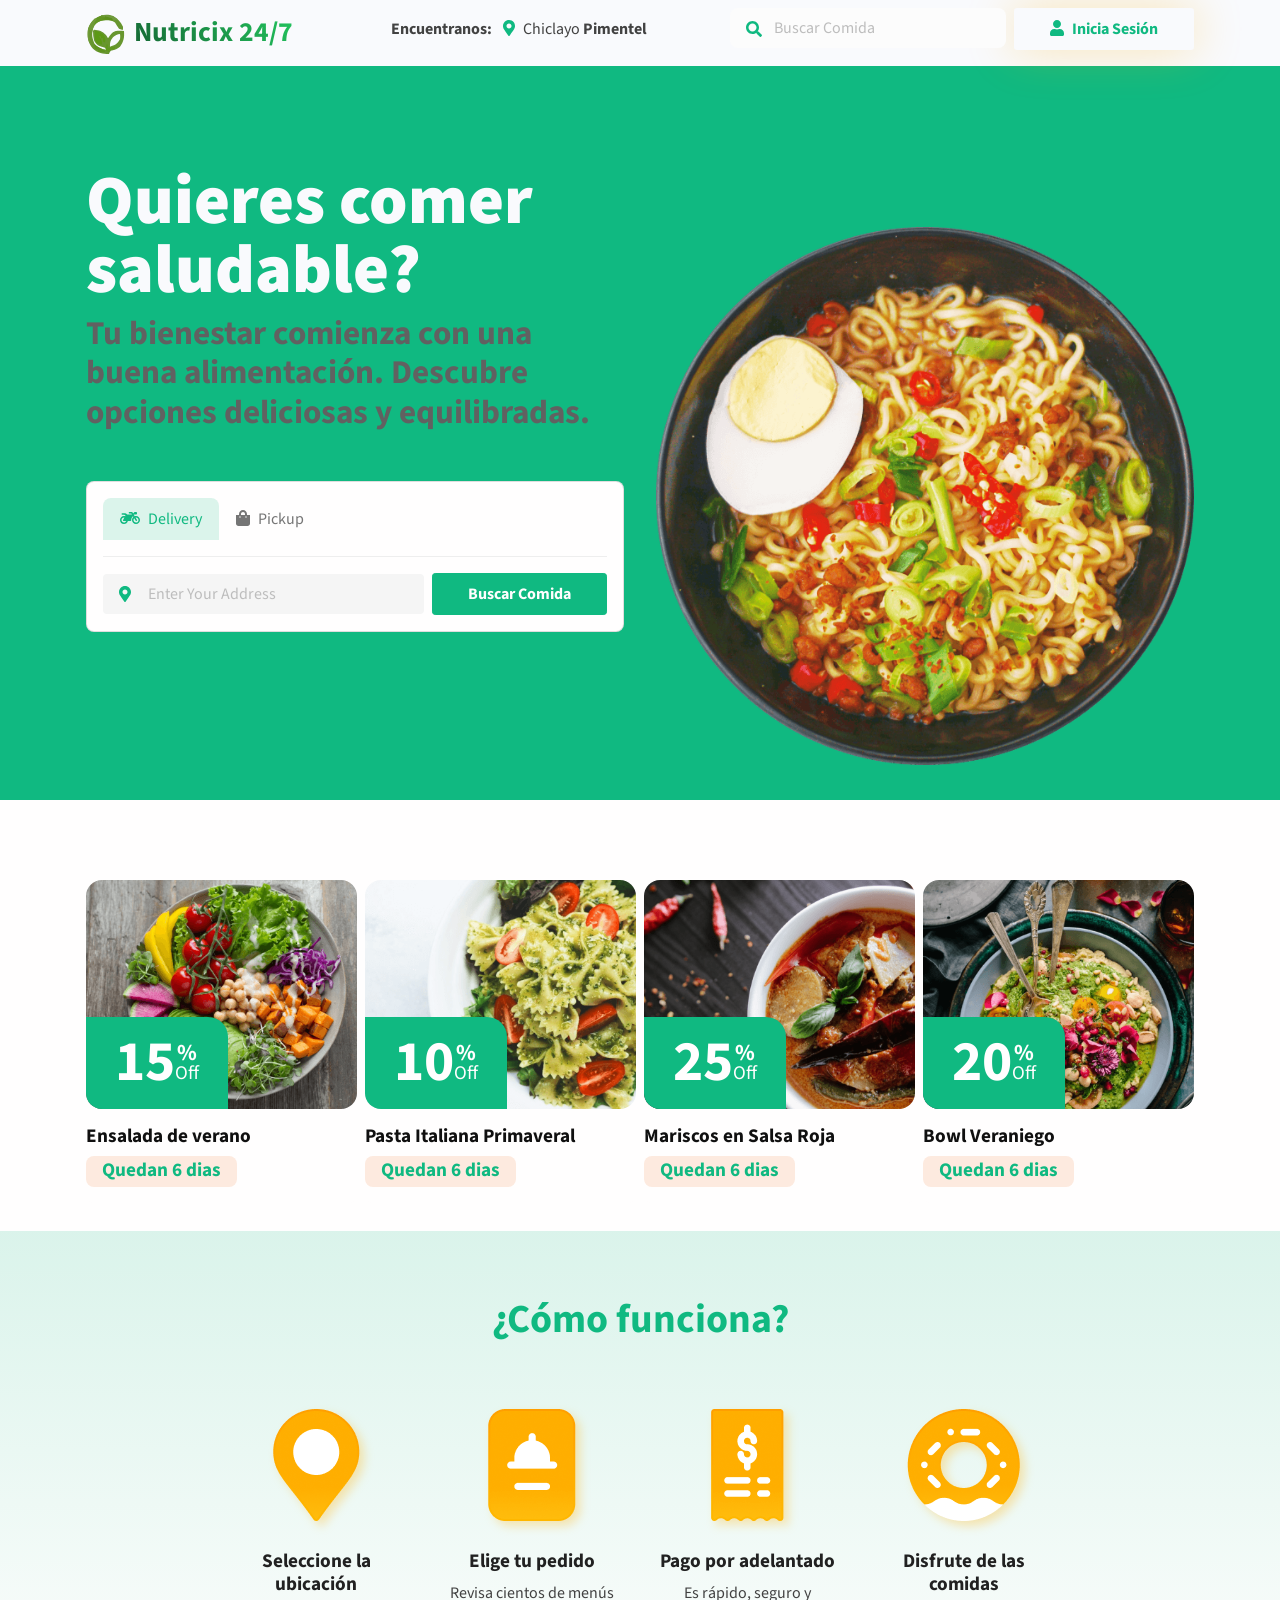
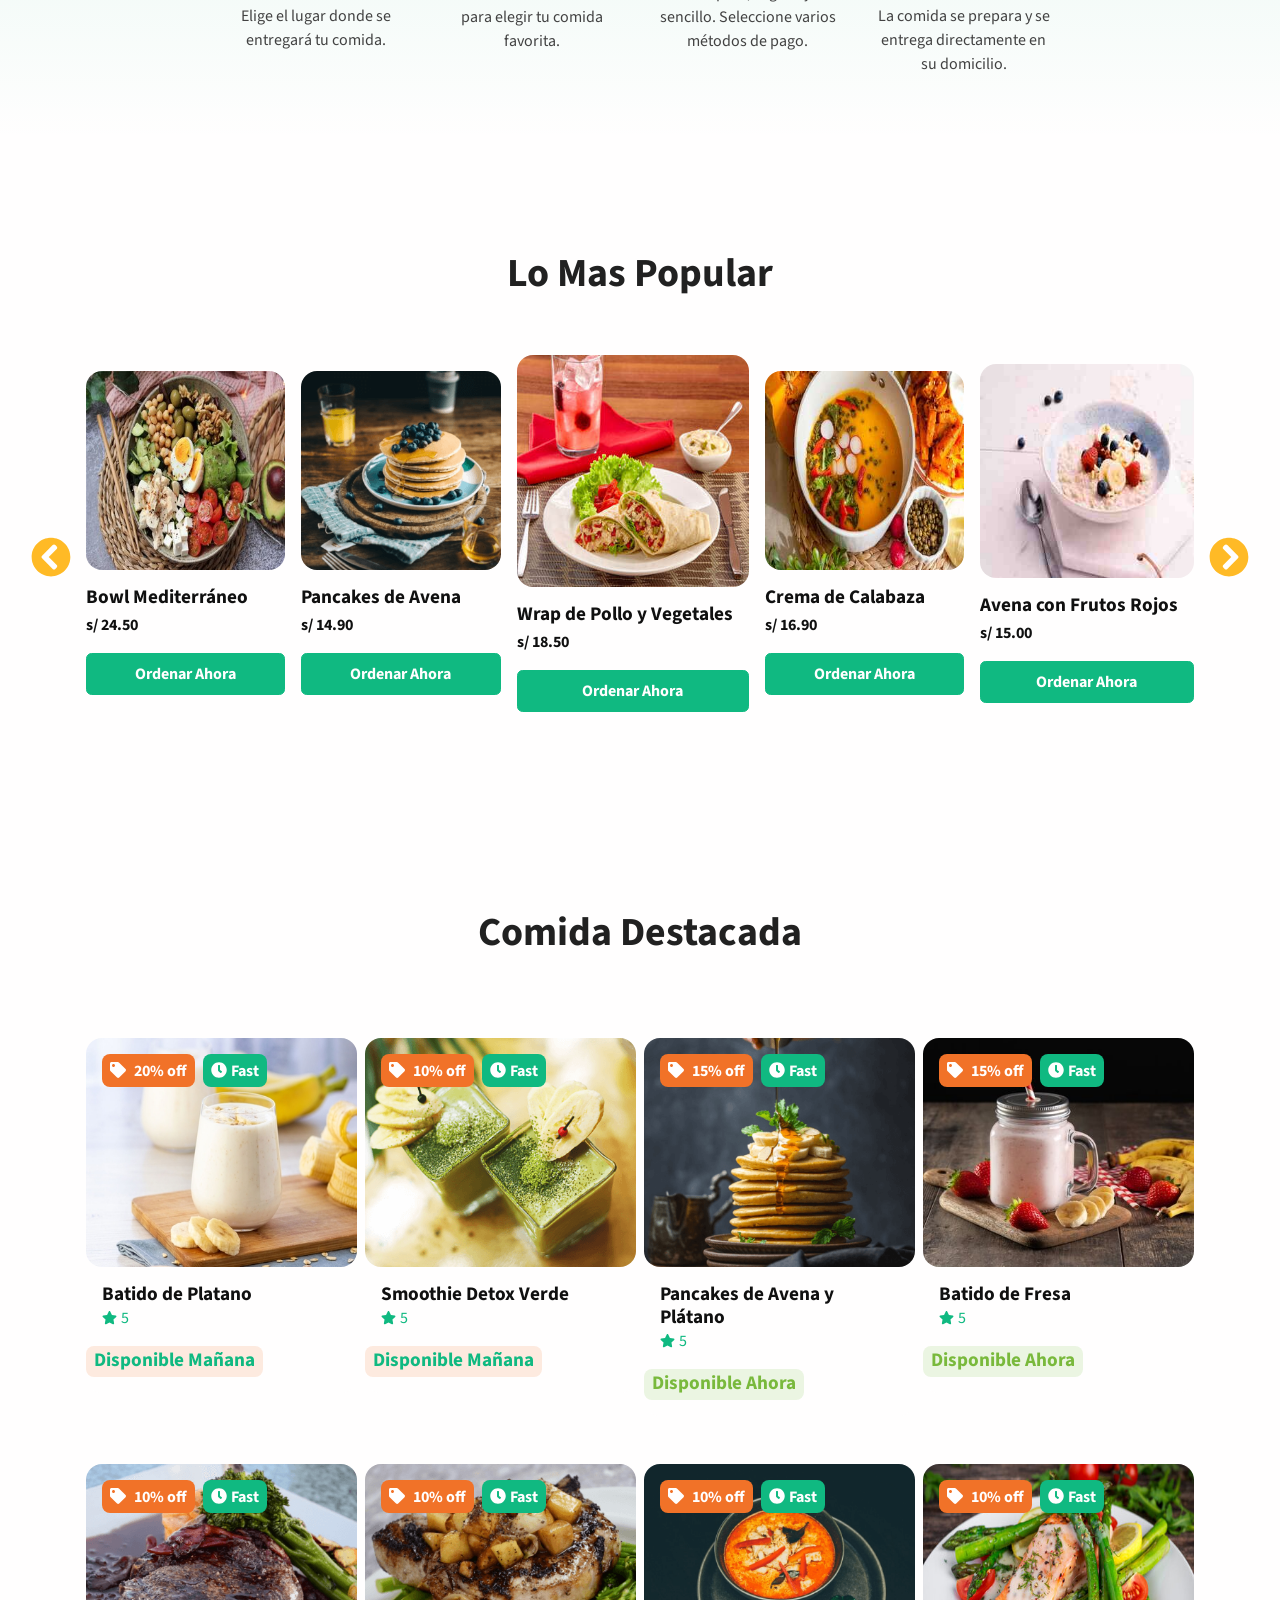
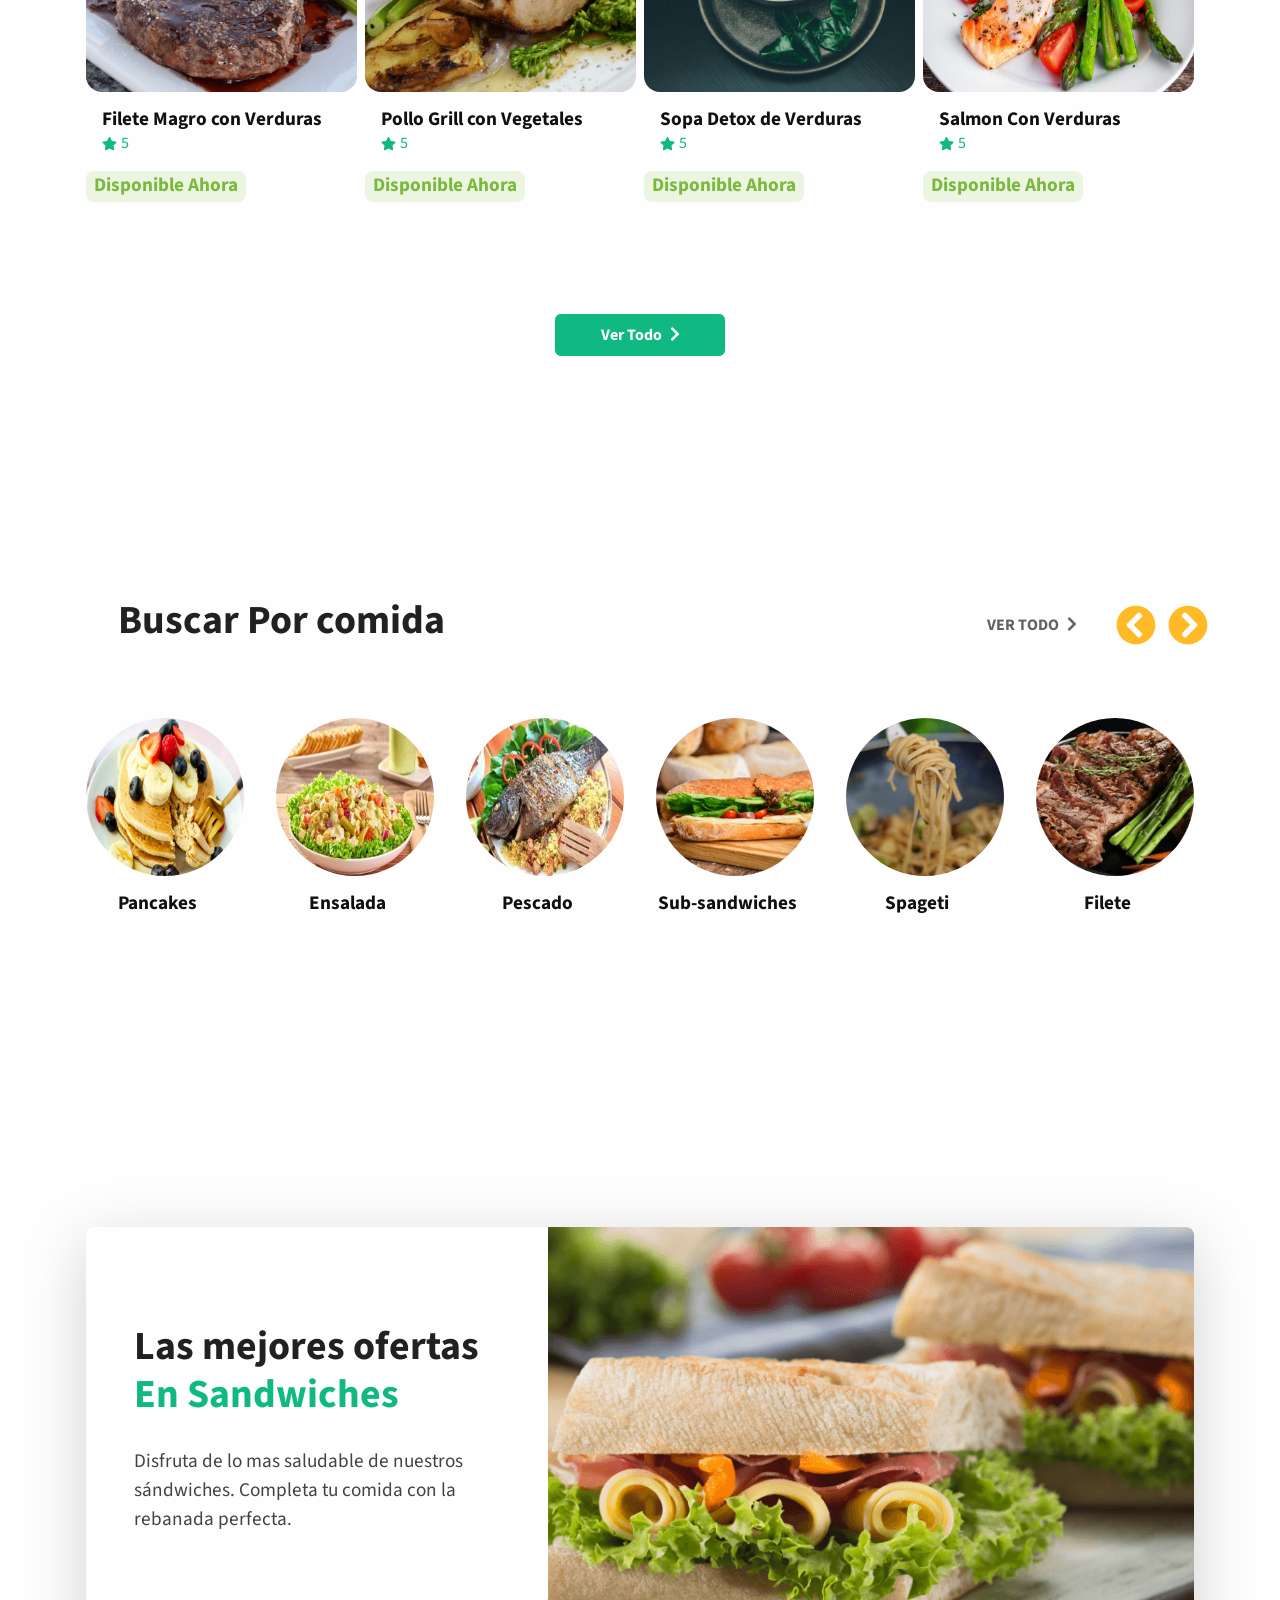
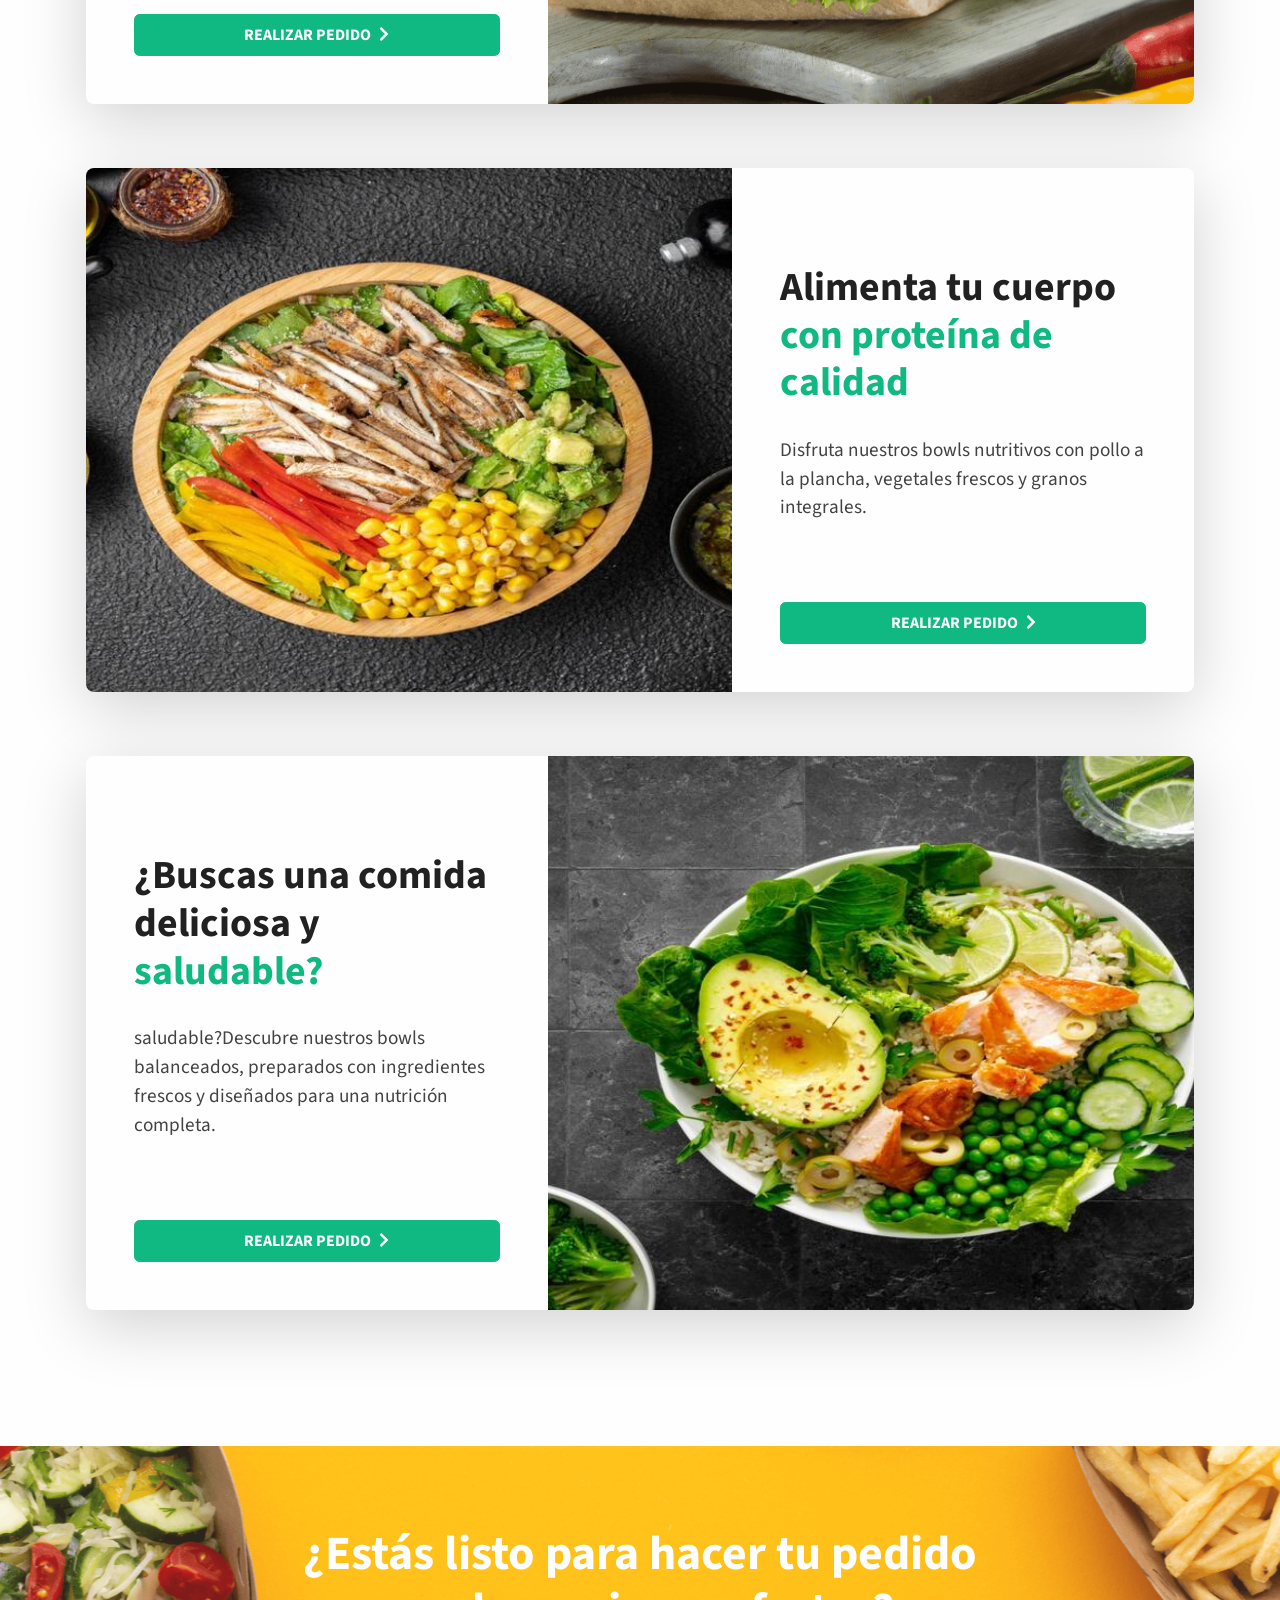
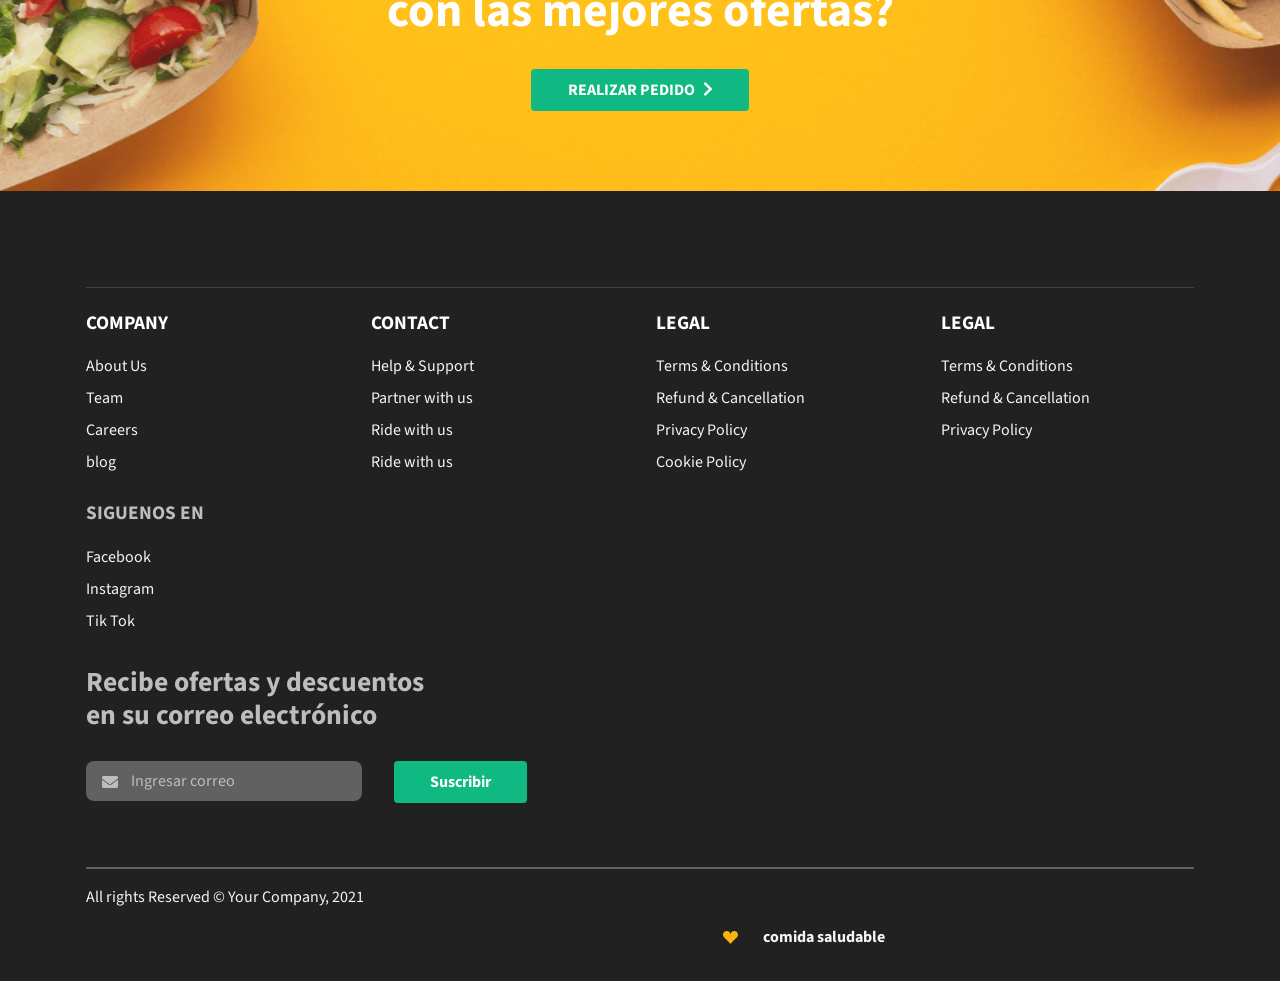
<file: public/index.html>
<!DOCTYPE html>
<html lang="en-US" dir="ltr">

  <head>
    <meta charset="utf-8">
    <meta http-equiv="X-UA-Compatible" content="IE=edge">
    <meta name="viewport" content="width=device-width, initial-scale=1">


    <!-- ===============================================-->
    <!--    Document Title-->
    <!-- ===============================================-->
    <title>Foodwagon | Responsive, Ecommerce &amp; Business Templatee</title>


    <!-- ===============================================-->
    <!--    Favicons-->
    <!-- ===============================================-->
    <link rel="apple-touch-icon" sizes="180x180" href="assets/img/favicons/apple-touch-icon.png">
    <link rel="icon" type="image/png" sizes="32x32" href="assets/img/favicons/favicon-32x32.png">
    <link rel="icon" type="image/png" sizes="16x16" href="assets/img/favicons/favicon-16x16.png">
    <link rel="shortcut icon" type="image/x-icon" href="assets/img/favicons/favicon.ico">
    <link rel="manifest" href="assets/img/favicons/manifest.json">
    <meta name="msapplication-TileImage" content="assets/img/favicons/mstile-150x150.png">
    <meta name="theme-color" content="#ffffff">


    <!-- ===============================================-->
    <!--    Stylesheets-->
    <!-- ===============================================-->
    <link href="assets/css/theme.css" rel="stylesheet" />

  </head>
    <div id="header"></div>

    <script>
    fetch('header.html')
      .then(res => res.text())
      .then(data => {
        document.getElementById('header').innerHTML = data;
      });
    </script>
  <body>

    <!-- ===============================================-->
    <!--    Main Content-->
    <!-- ===============================================--> 
      <section class="py-5 overflow-hidden bg-primary" id="home">
        <div class="container">
          <div class="row flex-center">
            <div class="col-md-5 col-lg-6 order-0 order-md-1 mt-8 mt-md-0"><a class="img-landing-banner" href="#!"><img class="img-fluid" src="assets/img/gallery/hero-header.png" alt="hero-header" /></a></div>
            <div class="col-md-7 col-lg-6 py-8 text-md-start text-center">
              <h1 class="display-1 fs-md-5 fs-lg-6 fs-xl-8 text-light">Quieres comer saludable?</h1>
              <h1 class="text-800 mb-5 fs-4">Tu bienestar comienza con una buena alimentación.<br class="d-none d-xxl-block" /> Descubre opciones deliciosas y equilibradas.</h1>
              <div class="card w-xxl-75">
                <div class="card-body">
                  <nav>
                    <div class="nav nav-tabs" id="nav-tab" role="tablist">
                      <button class="nav-link active mb-3" id="nav-home-tab" data-bs-toggle="tab" data-bs-target="#nav-home" type="button" role="tab" aria-controls="nav-home" aria-selected="true"><i class="fas fa-motorcycle me-2"></i>Delivery</button>
                      <button class="nav-link mb-3" id="nav-profile-tab" data-bs-toggle="tab" data-bs-target="#nav-profile" type="button" role="tab" aria-controls="nav-profile" aria-selected="false"><i class="fas fa-shopping-bag me-2"></i>Pickup</button>
                    </div>
                  </nav>
                  <div class="tab-content mt-3" id="nav-tabContent">
                    <div class="tab-pane fade show active" id="nav-home" role="tabpanel" aria-labelledby="nav-home-tab">
                      <form class="row gx-2 gy-2 align-items-center">
                        <div class="col">
                          <div class="input-group-icon"><i class="fas fa-map-marker-alt text-danger input-box-icon"></i>
                            <label class="visually-hidden" for="inputDelivery">Address</label>
                            <input class="form-control input-box form-foodwagon-control" id="inputDelivery" type="text" placeholder="Enter Your Address" />
                          </div>
                        </div>
                        <div class="d-grid gap-3 col-sm-auto">
                          <button class="btn btn-danger" type="submit">Buscar Comida</button>
                        </div>
                      </form>
                    </div>
                    <div class="tab-pane fade" id="nav-profile" role="tabpanel" aria-labelledby="nav-profile-tab">
                      <form class="row gx-4 gy-2 align-items-center">
                        <div class="col">
                          <div class="input-group-icon"><i class="fas fa-map-marker-alt text-danger input-box-icon"></i>
                            <label class="visually-hidden" for="inputPickup">Address</label>
                            <input class="form-control input-box form-foodwagon-control" id="inputPickup" type="text" placeholder="Enter Your Address" />
                          </div>
                        </div>
                        <div class="d-grid gap-3 col-sm-auto">
                          <button class="btn btn-danger" type="submit">Find Food</button>
                        </div>
                      </form>
                    </div>
                  </div>
                </div>
              </div>
            </div>
          </div>
        </div>
      </section>


      <!-- ============================================-->
      <!-- <section> begin ============================-->
      <section class="py-0">

        <div class="container">
          <div class="row h-100 gx-2 mt-7">
            <div class="col-sm-6 col-lg-3 mb-3 mb-md-0 h-100 pb-4">
              <div class="card card-span h-100">
                <div class="position-relative"> <img class="img-fluid rounded-3 w-100" src="assets/img/gallery/discount-item-1.png" alt="..." />
                  <div class="card-actions">
                    <div class="badge badge-foodwagon bg-primary p-4">
                      <div class="d-flex flex-between-center">
                        <div class="text-white fs-7">15</div>
                        <div class="d-block text-white fs-2">% <br />
                          <div class="fw-normal fs-1 mt-2">Off</div>
                        </div>
                      </div>
                    </div>
                  </div>
                </div>
                <div class="card-body px-0">
                  <h5 class="fw-bold text-1000 text-truncate">Ensalada de verano</h5><span class="badge bg-soft-danger py-2 px-3"><span class="fs-1 text-danger">Quedan 6 dias</span></span>
                </div><a class="stretched-link" href="#"></a>
              </div>
            </div>
            <div class="col-sm-6 col-lg-3 mb-3 mb-md-0 h-100 pb-4">
              <div class="card card-span h-100">
                <div class="position-relative"> <img class="img-fluid rounded-3 w-100" src="assets/img/gallery/discount-item-2.png" alt="..." />
                  <div class="card-actions">
                    <div class="badge badge-foodwagon bg-primary p-4">
                      <div class="d-flex flex-between-center">
                        <div class="text-white fs-7">10</div>
                        <div class="d-block text-white fs-2">% <br />
                          <div class="fw-normal fs-1 mt-2">Off</div>
                        </div>
                      </div>
                    </div>
                  </div>
                </div>
                <div class="card-body px-0">
                  <h5 class="fw-bold text-1000 text-truncate">Pasta Italiana Primaveral</h5><span class="badge bg-soft-danger py-2 px-3"><span class="fs-1 text-danger">Quedan 6 dias</span></span>
                </div><a class="stretched-link" href="#"></a>
              </div>
            </div>
            <div class="col-sm-6 col-lg-3 mb-3 mb-md-0 h-100 pb-4">
              <div class="card card-span h-100">
                <div class="position-relative"> <img class="img-fluid rounded-3 w-100" src="assets/img/gallery/discount-item-3.png" alt="..." />
                  <div class="card-actions">
                    <div class="badge badge-foodwagon bg-primary p-4">
                      <div class="d-flex flex-between-center">
                        <div class="text-white fs-7">25</div>
                        <div class="d-block text-white fs-2">% <br />
                          <div class="fw-normal fs-1 mt-2">Off</div>
                        </div>
                      </div>
                    </div>
                  </div>
                </div>
                <div class="card-body px-0">
                  <h5 class="fw-bold text-1000 text-truncate">Mariscos en Salsa Roja</h5><span class="badge bg-soft-danger py-2 px-3"><span class="fs-1 text-danger">Quedan 6 dias</span></span>
                </div><a class="stretched-link" href="#"></a>
              </div>
            </div>
            <div class="col-sm-6 col-lg-3 mb-3 mb-md-0 h-100 pb-4">
              <div class="card card-span h-100">
                <div class="position-relative"> <img class="img-fluid rounded-3 w-100" src="assets/img/gallery/discount-item-4.png" alt="..." />
                  <div class="card-actions">
                    <div class="badge badge-foodwagon bg-primary p-4">
                      <div class="d-flex flex-between-center">
                        <div class="text-white fs-7">20</div>
                        <div class="d-block text-white fs-2">% <br />
                          <div class="fw-normal fs-1 mt-2">Off</div>
                        </div>
                      </div>
                    </div>
                  </div>
                </div>
                <div class="card-body px-0">
                  <h5 class="fw-bold text-1000 text-truncate">Bowl Veraniego</h5><span class="badge bg-soft-danger py-2 px-3"><span class="fs-1 text-danger">Quedan 6 dias</span></span>
                </div><a class="stretched-link" href="#"></a>
              </div>
            </div>
          </div>
        </div><!-- end of .container-->

      </section>
      <!-- <section> close ============================-->
      <!-- ============================================-->




      <!-- ============================================-->
      <!-- <section> begin ============================-->
      <section class="py-0 bg-primary-gradient">

        <div class="container">
          <div class="row justify-content-center g-0">
            <div class="col-xl-9">
              <div class="col-lg-6 text-center mx-auto mb-3 mb-md-5 mt-4">
                <h5 class="fw-bold text-danger fs-3 fs-lg-5 lh-sm my-6">¿Cómo funciona?</h5>
              </div>
              <div class="row">
                <div class="col-sm-6 col-md-3 mb-6">
                  <div class="text-center"><img class="shadow-icon" src="assets/img/gallery/location.png" height="112" alt="..." />
                    <h5 class="mt-4 fw-bold">Seleccione la ubicación</h5>
                    <p class="mb-md-0">Elige el lugar donde se entregará tu comida.</p>
                  </div>
                </div>
                <div class="col-sm-6 col-md-3 mb-6">
                  <div class="text-center"><img class="shadow-icon" src="assets/img/gallery/order.png" height="112" alt="..." />
                    <h5 class="mt-4 fw-bold">Elige tu pedido</h5>
                    <p class="mb-md-0">Revisa cientos de menús para elegir tu comida favorita.</p>
                  </div>
                </div>
                <div class="col-sm-6 col-md-3 mb-6">
                  <div class="text-center"><img class="shadow-icon" src="assets/img/gallery/pay.png" height="112" alt="..." />
                    <h5 class="mt-4 fw-bold">Pago por adelantado</h5>
                    <p class="mb-md-0">Es rápido, seguro y sencillo. Seleccione varios métodos de pago.</p>
                  </div>
                </div>
                <div class="col-sm-6 col-md-3 mb-6">
                  <div class="text-center"><img class="shadow-icon" src="assets/img/gallery/meals.png" height="112" alt="..." />
                    <h5 class="mt-4 fw-bold">Disfrute de las comidas</h5>
                    <p class="mb-md-0">La comida se prepara y se entrega directamente en su domicilio.</p>
                  </div>
                </div>
              </div>
            </div>
          </div>
        </div><!-- end of .container-->

      </section>
      <!-- <section> close ============================-->
      <!-- ============================================-->




      <!-- ============================================-->
      <!-- <section> begin ============================-->
      <section class="py-4 overflow-hidden">

        <div class="container">
          <div class="row h-100">
            <div class="col-lg-7 mx-auto text-center mt-7 mb-5">
              <h5 class="fw-bold fs-3 fs-lg-5 lh-sm">Lo Mas Popular</h5>
            </div>
            <div class="col-12">
              <div class="carousel slide" id="carouselPopularItems" data-bs-touch="false" data-bs-interval="false">
                <div class="carousel-inner">
                  <div class="carousel-item active" data-bs-interval="10000">
                    <div class="row gx-3 h-100 align-items-center">
                      <div class="col-sm-6 col-md-4 col-xl mb-5 h-100">
                        <div class="card card-span h-100 rounded-3"><img class="img-fluid rounded-3 h-100" src="assets/img/gallery/BowlMediterráneo.jpg" alt="..." />
                          <div class="card-body ps-0">
                            <h5 class="fw-bold text-1000 text-truncate mb-1">Bowl Mediterráneo</h5>
                            <span class="text-1000 fw-bold">s/ 24.50</span>
                          </div>
                        </div>
                        <div class="d-grid gap-2"><a class="btn btn-lg btn-danger" href="#!" role="button">Ordenar Ahora</a></div>
                      </div>
                      <div class="col-sm-6 col-md-4 col-xl mb-5 h-100">
                        <div class="card card-span h-100 rounded-3"><img class="img-fluid rounded-3 h-100" src="assets/img/gallery/toffes-cake.png" alt="..." />
                          <div class="card-body ps-0">
                            <h5 class="fw-bold text-1000 text-truncate mb-1">Pancakes de Avena</h5>
                            <span class="text-1000 fw-bold">s/ 14.90</span>
                          </div>
                        </div>
                        <div class="d-grid gap-2"><a class="btn btn-lg btn-danger" href="#!" role="button">Ordenar Ahora</a></div>
                      </div>
                      <div class="col-sm-6 col-md-4 col-xl mb-5 h-100">
                        <div class="card card-span h-100 rounded-3"><img class="img-fluid rounded-3 h-100" src="assets/img/gallery/WrapdePolloVegetales.jpg" alt="..." />
                          <div class="card-body ps-0">
                            <h5 class="fw-bold text-1000 text-truncate mb-1">Wrap de Pollo y Vegetales</h5>
                            <span class="text-1000 fw-bold">s/ 18.50</span>
                          </div>
                        </div>
                        <div class="d-grid gap-2"><a class="btn btn-lg btn-danger" href="#!" role="button">Ordenar Ahora</a></div>
                      </div>
                      <div class="col-sm-6 col-md-4 col-xl mb-5 h-100">
                        <div class="card card-span h-100 rounded-3"><img class="img-fluid rounded-3 h-100" src="assets/img/gallery/CremaCalabaza.jpg" alt="..." />
                          <div class="card-body ps-0">
                            <h5 class="fw-bold text-1000 text-truncate mb-1">Crema de Calabaza</h5>
                            <span class="text-1000 fw-bold">s/ 16.90</span>
                          </div>
                        </div>
                        <div class="d-grid gap-2"><a class="btn btn-lg btn-danger" href="#!" role="button">Ordenar Ahora</a></div>
                      </div>
                      <div class="col-sm-6 col-md-4 col-xl mb-5 h-100">
                        <div class="card card-span h-100 rounded-3"><img class="img-fluid rounded-3 h-100" src="assets/img/gallery/AvenaconFrutosRojos.jpg" alt="..." />
                          <div class="card-body ps-0">
                            <h5 class="fw-bold text-1000 text-truncate mb-1">Avena con Frutos Rojos</h5>
                            <span class="text-1000 fw-bold">s/ 15.00</span>
                          </div>
                        </div>
                        <div class="d-grid gap-2"><a class="btn btn-lg btn-danger" href="#!" role="button">Ordenar Ahora</a></div>
                      </div>
                    </div>
                  </div>
                  <div class="carousel-item" data-bs-interval="5000">
                    <div class="row gx-3 h-100 align-items-center">
                      <div class="col-sm-6 col-md-4 col-xl mb-5 h-100">
                        <div class="card card-span h-100 rounded-3"><img class="img-fluid rounded-3 h-100" src="assets/img/gallery/YogurGriegoconGranola.jpg" alt="..." />
                          <div class="card-body ps-0">
                            <h5 class="fw-bold text-1000 text-truncate mb-1">Yogur Griego con Granola</h5>
                            <span class="text-1000 fw-bold">s/ 19.90</span>
                          </div>
                        </div>
                        <div class="d-grid gap-2"><a class="btn btn-lg btn-danger" href="#!" role="button">Ordenar Ahora</a></div>
                      </div>
                      <div class="col-sm-6 col-md-4 col-xl mb-5 h-100">
                        <div class="card card-span h-100 rounded-3"><img class="img-fluid rounded-3 h-100" src="assets/img/gallery/SándwichIntegraldePavo.jpg" alt="..." />
                          <div class="card-body ps-0">
                            <h5 class="fw-bold text-1000 text-truncate mb-1">Sándwich Integral de Pavo</h5>
                            <span class="text-1000 fw-bold">s/ 14.30</span>
                          </div>
                        </div>
                        <div class="d-grid gap-2"><a class="btn btn-lg btn-danger" href="#!" role="button">Ordenar Ahora</a></div>
                      </div>
                      <div class="col-sm-6 col-md-4 col-xl mb-5 h-100">
                        <div class="card card-span h-100 rounded-3"><img class="img-fluid rounded-3 h-100" src="assets/img/gallery/OmelettedeEspinaca.jpg" alt="..." />
                          <div class="card-body ps-0">
                            <h5 class="fw-bold text-1000 text-truncate mb-1">Omelette de Espinaca</h5>
                            <span class="text-1000 fw-bold">s/ 10.99</span>
                          </div>
                        </div>
                        <div class="d-grid gap-2"><a class="btn btn-lg btn-danger" href="#!" role="button">Ordenar Ahora</a></div>
                      </div>
                      <div class="col-sm-6 col-md-4 col-xl mb-5 h-100">
                        <div class="card card-span h-100 rounded-3"><img class="img-fluid rounded-3 h-100" src="assets/img/gallery/EnsaladadeGarbanzos.jpg" alt="..." />
                          <div class="card-body ps-0">
                            <h5 class="fw-bold text-1000 text-truncate mb-1">Ensalada de Garbanzos</h5>
                            <span class="text-1000 fw-bold">s/ 14.00</span>
                          </div>
                        </div>
                        <div class="d-grid gap-2"><a class="btn btn-lg btn-danger" href="#!" role="button">Ordenar Ahora</a></div>
                      </div>
                      <div class="col-sm-6 col-md-4 col-xl mb-5 h-100">
                        <div class="card card-span h-100 rounded-3"><img class="img-fluid rounded-3 h-100" src="assets/img/gallery/thai-soup.png" alt="..." />
                          <div class="card-body ps-0">
                            <h5 class="fw-bold text-1000 text-truncate mb-1">Sopa Tailandesa</h5>
                            <span class="text-1000 fw-bold">s/ 12.70</span>
                          </div>
                        </div>
                        <div class="d-grid gap-2"><a class="btn btn-lg btn-danger" href="#!" role="button">Ordenar Ahora</a></div>
                      </div>
                    </div>
                  </div>
                </div>
                <button class="carousel-control-prev carousel-icon" type="button" data-bs-target="#carouselPopularItems" data-bs-slide="prev"><span class="carousel-control-prev-icon hover-top-shadow" aria-hidden="true"></span><span class="visually-hidden">Previous</span></button>
                <button class="carousel-control-next carousel-icon" type="button" data-bs-target="#carouselPopularItems" data-bs-slide="next"><span class="carousel-control-next-icon hover-top-shadow" aria-hidden="true"></span><span class="visually-hidden">Next </span></button>
              </div>
            </div>
          </div>
        </div><!-- end of .container-->

      </section>
      <!-- <section> close ============================-->
      <!-- ============================================-->


      <section id="testimonial">
        <div class="container">
          <div class="row h-100">
            <div class="col-lg-7 mx-auto text-center mb-6">
              <h5 class="fw-bold fs-3 fs-lg-5 lh-sm mb-3">Comida Destacada</h5>
            </div>
          </div>
          <div class="row gx-2">
            <div class="col-sm-6 col-md-4 col-lg-3 h-100 mb-5">
              <div class="card card-span h-100 text-white rounded-3"><img class="img-fluid rounded-3 h-100" src="assets/img/gallery/BatidodePlatano.jpg" alt="..." />
                <div class="card-img-overlay ps-0"><span class="badge bg-danger p-2 ms-3"><i class="fas fa-tag me-2 fs-0"></i><span class="fs-0">20% off</span></span><span class="badge bg-primary ms-2 me-1 p-2"><i class="fas fa-clock me-1 fs-0"></i><span class="fs-0">Fast</span></span></div>
                <div class="card-body ps-0">
                  <div class="d-flex align-items-center mb-3"><img class="img-fluid" alt="" />
                    <div class="flex-1 ms-3">
                      <h5 class="mb-0 fw-bold text-1000">Batido de Platano</h5><span class="text-primary fs--1 me-1"><i class="fas fa-star"></i></span><span class="mb-0 text-primary">5</span>
                    </div>
                  </div><span class="badge bg-soft-danger p-2"><span class="fw-bold fs-1 text-danger">Disponible Mañana</span></span>
                </div>
              </div>
            </div>
            <div class="col-sm-6 col-md-4 col-lg-3 h-100 mb-5">
              <div class="card card-span h-100 text-white rounded-3"><img class="img-fluid rounded-3 h-100" src="assets/img/gallery/pizza-hub.png" alt="..." />
                <div class="card-img-overlay ps-0"><span class="badge bg-danger p-2 ms-3"><i class="fas fa-tag me-2 fs-0"></i><span class="fs-0">10% off</span></span><span class="badge bg-primary ms-2 me-1 p-2"><i class="fas fa-clock me-1 fs-0"></i><span class="fs-0">Fast</span></span></div>
                <div class="card-body ps-0">
                  <div class="d-flex align-items-center mb-3"><img class="img-fluid" alt="" />
                    <div class="flex-1 ms-3">
                      <h5 class="mb-0 fw-bold text-1000">Smoothie Detox Verde</h5><span class="text-primary fs--1 me-1"><i class="fas fa-star"></i></span><span class="mb-0 text-primary">5</span>
                    </div>
                  </div><span class="badge bg-soft-danger p-2"><span class="fw-bold fs-1 text-danger">Disponible Mañana</span></span>
                </div>
              </div>
            </div>
            <div class="col-sm-6 col-md-4 col-lg-3 h-100 mb-5">
              <div class="card card-span h-100 text-white rounded-3"><img class="img-fluid rounded-3 h-100" src="assets/img/gallery/donuts-hut.png" alt="..." />
                <div class="card-img-overlay ps-0"><span class="badge bg-danger p-2 ms-3"><i class="fas fa-tag me-2 fs-0"></i><span class="fs-0">15% off</span></span><span class="badge bg-primary ms-2 me-1 p-2"><i class="fas fa-clock me-1 fs-0"></i><span class="fs-0">Fast</span></span></div>
                <div class="card-body ps-0">
                  <div class="d-flex align-items-center mb-3"><img class="img-fluid" alt="" />
                    <div class="flex-1 ms-3">
                      <h5 class="mb-0 fw-bold text-1000">Pancakes de Avena y Plátano</h5><span class="text-primary fs--1 me-1"><i class="fas fa-star"></i></span><span class="mb-0 text-primary">5</span>
                    </div>
                  </div><span class="badge bg-soft-success p-2"><span class="fw-bold fs-1 text-success">Disponible Ahora</span></span>
                </div>
              </div>
            </div>
            <div class="col-sm-6 col-md-4 col-lg-3 h-100 mb-5">
              <div class="card card-span h-100 text-white rounded-3"><img class="img-fluid rounded-3 h-100" src="assets/img/gallery/BatidodeFresa.jpg" alt="..." />
                <div class="card-img-overlay ps-0"><span class="badge bg-danger p-2 ms-3"><i class="fas fa-tag me-2 fs-0"></i><span class="fs-0">15% off</span></span><span class="badge bg-primary ms-2 me-1 p-2"><i class="fas fa-clock me-1 fs-0"></i><span class="fs-0">Fast</span></span></div>
                <div class="card-body ps-0">
                  <div class="d-flex align-items-center mb-3"><img class="img-fluid" alt="" />
                    <div class="flex-1 ms-3">
                      <h5 class="mb-0 fw-bold text-1000">Batido de Fresa</h5><span class="text-primary fs--1 me-1"><i class="fas fa-star"></i></span><span class="mb-0 text-primary">5</span>
                    </div>
                  </div><span class="badge bg-soft-success p-2"><span class="fw-bold fs-1 text-success">Disponible Ahora</span></span>
                </div>
              </div>
            </div>
            <div class="col-sm-6 col-md-4 col-lg-3 h-100 mb-5">
              <div class="card card-span h-100 text-white rounded-3"><img class="img-fluid rounded-3 h-100" src="assets/img/gallery/ruby-tuesday.png" alt="..." />
                <div class="card-img-overlay ps-0"><span class="badge bg-danger p-2 ms-3"><i class="fas fa-tag me-2 fs-0"></i><span class="fs-0">10% off</span></span><span class="badge bg-primary ms-2 me-1 p-2"><i class="fas fa-clock me-1 fs-0"></i><span class="fs-0">Fast</span></span></div>
                <div class="card-body ps-0">
                  <div class="d-flex align-items-center mb-3"><img class="img-fluid" alt="" />
                    <div class="flex-1 ms-3">
                      <h5 class="mb-0 fw-bold text-1000">Filete Magro con Verduras</h5><span class="text-primary fs--1 me-1"><i class="fas fa-star"></i></span><span class="mb-0 text-primary">5</span>
                    </div>
                  </div><span class="badge bg-soft-success p-2"><span class="fw-bold fs-1 text-success">Disponible Ahora</span></span>
                </div>
              </div>
            </div>
            <div class="col-sm-6 col-md-4 col-lg-3 h-100 mb-5">
              <div class="card card-span h-100 text-white rounded-3"><img class="img-fluid rounded-3 h-100" src="assets/img/gallery/kuakata.png" alt="..." />
                <div class="card-img-overlay ps-0"><span class="badge bg-danger p-2 ms-3"><i class="fas fa-tag me-2 fs-0"></i><span class="fs-0">10% off</span></span><span class="badge bg-primary ms-2 me-1 p-2"><i class="fas fa-clock me-1 fs-0"></i><span class="fs-0">Fast</span></span></div>
                <div class="card-body ps-0">
                  <div class="d-flex align-items-center mb-3"><img class="img-fluid" alt="" />
                    <div class="flex-1 ms-3">
                      <h5 class="mb-0 fw-bold text-1000">Pollo Grill con Vegetales</h5><span class="text-primary fs--1 me-1"><i class="fas fa-star"></i></span><span class="mb-0 text-primary">5</span>
                    </div>
                  </div><span class="badge bg-soft-success p-2"><span class="fw-bold fs-1 text-success">Disponible Ahora</span></span>
                </div>
              </div>
            </div>
            <div class="col-sm-6 col-md-4 col-lg-3 h-100 mb-5">
              <div class="card card-span h-100 text-white rounded-3"><img class="img-fluid rounded-3 h-100" src="assets/img/gallery/red-square.png" alt="..." />
                <div class="card-img-overlay ps-0"><span class="badge bg-danger p-2 ms-3"><i class="fas fa-tag me-2 fs-0"></i><span class="fs-0">10% off</span></span><span class="badge bg-primary ms-2 me-1 p-2"><i class="fas fa-clock me-1 fs-0"></i><span class="fs-0">Fast</span></span></div>
                <div class="card-body ps-0">
                  <div class="d-flex align-items-center mb-3"><img class="img-fluid" alt="" />
                    <div class="flex-1 ms-3">
                      <h5 class="mb-0 fw-bold text-1000">Sopa Detox de Verduras</h5><span class="text-primary fs--1 me-1"><i class="fas fa-star"></i></span><span class="mb-0 text-primary">5</span>
                    </div>
                  </div><span class="badge bg-soft-success p-2"><span class="fw-bold fs-1 text-success">Disponible Ahora</span></span>
                </div>
              </div>
            </div>
            <div class="col-sm-6 col-md-4 col-lg-3 h-100 mb-5">
              <div class="card card-span h-100 text-white rounded-3"><img class="img-fluid rounded-3 h-100" src="assets/img/gallery/SalmonConVerduras.jpg" alt="..." />
                <div class="card-img-overlay ps-0"><span class="badge bg-danger p-2 ms-3"><i class="fas fa-tag me-2 fs-0"></i><span class="fs-0">10% off</span></span><span class="badge bg-primary ms-2 me-1 p-2"><i class="fas fa-clock me-1 fs-0"></i><span class="fs-0">Fast</span></span></div>
                <div class="card-body ps-0">
                  <div class="d-flex align-items-center mb-3"><img class="img-fluid" alt="" />
                    <div class="flex-1 ms-3">
                      <h5 class="mb-0 fw-bold text-1000">Salmon Con Verduras</h5><span class="text-primary fs--1 me-1"><i class="fas fa-star"></i></span><span class="mb-0 text-primary">5</span>
                    </div>
                  </div><span class="badge bg-soft-success p-2"><span class="fw-bold fs-1 text-success">Disponible Ahora</span></span>
                </div>
              </div>
            </div>
            <div class="col-12 d-flex justify-content-center mt-5"> <a class="btn btn-lg btn-primary" href="#!">Ver Todo<i class="fas fa-chevron-right ms-2"> </i></a></div>
          </div>
        </div>
      </section>


      <!-- ============================================-->
      <!-- <section> begin ============================-->
      <section class="py-8 overflow-hidden">

        <div class="container">
          <div class="row flex-center mb-6">
            <div class="col-lg-7">
              <h5 class="fw-bold fs-3 fs-lg-5 lh-sm text-center text-lg-start">Buscar Por comida</h5>
            </div>
            <div class="col-lg-4 text-lg-end text-center"><a class="btn btn-lg text-800 me-2" href="#" role="button">VER TODO<i class="fas fa-chevron-right ms-2"></i></a></div>
            <div class="col-lg-auto position-relative">
              <button class="carousel-control-prev s-icon-prev carousel-icon" type="button" data-bs-target="#carouselSearchByFood" data-bs-slide="prev"><span class="carousel-control-prev-icon hover-top-shadow" aria-hidden="true"></span><span class="visually-hidden">Previous</span></button>
              <button class="carousel-control-next s-icon-next carousel-icon" type="button" data-bs-target="#carouselSearchByFood" data-bs-slide="next"><span class="carousel-control-next-icon hover-top-shadow" aria-hidden="true"></span><span class="visually-hidden">Next</span></button>
            </div>
          </div>
          <div class="row flex-center">
            <div class="col-12">
              <div class="carousel slide" id="carouselSearchByFood" data-bs-touch="false" data-bs-interval="false">
                <div class="carousel-inner">
                  <div class="carousel-item active" data-bs-interval="10000">
                    <div class="row h-100 align-items-center">
                      <div class="col-sm-6 col-md-4 col-xl mb-5 h-100">
                        <div class="card card-span h-100 rounded-circle"><img class="img-fluid rounded-circle h-100" src="assets/img/gallery/Pancakes.jpg" alt="..." />
                          <div class="card-body ps-0">
                            <h5 class="text-center fw-bold text-1000 text-truncate mb-2">Pancakes</h5>
                          </div>
                        </div>
                      </div>
                      <div class="col-sm-6 col-md-4 col-xl mb-5 h-100">
                        <div class="card card-span h-100 rounded-circle"><img class="img-fluid rounded-circle h-100" src="assets/img/gallery/ensalda.jpg" alt="..." />
                          <div class="card-body ps-0">
                            <h5 class="text-center fw-bold text-1000 text-truncate mb-2">Ensalada</h5>
                          </div>
                        </div>
                      </div>
                      <div class="col-sm-6 col-md-4 col-xl mb-5 h-100">
                        <div class="card card-span h-100 rounded-circle"><img class="img-fluid rounded-circle h-100" src="assets/img/gallery/pescado.jpg" alt="..." />
                          <div class="card-body ps-0">
                            <h5 class="text-center fw-bold text-1000 text-truncate mb-2">Pescado</h5>
                          </div>
                        </div>
                      </div>
                      <div class="col-sm-6 col-md-4 col-xl mb-5 h-100">
                        <div class="card card-span h-100 rounded-circle"><img class="img-fluid rounded-circle h-100" src="assets/img/gallery/sub-sandwich.png" alt="..." />
                          <div class="card-body ps-0">
                            <h5 class="text-center fw-bold text-1000 text-truncate mb-2">Sub-sandwiches</h5>
                          </div>
                        </div>
                      </div>
                      <div class="col-sm-6 col-md-4 col-xl mb-5 h-100">
                        <div class="card card-span h-100 rounded-circle"><img class="img-fluid rounded-circle h-100" src="assets/img/gallery/chowmein.png" alt="..." />
                          <div class="card-body ps-0">
                            <h5 class="text-center fw-bold text-1000 text-truncate mb-2">Spageti</h5>
                          </div>
                        </div>
                      </div>
                      <div class="col-sm-6 col-md-4 col-xl mb-5 h-100">
                        <div class="card card-span h-100 rounded-circle"><img class="img-fluid rounded-circle h-100" src="assets/img/gallery/steak.png" alt="..." />
                          <div class="card-body ps-0">
                            <h5 class="text-center fw-bold text-1000 text-truncate mb-2">Filete</h5>
                          </div>
                        </div>
                      </div>
                    </div>
                  </div>
                  <div class="carousel-item" data-bs-interval="5000">
                    <div class="row h-100 align-items-center">
                      <div class="col-sm-6 col-md-4 col-xl mb-5 h-100">
                        <div class="card card-span h-100 rounded-circle"><img class="img-fluid rounded-circle h-100" src="assets/img/gallery/smothie.jpg" alt="..." />
                          <div class="card-body ps-0">
                            <h5 class="text-center fw-bold text-1000 text-truncate mb-2">Smoothie</h5>
                          </div>
                        </div>
                      </div>
                      <div class="col-sm-6 col-md-4 col-xl mb-5 h-100">
                        <div class="card card-span h-100 rounded-circle"><img class="img-fluid rounded-circle h-100" src="assets/img/gallery/crema.jpg" alt="..." />
                          <div class="card-body ps-0">
                            <h5 class="text-center fw-bold text-1000 text-truncate mb-2">Crema</h5>
                          </div>
                        </div>
                      </div>
                      <div class="col-sm-6 col-md-4 col-xl mb-5 h-100">
                        <div class="card card-span h-100 rounded-circle"><img class="img-fluid rounded-circle h-100" src="assets/img/gallery/pollo.jpg" alt="..." />
                          <div class="card-body ps-0">
                            <h5 class="text-center fw-bold text-1000 text-truncate mb-2">Pollo</h5>
                          </div>
                        </div>
                      </div>
                      <div class="col-sm-6 col-md-4 col-xl mb-5 h-100">
                        <div class="card card-span h-100 rounded-circle"><img class="img-fluid rounded-circle h-100" src="assets/img/gallery/avena.jpg" alt="..." />
                          <div class="card-body ps-0">
                            <h5 class="text-center fw-bold text-1000 text-truncate mb-2">Avena</h5>
                          </div>
                        </div>
                      </div>
                      <div class="col-sm-6 col-md-4 col-xl mb-5 h-100">
                        <div class="card card-span h-100 rounded-circle"><img class="img-fluid rounded-circle h-100" src="assets/img/gallery/sopa.jpg" alt="..." />
                          <div class="card-body ps-0">
                            <h5 class="text-center fw-bold text-1000 text-truncate mb-2">Sopa</h5>
                          </div>
                        </div>
                      </div>
                      <div class="col-sm-6 col-md-4 col-xl mb-5 h-100">
                        <div class="card card-span h-100 rounded-circle"><img class="img-fluid rounded-circle h-100" src="assets/img/gallery/batidos.jpg" alt="..." />
                          <div class="card-body ps-0">
                            <h5 class="text-center fw-bold text-1000 text-truncate mb-2">Batido</h5>
                          </div>
                        </div>
                      </div>
                    </div>
                  </div>
                </div>
              </div>
            </div>
          </div>
        </div><!-- end of .container-->

      </section>
      <!-- <section> close ============================-->
      <!-- ============================================-->

      <!-- ============================================-->
      <!-- <section> begin ============================-->
      <section class="pb-5 pt-8">

        <div class="container">
          <div class="row">
            <div class="col-12">
              <div class="card card-span mb-3 shadow-lg">
                <div class="card-body py-0">
                  <div class="row justify-content-center">
                    <div class="col-md-5 col-xl-7 col-xxl-8 g-0 order-0 order-md-1"><img class="img-fluid w-100 fit-cover h-100 rounded-top rounded-md-end rounded-md-top-0" src="assets/img/gallery/crispy-sandwiches.png" alt="..." /></div>
                    <div class="col-md-7 col-xl-5 col-xxl-4 p-4 p-lg-5">
                      <h1 class="card-title mt-xl-5 mb-4">Las mejores ofertas <span class="text-primary">En Sandwiches</span></h1>
                      <p class="fs-1">Disfruta de lo mas saludable de nuestros sándwiches. Completa tu comida con la rebanada perfecta.</p>
                      <div class="d-grid bottom-0"><a class="btn btn-lg btn-primary mt-xl-6" href="#!">REALIZAR PEDIDO<i class="fas fa-chevron-right ms-2"></i></a></div>
                    </div>
                  </div>
                </div>
              </div>
            </div>
          </div>
        </div><!-- end of .container-->

      </section>
      <!-- <section> close ============================-->
      <!-- ============================================-->




      <!-- ============================================-->
      <!-- <section> begin ============================-->
      <section class="py-0">

        <div class="container">
          <div class="row">
            <div class="col-12">
              <div class="card card-span mb-3 shadow-lg">
                <div class="card-body py-0">
                  <div class="row justify-content-center">
                    <div class="col-md-5 col-xl-7 col-xxl-8 g-0 order-md-0"><img class="img-fluid w-100 fit-cover h-100 rounded-top rounded-md-start rounded-md-top-0" src="assets/img/gallery/pollon.jpg" alt="..." /></div>
                    <div class="col-md-7 col-xl-5 col-xxl-4 p-4 p-lg-5">
                      <h1 class="card-title mt-xl-5 mb-4">Alimenta tu cuerpo <span class="text-primary">con proteína de calidad</span></h1>
                      <p class="fs-1">Disfruta nuestros bowls nutritivos con pollo a la plancha, vegetales frescos y granos integrales.</p>
                      <div class="d-grid bottom-0"><a class="btn btn-lg btn-primary mt-xl-6" href="#!">REALIZAR PEDIDO<i class="fas fa-chevron-right ms-2"></i></a></div>
                    </div>
                  </div>
                </div>
              </div>
            </div>
          </div>
        </div><!-- end of .container-->

      </section>
      <!-- <section> close ============================-->
      <!-- ============================================-->




      <!-- ============================================-->
      <!-- <section> begin ============================-->
      <section class="pt-5">

        <div class="container">
          <div class="row">
            <div class="col-12">
              <div class="card card-span mb-3 shadow-lg">
                <div class="card-body py-0">
                  <div class="row justify-content-center">
                    <div class="col-md-5 col-xl-7 col-xxl-8 g-0 order-0 order-md-1"><img class="img-fluid w-100 fit-cover h-100 rounded-top rounded-md-end rounded-md-top-0" src="assets/img/gallery/paltaa.jpg" alt="..." /></div>
                    <div class="col-md-7 col-xl-5 col-xxl-4 p-4 p-lg-5">
                      <h1 class="card-title mt-xl-5 mb-4">¿Buscas una comida deliciosa y <span class="text-primary">saludable?</span></h1>
                      <p class="fs-1">saludable?Descubre nuestros bowls balanceados, preparados con ingredientes frescos y diseñados para una nutrición completa.</p>
                      <div class="d-grid bottom-0"><a class="btn btn-lg btn-primary mt-xl-6" href="#!">REALIZAR PEDIDO<i class="fas fa-chevron-right ms-2"></i></a></div>
                    </div>
                  </div>
                </div>
              </div>
            </div>
          </div>
        </div><!-- end of .container-->

      </section>
      <!-- <section> close ============================-->
      <!-- ============================================-->


      <section class="py-0">
        <div class="bg-holder" style="background-image:url(assets/img/gallery/cta-two-bg.png);background-position:center;background-size:cover;">
        </div>
        <!--/.bg-holder-->

        <div class="container">
          <div class="row flex-center">
            <div class="col-xxl-9 py-7 text-center">
              <h1 class="fw-bold mb-4 text-white fs-6">¿Estás listo para hacer tu pedido <br />con las mejores ofertas? </h1><a class="btn btn-danger" href="#"> REALIZAR PEDIDO<i class="fas fa-chevron-right ms-2"></i></a>
            </div>
          </div>
        </div>
      </section>

    </main>
    <!-- ===============================================-->
    <!--    End of Main Content-->
    <!-- ===============================================-->




    <!-- ===============================================-->
    <!--    JavaScripts-->
    <!-- ===============================================-->
    <script src="vendors/@popperjs/popper.min.js"></script>
    <script src="vendors/bootstrap/bootstrap.min.js"></script>
    <script src="vendors/is/is.min.js"></script>
    <script src="vendors/fontawesome/all.min.js"></script>
    <script src="assets/js/theme.js"></script>

    <link href="https://fonts.googleapis.com/css2?family=Source+Sans+Pro:wght@200;300;400;600;700;900&amp;display=swap" rel="stylesheet">
  </body>
<div id="footer"></div>

<script>
fetch('footer.html')
  .then(res => res.text())
  .then(data => {
    document.getElementById('footer').innerHTML = data;
  });
</script>
</file>
<file: public/assets/css/theme.css>
/* -------------------------------------------------------------------------- */
/*                                 Theme                                      */
/* -------------------------------------------------------------------------- */
/* prettier-ignore */
/* -------------------------------------------------------------------------- */
/*                                  Utilities                                 */
/* -------------------------------------------------------------------------- */
/*-----------------------------------------------
|   Bootstrap Styles
-----------------------------------------------*/
/*!
 * Bootstrap v5.0.0-alpha1 (https://getbootstrap.com/)
 * Copyright 2011-2020 The Bootstrap Authors
 * Copyright 2011-2020 Twitter, Inc.
 * Licensed under MIT (https://github.com/twbs/bootstrap/blob/main/LICENSE)
 */
:root {
  --bs-blue: #2780ED;
  --bs-indigo: #6237FF;
  --bs-purple: #A71CFF;
  --bs-pink: #D42DA3;
  --bs-red: #F17228;
  --bs-orange: #F17228;
  --bs-yellow: #FFB30E;
  --bs-green: #79B93C;
  --bs-teal: #53F283;
  --bs-cyan: #24FFEA;
  --bs-white: #FFFEFE;
  --bs-gray: #9E9E9E;
  --bs-gray-dark: #616161;
  --bs-primary: #FFB30E;
  --bs-secondary: #2780ED;
  --bs-success: #79B93C;
  --bs-info: #24FFEA;
  --bs-warning: #FFB30E;
  --bs-danger: #F17228;
  --bs-light: #F9FAFD;
  --bs-dark: #212121;
  --bs-font-sans-serif: "Source Sans Pro", "Open Sans", -apple-system, BlinkMacSystemFont, "Segoe UI", "Helvetica Neue", Arial, sans-serif, "Apple Color Emoji", "Segoe UI Emoji", "Segoe UI Symbol";
  --bs-font-monospace: "SFMono-Regular", Menlo, Monaco, Consolas, "Liberation Mono", "Courier New", monospace;
  --bs-gradient: linear-gradient(180deg, rgba(255, 254, 254, 0.15), rgba(255, 254, 254, 0));
}

*,
*::before,
*::after {
  -webkit-box-sizing: border-box;
  box-sizing: border-box;
}

@media (prefers-reduced-motion: no-preference) {
  :root {
    scroll-behavior: smooth;
  }
}

body {
  margin: 0;
  font-family: "Source Sans Pro", -apple-system, BlinkMacSystemFont, "Segoe UI", "Helvetica Neue", Arial, sans-serif, "Apple Color Emoji", "Segoe UI Emoji", "Segoe UI Symbol";
  font-size: 1rem;
  font-weight: 400;
  line-height: 1.5;
  color: #424242;
  background-color: #FFFEFE;
  -webkit-text-size-adjust: 100%;
  -webkit-tap-highlight-color: rgba(0, 0, 0, 0);
}

hr {
  margin: 1rem 0;
  color: #EEEEEE;
  background-color: currentColor;
  border: 0;
  opacity: 1;
}

hr:not([size]) {
  height: 1px;
}

h1, .h1, h2, .h2, h3, .h3, h4, .h4, h5, .h5, h6, .h6 {
  margin-top: 0;
  margin-bottom: 0.5rem;
  font-family: "Source Sans Pro", "Open Sans", -apple-system, BlinkMacSystemFont, "Segoe UI", "Helvetica Neue", Arial, sans-serif, "Apple Color Emoji", "Segoe UI Emoji", "Segoe UI Symbol";
  font-weight: 700;
  line-height: 1.2;
  color: #212121;
}

h1, .h1 {
  font-size: calc(1.37383rem + 1.48598vw);
}

@media (min-width: 1200px) {
  h1, .h1 {
    font-size: 2.48832rem;
  }
}

h2, .h2 {
  font-size: calc(1.33236rem + 0.98832vw);
}

@media (min-width: 1200px) {
  h2, .h2 {
    font-size: 2.0736rem;
  }
}

h3, .h3 {
  font-size: calc(1.2978rem + 0.5736vw);
}

@media (min-width: 1200px) {
  h3, .h3 {
    font-size: 1.728rem;
  }
}

h4, .h4 {
  font-size: calc(1.269rem + 0.228vw);
}

@media (min-width: 1200px) {
  h4, .h4 {
    font-size: 1.44rem;
  }
}

h5, .h5 {
  font-size: 1.2rem;
}

h6, .h6 {
  font-size: 0.83333rem;
}

p {
  margin-top: 0;
  margin-bottom: 1rem;
}

abbr[title],
abbr[data-bs-original-title] {
  -webkit-text-decoration: underline dotted;
  text-decoration: underline dotted;
  cursor: help;
  -webkit-text-decoration-skip-ink: none;
  text-decoration-skip-ink: none;
}

address {
  margin-bottom: 1rem;
  font-style: normal;
  line-height: inherit;
}

ol,
ul {
  padding-left: 2rem;
}

ol,
ul,
dl {
  margin-top: 0;
  margin-bottom: 1rem;
}

ol ol,
ul ul,
ol ul,
ul ol {
  margin-bottom: 0;
}

dt {
  font-weight: 700;
}

dd {
  margin-bottom: .5rem;
  margin-left: 0;
}

blockquote {
  margin: 0 0 1rem;
}

b,
strong {
  font-weight: 800;
}

small, .small {
  font-size: 75%;
}

mark, .mark {
  padding: 0.2em;
  background-color: #fcf8e3;
}

sub,
sup {
  position: relative;
  font-size: 0.75em;
  line-height: 0;
  vertical-align: baseline;
}

sub {
  bottom: -.25em;
}

sup {
  top: -.5em;
}

a {
  color: #212121;
  text-decoration: none;
}

a:hover {
  color: #1a1a1a;
  text-decoration: none;
}

a:not([href]):not([class]), a:not([href]):not([class]):hover {
  color: inherit;
  text-decoration: none;
}

pre,
code,
kbd,
samp {
  font-family: var(--bs-font-monospace);
  font-size: 1em;
  direction: ltr /* rtl:ignore */;
  unicode-bidi: bidi-override;
}

pre {
  display: block;
  margin-top: 0;
  margin-bottom: 1rem;
  overflow: auto;
  font-size: 75%;
}

pre code {
  font-size: inherit;
  color: inherit;
  word-break: normal;
}

code {
  font-size: 75%;
  color: #D42DA3;
  word-wrap: break-word;
}

a > code {
  color: inherit;
}

kbd {
  padding: 0.2rem 0.4rem;
  font-size: 75%;
  color: #FFFEFE;
  background-color: #424242;
  border-radius: 0.25rem;
}

kbd kbd {
  padding: 0;
  font-size: 1em;
  font-weight: 700;
}

figure {
  margin: 0 0 1rem;
}

img,
svg {
  vertical-align: middle;
}

table {
  caption-side: bottom;
  border-collapse: collapse;
}

caption {
  padding-top: 0.5rem;
  padding-bottom: 0.5rem;
  color: #BDBDBD;
  text-align: left;
}

th {
  text-align: inherit;
  text-align: -webkit-match-parent;
}

thead,
tbody,
tfoot,
tr,
td,
th {
  border-color: inherit;
  border-style: solid;
  border-width: 0;
}

label {
  display: inline-block;
}

button {
  border-radius: 0;
}

button:focus:not(:focus-visible) {
  outline: 0;
}

input,
button,
select,
optgroup,
textarea {
  margin: 0;
  font-family: inherit;
  font-size: inherit;
  line-height: inherit;
}

button,
select {
  text-transform: none;
}

[role="button"] {
  cursor: pointer;
}

select {
  word-wrap: normal;
}

select:disabled {
  opacity: 1;
}

[list]::-webkit-calendar-picker-indicator {
  display: none;
}

button,
[type="button"],
[type="reset"],
[type="submit"] {
  -webkit-appearance: button;
}

button:not(:disabled),
[type="button"]:not(:disabled),
[type="reset"]:not(:disabled),
[type="submit"]:not(:disabled) {
  cursor: pointer;
}

::-moz-focus-inner {
  padding: 0;
  border-style: none;
}

textarea {
  resize: vertical;
}

fieldset {
  min-width: 0;
  padding: 0;
  margin: 0;
  border: 0;
}

legend {
  float: left;
  width: 100%;
  padding: 0;
  margin-bottom: 0.5rem;
  font-size: calc(1.275rem + 0.3vw);
  line-height: inherit;
}

@media (min-width: 1200px) {
  legend {
    font-size: 1.5rem;
  }
}

legend + * {
  clear: left;
}

::-webkit-datetime-edit-fields-wrapper,
::-webkit-datetime-edit-text,
::-webkit-datetime-edit-minute,
::-webkit-datetime-edit-hour-field,
::-webkit-datetime-edit-day-field,
::-webkit-datetime-edit-month-field,
::-webkit-datetime-edit-year-field {
  padding: 0;
}

::-webkit-inner-spin-button {
  height: auto;
}

[type="search"] {
  outline-offset: -2px;
  -webkit-appearance: textfield;
}

/* rtl:raw:
[type="tel"],
[type="url"],
[type="email"],
[type="number"] {
  direction: ltr;
}
*/
::-webkit-search-decoration {
  -webkit-appearance: none;
}

::-webkit-color-swatch-wrapper {
  padding: 0;
}

::file-selector-button {
  font: inherit;
}

::-webkit-file-upload-button {
  font: inherit;
  -webkit-appearance: button;
}

output {
  display: inline-block;
}

iframe {
  border: 0;
}

summary {
  display: list-item;
  cursor: pointer;
}

progress {
  vertical-align: baseline;
}

[hidden] {
  display: none !important;
}

.lead {
  font-size: 1.2rem;
  font-weight: 400;
}

.display-1 {
  font-size: calc(1.55498rem + 3.65978vw);
  font-weight: 900;
  line-height: 1;
}

@media (min-width: 1200px) {
  .display-1 {
    font-size: 4.29982rem;
  }
}

.display-2 {
  font-size: calc(1.48332rem + 2.79982vw);
  font-weight: 900;
  line-height: 1;
}

@media (min-width: 1200px) {
  .display-2 {
    font-size: 3.58318rem;
  }
}

.display-3 {
  font-size: calc(1.4236rem + 2.08318vw);
  font-weight: 900;
  line-height: 1;
}

@media (min-width: 1200px) {
  .display-3 {
    font-size: 2.98598rem;
  }
}

.display-4 {
  font-size: calc(1.37383rem + 1.48598vw);
  font-weight: 900;
  line-height: 1;
}

@media (min-width: 1200px) {
  .display-4 {
    font-size: 2.48832rem;
  }
}

.display-5 {
  font-size: calc(1.33236rem + 0.98832vw);
  font-weight: 900;
  line-height: 1;
}

@media (min-width: 1200px) {
  .display-5 {
    font-size: 2.0736rem;
  }
}

.display-6 {
  font-size: calc(1.2978rem + 0.5736vw);
  font-weight: 900;
  line-height: 1;
}

@media (min-width: 1200px) {
  .display-6 {
    font-size: 1.728rem;
  }
}

.list-unstyled {
  padding-left: 0;
  list-style: none;
}

.list-inline {
  padding-left: 0;
  list-style: none;
}

.list-inline-item {
  display: inline-block;
}

.list-inline-item:not(:last-child) {
  margin-right: 0.5rem;
}

.initialism {
  font-size: 75%;
  text-transform: uppercase;
}

.blockquote {
  margin-bottom: 1rem;
  font-size: 1.2rem;
}

.blockquote > :last-child {
  margin-bottom: 0;
}

.blockquote-footer {
  margin-top: -1rem;
  margin-bottom: 1rem;
  font-size: 75%;
  color: #9E9E9E;
}

.blockquote-footer::before {
  content: "\2014\00A0";
}

.img-fluid {
  max-width: 100%;
  height: auto;
}

.img-thumbnail {
  padding: 0.25rem;
  background-color: #FFFEFE;
  border: 1px solid #EEEEEE;
  border-radius: 0.5rem;
  max-width: 100%;
  height: auto;
}

.figure {
  display: inline-block;
}

.figure-img {
  margin-bottom: 0.5rem;
  line-height: 1;
}

.figure-caption {
  font-size: 75%;
  color: #9E9E9E;
}

.container,
.container-fluid,
.container-sm,
.container-md,
.container-lg,
.container-xl,
.container-xxl {
  width: 100%;
  padding-right: var(--bs-gutter-x, 1rem);
  padding-left: var(--bs-gutter-x, 1rem);
  margin-right: auto;
  margin-left: auto;
}

@media (min-width: 576px) {
  .container, .container-sm {
    max-width: 540px;
  }
}

@media (min-width: 768px) {
  .container, .container-sm, .container-md {
    max-width: 720px;
  }
}

@media (min-width: 992px) {
  .container, .container-sm, .container-md, .container-lg {
    max-width: 960px;
  }
}

@media (min-width: 1200px) {
  .container, .container-sm, .container-md, .container-lg, .container-xl {
    max-width: 1140px;
  }
}

@media (min-width: 1540px) {
  .container, .container-sm, .container-md, .container-lg, .container-xl, .container-xxl {
    max-width: 1480px;
  }
}

.row {
  --bs-gutter-x: 2rem;
  --bs-gutter-y: 0;
  display: -webkit-box;
  display: -ms-flexbox;
  display: flex;
  -ms-flex-wrap: wrap;
  flex-wrap: wrap;
  margin-top: calc(var(--bs-gutter-y) * -1);
  margin-right: calc(var(--bs-gutter-x) / -2);
  margin-left: calc(var(--bs-gutter-x) / -2);
}

.row > * {
  -ms-flex-negative: 0;
  flex-shrink: 0;
  width: 100%;
  max-width: 100%;
  padding-right: calc(var(--bs-gutter-x) / 2);
  padding-left: calc(var(--bs-gutter-x) / 2);
  margin-top: var(--bs-gutter-y);
}

.col {
  -webkit-box-flex: 1;
  -ms-flex: 1 0 0%;
  flex: 1 0 0%;
}

.row-cols-auto > * {
  -webkit-box-flex: 0;
  -ms-flex: 0 0 auto;
  flex: 0 0 auto;
  width: auto;
}

.row-cols-1 > * {
  -webkit-box-flex: 0;
  -ms-flex: 0 0 auto;
  flex: 0 0 auto;
  width: 100%;
}

.row-cols-2 > * {
  -webkit-box-flex: 0;
  -ms-flex: 0 0 auto;
  flex: 0 0 auto;
  width: 50%;
}

.row-cols-3 > * {
  -webkit-box-flex: 0;
  -ms-flex: 0 0 auto;
  flex: 0 0 auto;
  width: 33.33333%;
}

.row-cols-4 > * {
  -webkit-box-flex: 0;
  -ms-flex: 0 0 auto;
  flex: 0 0 auto;
  width: 25%;
}

.row-cols-5 > * {
  -webkit-box-flex: 0;
  -ms-flex: 0 0 auto;
  flex: 0 0 auto;
  width: 20%;
}

.row-cols-6 > * {
  -webkit-box-flex: 0;
  -ms-flex: 0 0 auto;
  flex: 0 0 auto;
  width: 16.66667%;
}

.col-auto {
  -webkit-box-flex: 0;
  -ms-flex: 0 0 auto;
  flex: 0 0 auto;
  width: auto;
}

.col-1 {
  -webkit-box-flex: 0;
  -ms-flex: 0 0 auto;
  flex: 0 0 auto;
  width: 8.33333%;
}

.col-2 {
  -webkit-box-flex: 0;
  -ms-flex: 0 0 auto;
  flex: 0 0 auto;
  width: 16.66667%;
}

.col-3 {
  -webkit-box-flex: 0;
  -ms-flex: 0 0 auto;
  flex: 0 0 auto;
  width: 25%;
}

.col-4 {
  -webkit-box-flex: 0;
  -ms-flex: 0 0 auto;
  flex: 0 0 auto;
  width: 33.33333%;
}

.col-5 {
  -webkit-box-flex: 0;
  -ms-flex: 0 0 auto;
  flex: 0 0 auto;
  width: 41.66667%;
}

.col-6 {
  -webkit-box-flex: 0;
  -ms-flex: 0 0 auto;
  flex: 0 0 auto;
  width: 50%;
}

.col-7 {
  -webkit-box-flex: 0;
  -ms-flex: 0 0 auto;
  flex: 0 0 auto;
  width: 58.33333%;
}

.col-8 {
  -webkit-box-flex: 0;
  -ms-flex: 0 0 auto;
  flex: 0 0 auto;
  width: 66.66667%;
}

.col-9 {
  -webkit-box-flex: 0;
  -ms-flex: 0 0 auto;
  flex: 0 0 auto;
  width: 75%;
}

.col-10 {
  -webkit-box-flex: 0;
  -ms-flex: 0 0 auto;
  flex: 0 0 auto;
  width: 83.33333%;
}

.col-11 {
  -webkit-box-flex: 0;
  -ms-flex: 0 0 auto;
  flex: 0 0 auto;
  width: 91.66667%;
}

.col-12 {
  -webkit-box-flex: 0;
  -ms-flex: 0 0 auto;
  flex: 0 0 auto;
  width: 100%;
}

.offset-1 {
  margin-left: 8.33333%;
}

.offset-2 {
  margin-left: 16.66667%;
}

.offset-3 {
  margin-left: 25%;
}

.offset-4 {
  margin-left: 33.33333%;
}

.offset-5 {
  margin-left: 41.66667%;
}

.offset-6 {
  margin-left: 50%;
}

.offset-7 {
  margin-left: 58.33333%;
}

.offset-8 {
  margin-left: 66.66667%;
}

.offset-9 {
  margin-left: 75%;
}

.offset-10 {
  margin-left: 83.33333%;
}

.offset-11 {
  margin-left: 91.66667%;
}

.g-0,
.gx-0 {
  --bs-gutter-x: 0;
}

.g-0,
.gy-0 {
  --bs-gutter-y: 0;
}

.g-1,
.gx-1 {
  --bs-gutter-x: 0.25rem;
}

.g-1,
.gy-1 {
  --bs-gutter-y: 0.25rem;
}

.g-2,
.gx-2 {
  --bs-gutter-x: 0.5rem;
}

.g-2,
.gy-2 {
  --bs-gutter-y: 0.5rem;
}

.g-3,
.gx-3 {
  --bs-gutter-x: 1rem;
}

.g-3,
.gy-3 {
  --bs-gutter-y: 1rem;
}

.g-4,
.gx-4 {
  --bs-gutter-x: 1.8rem;
}

.g-4,
.gy-4 {
  --bs-gutter-y: 1.8rem;
}

.g-5,
.gx-5 {
  --bs-gutter-x: 3rem;
}

.g-5,
.gy-5 {
  --bs-gutter-y: 3rem;
}

.g-6,
.gx-6 {
  --bs-gutter-x: 4rem;
}

.g-6,
.gy-6 {
  --bs-gutter-y: 4rem;
}

.g-7,
.gx-7 {
  --bs-gutter-x: 5rem;
}

.g-7,
.gy-7 {
  --bs-gutter-y: 5rem;
}

.g-8,
.gx-8 {
  --bs-gutter-x: 7.5rem;
}

.g-8,
.gy-8 {
  --bs-gutter-y: 7.5rem;
}

.g-9,
.gx-9 {
  --bs-gutter-x: 10rem;
}

.g-9,
.gy-9 {
  --bs-gutter-y: 10rem;
}

.g-10,
.gx-10 {
  --bs-gutter-x: 12.5rem;
}

.g-10,
.gy-10 {
  --bs-gutter-y: 12.5rem;
}

.g-11,
.gx-11 {
  --bs-gutter-x: 15rem;
}

.g-11,
.gy-11 {
  --bs-gutter-y: 15rem;
}

@media (min-width: 576px) {
  .col-sm {
    -webkit-box-flex: 1;
    -ms-flex: 1 0 0%;
    flex: 1 0 0%;
  }
  .row-cols-sm-auto > * {
    -webkit-box-flex: 0;
    -ms-flex: 0 0 auto;
    flex: 0 0 auto;
    width: auto;
  }
  .row-cols-sm-1 > * {
    -webkit-box-flex: 0;
    -ms-flex: 0 0 auto;
    flex: 0 0 auto;
    width: 100%;
  }
  .row-cols-sm-2 > * {
    -webkit-box-flex: 0;
    -ms-flex: 0 0 auto;
    flex: 0 0 auto;
    width: 50%;
  }
  .row-cols-sm-3 > * {
    -webkit-box-flex: 0;
    -ms-flex: 0 0 auto;
    flex: 0 0 auto;
    width: 33.33333%;
  }
  .row-cols-sm-4 > * {
    -webkit-box-flex: 0;
    -ms-flex: 0 0 auto;
    flex: 0 0 auto;
    width: 25%;
  }
  .row-cols-sm-5 > * {
    -webkit-box-flex: 0;
    -ms-flex: 0 0 auto;
    flex: 0 0 auto;
    width: 20%;
  }
  .row-cols-sm-6 > * {
    -webkit-box-flex: 0;
    -ms-flex: 0 0 auto;
    flex: 0 0 auto;
    width: 16.66667%;
  }
  .col-sm-auto {
    -webkit-box-flex: 0;
    -ms-flex: 0 0 auto;
    flex: 0 0 auto;
    width: auto;
  }
  .col-sm-1 {
    -webkit-box-flex: 0;
    -ms-flex: 0 0 auto;
    flex: 0 0 auto;
    width: 8.33333%;
  }
  .col-sm-2 {
    -webkit-box-flex: 0;
    -ms-flex: 0 0 auto;
    flex: 0 0 auto;
    width: 16.66667%;
  }
  .col-sm-3 {
    -webkit-box-flex: 0;
    -ms-flex: 0 0 auto;
    flex: 0 0 auto;
    width: 25%;
  }
  .col-sm-4 {
    -webkit-box-flex: 0;
    -ms-flex: 0 0 auto;
    flex: 0 0 auto;
    width: 33.33333%;
  }
  .col-sm-5 {
    -webkit-box-flex: 0;
    -ms-flex: 0 0 auto;
    flex: 0 0 auto;
    width: 41.66667%;
  }
  .col-sm-6 {
    -webkit-box-flex: 0;
    -ms-flex: 0 0 auto;
    flex: 0 0 auto;
    width: 50%;
  }
  .col-sm-7 {
    -webkit-box-flex: 0;
    -ms-flex: 0 0 auto;
    flex: 0 0 auto;
    width: 58.33333%;
  }
  .col-sm-8 {
    -webkit-box-flex: 0;
    -ms-flex: 0 0 auto;
    flex: 0 0 auto;
    width: 66.66667%;
  }
  .col-sm-9 {
    -webkit-box-flex: 0;
    -ms-flex: 0 0 auto;
    flex: 0 0 auto;
    width: 75%;
  }
  .col-sm-10 {
    -webkit-box-flex: 0;
    -ms-flex: 0 0 auto;
    flex: 0 0 auto;
    width: 83.33333%;
  }
  .col-sm-11 {
    -webkit-box-flex: 0;
    -ms-flex: 0 0 auto;
    flex: 0 0 auto;
    width: 91.66667%;
  }
  .col-sm-12 {
    -webkit-box-flex: 0;
    -ms-flex: 0 0 auto;
    flex: 0 0 auto;
    width: 100%;
  }
  .offset-sm-0 {
    margin-left: 0;
  }
  .offset-sm-1 {
    margin-left: 8.33333%;
  }
  .offset-sm-2 {
    margin-left: 16.66667%;
  }
  .offset-sm-3 {
    margin-left: 25%;
  }
  .offset-sm-4 {
    margin-left: 33.33333%;
  }
  .offset-sm-5 {
    margin-left: 41.66667%;
  }
  .offset-sm-6 {
    margin-left: 50%;
  }
  .offset-sm-7 {
    margin-left: 58.33333%;
  }
  .offset-sm-8 {
    margin-left: 66.66667%;
  }
  .offset-sm-9 {
    margin-left: 75%;
  }
  .offset-sm-10 {
    margin-left: 83.33333%;
  }
  .offset-sm-11 {
    margin-left: 91.66667%;
  }
  .g-sm-0,
  .gx-sm-0 {
    --bs-gutter-x: 0;
  }
  .g-sm-0,
  .gy-sm-0 {
    --bs-gutter-y: 0;
  }
  .g-sm-1,
  .gx-sm-1 {
    --bs-gutter-x: 0.25rem;
  }
  .g-sm-1,
  .gy-sm-1 {
    --bs-gutter-y: 0.25rem;
  }
  .g-sm-2,
  .gx-sm-2 {
    --bs-gutter-x: 0.5rem;
  }
  .g-sm-2,
  .gy-sm-2 {
    --bs-gutter-y: 0.5rem;
  }
  .g-sm-3,
  .gx-sm-3 {
    --bs-gutter-x: 1rem;
  }
  .g-sm-3,
  .gy-sm-3 {
    --bs-gutter-y: 1rem;
  }
  .g-sm-4,
  .gx-sm-4 {
    --bs-gutter-x: 1.8rem;
  }
  .g-sm-4,
  .gy-sm-4 {
    --bs-gutter-y: 1.8rem;
  }
  .g-sm-5,
  .gx-sm-5 {
    --bs-gutter-x: 3rem;
  }
  .g-sm-5,
  .gy-sm-5 {
    --bs-gutter-y: 3rem;
  }
  .g-sm-6,
  .gx-sm-6 {
    --bs-gutter-x: 4rem;
  }
  .g-sm-6,
  .gy-sm-6 {
    --bs-gutter-y: 4rem;
  }
  .g-sm-7,
  .gx-sm-7 {
    --bs-gutter-x: 5rem;
  }
  .g-sm-7,
  .gy-sm-7 {
    --bs-gutter-y: 5rem;
  }
  .g-sm-8,
  .gx-sm-8 {
    --bs-gutter-x: 7.5rem;
  }
  .g-sm-8,
  .gy-sm-8 {
    --bs-gutter-y: 7.5rem;
  }
  .g-sm-9,
  .gx-sm-9 {
    --bs-gutter-x: 10rem;
  }
  .g-sm-9,
  .gy-sm-9 {
    --bs-gutter-y: 10rem;
  }
  .g-sm-10,
  .gx-sm-10 {
    --bs-gutter-x: 12.5rem;
  }
  .g-sm-10,
  .gy-sm-10 {
    --bs-gutter-y: 12.5rem;
  }
  .g-sm-11,
  .gx-sm-11 {
    --bs-gutter-x: 15rem;
  }
  .g-sm-11,
  .gy-sm-11 {
    --bs-gutter-y: 15rem;
  }
}

@media (min-width: 768px) {
  .col-md {
    -webkit-box-flex: 1;
    -ms-flex: 1 0 0%;
    flex: 1 0 0%;
  }
  .row-cols-md-auto > * {
    -webkit-box-flex: 0;
    -ms-flex: 0 0 auto;
    flex: 0 0 auto;
    width: auto;
  }
  .row-cols-md-1 > * {
    -webkit-box-flex: 0;
    -ms-flex: 0 0 auto;
    flex: 0 0 auto;
    width: 100%;
  }
  .row-cols-md-2 > * {
    -webkit-box-flex: 0;
    -ms-flex: 0 0 auto;
    flex: 0 0 auto;
    width: 50%;
  }
  .row-cols-md-3 > * {
    -webkit-box-flex: 0;
    -ms-flex: 0 0 auto;
    flex: 0 0 auto;
    width: 33.33333%;
  }
  .row-cols-md-4 > * {
    -webkit-box-flex: 0;
    -ms-flex: 0 0 auto;
    flex: 0 0 auto;
    width: 25%;
  }
  .row-cols-md-5 > * {
    -webkit-box-flex: 0;
    -ms-flex: 0 0 auto;
    flex: 0 0 auto;
    width: 20%;
  }
  .row-cols-md-6 > * {
    -webkit-box-flex: 0;
    -ms-flex: 0 0 auto;
    flex: 0 0 auto;
    width: 16.66667%;
  }
  .col-md-auto {
    -webkit-box-flex: 0;
    -ms-flex: 0 0 auto;
    flex: 0 0 auto;
    width: auto;
  }
  .col-md-1 {
    -webkit-box-flex: 0;
    -ms-flex: 0 0 auto;
    flex: 0 0 auto;
    width: 8.33333%;
  }
  .col-md-2 {
    -webkit-box-flex: 0;
    -ms-flex: 0 0 auto;
    flex: 0 0 auto;
    width: 16.66667%;
  }
  .col-md-3 {
    -webkit-box-flex: 0;
    -ms-flex: 0 0 auto;
    flex: 0 0 auto;
    width: 25%;
  }
  .col-md-4 {
    -webkit-box-flex: 0;
    -ms-flex: 0 0 auto;
    flex: 0 0 auto;
    width: 33.33333%;
  }
  .col-md-5 {
    -webkit-box-flex: 0;
    -ms-flex: 0 0 auto;
    flex: 0 0 auto;
    width: 41.66667%;
  }
  .col-md-6 {
    -webkit-box-flex: 0;
    -ms-flex: 0 0 auto;
    flex: 0 0 auto;
    width: 50%;
  }
  .col-md-7 {
    -webkit-box-flex: 0;
    -ms-flex: 0 0 auto;
    flex: 0 0 auto;
    width: 58.33333%;
  }
  .col-md-8 {
    -webkit-box-flex: 0;
    -ms-flex: 0 0 auto;
    flex: 0 0 auto;
    width: 66.66667%;
  }
  .col-md-9 {
    -webkit-box-flex: 0;
    -ms-flex: 0 0 auto;
    flex: 0 0 auto;
    width: 75%;
  }
  .col-md-10 {
    -webkit-box-flex: 0;
    -ms-flex: 0 0 auto;
    flex: 0 0 auto;
    width: 83.33333%;
  }
  .col-md-11 {
    -webkit-box-flex: 0;
    -ms-flex: 0 0 auto;
    flex: 0 0 auto;
    width: 91.66667%;
  }
  .col-md-12 {
    -webkit-box-flex: 0;
    -ms-flex: 0 0 auto;
    flex: 0 0 auto;
    width: 100%;
  }
  .offset-md-0 {
    margin-left: 0;
  }
  .offset-md-1 {
    margin-left: 8.33333%;
  }
  .offset-md-2 {
    margin-left: 16.66667%;
  }
  .offset-md-3 {
    margin-left: 25%;
  }
  .offset-md-4 {
    margin-left: 33.33333%;
  }
  .offset-md-5 {
    margin-left: 41.66667%;
  }
  .offset-md-6 {
    margin-left: 50%;
  }
  .offset-md-7 {
    margin-left: 58.33333%;
  }
  .offset-md-8 {
    margin-left: 66.66667%;
  }
  .offset-md-9 {
    margin-left: 75%;
  }
  .offset-md-10 {
    margin-left: 83.33333%;
  }
  .offset-md-11 {
    margin-left: 91.66667%;
  }
  .g-md-0,
  .gx-md-0 {
    --bs-gutter-x: 0;
  }
  .g-md-0,
  .gy-md-0 {
    --bs-gutter-y: 0;
  }
  .g-md-1,
  .gx-md-1 {
    --bs-gutter-x: 0.25rem;
  }
  .g-md-1,
  .gy-md-1 {
    --bs-gutter-y: 0.25rem;
  }
  .g-md-2,
  .gx-md-2 {
    --bs-gutter-x: 0.5rem;
  }
  .g-md-2,
  .gy-md-2 {
    --bs-gutter-y: 0.5rem;
  }
  .g-md-3,
  .gx-md-3 {
    --bs-gutter-x: 1rem;
  }
  .g-md-3,
  .gy-md-3 {
    --bs-gutter-y: 1rem;
  }
  .g-md-4,
  .gx-md-4 {
    --bs-gutter-x: 1.8rem;
  }
  .g-md-4,
  .gy-md-4 {
    --bs-gutter-y: 1.8rem;
  }
  .g-md-5,
  .gx-md-5 {
    --bs-gutter-x: 3rem;
  }
  .g-md-5,
  .gy-md-5 {
    --bs-gutter-y: 3rem;
  }
  .g-md-6,
  .gx-md-6 {
    --bs-gutter-x: 4rem;
  }
  .g-md-6,
  .gy-md-6 {
    --bs-gutter-y: 4rem;
  }
  .g-md-7,
  .gx-md-7 {
    --bs-gutter-x: 5rem;
  }
  .g-md-7,
  .gy-md-7 {
    --bs-gutter-y: 5rem;
  }
  .g-md-8,
  .gx-md-8 {
    --bs-gutter-x: 7.5rem;
  }
  .g-md-8,
  .gy-md-8 {
    --bs-gutter-y: 7.5rem;
  }
  .g-md-9,
  .gx-md-9 {
    --bs-gutter-x: 10rem;
  }
  .g-md-9,
  .gy-md-9 {
    --bs-gutter-y: 10rem;
  }
  .g-md-10,
  .gx-md-10 {
    --bs-gutter-x: 12.5rem;
  }
  .g-md-10,
  .gy-md-10 {
    --bs-gutter-y: 12.5rem;
  }
  .g-md-11,
  .gx-md-11 {
    --bs-gutter-x: 15rem;
  }
  .g-md-11,
  .gy-md-11 {
    --bs-gutter-y: 15rem;
  }
}

@media (min-width: 992px) {
  .col-lg {
    -webkit-box-flex: 1;
    -ms-flex: 1 0 0%;
    flex: 1 0 0%;
  }
  .row-cols-lg-auto > * {
    -webkit-box-flex: 0;
    -ms-flex: 0 0 auto;
    flex: 0 0 auto;
    width: auto;
  }
  .row-cols-lg-1 > * {
    -webkit-box-flex: 0;
    -ms-flex: 0 0 auto;
    flex: 0 0 auto;
    width: 100%;
  }
  .row-cols-lg-2 > * {
    -webkit-box-flex: 0;
    -ms-flex: 0 0 auto;
    flex: 0 0 auto;
    width: 50%;
  }
  .row-cols-lg-3 > * {
    -webkit-box-flex: 0;
    -ms-flex: 0 0 auto;
    flex: 0 0 auto;
    width: 33.33333%;
  }
  .row-cols-lg-4 > * {
    -webkit-box-flex: 0;
    -ms-flex: 0 0 auto;
    flex: 0 0 auto;
    width: 25%;
  }
  .row-cols-lg-5 > * {
    -webkit-box-flex: 0;
    -ms-flex: 0 0 auto;
    flex: 0 0 auto;
    width: 20%;
  }
  .row-cols-lg-6 > * {
    -webkit-box-flex: 0;
    -ms-flex: 0 0 auto;
    flex: 0 0 auto;
    width: 16.66667%;
  }
  .col-lg-auto {
    -webkit-box-flex: 0;
    -ms-flex: 0 0 auto;
    flex: 0 0 auto;
    width: auto;
  }
  .col-lg-1 {
    -webkit-box-flex: 0;
    -ms-flex: 0 0 auto;
    flex: 0 0 auto;
    width: 8.33333%;
  }
  .col-lg-2 {
    -webkit-box-flex: 0;
    -ms-flex: 0 0 auto;
    flex: 0 0 auto;
    width: 16.66667%;
  }
  .col-lg-3 {
    -webkit-box-flex: 0;
    -ms-flex: 0 0 auto;
    flex: 0 0 auto;
    width: 25%;
  }
  .col-lg-4 {
    -webkit-box-flex: 0;
    -ms-flex: 0 0 auto;
    flex: 0 0 auto;
    width: 33.33333%;
  }
  .col-lg-5 {
    -webkit-box-flex: 0;
    -ms-flex: 0 0 auto;
    flex: 0 0 auto;
    width: 41.66667%;
  }
  .col-lg-6 {
    -webkit-box-flex: 0;
    -ms-flex: 0 0 auto;
    flex: 0 0 auto;
    width: 50%;
  }
  .col-lg-7 {
    -webkit-box-flex: 0;
    -ms-flex: 0 0 auto;
    flex: 0 0 auto;
    width: 58.33333%;
  }
  .col-lg-8 {
    -webkit-box-flex: 0;
    -ms-flex: 0 0 auto;
    flex: 0 0 auto;
    width: 66.66667%;
  }
  .col-lg-9 {
    -webkit-box-flex: 0;
    -ms-flex: 0 0 auto;
    flex: 0 0 auto;
    width: 75%;
  }
  .col-lg-10 {
    -webkit-box-flex: 0;
    -ms-flex: 0 0 auto;
    flex: 0 0 auto;
    width: 83.33333%;
  }
  .col-lg-11 {
    -webkit-box-flex: 0;
    -ms-flex: 0 0 auto;
    flex: 0 0 auto;
    width: 91.66667%;
  }
  .col-lg-12 {
    -webkit-box-flex: 0;
    -ms-flex: 0 0 auto;
    flex: 0 0 auto;
    width: 100%;
  }
  .offset-lg-0 {
    margin-left: 0;
  }
  .offset-lg-1 {
    margin-left: 8.33333%;
  }
  .offset-lg-2 {
    margin-left: 16.66667%;
  }
  .offset-lg-3 {
    margin-left: 25%;
  }
  .offset-lg-4 {
    margin-left: 33.33333%;
  }
  .offset-lg-5 {
    margin-left: 41.66667%;
  }
  .offset-lg-6 {
    margin-left: 50%;
  }
  .offset-lg-7 {
    margin-left: 58.33333%;
  }
  .offset-lg-8 {
    margin-left: 66.66667%;
  }
  .offset-lg-9 {
    margin-left: 75%;
  }
  .offset-lg-10 {
    margin-left: 83.33333%;
  }
  .offset-lg-11 {
    margin-left: 91.66667%;
  }
  .g-lg-0,
  .gx-lg-0 {
    --bs-gutter-x: 0;
  }
  .g-lg-0,
  .gy-lg-0 {
    --bs-gutter-y: 0;
  }
  .g-lg-1,
  .gx-lg-1 {
    --bs-gutter-x: 0.25rem;
  }
  .g-lg-1,
  .gy-lg-1 {
    --bs-gutter-y: 0.25rem;
  }
  .g-lg-2,
  .gx-lg-2 {
    --bs-gutter-x: 0.5rem;
  }
  .g-lg-2,
  .gy-lg-2 {
    --bs-gutter-y: 0.5rem;
  }
  .g-lg-3,
  .gx-lg-3 {
    --bs-gutter-x: 1rem;
  }
  .g-lg-3,
  .gy-lg-3 {
    --bs-gutter-y: 1rem;
  }
  .g-lg-4,
  .gx-lg-4 {
    --bs-gutter-x: 1.8rem;
  }
  .g-lg-4,
  .gy-lg-4 {
    --bs-gutter-y: 1.8rem;
  }
  .g-lg-5,
  .gx-lg-5 {
    --bs-gutter-x: 3rem;
  }
  .g-lg-5,
  .gy-lg-5 {
    --bs-gutter-y: 3rem;
  }
  .g-lg-6,
  .gx-lg-6 {
    --bs-gutter-x: 4rem;
  }
  .g-lg-6,
  .gy-lg-6 {
    --bs-gutter-y: 4rem;
  }
  .g-lg-7,
  .gx-lg-7 {
    --bs-gutter-x: 5rem;
  }
  .g-lg-7,
  .gy-lg-7 {
    --bs-gutter-y: 5rem;
  }
  .g-lg-8,
  .gx-lg-8 {
    --bs-gutter-x: 7.5rem;
  }
  .g-lg-8,
  .gy-lg-8 {
    --bs-gutter-y: 7.5rem;
  }
  .g-lg-9,
  .gx-lg-9 {
    --bs-gutter-x: 10rem;
  }
  .g-lg-9,
  .gy-lg-9 {
    --bs-gutter-y: 10rem;
  }
  .g-lg-10,
  .gx-lg-10 {
    --bs-gutter-x: 12.5rem;
  }
  .g-lg-10,
  .gy-lg-10 {
    --bs-gutter-y: 12.5rem;
  }
  .g-lg-11,
  .gx-lg-11 {
    --bs-gutter-x: 15rem;
  }
  .g-lg-11,
  .gy-lg-11 {
    --bs-gutter-y: 15rem;
  }
}

@media (min-width: 1200px) {
  .col-xl {
    -webkit-box-flex: 1;
    -ms-flex: 1 0 0%;
    flex: 1 0 0%;
  }
  .row-cols-xl-auto > * {
    -webkit-box-flex: 0;
    -ms-flex: 0 0 auto;
    flex: 0 0 auto;
    width: auto;
  }
  .row-cols-xl-1 > * {
    -webkit-box-flex: 0;
    -ms-flex: 0 0 auto;
    flex: 0 0 auto;
    width: 100%;
  }
  .row-cols-xl-2 > * {
    -webkit-box-flex: 0;
    -ms-flex: 0 0 auto;
    flex: 0 0 auto;
    width: 50%;
  }
  .row-cols-xl-3 > * {
    -webkit-box-flex: 0;
    -ms-flex: 0 0 auto;
    flex: 0 0 auto;
    width: 33.33333%;
  }
  .row-cols-xl-4 > * {
    -webkit-box-flex: 0;
    -ms-flex: 0 0 auto;
    flex: 0 0 auto;
    width: 25%;
  }
  .row-cols-xl-5 > * {
    -webkit-box-flex: 0;
    -ms-flex: 0 0 auto;
    flex: 0 0 auto;
    width: 20%;
  }
  .row-cols-xl-6 > * {
    -webkit-box-flex: 0;
    -ms-flex: 0 0 auto;
    flex: 0 0 auto;
    width: 16.66667%;
  }
  .col-xl-auto {
    -webkit-box-flex: 0;
    -ms-flex: 0 0 auto;
    flex: 0 0 auto;
    width: auto;
  }
  .col-xl-1 {
    -webkit-box-flex: 0;
    -ms-flex: 0 0 auto;
    flex: 0 0 auto;
    width: 8.33333%;
  }
  .col-xl-2 {
    -webkit-box-flex: 0;
    -ms-flex: 0 0 auto;
    flex: 0 0 auto;
    width: 16.66667%;
  }
  .col-xl-3 {
    -webkit-box-flex: 0;
    -ms-flex: 0 0 auto;
    flex: 0 0 auto;
    width: 25%;
  }
  .col-xl-4 {
    -webkit-box-flex: 0;
    -ms-flex: 0 0 auto;
    flex: 0 0 auto;
    width: 33.33333%;
  }
  .col-xl-5 {
    -webkit-box-flex: 0;
    -ms-flex: 0 0 auto;
    flex: 0 0 auto;
    width: 41.66667%;
  }
  .col-xl-6 {
    -webkit-box-flex: 0;
    -ms-flex: 0 0 auto;
    flex: 0 0 auto;
    width: 50%;
  }
  .col-xl-7 {
    -webkit-box-flex: 0;
    -ms-flex: 0 0 auto;
    flex: 0 0 auto;
    width: 58.33333%;
  }
  .col-xl-8 {
    -webkit-box-flex: 0;
    -ms-flex: 0 0 auto;
    flex: 0 0 auto;
    width: 66.66667%;
  }
  .col-xl-9 {
    -webkit-box-flex: 0;
    -ms-flex: 0 0 auto;
    flex: 0 0 auto;
    width: 75%;
  }
  .col-xl-10 {
    -webkit-box-flex: 0;
    -ms-flex: 0 0 auto;
    flex: 0 0 auto;
    width: 83.33333%;
  }
  .col-xl-11 {
    -webkit-box-flex: 0;
    -ms-flex: 0 0 auto;
    flex: 0 0 auto;
    width: 91.66667%;
  }
  .col-xl-12 {
    -webkit-box-flex: 0;
    -ms-flex: 0 0 auto;
    flex: 0 0 auto;
    width: 100%;
  }
  .offset-xl-0 {
    margin-left: 0;
  }
  .offset-xl-1 {
    margin-left: 8.33333%;
  }
  .offset-xl-2 {
    margin-left: 16.66667%;
  }
  .offset-xl-3 {
    margin-left: 25%;
  }
  .offset-xl-4 {
    margin-left: 33.33333%;
  }
  .offset-xl-5 {
    margin-left: 41.66667%;
  }
  .offset-xl-6 {
    margin-left: 50%;
  }
  .offset-xl-7 {
    margin-left: 58.33333%;
  }
  .offset-xl-8 {
    margin-left: 66.66667%;
  }
  .offset-xl-9 {
    margin-left: 75%;
  }
  .offset-xl-10 {
    margin-left: 83.33333%;
  }
  .offset-xl-11 {
    margin-left: 91.66667%;
  }
  .g-xl-0,
  .gx-xl-0 {
    --bs-gutter-x: 0;
  }
  .g-xl-0,
  .gy-xl-0 {
    --bs-gutter-y: 0;
  }
  .g-xl-1,
  .gx-xl-1 {
    --bs-gutter-x: 0.25rem;
  }
  .g-xl-1,
  .gy-xl-1 {
    --bs-gutter-y: 0.25rem;
  }
  .g-xl-2,
  .gx-xl-2 {
    --bs-gutter-x: 0.5rem;
  }
  .g-xl-2,
  .gy-xl-2 {
    --bs-gutter-y: 0.5rem;
  }
  .g-xl-3,
  .gx-xl-3 {
    --bs-gutter-x: 1rem;
  }
  .g-xl-3,
  .gy-xl-3 {
    --bs-gutter-y: 1rem;
  }
  .g-xl-4,
  .gx-xl-4 {
    --bs-gutter-x: 1.8rem;
  }
  .g-xl-4,
  .gy-xl-4 {
    --bs-gutter-y: 1.8rem;
  }
  .g-xl-5,
  .gx-xl-5 {
    --bs-gutter-x: 3rem;
  }
  .g-xl-5,
  .gy-xl-5 {
    --bs-gutter-y: 3rem;
  }
  .g-xl-6,
  .gx-xl-6 {
    --bs-gutter-x: 4rem;
  }
  .g-xl-6,
  .gy-xl-6 {
    --bs-gutter-y: 4rem;
  }
  .g-xl-7,
  .gx-xl-7 {
    --bs-gutter-x: 5rem;
  }
  .g-xl-7,
  .gy-xl-7 {
    --bs-gutter-y: 5rem;
  }
  .g-xl-8,
  .gx-xl-8 {
    --bs-gutter-x: 7.5rem;
  }
  .g-xl-8,
  .gy-xl-8 {
    --bs-gutter-y: 7.5rem;
  }
  .g-xl-9,
  .gx-xl-9 {
    --bs-gutter-x: 10rem;
  }
  .g-xl-9,
  .gy-xl-9 {
    --bs-gutter-y: 10rem;
  }
  .g-xl-10,
  .gx-xl-10 {
    --bs-gutter-x: 12.5rem;
  }
  .g-xl-10,
  .gy-xl-10 {
    --bs-gutter-y: 12.5rem;
  }
  .g-xl-11,
  .gx-xl-11 {
    --bs-gutter-x: 15rem;
  }
  .g-xl-11,
  .gy-xl-11 {
    --bs-gutter-y: 15rem;
  }
}

@media (min-width: 1540px) {
  .col-xxl {
    -webkit-box-flex: 1;
    -ms-flex: 1 0 0%;
    flex: 1 0 0%;
  }
  .row-cols-xxl-auto > * {
    -webkit-box-flex: 0;
    -ms-flex: 0 0 auto;
    flex: 0 0 auto;
    width: auto;
  }
  .row-cols-xxl-1 > * {
    -webkit-box-flex: 0;
    -ms-flex: 0 0 auto;
    flex: 0 0 auto;
    width: 100%;
  }
  .row-cols-xxl-2 > * {
    -webkit-box-flex: 0;
    -ms-flex: 0 0 auto;
    flex: 0 0 auto;
    width: 50%;
  }
  .row-cols-xxl-3 > * {
    -webkit-box-flex: 0;
    -ms-flex: 0 0 auto;
    flex: 0 0 auto;
    width: 33.33333%;
  }
  .row-cols-xxl-4 > * {
    -webkit-box-flex: 0;
    -ms-flex: 0 0 auto;
    flex: 0 0 auto;
    width: 25%;
  }
  .row-cols-xxl-5 > * {
    -webkit-box-flex: 0;
    -ms-flex: 0 0 auto;
    flex: 0 0 auto;
    width: 20%;
  }
  .row-cols-xxl-6 > * {
    -webkit-box-flex: 0;
    -ms-flex: 0 0 auto;
    flex: 0 0 auto;
    width: 16.66667%;
  }
  .col-xxl-auto {
    -webkit-box-flex: 0;
    -ms-flex: 0 0 auto;
    flex: 0 0 auto;
    width: auto;
  }
  .col-xxl-1 {
    -webkit-box-flex: 0;
    -ms-flex: 0 0 auto;
    flex: 0 0 auto;
    width: 8.33333%;
  }
  .col-xxl-2 {
    -webkit-box-flex: 0;
    -ms-flex: 0 0 auto;
    flex: 0 0 auto;
    width: 16.66667%;
  }
  .col-xxl-3 {
    -webkit-box-flex: 0;
    -ms-flex: 0 0 auto;
    flex: 0 0 auto;
    width: 25%;
  }
  .col-xxl-4 {
    -webkit-box-flex: 0;
    -ms-flex: 0 0 auto;
    flex: 0 0 auto;
    width: 33.33333%;
  }
  .col-xxl-5 {
    -webkit-box-flex: 0;
    -ms-flex: 0 0 auto;
    flex: 0 0 auto;
    width: 41.66667%;
  }
  .col-xxl-6 {
    -webkit-box-flex: 0;
    -ms-flex: 0 0 auto;
    flex: 0 0 auto;
    width: 50%;
  }
  .col-xxl-7 {
    -webkit-box-flex: 0;
    -ms-flex: 0 0 auto;
    flex: 0 0 auto;
    width: 58.33333%;
  }
  .col-xxl-8 {
    -webkit-box-flex: 0;
    -ms-flex: 0 0 auto;
    flex: 0 0 auto;
    width: 66.66667%;
  }
  .col-xxl-9 {
    -webkit-box-flex: 0;
    -ms-flex: 0 0 auto;
    flex: 0 0 auto;
    width: 75%;
  }
  .col-xxl-10 {
    -webkit-box-flex: 0;
    -ms-flex: 0 0 auto;
    flex: 0 0 auto;
    width: 83.33333%;
  }
  .col-xxl-11 {
    -webkit-box-flex: 0;
    -ms-flex: 0 0 auto;
    flex: 0 0 auto;
    width: 91.66667%;
  }
  .col-xxl-12 {
    -webkit-box-flex: 0;
    -ms-flex: 0 0 auto;
    flex: 0 0 auto;
    width: 100%;
  }
  .offset-xxl-0 {
    margin-left: 0;
  }
  .offset-xxl-1 {
    margin-left: 8.33333%;
  }
  .offset-xxl-2 {
    margin-left: 16.66667%;
  }
  .offset-xxl-3 {
    margin-left: 25%;
  }
  .offset-xxl-4 {
    margin-left: 33.33333%;
  }
  .offset-xxl-5 {
    margin-left: 41.66667%;
  }
  .offset-xxl-6 {
    margin-left: 50%;
  }
  .offset-xxl-7 {
    margin-left: 58.33333%;
  }
  .offset-xxl-8 {
    margin-left: 66.66667%;
  }
  .offset-xxl-9 {
    margin-left: 75%;
  }
  .offset-xxl-10 {
    margin-left: 83.33333%;
  }
  .offset-xxl-11 {
    margin-left: 91.66667%;
  }
  .g-xxl-0,
  .gx-xxl-0 {
    --bs-gutter-x: 0;
  }
  .g-xxl-0,
  .gy-xxl-0 {
    --bs-gutter-y: 0;
  }
  .g-xxl-1,
  .gx-xxl-1 {
    --bs-gutter-x: 0.25rem;
  }
  .g-xxl-1,
  .gy-xxl-1 {
    --bs-gutter-y: 0.25rem;
  }
  .g-xxl-2,
  .gx-xxl-2 {
    --bs-gutter-x: 0.5rem;
  }
  .g-xxl-2,
  .gy-xxl-2 {
    --bs-gutter-y: 0.5rem;
  }
  .g-xxl-3,
  .gx-xxl-3 {
    --bs-gutter-x: 1rem;
  }
  .g-xxl-3,
  .gy-xxl-3 {
    --bs-gutter-y: 1rem;
  }
  .g-xxl-4,
  .gx-xxl-4 {
    --bs-gutter-x: 1.8rem;
  }
  .g-xxl-4,
  .gy-xxl-4 {
    --bs-gutter-y: 1.8rem;
  }
  .g-xxl-5,
  .gx-xxl-5 {
    --bs-gutter-x: 3rem;
  }
  .g-xxl-5,
  .gy-xxl-5 {
    --bs-gutter-y: 3rem;
  }
  .g-xxl-6,
  .gx-xxl-6 {
    --bs-gutter-x: 4rem;
  }
  .g-xxl-6,
  .gy-xxl-6 {
    --bs-gutter-y: 4rem;
  }
  .g-xxl-7,
  .gx-xxl-7 {
    --bs-gutter-x: 5rem;
  }
  .g-xxl-7,
  .gy-xxl-7 {
    --bs-gutter-y: 5rem;
  }
  .g-xxl-8,
  .gx-xxl-8 {
    --bs-gutter-x: 7.5rem;
  }
  .g-xxl-8,
  .gy-xxl-8 {
    --bs-gutter-y: 7.5rem;
  }
  .g-xxl-9,
  .gx-xxl-9 {
    --bs-gutter-x: 10rem;
  }
  .g-xxl-9,
  .gy-xxl-9 {
    --bs-gutter-y: 10rem;
  }
  .g-xxl-10,
  .gx-xxl-10 {
    --bs-gutter-x: 12.5rem;
  }
  .g-xxl-10,
  .gy-xxl-10 {
    --bs-gutter-y: 12.5rem;
  }
  .g-xxl-11,
  .gx-xxl-11 {
    --bs-gutter-x: 15rem;
  }
  .g-xxl-11,
  .gy-xxl-11 {
    --bs-gutter-y: 15rem;
  }
}

.table {
  --bs-table-bg: transparent;
  --bs-table-accent-bg: transparent;
  --bs-table-striped-color: #424242;
  --bs-table-striped-bg: rgba(0, 0, 0, 0.05);
  --bs-table-active-color: #424242;
  --bs-table-active-bg: rgba(0, 0, 0, 0.1);
  --bs-table-hover-color: #424242;
  --bs-table-hover-bg: rgba(0, 0, 0, 0.075);
  width: 100%;
  margin-bottom: 1rem;
  color: #424242;
  vertical-align: top;
  border-color: #EEEEEE;
}

.table > :not(caption) > * > * {
  padding: 0.5rem 0.5rem;
  background-color: var(--bs-table-bg);
  border-bottom-width: 1px;
  -webkit-box-shadow: inset 0 0 0 9999px var(--bs-table-accent-bg);
  box-shadow: inset 0 0 0 9999px var(--bs-table-accent-bg);
}

.table > tbody {
  vertical-align: inherit;
}

.table > thead {
  vertical-align: bottom;
}

.table > :not(:last-child) > :last-child > * {
  border-bottom-color: currentColor;
}

.caption-top {
  caption-side: top;
}

.table-sm > :not(caption) > * > * {
  padding: 0.25rem 0.25rem;
}

.table-bordered > :not(caption) > * {
  border-width: 1px 0;
}

.table-bordered > :not(caption) > * > * {
  border-width: 0 1px;
}

.table-borderless > :not(caption) > * > * {
  border-bottom-width: 0;
}

.table-striped > tbody > tr:nth-of-type(odd) {
  --bs-table-accent-bg: var(--bs-table-striped-bg);
  color: var(--bs-table-striped-color);
}

.table-active {
  --bs-table-accent-bg: var(--bs-table-active-bg);
  color: var(--bs-table-active-color);
}

.table-hover > tbody > tr:hover {
  --bs-table-accent-bg: var(--bs-table-hover-bg);
  color: var(--bs-table-hover-color);
}

.table-primary {
  --bs-table-bg: #fff0cf;
  --bs-table-striped-bg: #f7e9ca;
  --bs-table-striped-color: #616161;
  --bs-table-active-bg: #efe2c4;
  --bs-table-active-color: #616161;
  --bs-table-hover-bg: #f3e5c7;
  --bs-table-hover-color: #616161;
  color: #616161;
  border-color: #efe2c4;
}

.table-secondary {
  --bs-table-bg: #d4e6fb;
  --bs-table-striped-bg: #cedff3;
  --bs-table-striped-color: #616161;
  --bs-table-active-bg: #c9d9ec;
  --bs-table-active-color: #616161;
  --bs-table-hover-bg: #cbdcef;
  --bs-table-hover-color: #616161;
  color: #616161;
  border-color: #c9d9ec;
}

.table-success {
  --bs-table-bg: #e4f1d8;
  --bs-table-striped-bg: #ddead2;
  --bs-table-striped-color: #616161;
  --bs-table-active-bg: #d7e3cc;
  --bs-table-active-color: #616161;
  --bs-table-hover-bg: #dae6cf;
  --bs-table-hover-color: #616161;
  color: #616161;
  border-color: #d7e3cc;
}

.table-info {
  --bs-table-bg: #d3fffb;
  --bs-table-striped-bg: #cdf7f3;
  --bs-table-striped-color: #616161;
  --bs-table-active-bg: #c8efec;
  --bs-table-active-color: #616161;
  --bs-table-hover-bg: #caf3ef;
  --bs-table-hover-color: #616161;
  color: #616161;
  border-color: #c8efec;
}

.table-warning {
  --bs-table-bg: #fff0cf;
  --bs-table-striped-bg: #f7e9ca;
  --bs-table-striped-color: #616161;
  --bs-table-active-bg: #efe2c4;
  --bs-table-active-color: #616161;
  --bs-table-hover-bg: #f3e5c7;
  --bs-table-hover-color: #616161;
  color: #616161;
  border-color: #efe2c4;
}

.table-danger {
  --bs-table-bg: #fce3d4;
  --bs-table-striped-bg: #f4ddce;
  --bs-table-striped-color: #616161;
  --bs-table-active-bg: #edd6c9;
  --bs-table-active-color: #616161;
  --bs-table-hover-bg: #f0d9cb;
  --bs-table-hover-color: #616161;
  color: #616161;
  border-color: #edd6c9;
}

.table-light {
  --bs-table-bg: #F9FAFD;
  --bs-table-striped-bg: #f1f2f5;
  --bs-table-striped-color: #616161;
  --bs-table-active-bg: #eaebed;
  --bs-table-active-color: #616161;
  --bs-table-hover-bg: #eeeff1;
  --bs-table-hover-color: #616161;
  color: #616161;
  border-color: #eaebed;
}

.table-dark {
  --bs-table-bg: #212121;
  --bs-table-striped-bg: #2c2c2c;
  --bs-table-striped-color: #FFFEFE;
  --bs-table-active-bg: #373737;
  --bs-table-active-color: #FFFEFE;
  --bs-table-hover-bg: #323232;
  --bs-table-hover-color: #FFFEFE;
  color: #FFFEFE;
  border-color: #373737;
}

.table-responsive {
  overflow-x: auto;
  -webkit-overflow-scrolling: touch;
}

@media (max-width: 575.98px) {
  .table-responsive-sm {
    overflow-x: auto;
    -webkit-overflow-scrolling: touch;
  }
}

@media (max-width: 767.98px) {
  .table-responsive-md {
    overflow-x: auto;
    -webkit-overflow-scrolling: touch;
  }
}

@media (max-width: 991.98px) {
  .table-responsive-lg {
    overflow-x: auto;
    -webkit-overflow-scrolling: touch;
  }
}

@media (max-width: 1199.98px) {
  .table-responsive-xl {
    overflow-x: auto;
    -webkit-overflow-scrolling: touch;
  }
}

@media (max-width: 1539.98px) {
  .table-responsive-xxl {
    overflow-x: auto;
    -webkit-overflow-scrolling: touch;
  }
}

.form-label {
  margin-bottom: 0.5rem;
}

.col-form-label {
  padding-top: calc(0.5rem + 1px);
  padding-bottom: calc(0.5rem + 1px);
  margin-bottom: 0;
  font-size: inherit;
  line-height: 1.5;
}

.col-form-label-lg {
  padding-top: calc(0.5rem + 1px);
  padding-bottom: calc(0.5rem + 1px);
  font-size: 1rem;
}

.col-form-label-sm {
  padding-top: calc(0.5rem + 1px);
  padding-bottom: calc(0.5rem + 1px);
  font-size: 0.875rem;
}

.form-text {
  margin-top: 0.25rem;
  font-size: 75%;
  color: #BDBDBD;
}

.form-control {
  display: block;
  width: 100%;
  padding: 0.5rem 2.2rem;
  font-size: 1rem;
  font-weight: 400;
  line-height: 1.5;
  color: #424242;
  background-color: #F5F5F5;
  background-clip: padding-box;
  border: 1px solid #E0E0E0;
  -webkit-appearance: none;
  -moz-appearance: none;
  appearance: none;
  border-radius: 0.5rem;
  -webkit-transition: border-color 0.15s ease-in-out, -webkit-box-shadow 0.15s ease-in-out;
  transition: border-color 0.15s ease-in-out, -webkit-box-shadow 0.15s ease-in-out;
  -o-transition: border-color 0.15s ease-in-out, box-shadow 0.15s ease-in-out;
  transition: border-color 0.15s ease-in-out, box-shadow 0.15s ease-in-out;
  transition: border-color 0.15s ease-in-out, box-shadow 0.15s ease-in-out, -webkit-box-shadow 0.15s ease-in-out;
}

@media (prefers-reduced-motion: reduce) {
  .form-control {
    -webkit-transition: none;
    -o-transition: none;
    transition: none;
  }
}

.form-control[type="file"] {
  overflow: hidden;
}

.form-control[type="file"]:not(:disabled):not([readonly]) {
  cursor: pointer;
}

.form-control:focus {
  color: #424242;
  background-color: #F5F5F5;
  border-color: #ffd987;
  outline: 0;
  -webkit-box-shadow: 0 0 0 0.25rem rgba(255, 179, 14, 0.25);
  box-shadow: 0 0 0 0.25rem rgba(255, 179, 14, 0.25);
}

.form-control::-webkit-date-and-time-value {
  height: 1.5em;
}

.form-control::-webkit-input-placeholder {
  color: #BDBDBD !important;
  opacity: 1;
}

.form-control::-moz-placeholder {
  color: #BDBDBD !important;
  opacity: 1;
}

.form-control:-ms-input-placeholder {
  color: #BDBDBD !important;
  opacity: 1;
}

.form-control::-ms-input-placeholder {
  color: #BDBDBD !important;
  opacity: 1;
}

.form-control::placeholder {
  color: #BDBDBD !important;
  opacity: 1;
}

.form-control:disabled, .form-control[readonly] {
  background-color: #F5F5F5;
  opacity: 1;
}

.form-control::file-selector-button {
  padding: 0.5rem 2.2rem;
  margin: -0.5rem -2.2rem;
  -webkit-margin-end: 2.2rem;
  margin-inline-end: 2.2rem;
  color: #424242;
  background-color: #F5F5F5;
  pointer-events: none;
  border-color: inherit;
  border-style: solid;
  border-width: 0;
  border-inline-end-width: 1px;
  border-radius: 0;
  -webkit-transition: color 0.15s ease-in-out, background-color 0.15s ease-in-out, border-color 0.15s ease-in-out, -webkit-box-shadow 0.15s ease-in-out;
  transition: color 0.15s ease-in-out, background-color 0.15s ease-in-out, border-color 0.15s ease-in-out, -webkit-box-shadow 0.15s ease-in-out;
  -o-transition: color 0.15s ease-in-out, background-color 0.15s ease-in-out, border-color 0.15s ease-in-out, box-shadow 0.15s ease-in-out;
  transition: color 0.15s ease-in-out, background-color 0.15s ease-in-out, border-color 0.15s ease-in-out, box-shadow 0.15s ease-in-out;
  transition: color 0.15s ease-in-out, background-color 0.15s ease-in-out, border-color 0.15s ease-in-out, box-shadow 0.15s ease-in-out, -webkit-box-shadow 0.15s ease-in-out;
}

@media (prefers-reduced-motion: reduce) {
  .form-control::file-selector-button {
    -webkit-transition: none;
    -o-transition: none;
    transition: none;
  }
}

.form-control:hover:not(:disabled):not([readonly])::file-selector-button {
  background-color: #e9e9e9;
}

.form-control::-webkit-file-upload-button {
  padding: 0.5rem 2.2rem;
  margin: -0.5rem -2.2rem;
  -webkit-margin-end: 2.2rem;
  margin-inline-end: 2.2rem;
  color: #424242;
  background-color: #F5F5F5;
  pointer-events: none;
  border-color: inherit;
  border-style: solid;
  border-width: 0;
  border-inline-end-width: 1px;
  border-radius: 0;
  -webkit-transition: color 0.15s ease-in-out, background-color 0.15s ease-in-out, border-color 0.15s ease-in-out, -webkit-box-shadow 0.15s ease-in-out;
  transition: color 0.15s ease-in-out, background-color 0.15s ease-in-out, border-color 0.15s ease-in-out, -webkit-box-shadow 0.15s ease-in-out;
  transition: color 0.15s ease-in-out, background-color 0.15s ease-in-out, border-color 0.15s ease-in-out, box-shadow 0.15s ease-in-out;
  transition: color 0.15s ease-in-out, background-color 0.15s ease-in-out, border-color 0.15s ease-in-out, box-shadow 0.15s ease-in-out, -webkit-box-shadow 0.15s ease-in-out;
}

@media (prefers-reduced-motion: reduce) {
  .form-control::-webkit-file-upload-button {
    -webkit-transition: none;
    transition: none;
  }
}

.form-control:hover:not(:disabled):not([readonly])::-webkit-file-upload-button {
  background-color: #e9e9e9;
}

.form-control-plaintext {
  display: block;
  width: 100%;
  padding: 0.5rem 0;
  margin-bottom: 0;
  line-height: 1.5;
  color: #424242;
  background-color: transparent;
  border: solid transparent;
  border-width: 1px 0;
}

.form-control-plaintext.form-control-sm, .form-control-plaintext.form-control-lg {
  padding-right: 0;
  padding-left: 0;
}

.form-control-sm {
  min-height: calc(1.5em + 1rem + 2px);
  padding: 0.5rem 1.3rem;
  font-size: 0.875rem;
  border-radius: 0.25rem;
}

.form-control-sm::file-selector-button {
  padding: 0.5rem 1.3rem;
  margin: -0.5rem -1.3rem;
  -webkit-margin-end: 1.3rem;
  margin-inline-end: 1.3rem;
}

.form-control-sm::-webkit-file-upload-button {
  padding: 0.5rem 1.3rem;
  margin: -0.5rem -1.3rem;
  -webkit-margin-end: 1.3rem;
  margin-inline-end: 1.3rem;
}

.form-control-lg {
  min-height: calc(1.5em + 1rem + 2px);
  padding: 0.5rem 2.8rem;
  font-size: 1rem;
  border-radius: 1rem;
}

.form-control-lg::file-selector-button {
  padding: 0.5rem 2.8rem;
  margin: -0.5rem -2.8rem;
  -webkit-margin-end: 2.8rem;
  margin-inline-end: 2.8rem;
}

.form-control-lg::-webkit-file-upload-button {
  padding: 0.5rem 2.8rem;
  margin: -0.5rem -2.8rem;
  -webkit-margin-end: 2.8rem;
  margin-inline-end: 2.8rem;
}

textarea.form-control {
  min-height: calc(1.5em + 1rem + 2px);
}

textarea.form-control-sm {
  min-height: calc(1.5em + 1rem + 2px);
}

textarea.form-control-lg {
  min-height: calc(1.5em + 1rem + 2px);
}

.form-control-color {
  max-width: 3rem;
  height: auto;
  padding: 0.5rem;
}

.form-control-color:not(:disabled):not([readonly]) {
  cursor: pointer;
}

.form-control-color::-moz-color-swatch {
  height: 1.5em;
  border-radius: 0.5rem;
}

.form-control-color::-webkit-color-swatch {
  height: 1.5em;
  border-radius: 0.5rem;
}

.form-select {
  display: block;
  width: 100%;
  padding: 0.5rem 6.6rem 0.5rem 2.2rem;
  font-size: 1rem;
  font-weight: 400;
  line-height: 1.5;
  color: #424242;
  background-color: #F5F5F5;
  background-image: url("data:image/svg+xml,%3csvg xmlns='http://www.w3.org/2000/svg' viewBox='0 0 16 16'%3e%3cpath fill='none' stroke='%23616161' stroke-linecap='round' stroke-linejoin='round' stroke-width='2' d='M2 5l6 6 6-6'/%3e%3c/svg%3e");
  background-repeat: no-repeat;
  background-position: right 2.2rem center;
  background-size: 16px 12px;
  border: 1px solid #E0E0E0;
  border-radius: 0.5rem;
  -webkit-appearance: none;
  -moz-appearance: none;
  appearance: none;
}

.form-select:focus {
  border-color: #ffd987;
  outline: 0;
  -webkit-box-shadow: 0 0 0 0.25rem rgba(255, 179, 14, 0.25);
  box-shadow: 0 0 0 0.25rem rgba(255, 179, 14, 0.25);
}

.form-select[multiple], .form-select[size]:not([size="1"]) {
  padding-right: 2.2rem;
  background-image: none;
}

.form-select:disabled {
  background-color: #F5F5F5;
}

.form-select:-moz-focusring {
  color: transparent;
  text-shadow: 0 0 0 #424242;
}

.form-select-sm {
  padding-top: 0.5rem;
  padding-bottom: 0.5rem;
  padding-left: 1.3rem;
  font-size: 0.875rem;
}

.form-select-lg {
  padding-top: 0.5rem;
  padding-bottom: 0.5rem;
  padding-left: 2.8rem;
  font-size: 1rem;
}

.form-check {
  display: block;
  min-height: 1.5rem;
  padding-left: 1.5em;
  margin-bottom: 0.125rem;
}

.form-check .form-check-input {
  float: left;
  margin-left: -1.5em;
}

.form-check-input {
  width: 1em;
  height: 1em;
  margin-top: 0.25em;
  vertical-align: top;
  background-color: #F5F5F5;
  background-repeat: no-repeat;
  background-position: center;
  background-size: contain;
  border: 1px solid rgba(0, 0, 0, 0.25);
  -webkit-appearance: none;
  -moz-appearance: none;
  appearance: none;
  -webkit-print-color-adjust: exact;
  color-adjust: exact;
}

.form-check-input[type="checkbox"] {
  border-radius: 0.25em;
}

.form-check-input[type="radio"] {
  border-radius: 50%;
}

.form-check-input:active {
  -webkit-filter: brightness(90%);
  filter: brightness(90%);
}

.form-check-input:focus {
  border-color: #ffd987;
  outline: 0;
  -webkit-box-shadow: 0 0 0 0.25rem rgba(255, 179, 14, 0.25);
  box-shadow: 0 0 0 0.25rem rgba(255, 179, 14, 0.25);
}

.form-check-input:checked {
  background-color: #FFB30E;
  border-color: #FFB30E;
}

.form-check-input:checked[type="checkbox"] {
  background-image: url("data:image/svg+xml,%3csvg xmlns='http://www.w3.org/2000/svg' viewBox='0 0 20 20'%3e%3cpath fill='none' stroke='%23FFFEFE' stroke-linecap='round' stroke-linejoin='round' stroke-width='3' d='M6 10l3 3l6-6'/%3e%3c/svg%3e");
}

.form-check-input:checked[type="radio"] {
  background-image: url("data:image/svg+xml,%3csvg xmlns='http://www.w3.org/2000/svg' viewBox='-4 -4 8 8'%3e%3ccircle r='2' fill='%23FFFEFE'/%3e%3c/svg%3e");
}

.form-check-input[type="checkbox"]:indeterminate {
  background-color: #FFB30E;
  border-color: #FFB30E;
  background-image: url("data:image/svg+xml,%3csvg xmlns='http://www.w3.org/2000/svg' viewBox='0 0 20 20'%3e%3cpath fill='none' stroke='%23FFFEFE' stroke-linecap='round' stroke-linejoin='round' stroke-width='3' d='M6 10h8'/%3e%3c/svg%3e");
}

.form-check-input:disabled {
  pointer-events: none;
  -webkit-filter: none;
  filter: none;
  opacity: 0.5;
}

.form-check-input[disabled] ~ .form-check-label, .form-check-input:disabled ~ .form-check-label {
  opacity: 0.5;
}

.form-switch {
  padding-left: 2.5em;
}

.form-switch .form-check-input {
  width: 2em;
  margin-left: -2.5em;
  background-image: url("data:image/svg+xml,%3csvg xmlns='http://www.w3.org/2000/svg' viewBox='-4 -4 8 8'%3e%3ccircle r='3' fill='rgba%280, 0, 0, 0.25%29'/%3e%3c/svg%3e");
  background-position: left center;
  border-radius: 2em;
  -webkit-transition: background-position 0.15s ease-in-out;
  -o-transition: background-position 0.15s ease-in-out;
  transition: background-position 0.15s ease-in-out;
}

@media (prefers-reduced-motion: reduce) {
  .form-switch .form-check-input {
    -webkit-transition: none;
    -o-transition: none;
    transition: none;
  }
}

.form-switch .form-check-input:focus {
  background-image: url("data:image/svg+xml,%3csvg xmlns='http://www.w3.org/2000/svg' viewBox='-4 -4 8 8'%3e%3ccircle r='3' fill='%23ffd987'/%3e%3c/svg%3e");
}

.form-switch .form-check-input:checked {
  background-position: right center;
  background-image: url("data:image/svg+xml,%3csvg xmlns='http://www.w3.org/2000/svg' viewBox='-4 -4 8 8'%3e%3ccircle r='3' fill='%23FFFEFE'/%3e%3c/svg%3e");
}

.form-check-inline {
  display: inline-block;
  margin-right: 1rem;
}

.btn-check {
  position: absolute;
  clip: rect(0, 0, 0, 0);
  pointer-events: none;
}

.btn-check[disabled] + .btn, .btn-check:disabled + .btn {
  pointer-events: none;
  -webkit-filter: none;
  filter: none;
  opacity: 0.65;
}

.form-range {
  width: 100%;
  height: 1.5rem;
  padding: 0;
  background-color: transparent;
  -webkit-appearance: none;
  -moz-appearance: none;
  appearance: none;
}

.form-range:focus {
  outline: 0;
}

.form-range:focus::-webkit-slider-thumb {
  -webkit-box-shadow: 0 0 0 1px #FFFEFE, 0 0 0 0.25rem rgba(255, 179, 14, 0.25);
  box-shadow: 0 0 0 1px #FFFEFE, 0 0 0 0.25rem rgba(255, 179, 14, 0.25);
}

.form-range:focus::-moz-range-thumb {
  box-shadow: 0 0 0 1px #FFFEFE, 0 0 0 0.25rem rgba(255, 179, 14, 0.25);
}

.form-range::-moz-focus-outer {
  border: 0;
}

.form-range::-webkit-slider-thumb {
  width: 1rem;
  height: 1rem;
  margin-top: -0.25rem;
  background-color: #FFB30E;
  border: 0;
  border-radius: 1rem;
  -webkit-transition: background-color 0.15s ease-in-out, border-color 0.15s ease-in-out, -webkit-box-shadow 0.15s ease-in-out;
  transition: background-color 0.15s ease-in-out, border-color 0.15s ease-in-out, -webkit-box-shadow 0.15s ease-in-out;
  transition: background-color 0.15s ease-in-out, border-color 0.15s ease-in-out, box-shadow 0.15s ease-in-out;
  transition: background-color 0.15s ease-in-out, border-color 0.15s ease-in-out, box-shadow 0.15s ease-in-out, -webkit-box-shadow 0.15s ease-in-out;
  -webkit-appearance: none;
  appearance: none;
}

@media (prefers-reduced-motion: reduce) {
  .form-range::-webkit-slider-thumb {
    -webkit-transition: none;
    transition: none;
  }
}

.form-range::-webkit-slider-thumb:active {
  background-color: #ffe8b7;
}

.form-range::-webkit-slider-runnable-track {
  width: 100%;
  height: 0.5rem;
  color: transparent;
  cursor: pointer;
  background-color: #EEEEEE;
  border-color: transparent;
  border-radius: 1rem;
}

.form-range::-moz-range-thumb {
  width: 1rem;
  height: 1rem;
  background-color: #FFB30E;
  border: 0;
  border-radius: 1rem;
  -moz-transition: background-color 0.15s ease-in-out, border-color 0.15s ease-in-out, box-shadow 0.15s ease-in-out;
  transition: background-color 0.15s ease-in-out, border-color 0.15s ease-in-out, box-shadow 0.15s ease-in-out;
  -moz-appearance: none;
  appearance: none;
}

@media (prefers-reduced-motion: reduce) {
  .form-range::-moz-range-thumb {
    -moz-transition: none;
    transition: none;
  }
}

.form-range::-moz-range-thumb:active {
  background-color: #ffe8b7;
}

.form-range::-moz-range-track {
  width: 100%;
  height: 0.5rem;
  color: transparent;
  cursor: pointer;
  background-color: #EEEEEE;
  border-color: transparent;
  border-radius: 1rem;
}

.form-range:disabled {
  pointer-events: none;
}

.form-range:disabled::-webkit-slider-thumb {
  background-color: #BDBDBD;
}

.form-range:disabled::-moz-range-thumb {
  background-color: #BDBDBD;
}

.form-floating {
  position: relative;
}

.form-floating > .form-control,
.form-floating > .form-select {
  height: calc(3.5rem + 2px);
  padding: 1rem 2.2rem;
}

.form-floating > label {
  position: absolute;
  top: 0;
  left: 0;
  height: 100%;
  padding: 1rem 2.2rem;
  pointer-events: none;
  border: 1px solid transparent;
  -webkit-transform-origin: 0 0;
  -ms-transform-origin: 0 0;
  transform-origin: 0 0;
  -webkit-transition: opacity 0.1s ease-in-out, -webkit-transform 0.1s ease-in-out;
  transition: opacity 0.1s ease-in-out, -webkit-transform 0.1s ease-in-out;
  -o-transition: opacity 0.1s ease-in-out, transform 0.1s ease-in-out;
  transition: opacity 0.1s ease-in-out, transform 0.1s ease-in-out;
  transition: opacity 0.1s ease-in-out, transform 0.1s ease-in-out, -webkit-transform 0.1s ease-in-out;
}

@media (prefers-reduced-motion: reduce) {
  .form-floating > label {
    -webkit-transition: none;
    -o-transition: none;
    transition: none;
  }
}

.form-floating > .form-control::-webkit-input-placeholder {
  color: transparent;
}

.form-floating > .form-control::-moz-placeholder {
  color: transparent;
}

.form-floating > .form-control:-ms-input-placeholder {
  color: transparent;
}

.form-floating > .form-control::-ms-input-placeholder {
  color: transparent;
}

.form-floating > .form-control::placeholder {
  color: transparent;
}

.form-floating > .form-control:not(:-moz-placeholder-shown) {
  padding-top: 1.625rem;
  padding-bottom: 0.625rem;
}

.form-floating > .form-control:not(:-ms-input-placeholder) {
  padding-top: 1.625rem;
  padding-bottom: 0.625rem;
}

.form-floating > .form-control:focus, .form-floating > .form-control:not(:placeholder-shown) {
  padding-top: 1.625rem;
  padding-bottom: 0.625rem;
}

.form-floating > .form-control:-webkit-autofill {
  padding-top: 1.625rem;
  padding-bottom: 0.625rem;
}

.form-floating > .form-select {
  padding-top: 1.625rem;
  padding-bottom: 0.625rem;
}

.form-floating > .form-control:not(:-moz-placeholder-shown) ~ label {
  opacity: 0.65;
  transform: scale(0.85) translateY(-0.5rem) translateX(0.15rem);
}

.form-floating > .form-control:not(:-ms-input-placeholder) ~ label {
  opacity: 0.65;
  -ms-transform: scale(0.85) translateY(-0.5rem) translateX(0.15rem);
  transform: scale(0.85) translateY(-0.5rem) translateX(0.15rem);
}

.form-floating > .form-control:focus ~ label,
.form-floating > .form-control:not(:placeholder-shown) ~ label,
.form-floating > .form-select ~ label {
  opacity: 0.65;
  -webkit-transform: scale(0.85) translateY(-0.5rem) translateX(0.15rem);
  -ms-transform: scale(0.85) translateY(-0.5rem) translateX(0.15rem);
  transform: scale(0.85) translateY(-0.5rem) translateX(0.15rem);
}

.form-floating > .form-control:-webkit-autofill ~ label {
  opacity: 0.65;
  -webkit-transform: scale(0.85) translateY(-0.5rem) translateX(0.15rem);
  transform: scale(0.85) translateY(-0.5rem) translateX(0.15rem);
}

.input-group {
  position: relative;
  display: -webkit-box;
  display: -ms-flexbox;
  display: flex;
  -ms-flex-wrap: wrap;
  flex-wrap: wrap;
  -webkit-box-align: stretch;
  -ms-flex-align: stretch;
  align-items: stretch;
  width: 100%;
}

.input-group > .form-control,
.input-group > .form-select {
  position: relative;
  -webkit-box-flex: 1;
  -ms-flex: 1 1 auto;
  flex: 1 1 auto;
  width: 1%;
  min-width: 0;
}

.input-group > .form-control:focus,
.input-group > .form-select:focus {
  z-index: 3;
}

.input-group .btn {
  position: relative;
  z-index: 2;
}

.input-group .btn:focus {
  z-index: 3;
}

.input-group-text {
  display: -webkit-box;
  display: -ms-flexbox;
  display: flex;
  -webkit-box-align: center;
  -ms-flex-align: center;
  align-items: center;
  padding: 0.5rem 2.2rem;
  font-size: 1rem;
  font-weight: 400;
  line-height: 1.5;
  color: #424242;
  text-align: center;
  white-space: nowrap;
  background-color: #F5F5F5;
  border: 1px solid #E0E0E0;
  border-radius: 0.5rem;
}

.input-group-lg > .form-control,
.input-group-lg > .form-select,
.input-group-lg > .input-group-text,
.input-group-lg > .btn {
  padding: 0.5rem 2.8rem;
  font-size: 1rem;
  border-radius: 1rem;
}

.input-group-sm > .form-control,
.input-group-sm > .form-select,
.input-group-sm > .input-group-text,
.input-group-sm > .btn {
  padding: 0.5rem 1.3rem;
  font-size: 0.875rem;
  border-radius: 0.25rem;
}

.input-group-lg > .form-select,
.input-group-sm > .form-select {
  padding-right: 8.8rem;
}

.input-group:not(.has-validation) > :not(:last-child):not(.dropdown-toggle):not(.dropdown-menu),
.input-group:not(.has-validation) > .dropdown-toggle:nth-last-child(n + 3) {
  border-top-right-radius: 0;
  border-bottom-right-radius: 0;
}

.input-group.has-validation > :nth-last-child(n + 3):not(.dropdown-toggle):not(.dropdown-menu),
.input-group.has-validation > .dropdown-toggle:nth-last-child(n + 4) {
  border-top-right-radius: 0;
  border-bottom-right-radius: 0;
}

.input-group > :not(:first-child):not(.dropdown-menu):not(.valid-tooltip):not(.valid-feedback):not(.invalid-tooltip):not(.invalid-feedback) {
  margin-left: -1px;
  border-top-left-radius: 0;
  border-bottom-left-radius: 0;
}

.valid-feedback {
  display: none;
  width: 100%;
  margin-top: 0.25rem;
  font-size: 75%;
  color: #79B93C;
}

.valid-tooltip {
  position: absolute;
  top: 100%;
  z-index: 5;
  display: none;
  max-width: 100%;
  padding: 0.25rem 0.5rem;
  margin-top: .1rem;
  font-size: 0.875rem;
  color: #FFFEFE;
  background-color: rgba(121, 185, 60, 0.9);
  border-radius: 0.5rem;
}

.was-validated :valid ~ .valid-feedback,
.was-validated :valid ~ .valid-tooltip,
.is-valid ~ .valid-feedback,
.is-valid ~ .valid-tooltip {
  display: block;
}

.was-validated .form-control:valid, .form-control.is-valid {
  border-color: #79B93C;
  padding-right: calc(1.5em + 1rem);
  background-image: url("data:image/svg+xml,%3csvg xmlns='http://www.w3.org/2000/svg' viewBox='0 0 8 8'%3e%3cpath fill='%2379B93C' d='M2.3 6.73L.6 4.53c-.4-1.04.46-1.4 1.1-.8l1.1 1.4 3.4-3.8c.6-.63 1.6-.27 1.2.7l-4 4.6c-.43.5-.8.4-1.1.1z'/%3e%3c/svg%3e");
  background-repeat: no-repeat;
  background-position: right calc(0.375em + 0.25rem) center;
  background-size: calc(0.75em + 0.5rem) calc(0.75em + 0.5rem);
}

.was-validated .form-control:valid:focus, .form-control.is-valid:focus {
  border-color: #79B93C;
  -webkit-box-shadow: 0 0 0 0.25rem rgba(121, 185, 60, 0.25);
  box-shadow: 0 0 0 0.25rem rgba(121, 185, 60, 0.25);
}

.was-validated textarea.form-control:valid, textarea.form-control.is-valid {
  padding-right: calc(1.5em + 1rem);
  background-position: top calc(0.375em + 0.25rem) right calc(0.375em + 0.25rem);
}

.was-validated .form-select:valid, .form-select.is-valid {
  border-color: #79B93C;
}

.was-validated .form-select:valid:not([multiple]):not([size]), .was-validated .form-select:valid:not([multiple])[size="1"], .form-select.is-valid:not([multiple]):not([size]), .form-select.is-valid:not([multiple])[size="1"] {
  padding-right: 12.1rem;
  background-image: url("data:image/svg+xml,%3csvg xmlns='http://www.w3.org/2000/svg' viewBox='0 0 16 16'%3e%3cpath fill='none' stroke='%23616161' stroke-linecap='round' stroke-linejoin='round' stroke-width='2' d='M2 5l6 6 6-6'/%3e%3c/svg%3e"), url("data:image/svg+xml,%3csvg xmlns='http://www.w3.org/2000/svg' viewBox='0 0 8 8'%3e%3cpath fill='%2379B93C' d='M2.3 6.73L.6 4.53c-.4-1.04.46-1.4 1.1-.8l1.1 1.4 3.4-3.8c.6-.63 1.6-.27 1.2.7l-4 4.6c-.43.5-.8.4-1.1.1z'/%3e%3c/svg%3e");
  background-position: right 2.2rem center, center right 6.6rem;
  background-size: 16px 12px, calc(0.75em + 0.5rem) calc(0.75em + 0.5rem);
}

.was-validated .form-select:valid:focus, .form-select.is-valid:focus {
  border-color: #79B93C;
  -webkit-box-shadow: 0 0 0 0.25rem rgba(121, 185, 60, 0.25);
  box-shadow: 0 0 0 0.25rem rgba(121, 185, 60, 0.25);
}

.was-validated .form-check-input:valid, .form-check-input.is-valid {
  border-color: #79B93C;
}

.was-validated .form-check-input:valid:checked, .form-check-input.is-valid:checked {
  background-color: #79B93C;
}

.was-validated .form-check-input:valid:focus, .form-check-input.is-valid:focus {
  -webkit-box-shadow: 0 0 0 0.25rem rgba(121, 185, 60, 0.25);
  box-shadow: 0 0 0 0.25rem rgba(121, 185, 60, 0.25);
}

.was-validated .form-check-input:valid ~ .form-check-label, .form-check-input.is-valid ~ .form-check-label {
  color: #79B93C;
}

.form-check-inline .form-check-input ~ .valid-feedback {
  margin-left: .5em;
}

.was-validated .input-group .form-control:valid, .input-group .form-control.is-valid, .was-validated
.input-group .form-select:valid,
.input-group .form-select.is-valid {
  z-index: 1;
}

.was-validated .input-group .form-control:valid:focus, .input-group .form-control.is-valid:focus, .was-validated
.input-group .form-select:valid:focus,
.input-group .form-select.is-valid:focus {
  z-index: 3;
}

.invalid-feedback {
  display: none;
  width: 100%;
  margin-top: 0.25rem;
  font-size: 75%;
  color: #F17228;
}

.invalid-tooltip {
  position: absolute;
  top: 100%;
  z-index: 5;
  display: none;
  max-width: 100%;
  padding: 0.25rem 0.5rem;
  margin-top: .1rem;
  font-size: 0.875rem;
  color: #FFFEFE;
  background-color: rgba(241, 114, 40, 0.9);
  border-radius: 0.5rem;
}

.was-validated :invalid ~ .invalid-feedback,
.was-validated :invalid ~ .invalid-tooltip,
.is-invalid ~ .invalid-feedback,
.is-invalid ~ .invalid-tooltip {
  display: block;
}

.was-validated .form-control:invalid, .form-control.is-invalid {
  border-color: #F17228;
  padding-right: calc(1.5em + 1rem);
  background-image: url("data:image/svg+xml,%3csvg xmlns='http://www.w3.org/2000/svg' viewBox='0 0 12 12' width='12' height='12' fill='none' stroke='%23F17228'%3e%3ccircle cx='6' cy='6' r='4.5'/%3e%3cpath stroke-linejoin='round' d='M5.8 3.6h.4L6 6.5z'/%3e%3ccircle cx='6' cy='8.2' r='.6' fill='%23F17228' stroke='none'/%3e%3c/svg%3e");
  background-repeat: no-repeat;
  background-position: right calc(0.375em + 0.25rem) center;
  background-size: calc(0.75em + 0.5rem) calc(0.75em + 0.5rem);
}

.was-validated .form-control:invalid:focus, .form-control.is-invalid:focus {
  border-color: #F17228;
  -webkit-box-shadow: 0 0 0 0.25rem rgba(241, 114, 40, 0.25);
  box-shadow: 0 0 0 0.25rem rgba(241, 114, 40, 0.25);
}

.was-validated textarea.form-control:invalid, textarea.form-control.is-invalid {
  padding-right: calc(1.5em + 1rem);
  background-position: top calc(0.375em + 0.25rem) right calc(0.375em + 0.25rem);
}

.was-validated .form-select:invalid, .form-select.is-invalid {
  border-color: #F17228;
}

.was-validated .form-select:invalid:not([multiple]):not([size]), .was-validated .form-select:invalid:not([multiple])[size="1"], .form-select.is-invalid:not([multiple]):not([size]), .form-select.is-invalid:not([multiple])[size="1"] {
  padding-right: 12.1rem;
  background-image: url("data:image/svg+xml,%3csvg xmlns='http://www.w3.org/2000/svg' viewBox='0 0 16 16'%3e%3cpath fill='none' stroke='%23616161' stroke-linecap='round' stroke-linejoin='round' stroke-width='2' d='M2 5l6 6 6-6'/%3e%3c/svg%3e"), url("data:image/svg+xml,%3csvg xmlns='http://www.w3.org/2000/svg' viewBox='0 0 12 12' width='12' height='12' fill='none' stroke='%23F17228'%3e%3ccircle cx='6' cy='6' r='4.5'/%3e%3cpath stroke-linejoin='round' d='M5.8 3.6h.4L6 6.5z'/%3e%3ccircle cx='6' cy='8.2' r='.6' fill='%23F17228' stroke='none'/%3e%3c/svg%3e");
  background-position: right 2.2rem center, center right 6.6rem;
  background-size: 16px 12px, calc(0.75em + 0.5rem) calc(0.75em + 0.5rem);
}

.was-validated .form-select:invalid:focus, .form-select.is-invalid:focus {
  border-color: #F17228;
  -webkit-box-shadow: 0 0 0 0.25rem rgba(241, 114, 40, 0.25);
  box-shadow: 0 0 0 0.25rem rgba(241, 114, 40, 0.25);
}

.was-validated .form-check-input:invalid, .form-check-input.is-invalid {
  border-color: #F17228;
}

.was-validated .form-check-input:invalid:checked, .form-check-input.is-invalid:checked {
  background-color: #F17228;
}

.was-validated .form-check-input:invalid:focus, .form-check-input.is-invalid:focus {
  -webkit-box-shadow: 0 0 0 0.25rem rgba(241, 114, 40, 0.25);
  box-shadow: 0 0 0 0.25rem rgba(241, 114, 40, 0.25);
}

.was-validated .form-check-input:invalid ~ .form-check-label, .form-check-input.is-invalid ~ .form-check-label {
  color: #F17228;
}

.form-check-inline .form-check-input ~ .invalid-feedback {
  margin-left: .5em;
}

.was-validated .input-group .form-control:invalid, .input-group .form-control.is-invalid, .was-validated
.input-group .form-select:invalid,
.input-group .form-select.is-invalid {
  z-index: 2;
}

.was-validated .input-group .form-control:invalid:focus, .input-group .form-control.is-invalid:focus, .was-validated
.input-group .form-select:invalid:focus,
.input-group .form-select.is-invalid:focus {
  z-index: 3;
}

.btn {
  display: inline-block;
  font-weight: 700;
  line-height: 1.5;
  color: #424242;
  text-align: center;
  vertical-align: middle;
  cursor: pointer;
  -webkit-user-select: none;
  -moz-user-select: none;
  -ms-user-select: none;
  user-select: none;
  background-color: transparent;
  border: 1px solid transparent;
  padding: 0.5rem 2.2rem;
  font-size: 1rem;
  border-radius: 0.2rem;
  -webkit-transition: color 0.15s ease-in-out, background-color 0.15s ease-in-out, border-color 0.15s ease-in-out, -webkit-box-shadow 0.15s ease-in-out;
  transition: color 0.15s ease-in-out, background-color 0.15s ease-in-out, border-color 0.15s ease-in-out, -webkit-box-shadow 0.15s ease-in-out;
  -o-transition: color 0.15s ease-in-out, background-color 0.15s ease-in-out, border-color 0.15s ease-in-out, box-shadow 0.15s ease-in-out;
  transition: color 0.15s ease-in-out, background-color 0.15s ease-in-out, border-color 0.15s ease-in-out, box-shadow 0.15s ease-in-out;
  transition: color 0.15s ease-in-out, background-color 0.15s ease-in-out, border-color 0.15s ease-in-out, box-shadow 0.15s ease-in-out, -webkit-box-shadow 0.15s ease-in-out;
}

@media (prefers-reduced-motion: reduce) {
  .btn {
    -webkit-transition: none;
    -o-transition: none;
    transition: none;
  }
}

.btn:hover {
  color: #424242;
}

.btn-check:focus + .btn, .btn:focus {
  outline: 0;
  -webkit-box-shadow: 0 0 0 0.25rem rgba(255, 179, 14, 0.25);
  box-shadow: 0 0 0 0.25rem rgba(255, 179, 14, 0.25);
}

.btn:disabled, .btn.disabled,
fieldset:disabled .btn {
  pointer-events: none;
  opacity: 0.65;
}

.btn-primary {
  color: #616161;
  background-color: #10B981;
  border-color: #10B981;
}

.btn-primary:hover {
  color: #616161;
  background-color: #ffbe32;
  border-color: #ffbb26;
}

.btn-check:focus + .btn-primary, .btn-primary:focus {
  color: #616161;
  background-color: #ffbe32;
  border-color: #ffbb26;
  -webkit-box-shadow: 0 0 0 0 rgba(231, 167, 26, 0.5);
  box-shadow: 0 0 0 0 rgba(231, 167, 26, 0.5);
}

.btn-check:checked + .btn-primary,
.btn-check:active + .btn-primary, .btn-primary:active, .btn-primary.active,
.show > .btn-primary.dropdown-toggle {
  color: #616161;
  background-color: #ffc23e;
  border-color: #ffbb26;
}

.btn-check:checked + .btn-primary:focus,
.btn-check:active + .btn-primary:focus, .btn-primary:active:focus, .btn-primary.active:focus,
.show > .btn-primary.dropdown-toggle:focus {
  -webkit-box-shadow: 0 0 0 0 rgba(231, 167, 26, 0.5);
  box-shadow: 0 0 0 0 rgba(231, 167, 26, 0.5);
}

.btn-primary:disabled, .btn-primary.disabled {
  color: #616161;
  background-color: #FFB30E;
  border-color: #FFB30E;
}

.btn-secondary {
  color: #FFFEFE;
  background-color: #2780ED;
  border-color: #2780ED;
}

.btn-secondary:hover {
  color: #FFFEFE;
  background-color: #216dc9;
  border-color: #1f66be;
}

.btn-check:focus + .btn-secondary, .btn-secondary:focus {
  color: #FFFEFE;
  background-color: #216dc9;
  border-color: #1f66be;
  -webkit-box-shadow: 0 0 0 0 rgba(71, 147, 240, 0.5);
  box-shadow: 0 0 0 0 rgba(71, 147, 240, 0.5);
}

.btn-check:checked + .btn-secondary,
.btn-check:active + .btn-secondary, .btn-secondary:active, .btn-secondary.active,
.show > .btn-secondary.dropdown-toggle {
  color: #FFFEFE;
  background-color: #1f66be;
  border-color: #1d60b2;
}

.btn-check:checked + .btn-secondary:focus,
.btn-check:active + .btn-secondary:focus, .btn-secondary:active:focus, .btn-secondary.active:focus,
.show > .btn-secondary.dropdown-toggle:focus {
  -webkit-box-shadow: 0 0 0 0 rgba(71, 147, 240, 0.5);
  box-shadow: 0 0 0 0 rgba(71, 147, 240, 0.5);
}

.btn-secondary:disabled, .btn-secondary.disabled {
  color: #FFFEFE;
  background-color: #2780ED;
  border-color: #2780ED;
}

.btn-success {
  color: #FFFEFE;
  background-color: #79B93C;
  border-color: #79B93C;
}

.btn-success:hover {
  color: #FFFEFE;
  background-color: #679d33;
  border-color: #619430;
}

.btn-check:focus + .btn-success, .btn-success:focus {
  color: #FFFEFE;
  background-color: #679d33;
  border-color: #619430;
  -webkit-box-shadow: 0 0 0 0 rgba(141, 195, 89, 0.5);
  box-shadow: 0 0 0 0 rgba(141, 195, 89, 0.5);
}

.btn-check:checked + .btn-success,
.btn-check:active + .btn-success, .btn-success:active, .btn-success.active,
.show > .btn-success.dropdown-toggle {
  color: #FFFEFE;
  background-color: #619430;
  border-color: #5b8b2d;
}

.btn-check:checked + .btn-success:focus,
.btn-check:active + .btn-success:focus, .btn-success:active:focus, .btn-success.active:focus,
.show > .btn-success.dropdown-toggle:focus {
  -webkit-box-shadow: 0 0 0 0 rgba(141, 195, 89, 0.5);
  box-shadow: 0 0 0 0 rgba(141, 195, 89, 0.5);
}

.btn-success:disabled, .btn-success.disabled {
  color: #FFFEFE;
  background-color: #79B93C;
  border-color: #79B93C;
}

.btn-info {
  color: #616161;
  background-color: #24FFEA;
  border-color: #24FFEA;
}

.btn-info:hover {
  color: #616161;
  background-color: #45ffed;
  border-color: #3affec;
}

.btn-check:focus + .btn-info, .btn-info:focus {
  color: #616161;
  background-color: #45ffed;
  border-color: #3affec;
  -webkit-box-shadow: 0 0 0 0 rgba(45, 231, 213, 0.5);
  box-shadow: 0 0 0 0 rgba(45, 231, 213, 0.5);
}

.btn-check:checked + .btn-info,
.btn-check:active + .btn-info, .btn-info:active, .btn-info.active,
.show > .btn-info.dropdown-toggle {
  color: #616161;
  background-color: #50ffee;
  border-color: #3affec;
}

.btn-check:checked + .btn-info:focus,
.btn-check:active + .btn-info:focus, .btn-info:active:focus, .btn-info.active:focus,
.show > .btn-info.dropdown-toggle:focus {
  -webkit-box-shadow: 0 0 0 0 rgba(45, 231, 213, 0.5);
  box-shadow: 0 0 0 0 rgba(45, 231, 213, 0.5);
}

.btn-info:disabled, .btn-info.disabled {
  color: #616161;
  background-color: #24FFEA;
  border-color: #24FFEA;
}

.btn-warning {
  color: #616161;
  background-color: #FFB30E;
  border-color: #FFB30E;
}

.btn-warning:hover {
  color: #616161;
  background-color: #ffbe32;
  border-color: #ffbb26;
}

.btn-check:focus + .btn-warning, .btn-warning:focus {
  color: #616161;
  background-color: #ffbe32;
  border-color: #ffbb26;
  -webkit-box-shadow: 0 0 0 0 rgba(231, 167, 26, 0.5);
  box-shadow: 0 0 0 0 rgba(231, 167, 26, 0.5);
}

.btn-check:checked + .btn-warning,
.btn-check:active + .btn-warning, .btn-warning:active, .btn-warning.active,
.show > .btn-warning.dropdown-toggle {
  color: #616161;
  background-color: #ffc23e;
  border-color: #ffbb26;
}

.btn-check:checked + .btn-warning:focus,
.btn-check:active + .btn-warning:focus, .btn-warning:active:focus, .btn-warning.active:focus,
.show > .btn-warning.dropdown-toggle:focus {
  -webkit-box-shadow: 0 0 0 0 rgba(231, 167, 26, 0.5);
  box-shadow: 0 0 0 0 rgba(231, 167, 26, 0.5);
}

.btn-warning:disabled, .btn-warning.disabled {
  color: #616161;
  background-color: #FFB30E;
  border-color: #FFB30E;
}

.btn-danger {
  color: #FFFEFE;
  background-color: #10B981;
  border-color: #10B981;
}

.btn-danger:hover {
  color: #FFFEFE;
  background-color: #cd6122;
  border-color: #c15b20;
}

.btn-check:focus + .btn-danger, .btn-danger:focus {
  color: #FFFEFE;
  background-color: #cd6122;
  border-color: #c15b20;
  -webkit-box-shadow: 0 0 0 0 rgba(243, 135, 72, 0.5);
  box-shadow: 0 0 0 0 rgba(243, 135, 72, 0.5);
}

.btn-check:checked + .btn-danger,
.btn-check:active + .btn-danger, .btn-danger:active, .btn-danger.active,
.show > .btn-danger.dropdown-toggle {
  color: #FFFEFE;
  background-color: #c15b20;
  border-color: #b5561e;
}

.btn-check:checked + .btn-danger:focus,
.btn-check:active + .btn-danger:focus, .btn-danger:active:focus, .btn-danger.active:focus,
.show > .btn-danger.dropdown-toggle:focus {
  -webkit-box-shadow: 0 0 0 0 rgba(243, 135, 72, 0.5);
  box-shadow: 0 0 0 0 rgba(243, 135, 72, 0.5);
}

.btn-danger:disabled, .btn-danger.disabled {
  color: #FFFEFE;
  background-color: #F17228;
  border-color: #F17228;
}

.btn-light {
  color: #616161;
  background-color: #F9FAFD;
  border-color: #F9FAFD;
}

.btn-light:hover {
  color: #616161;
  background-color: #fafbfd;
  border-color: #fafbfd;
}

.btn-check:focus + .btn-light, .btn-light:focus {
  color: #616161;
  background-color: #fafbfd;
  border-color: #fafbfd;
  -webkit-box-shadow: 0 0 0 0 rgba(226, 227, 230, 0.5);
  box-shadow: 0 0 0 0 rgba(226, 227, 230, 0.5);
}

.btn-check:checked + .btn-light,
.btn-check:active + .btn-light, .btn-light:active, .btn-light.active,
.show > .btn-light.dropdown-toggle {
  color: #616161;
  background-color: #fafbfd;
  border-color: #fafbfd;
}

.btn-check:checked + .btn-light:focus,
.btn-check:active + .btn-light:focus, .btn-light:active:focus, .btn-light.active:focus,
.show > .btn-light.dropdown-toggle:focus {
  -webkit-box-shadow: 0 0 0 0 rgba(226, 227, 230, 0.5);
  box-shadow: 0 0 0 0 rgba(226, 227, 230, 0.5);
}

.btn-light:disabled, .btn-light.disabled {
  color: #616161;
  background-color: #F9FAFD;
  border-color: #F9FAFD;
}

.btn-dark {
  color: #FFFEFE;
  background-color: #212121;
  border-color: #212121;
}

.btn-dark:hover {
  color: #FFFEFE;
  background-color: #1c1c1c;
  border-color: #1a1a1a;
}

.btn-check:focus + .btn-dark, .btn-dark:focus {
  color: #FFFEFE;
  background-color: #1c1c1c;
  border-color: #1a1a1a;
  -webkit-box-shadow: 0 0 0 0 rgba(66, 66, 66, 0.5);
  box-shadow: 0 0 0 0 rgba(66, 66, 66, 0.5);
}

.btn-check:checked + .btn-dark,
.btn-check:active + .btn-dark, .btn-dark:active, .btn-dark.active,
.show > .btn-dark.dropdown-toggle {
  color: #FFFEFE;
  background-color: #1a1a1a;
  border-color: #191919;
}

.btn-check:checked + .btn-dark:focus,
.btn-check:active + .btn-dark:focus, .btn-dark:active:focus, .btn-dark.active:focus,
.show > .btn-dark.dropdown-toggle:focus {
  -webkit-box-shadow: 0 0 0 0 rgba(66, 66, 66, 0.5);
  box-shadow: 0 0 0 0 rgba(66, 66, 66, 0.5);
}

.btn-dark:disabled, .btn-dark.disabled {
  color: #FFFEFE;
  background-color: #212121;
  border-color: #212121;
}

.btn-outline-primary {
  color: #FFB30E;
  border-color: #FFB30E;
}

.btn-outline-primary:hover {
  color: #616161;
  background-color: #FFB30E;
  border-color: #FFB30E;
}

.btn-check:focus + .btn-outline-primary, .btn-outline-primary:focus {
  -webkit-box-shadow: 0 0 0 0 rgba(255, 179, 14, 0.5);
  box-shadow: 0 0 0 0 rgba(255, 179, 14, 0.5);
}

.btn-check:checked + .btn-outline-primary,
.btn-check:active + .btn-outline-primary, .btn-outline-primary:active, .btn-outline-primary.active, .btn-outline-primary.dropdown-toggle.show {
  color: #616161;
  background-color: #FFB30E;
  border-color: #FFB30E;
}

.btn-check:checked + .btn-outline-primary:focus,
.btn-check:active + .btn-outline-primary:focus, .btn-outline-primary:active:focus, .btn-outline-primary.active:focus, .btn-outline-primary.dropdown-toggle.show:focus {
  -webkit-box-shadow: 0 0 0 0 rgba(255, 179, 14, 0.5);
  box-shadow: 0 0 0 0 rgba(255, 179, 14, 0.5);
}

.btn-outline-primary:disabled, .btn-outline-primary.disabled {
  color: #FFB30E;
  background-color: transparent;
}

.btn-outline-secondary {
  color: #2780ED;
  border-color: #2780ED;
}

.btn-outline-secondary:hover {
  color: #FFFEFE;
  background-color: #2780ED;
  border-color: #2780ED;
}

.btn-check:focus + .btn-outline-secondary, .btn-outline-secondary:focus {
  -webkit-box-shadow: 0 0 0 0 rgba(39, 128, 237, 0.5);
  box-shadow: 0 0 0 0 rgba(39, 128, 237, 0.5);
}

.btn-check:checked + .btn-outline-secondary,
.btn-check:active + .btn-outline-secondary, .btn-outline-secondary:active, .btn-outline-secondary.active, .btn-outline-secondary.dropdown-toggle.show {
  color: #FFFEFE;
  background-color: #2780ED;
  border-color: #2780ED;
}

.btn-check:checked + .btn-outline-secondary:focus,
.btn-check:active + .btn-outline-secondary:focus, .btn-outline-secondary:active:focus, .btn-outline-secondary.active:focus, .btn-outline-secondary.dropdown-toggle.show:focus {
  -webkit-box-shadow: 0 0 0 0 rgba(39, 128, 237, 0.5);
  box-shadow: 0 0 0 0 rgba(39, 128, 237, 0.5);
}

.btn-outline-secondary:disabled, .btn-outline-secondary.disabled {
  color: #2780ED;
  background-color: transparent;
}

.btn-outline-success {
  color: #79B93C;
  border-color: #79B93C;
}

.btn-outline-success:hover {
  color: #FFFEFE;
  background-color: #79B93C;
  border-color: #79B93C;
}

.btn-check:focus + .btn-outline-success, .btn-outline-success:focus {
  -webkit-box-shadow: 0 0 0 0 rgba(121, 185, 60, 0.5);
  box-shadow: 0 0 0 0 rgba(121, 185, 60, 0.5);
}

.btn-check:checked + .btn-outline-success,
.btn-check:active + .btn-outline-success, .btn-outline-success:active, .btn-outline-success.active, .btn-outline-success.dropdown-toggle.show {
  color: #FFFEFE;
  background-color: #79B93C;
  border-color: #79B93C;
}

.btn-check:checked + .btn-outline-success:focus,
.btn-check:active + .btn-outline-success:focus, .btn-outline-success:active:focus, .btn-outline-success.active:focus, .btn-outline-success.dropdown-toggle.show:focus {
  -webkit-box-shadow: 0 0 0 0 rgba(121, 185, 60, 0.5);
  box-shadow: 0 0 0 0 rgba(121, 185, 60, 0.5);
}

.btn-outline-success:disabled, .btn-outline-success.disabled {
  color: #79B93C;
  background-color: transparent;
}

.btn-outline-info {
  color: #24FFEA;
  border-color: #24FFEA;
}

.btn-outline-info:hover {
  color: #616161;
  background-color: #24FFEA;
  border-color: #24FFEA;
}

.btn-check:focus + .btn-outline-info, .btn-outline-info:focus {
  -webkit-box-shadow: 0 0 0 0 rgba(36, 255, 234, 0.5);
  box-shadow: 0 0 0 0 rgba(36, 255, 234, 0.5);
}

.btn-check:checked + .btn-outline-info,
.btn-check:active + .btn-outline-info, .btn-outline-info:active, .btn-outline-info.active, .btn-outline-info.dropdown-toggle.show {
  color: #616161;
  background-color: #24FFEA;
  border-color: #24FFEA;
}

.btn-check:checked + .btn-outline-info:focus,
.btn-check:active + .btn-outline-info:focus, .btn-outline-info:active:focus, .btn-outline-info.active:focus, .btn-outline-info.dropdown-toggle.show:focus {
  -webkit-box-shadow: 0 0 0 0 rgba(36, 255, 234, 0.5);
  box-shadow: 0 0 0 0 rgba(36, 255, 234, 0.5);
}

.btn-outline-info:disabled, .btn-outline-info.disabled {
  color: #24FFEA;
  background-color: transparent;
}

.btn-outline-warning {
  color: #FFB30E;
  border-color: #FFB30E;
}

.btn-outline-warning:hover {
  color: #616161;
  background-color: #FFB30E;
  border-color: #FFB30E;
}

.btn-check:focus + .btn-outline-warning, .btn-outline-warning:focus {
  -webkit-box-shadow: 0 0 0 0 rgba(255, 179, 14, 0.5);
  box-shadow: 0 0 0 0 rgba(255, 179, 14, 0.5);
}

.btn-check:checked + .btn-outline-warning,
.btn-check:active + .btn-outline-warning, .btn-outline-warning:active, .btn-outline-warning.active, .btn-outline-warning.dropdown-toggle.show {
  color: #616161;
  background-color: #FFB30E;
  border-color: #FFB30E;
}

.btn-check:checked + .btn-outline-warning:focus,
.btn-check:active + .btn-outline-warning:focus, .btn-outline-warning:active:focus, .btn-outline-warning.active:focus, .btn-outline-warning.dropdown-toggle.show:focus {
  -webkit-box-shadow: 0 0 0 0 rgba(255, 179, 14, 0.5);
  box-shadow: 0 0 0 0 rgba(255, 179, 14, 0.5);
}

.btn-outline-warning:disabled, .btn-outline-warning.disabled {
  color: #FFB30E;
  background-color: transparent;
}

.btn-outline-danger {
  color: #F17228;
  border-color: #F17228;
}

.btn-outline-danger:hover {
  color: #FFFEFE;
  background-color: #F17228;
  border-color: #F17228;
}

.btn-check:focus + .btn-outline-danger, .btn-outline-danger:focus {
  -webkit-box-shadow: 0 0 0 0 rgba(241, 114, 40, 0.5);
  box-shadow: 0 0 0 0 rgba(241, 114, 40, 0.5);
}

.btn-check:checked + .btn-outline-danger,
.btn-check:active + .btn-outline-danger, .btn-outline-danger:active, .btn-outline-danger.active, .btn-outline-danger.dropdown-toggle.show {
  color: #FFFEFE;
  background-color: #F17228;
  border-color: #F17228;
}

.btn-check:checked + .btn-outline-danger:focus,
.btn-check:active + .btn-outline-danger:focus, .btn-outline-danger:active:focus, .btn-outline-danger.active:focus, .btn-outline-danger.dropdown-toggle.show:focus {
  -webkit-box-shadow: 0 0 0 0 rgba(241, 114, 40, 0.5);
  box-shadow: 0 0 0 0 rgba(241, 114, 40, 0.5);
}

.btn-outline-danger:disabled, .btn-outline-danger.disabled {
  color: #F17228;
  background-color: transparent;
}

.btn-outline-light {
  color: #F9FAFD;
  border-color: #F9FAFD;
}

.btn-outline-light:hover {
  color: #616161;
  background-color: #F9FAFD;
  border-color: #F9FAFD;
}

.btn-check:focus + .btn-outline-light, .btn-outline-light:focus {
  -webkit-box-shadow: 0 0 0 0 rgba(249, 250, 253, 0.5);
  box-shadow: 0 0 0 0 rgba(249, 250, 253, 0.5);
}

.btn-check:checked + .btn-outline-light,
.btn-check:active + .btn-outline-light, .btn-outline-light:active, .btn-outline-light.active, .btn-outline-light.dropdown-toggle.show {
  color: #616161;
  background-color: #F9FAFD;
  border-color: #F9FAFD;
}

.btn-check:checked + .btn-outline-light:focus,
.btn-check:active + .btn-outline-light:focus, .btn-outline-light:active:focus, .btn-outline-light.active:focus, .btn-outline-light.dropdown-toggle.show:focus {
  -webkit-box-shadow: 0 0 0 0 rgba(249, 250, 253, 0.5);
  box-shadow: 0 0 0 0 rgba(249, 250, 253, 0.5);
}

.btn-outline-light:disabled, .btn-outline-light.disabled {
  color: #F9FAFD;
  background-color: transparent;
}

.btn-outline-dark {
  color: #212121;
  border-color: #212121;
}

.btn-outline-dark:hover {
  color: #FFFEFE;
  background-color: #212121;
  border-color: #212121;
}

.btn-check:focus + .btn-outline-dark, .btn-outline-dark:focus {
  -webkit-box-shadow: 0 0 0 0 rgba(33, 33, 33, 0.5);
  box-shadow: 0 0 0 0 rgba(33, 33, 33, 0.5);
}

.btn-check:checked + .btn-outline-dark,
.btn-check:active + .btn-outline-dark, .btn-outline-dark:active, .btn-outline-dark.active, .btn-outline-dark.dropdown-toggle.show {
  color: #FFFEFE;
  background-color: #212121;
  border-color: #212121;
}

.btn-check:checked + .btn-outline-dark:focus,
.btn-check:active + .btn-outline-dark:focus, .btn-outline-dark:active:focus, .btn-outline-dark.active:focus, .btn-outline-dark.dropdown-toggle.show:focus {
  -webkit-box-shadow: 0 0 0 0 rgba(33, 33, 33, 0.5);
  box-shadow: 0 0 0 0 rgba(33, 33, 33, 0.5);
}

.btn-outline-dark:disabled, .btn-outline-dark.disabled {
  color: #212121;
  background-color: transparent;
}

.btn-link {
  font-weight: 400;
  color: #212121;
  text-decoration: none;
}

.btn-link:hover {
  color: #1a1a1a;
  text-decoration: none;
}

.btn-link:focus {
  text-decoration: none;
}

.btn-link:disabled, .btn-link.disabled {
  color: #9E9E9E;
}

.btn-lg, .btn-group-lg > .btn {
  padding: 0.5rem 2.8rem;
  font-size: 1rem;
  border-radius: 0.35rem;
}

.btn-sm, .btn-group-sm > .btn {
  padding: 0.5rem 1.3rem;
  font-size: 0.875rem;
  border-radius: 0.25rem;
}

.fade {
  -webkit-transition: opacity 0.15s linear;
  -o-transition: opacity 0.15s linear;
  transition: opacity 0.15s linear;
}

@media (prefers-reduced-motion: reduce) {
  .fade {
    -webkit-transition: none;
    -o-transition: none;
    transition: none;
  }
}

.fade:not(.show) {
  opacity: 0;
}

.collapse:not(.show) {
  display: none;
}

.collapsing {
  height: 0;
  overflow: hidden;
  -webkit-transition: height 0.35s ease;
  -o-transition: height 0.35s ease;
  transition: height 0.35s ease;
}

@media (prefers-reduced-motion: reduce) {
  .collapsing {
    -webkit-transition: none;
    -o-transition: none;
    transition: none;
  }
}

.dropup,
.dropend,
.dropdown,
.dropstart {
  position: relative;
}

.dropdown-toggle {
  white-space: nowrap;
}

.dropdown-toggle::after {
  display: inline-block;
  margin-left: 0.255em;
  vertical-align: 0.255em;
  content: "";
  border-top: 0.3em solid;
  border-right: 0.3em solid transparent;
  border-bottom: 0;
  border-left: 0.3em solid transparent;
}

.dropdown-toggle:empty::after {
  margin-left: 0;
}

.dropdown-menu {
  position: absolute;
  z-index: 1000;
  display: none;
  min-width: 10rem;
  padding: 0.5rem 0;
  margin: 0;
  font-size: 1rem;
  color: #424242;
  text-align: left;
  list-style: none;
  background-color: #FFFEFE;
  background-clip: padding-box;
  border: 1px solid rgba(0, 0, 0, 0.15);
  border-radius: 0.5rem;
}

.dropdown-menu[data-bs-popper] {
  top: 100%;
  left: 0;
  margin-top: 0.125rem;
}

.dropdown-menu-start {
  --bs-position: start;
}

.dropdown-menu-start[data-bs-popper] {
  right: auto /* rtl:ignore */;
  left: 0 /* rtl:ignore */;
}

.dropdown-menu-end {
  --bs-position: end;
}

.dropdown-menu-end[data-bs-popper] {
  right: 0 /* rtl:ignore */;
  left: auto /* rtl:ignore */;
}

@media (min-width: 576px) {
  .dropdown-menu-sm-start {
    --bs-position: start;
  }
  .dropdown-menu-sm-start[data-bs-popper] {
    right: auto /* rtl:ignore */;
    left: 0 /* rtl:ignore */;
  }
  .dropdown-menu-sm-end {
    --bs-position: end;
  }
  .dropdown-menu-sm-end[data-bs-popper] {
    right: 0 /* rtl:ignore */;
    left: auto /* rtl:ignore */;
  }
}

@media (min-width: 768px) {
  .dropdown-menu-md-start {
    --bs-position: start;
  }
  .dropdown-menu-md-start[data-bs-popper] {
    right: auto /* rtl:ignore */;
    left: 0 /* rtl:ignore */;
  }
  .dropdown-menu-md-end {
    --bs-position: end;
  }
  .dropdown-menu-md-end[data-bs-popper] {
    right: 0 /* rtl:ignore */;
    left: auto /* rtl:ignore */;
  }
}

@media (min-width: 992px) {
  .dropdown-menu-lg-start {
    --bs-position: start;
  }
  .dropdown-menu-lg-start[data-bs-popper] {
    right: auto /* rtl:ignore */;
    left: 0 /* rtl:ignore */;
  }
  .dropdown-menu-lg-end {
    --bs-position: end;
  }
  .dropdown-menu-lg-end[data-bs-popper] {
    right: 0 /* rtl:ignore */;
    left: auto /* rtl:ignore */;
  }
}

@media (min-width: 1200px) {
  .dropdown-menu-xl-start {
    --bs-position: start;
  }
  .dropdown-menu-xl-start[data-bs-popper] {
    right: auto /* rtl:ignore */;
    left: 0 /* rtl:ignore */;
  }
  .dropdown-menu-xl-end {
    --bs-position: end;
  }
  .dropdown-menu-xl-end[data-bs-popper] {
    right: 0 /* rtl:ignore */;
    left: auto /* rtl:ignore */;
  }
}

@media (min-width: 1540px) {
  .dropdown-menu-xxl-start {
    --bs-position: start;
  }
  .dropdown-menu-xxl-start[data-bs-popper] {
    right: auto /* rtl:ignore */;
    left: 0 /* rtl:ignore */;
  }
  .dropdown-menu-xxl-end {
    --bs-position: end;
  }
  .dropdown-menu-xxl-end[data-bs-popper] {
    right: 0 /* rtl:ignore */;
    left: auto /* rtl:ignore */;
  }
}

.dropup .dropdown-menu[data-bs-popper] {
  top: auto;
  bottom: 100%;
  margin-top: 0;
  margin-bottom: 0.125rem;
}

.dropup .dropdown-toggle::after {
  display: inline-block;
  margin-left: 0.255em;
  vertical-align: 0.255em;
  content: "";
  border-top: 0;
  border-right: 0.3em solid transparent;
  border-bottom: 0.3em solid;
  border-left: 0.3em solid transparent;
}

.dropup .dropdown-toggle:empty::after {
  margin-left: 0;
}

.dropend .dropdown-menu[data-bs-popper] {
  top: 0;
  right: auto;
  left: 100%;
  margin-top: 0;
  margin-left: 0.125rem;
}

.dropend .dropdown-toggle::after {
  display: inline-block;
  margin-left: 0.255em;
  vertical-align: 0.255em;
  content: "";
  border-top: 0.3em solid transparent;
  border-right: 0;
  border-bottom: 0.3em solid transparent;
  border-left: 0.3em solid;
}

.dropend .dropdown-toggle:empty::after {
  margin-left: 0;
}

.dropend .dropdown-toggle::after {
  vertical-align: 0;
}

.dropstart .dropdown-menu[data-bs-popper] {
  top: 0;
  right: 100%;
  left: auto;
  margin-top: 0;
  margin-right: 0.125rem;
}

.dropstart .dropdown-toggle::after {
  display: inline-block;
  margin-left: 0.255em;
  vertical-align: 0.255em;
  content: "";
}

.dropstart .dropdown-toggle::after {
  display: none;
}

.dropstart .dropdown-toggle::before {
  display: inline-block;
  margin-right: 0.255em;
  vertical-align: 0.255em;
  content: "";
  border-top: 0.3em solid transparent;
  border-right: 0.3em solid;
  border-bottom: 0.3em solid transparent;
}

.dropstart .dropdown-toggle:empty::after {
  margin-left: 0;
}

.dropstart .dropdown-toggle::before {
  vertical-align: 0;
}

.dropdown-divider {
  height: 0;
  margin: 0.5rem 0;
  overflow: hidden;
  border-top: 1px solid rgba(0, 0, 0, 0.15);
}

.dropdown-item {
  display: block;
  width: 100%;
  padding: 0.25rem 1rem;
  clear: both;
  font-weight: 400;
  color: #424242;
  text-align: inherit;
  white-space: nowrap;
  background-color: transparent;
  border: 0;
}

.dropdown-item:hover, .dropdown-item:focus {
  color: #3b3b3b;
  background-color: #F5F5F5;
}

.dropdown-item.active, .dropdown-item:active {
  color: #FFFEFE;
  text-decoration: none;
  background-color: #FFB30E;
}

.dropdown-item.disabled, .dropdown-item:disabled {
  color: #BDBDBD;
  pointer-events: none;
  background-color: transparent;
}

.dropdown-menu.show {
  display: block;
}

.dropdown-header {
  display: block;
  padding: 0.5rem 1rem;
  margin-bottom: 0;
  font-size: 0.875rem;
  color: #9E9E9E;
  white-space: nowrap;
}

.dropdown-item-text {
  display: block;
  padding: 0.25rem 1rem;
  color: #424242;
}

.dropdown-menu-dark {
  color: #EEEEEE;
  background-color: #616161;
  border-color: rgba(0, 0, 0, 0.15);
}

.dropdown-menu-dark .dropdown-item {
  color: #EEEEEE;
}

.dropdown-menu-dark .dropdown-item:hover, .dropdown-menu-dark .dropdown-item:focus {
  color: #FFFEFE;
  background-color: rgba(255, 254, 254, 0.15);
}

.dropdown-menu-dark .dropdown-item.active, .dropdown-menu-dark .dropdown-item:active {
  color: #FFFEFE;
  background-color: #FFB30E;
}

.dropdown-menu-dark .dropdown-item.disabled, .dropdown-menu-dark .dropdown-item:disabled {
  color: #BDBDBD;
}

.dropdown-menu-dark .dropdown-divider {
  border-color: rgba(0, 0, 0, 0.15);
}

.dropdown-menu-dark .dropdown-item-text {
  color: #EEEEEE;
}

.dropdown-menu-dark .dropdown-header {
  color: #BDBDBD;
}

.btn-group,
.btn-group-vertical {
  position: relative;
  display: -webkit-inline-box;
  display: -ms-inline-flexbox;
  display: inline-flex;
  vertical-align: middle;
}

.btn-group > .btn,
.btn-group-vertical > .btn {
  position: relative;
  -webkit-box-flex: 1;
  -ms-flex: 1 1 auto;
  flex: 1 1 auto;
}

.btn-group > .btn-check:checked + .btn,
.btn-group > .btn-check:focus + .btn,
.btn-group > .btn:hover,
.btn-group > .btn:focus,
.btn-group > .btn:active,
.btn-group > .btn.active,
.btn-group-vertical > .btn-check:checked + .btn,
.btn-group-vertical > .btn-check:focus + .btn,
.btn-group-vertical > .btn:hover,
.btn-group-vertical > .btn:focus,
.btn-group-vertical > .btn:active,
.btn-group-vertical > .btn.active {
  z-index: 1;
}

.btn-toolbar {
  display: -webkit-box;
  display: -ms-flexbox;
  display: flex;
  -ms-flex-wrap: wrap;
  flex-wrap: wrap;
  -webkit-box-pack: start;
  -ms-flex-pack: start;
  justify-content: flex-start;
}

.btn-toolbar .input-group {
  width: auto;
}

.btn-group > .btn:not(:first-child),
.btn-group > .btn-group:not(:first-child) {
  margin-left: -1px;
}

.btn-group > .btn:not(:last-child):not(.dropdown-toggle),
.btn-group > .btn-group:not(:last-child) > .btn {
  border-top-right-radius: 0;
  border-bottom-right-radius: 0;
}

.btn-group > .btn:nth-child(n + 3),
.btn-group > :not(.btn-check) + .btn,
.btn-group > .btn-group:not(:first-child) > .btn {
  border-top-left-radius: 0;
  border-bottom-left-radius: 0;
}

.dropdown-toggle-split {
  padding-right: 1.65rem;
  padding-left: 1.65rem;
}

.dropdown-toggle-split::after,
.dropup .dropdown-toggle-split::after,
.dropend .dropdown-toggle-split::after {
  margin-left: 0;
}

.dropstart .dropdown-toggle-split::before {
  margin-right: 0;
}

.btn-sm + .dropdown-toggle-split, .btn-group-sm > .btn + .dropdown-toggle-split {
  padding-right: 0.975rem;
  padding-left: 0.975rem;
}

.btn-lg + .dropdown-toggle-split, .btn-group-lg > .btn + .dropdown-toggle-split {
  padding-right: 2.1rem;
  padding-left: 2.1rem;
}

.btn-group-vertical {
  -webkit-box-orient: vertical;
  -webkit-box-direction: normal;
  -ms-flex-direction: column;
  flex-direction: column;
  -webkit-box-align: start;
  -ms-flex-align: start;
  align-items: flex-start;
  -webkit-box-pack: center;
  -ms-flex-pack: center;
  justify-content: center;
}

.btn-group-vertical > .btn,
.btn-group-vertical > .btn-group {
  width: 100%;
}

.btn-group-vertical > .btn:not(:first-child),
.btn-group-vertical > .btn-group:not(:first-child) {
  margin-top: -1px;
}

.btn-group-vertical > .btn:not(:last-child):not(.dropdown-toggle),
.btn-group-vertical > .btn-group:not(:last-child) > .btn {
  border-bottom-right-radius: 0;
  border-bottom-left-radius: 0;
}

.btn-group-vertical > .btn ~ .btn,
.btn-group-vertical > .btn-group:not(:first-child) > .btn {
  border-top-left-radius: 0;
  border-top-right-radius: 0;
}

.nav {
  display: -webkit-box;
  display: -ms-flexbox;
  display: flex;
  -ms-flex-wrap: wrap;
  flex-wrap: wrap;
  padding-left: 0;
  margin-bottom: 0;
  list-style: none;
}

.nav-link {
  display: block;
  padding: 0.5rem 1rem;
  color: #757575;
  -webkit-transition: color 0.15s ease-in-out, background-color 0.15s ease-in-out, border-color 0.15s ease-in-out;
  -o-transition: color 0.15s ease-in-out, background-color 0.15s ease-in-out, border-color 0.15s ease-in-out;
  transition: color 0.15s ease-in-out, background-color 0.15s ease-in-out, border-color 0.15s ease-in-out;
}

@media (prefers-reduced-motion: reduce) {
  .nav-link {
    -webkit-transition: none;
    -o-transition: none;
    transition: none;
  }
}

.nav-link:hover, .nav-link:focus {
  color: #1a1a1a;
}

.nav-link.disabled {
  color: #9E9E9E;
  pointer-events: none;
  cursor: default;
}

.nav-tabs {
  border-bottom: 1px solid #EEEEEE;
}

.nav-tabs .nav-link {
  margin-bottom: -1px;
  background: none;
  border: 1px solid transparent;
  border-top-left-radius: 0.5rem;
  border-top-right-radius: 0.5rem;
}

.nav-tabs .nav-link:hover, .nav-tabs .nav-link:focus {
  border-color: #F5F5F5 #F5F5F5 #EEEEEE;
  isolation: isolate;
}

.nav-tabs .nav-link.disabled {
  color: #9E9E9E;
  background-color: transparent;
  border-color: transparent;
}

.nav-tabs .nav-link.active,
.nav-tabs .nav-item.show .nav-link {
  color: #10B981;
  background-color: rgba(16, 185, 129, 0.15);
  border-color: transparent;
}

.nav-tabs .dropdown-menu {
  margin-top: -1px;
  border-top-left-radius: 0;
  border-top-right-radius: 0;
}

.nav-pills .nav-link {
  background: none;
  border: 0;
  border-radius: 0.5rem;
}

.nav-pills .nav-link.active,
.nav-pills .show > .nav-link {
  color: #FFFEFE;
  background-color: #FFB30E;
}

.nav-fill > .nav-link,
.nav-fill .nav-item {
  -webkit-box-flex: 1;
  -ms-flex: 1 1 auto;
  flex: 1 1 auto;
  text-align: center;
}

.nav-justified > .nav-link,
.nav-justified .nav-item {
  -ms-flex-preferred-size: 0;
  flex-basis: 0;
  -webkit-box-flex: 1;
  -ms-flex-positive: 1;
  flex-grow: 1;
  text-align: center;
}

.nav-fill .nav-item .nav-link,
.nav-justified .nav-item .nav-link {
  width: 100%;
}

.tab-content > .tab-pane {
  display: none;
}

.tab-content > .active {
  display: block;
}

.navbar {
  position: relative;
  display: -webkit-box;
  display: -ms-flexbox;
  display: flex;
  -ms-flex-wrap: wrap;
  flex-wrap: wrap;
  -webkit-box-align: center;
  -ms-flex-align: center;
  align-items: center;
  -webkit-box-pack: justify;
  -ms-flex-pack: justify;
  justify-content: space-between;
  padding-top: 0.5rem;
  padding-right: 1rem;
  padding-bottom: 0.5rem;
  padding-left: 1rem;
}

.navbar > .container,
.navbar > .container-fluid, .navbar > .container-sm, .navbar > .container-md, .navbar > .container-lg, .navbar > .container-xl, .navbar > .container-xxl {
  display: -webkit-box;
  display: -ms-flexbox;
  display: flex;
  -ms-flex-wrap: inherit;
  flex-wrap: inherit;
  -webkit-box-align: center;
  -ms-flex-align: center;
  align-items: center;
  -webkit-box-pack: justify;
  -ms-flex-pack: justify;
  justify-content: space-between;
}

.navbar-brand {
  padding-top: -0.046rem;
  padding-bottom: -0.046rem;
  margin-right: 1rem;
  font-size: calc(1.2978rem + 0.5736vw);
  white-space: nowrap;
}

@media (min-width: 1200px) {
  .navbar-brand {
    font-size: 1.728rem;
  }
}

.navbar-nav {
  display: -webkit-box;
  display: -ms-flexbox;
  display: flex;
  -webkit-box-orient: vertical;
  -webkit-box-direction: normal;
  -ms-flex-direction: column;
  flex-direction: column;
  padding-left: 0;
  margin-bottom: 0;
  list-style: none;
}

.navbar-nav .nav-link {
  padding-right: 0;
  padding-left: 0;
}

.navbar-nav .dropdown-menu {
  position: static;
}

.navbar-text {
  padding-top: 0.5rem;
  padding-bottom: 0.5rem;
}

.navbar-collapse {
  -ms-flex-preferred-size: 100%;
  flex-basis: 100%;
  -webkit-box-flex: 1;
  -ms-flex-positive: 1;
  flex-grow: 1;
  -webkit-box-align: center;
  -ms-flex-align: center;
  align-items: center;
}

.navbar-toggler {
  padding: 0.25rem 0.75rem;
  font-size: 1.2rem;
  line-height: 1;
  background-color: transparent;
  border: 1px solid transparent;
  border-radius: 0.2rem;
  -webkit-transition: -webkit-box-shadow 0.15s ease-in-out;
  transition: -webkit-box-shadow 0.15s ease-in-out;
  -o-transition: box-shadow 0.15s ease-in-out;
  transition: box-shadow 0.15s ease-in-out;
  transition: box-shadow 0.15s ease-in-out, -webkit-box-shadow 0.15s ease-in-out;
}

@media (prefers-reduced-motion: reduce) {
  .navbar-toggler {
    -webkit-transition: none;
    -o-transition: none;
    transition: none;
  }
}

.navbar-toggler:hover {
  text-decoration: none;
}

.navbar-toggler:focus {
  text-decoration: none;
  outline: 0;
  -webkit-box-shadow: 0 0 0 0;
  box-shadow: 0 0 0 0;
}

.navbar-toggler-icon {
  display: inline-block;
  width: 1.5em;
  height: 1.5em;
  vertical-align: middle;
  background-repeat: no-repeat;
  background-position: center;
  background-size: 100%;
}

.navbar-nav-scroll {
  max-height: var(--bs-scroll-height, 75vh);
  overflow-y: auto;
}

@media (min-width: 576px) {
  .navbar-expand-sm {
    -ms-flex-wrap: nowrap;
    flex-wrap: nowrap;
    -webkit-box-pack: start;
    -ms-flex-pack: start;
    justify-content: flex-start;
  }
  .navbar-expand-sm .navbar-nav {
    -webkit-box-orient: horizontal;
    -webkit-box-direction: normal;
    -ms-flex-direction: row;
    flex-direction: row;
  }
  .navbar-expand-sm .navbar-nav .dropdown-menu {
    position: absolute;
  }
  .navbar-expand-sm .navbar-nav .nav-link {
    padding-right: 0.5rem;
    padding-left: 0.5rem;
  }
  .navbar-expand-sm .navbar-nav-scroll {
    overflow: visible;
  }
  .navbar-expand-sm .navbar-collapse {
    display: -webkit-box !important;
    display: -ms-flexbox !important;
    display: flex !important;
    -ms-flex-preferred-size: auto;
    flex-basis: auto;
  }
  .navbar-expand-sm .navbar-toggler {
    display: none;
  }
}

@media (min-width: 768px) {
  .navbar-expand-md {
    -ms-flex-wrap: nowrap;
    flex-wrap: nowrap;
    -webkit-box-pack: start;
    -ms-flex-pack: start;
    justify-content: flex-start;
  }
  .navbar-expand-md .navbar-nav {
    -webkit-box-orient: horizontal;
    -webkit-box-direction: normal;
    -ms-flex-direction: row;
    flex-direction: row;
  }
  .navbar-expand-md .navbar-nav .dropdown-menu {
    position: absolute;
  }
  .navbar-expand-md .navbar-nav .nav-link {
    padding-right: 0.5rem;
    padding-left: 0.5rem;
  }
  .navbar-expand-md .navbar-nav-scroll {
    overflow: visible;
  }
  .navbar-expand-md .navbar-collapse {
    display: -webkit-box !important;
    display: -ms-flexbox !important;
    display: flex !important;
    -ms-flex-preferred-size: auto;
    flex-basis: auto;
  }
  .navbar-expand-md .navbar-toggler {
    display: none;
  }
}

@media (min-width: 992px) {
  .navbar-expand-lg {
    -ms-flex-wrap: nowrap;
    flex-wrap: nowrap;
    -webkit-box-pack: start;
    -ms-flex-pack: start;
    justify-content: flex-start;
  }
  .navbar-expand-lg .navbar-nav {
    -webkit-box-orient: horizontal;
    -webkit-box-direction: normal;
    -ms-flex-direction: row;
    flex-direction: row;
  }
  .navbar-expand-lg .navbar-nav .dropdown-menu {
    position: absolute;
  }
  .navbar-expand-lg .navbar-nav .nav-link {
    padding-right: 0.5rem;
    padding-left: 0.5rem;
  }
  .navbar-expand-lg .navbar-nav-scroll {
    overflow: visible;
  }
  .navbar-expand-lg .navbar-collapse {
    display: -webkit-box !important;
    display: -ms-flexbox !important;
    display: flex !important;
    -ms-flex-preferred-size: auto;
    flex-basis: auto;
  }
  .navbar-expand-lg .navbar-toggler {
    display: none;
  }
}

@media (min-width: 1200px) {
  .navbar-expand-xl {
    -ms-flex-wrap: nowrap;
    flex-wrap: nowrap;
    -webkit-box-pack: start;
    -ms-flex-pack: start;
    justify-content: flex-start;
  }
  .navbar-expand-xl .navbar-nav {
    -webkit-box-orient: horizontal;
    -webkit-box-direction: normal;
    -ms-flex-direction: row;
    flex-direction: row;
  }
  .navbar-expand-xl .navbar-nav .dropdown-menu {
    position: absolute;
  }
  .navbar-expand-xl .navbar-nav .nav-link {
    padding-right: 0.5rem;
    padding-left: 0.5rem;
  }
  .navbar-expand-xl .navbar-nav-scroll {
    overflow: visible;
  }
  .navbar-expand-xl .navbar-collapse {
    display: -webkit-box !important;
    display: -ms-flexbox !important;
    display: flex !important;
    -ms-flex-preferred-size: auto;
    flex-basis: auto;
  }
  .navbar-expand-xl .navbar-toggler {
    display: none;
  }
}

@media (min-width: 1540px) {
  .navbar-expand-xxl {
    -ms-flex-wrap: nowrap;
    flex-wrap: nowrap;
    -webkit-box-pack: start;
    -ms-flex-pack: start;
    justify-content: flex-start;
  }
  .navbar-expand-xxl .navbar-nav {
    -webkit-box-orient: horizontal;
    -webkit-box-direction: normal;
    -ms-flex-direction: row;
    flex-direction: row;
  }
  .navbar-expand-xxl .navbar-nav .dropdown-menu {
    position: absolute;
  }
  .navbar-expand-xxl .navbar-nav .nav-link {
    padding-right: 0.5rem;
    padding-left: 0.5rem;
  }
  .navbar-expand-xxl .navbar-nav-scroll {
    overflow: visible;
  }
  .navbar-expand-xxl .navbar-collapse {
    display: -webkit-box !important;
    display: -ms-flexbox !important;
    display: flex !important;
    -ms-flex-preferred-size: auto;
    flex-basis: auto;
  }
  .navbar-expand-xxl .navbar-toggler {
    display: none;
  }
}

.navbar-expand {
  -ms-flex-wrap: nowrap;
  flex-wrap: nowrap;
  -webkit-box-pack: start;
  -ms-flex-pack: start;
  justify-content: flex-start;
}

.navbar-expand .navbar-nav {
  -webkit-box-orient: horizontal;
  -webkit-box-direction: normal;
  -ms-flex-direction: row;
  flex-direction: row;
}

.navbar-expand .navbar-nav .dropdown-menu {
  position: absolute;
}

.navbar-expand .navbar-nav .nav-link {
  padding-right: 0.5rem;
  padding-left: 0.5rem;
}

.navbar-expand .navbar-nav-scroll {
  overflow: visible;
}

.navbar-expand .navbar-collapse {
  display: -webkit-box !important;
  display: -ms-flexbox !important;
  display: flex !important;
  -ms-flex-preferred-size: auto;
  flex-basis: auto;
}

.navbar-expand .navbar-toggler {
  display: none;
}

.navbar-light .navbar-brand {
  color: #212121;
}

.navbar-light .navbar-brand:hover, .navbar-light .navbar-brand:focus {
  color: #212121;
}

.navbar-light .navbar-nav .nav-link {
  color: rgba(0, 0, 0, 0.95);
}

.navbar-light .navbar-nav .nav-link:hover, .navbar-light .navbar-nav .nav-link:focus {
  color: rgba(0, 0, 0, 0.95);
}

.navbar-light .navbar-nav .nav-link.disabled {
  color: rgba(0, 0, 0, 0.25);
}

.navbar-light .navbar-nav .show > .nav-link,
.navbar-light .navbar-nav .nav-link.active {
  color: #212121;
}

.navbar-light .navbar-toggler {
  color: rgba(0, 0, 0, 0.95);
  border-color: rgba(0, 0, 0, 0.1);
}

.navbar-light .navbar-toggler-icon {
  background-image: url("data:image/svg+xml;charset=utf8,%3Csvg viewBox='0 0 30 30' xmlns='http://www.w3.org/2000/svg'%3E%3Cpath stroke='rgba%280, 0, 0, 0.95%29' stroke-width='2' stroke-linecap='round' stroke-miterlimit='10' d='M0 6h30M0 14h30M0 22h30'/%3E%3C/svg%3E");
}

.navbar-light .navbar-text {
  color: rgba(0, 0, 0, 0.95);
}

.navbar-light .navbar-text a,
.navbar-light .navbar-text a:hover,
.navbar-light .navbar-text a:focus {
  color: #212121;
}

.navbar-dark .navbar-brand {
  color: #FFFEFE;
}

.navbar-dark .navbar-brand:hover, .navbar-dark .navbar-brand:focus {
  color: #FFFEFE;
}

.navbar-dark .navbar-nav .nav-link {
  color: rgba(255, 254, 254, 0.7);
}

.navbar-dark .navbar-nav .nav-link:hover, .navbar-dark .navbar-nav .nav-link:focus {
  color: rgba(255, 254, 254, 0.9);
}

.navbar-dark .navbar-nav .nav-link.disabled {
  color: rgba(255, 254, 254, 0.25);
}

.navbar-dark .navbar-nav .show > .nav-link,
.navbar-dark .navbar-nav .nav-link.active {
  color: #FFFEFE;
}

.navbar-dark .navbar-toggler {
  color: rgba(255, 254, 254, 0.7);
  border-color: rgba(255, 254, 254, 0.1);
}

.navbar-dark .navbar-toggler-icon {
  background-image: url("data:image/svg+xml,%3csvg xmlns='http://www.w3.org/2000/svg' viewBox='0 0 30 30'%3e%3cpath stroke='rgba%28255, 254, 254, 0.7%29' stroke-linecap='round' stroke-miterlimit='10' stroke-width='2' d='M4 7h22M4 15h22M4 23h22'/%3e%3c/svg%3e");
}

.navbar-dark .navbar-text {
  color: rgba(255, 254, 254, 0.7);
}

.navbar-dark .navbar-text a,
.navbar-dark .navbar-text a:hover,
.navbar-dark .navbar-text a:focus {
  color: #FFFEFE;
}

.card {
  position: relative;
  display: -webkit-box;
  display: -ms-flexbox;
  display: flex;
  -webkit-box-orient: vertical;
  -webkit-box-direction: normal;
  -ms-flex-direction: column;
  flex-direction: column;
  min-width: 0;
  word-wrap: break-word;
  background-color: #FFFEFE;
  background-clip: border-box;
  border: 1px solid rgba(0, 0, 0, 0.125);
  border-radius: 0.5rem;
}

.card > hr {
  margin-right: 0;
  margin-left: 0;
}

.card > .list-group {
  border-top: inherit;
  border-bottom: inherit;
}

.card > .list-group:first-child {
  border-top-width: 0;
  border-top-left-radius: calc(0.5rem - 1px);
  border-top-right-radius: calc(0.5rem - 1px);
}

.card > .list-group:last-child {
  border-bottom-width: 0;
  border-bottom-right-radius: calc(0.5rem - 1px);
  border-bottom-left-radius: calc(0.5rem - 1px);
}

.card > .card-header + .list-group,
.card > .list-group + .card-footer {
  border-top: 0;
}

.card-body {
  -webkit-box-flex: 1;
  -ms-flex: 1 1 auto;
  flex: 1 1 auto;
  padding: 1rem 1rem;
}

.card-title {
  margin-bottom: 0.5rem;
}

.card-subtitle {
  margin-top: -0.25rem;
  margin-bottom: 0;
}

.card-text:last-child {
  margin-bottom: 0;
}

.card-link:hover {
  text-decoration: none;
}

.card-link + .card-link {
  margin-left: 1rem;
}

.card-header {
  padding: 0.5rem 1rem;
  margin-bottom: 0;
  background-color: #f8f8f8;
  border-bottom: 1px solid rgba(0, 0, 0, 0.125);
}

.card-header:first-child {
  border-radius: calc(0.5rem - 1px) calc(0.5rem - 1px) 0 0;
}

.card-footer {
  padding: 0.5rem 1rem;
  background-color: #f8f8f8;
  border-top: 1px solid rgba(0, 0, 0, 0.125);
}

.card-footer:last-child {
  border-radius: 0 0 calc(0.5rem - 1px) calc(0.5rem - 1px);
}

.card-header-tabs {
  margin-right: -0.5rem;
  margin-bottom: -0.5rem;
  margin-left: -0.5rem;
  border-bottom: 0;
}

.card-header-tabs .nav-link.active {
  background-color: #FFFEFE;
  border-bottom-color: #FFFEFE;
}

.card-header-pills {
  margin-right: -0.5rem;
  margin-left: -0.5rem;
}

.card-img-overlay {
  position: absolute;
  top: 0;
  right: 0;
  bottom: 0;
  left: 0;
  padding: 1rem;
  border-radius: calc(0.5rem - 1px);
}

.card-img,
.card-img-top,
.card-img-bottom {
  width: 100%;
}

.card-img,
.card-img-top {
  border-top-left-radius: calc(0.5rem - 1px);
  border-top-right-radius: calc(0.5rem - 1px);
}

.card-img,
.card-img-bottom {
  border-bottom-right-radius: calc(0.5rem - 1px);
  border-bottom-left-radius: calc(0.5rem - 1px);
}

.card-group > .card {
  margin-bottom: 1rem;
}

@media (min-width: 576px) {
  .card-group {
    display: -webkit-box;
    display: -ms-flexbox;
    display: flex;
    -webkit-box-orient: horizontal;
    -webkit-box-direction: normal;
    -ms-flex-flow: row wrap;
    flex-flow: row wrap;
  }
  .card-group > .card {
    -webkit-box-flex: 1;
    -ms-flex: 1 0 0%;
    flex: 1 0 0%;
    margin-bottom: 0;
  }
  .card-group > .card + .card {
    margin-left: 0;
    border-left: 0;
  }
  .card-group > .card:not(:last-child) {
    border-top-right-radius: 0;
    border-bottom-right-radius: 0;
  }
  .card-group > .card:not(:last-child) .card-img-top,
  .card-group > .card:not(:last-child) .card-header {
    border-top-right-radius: 0;
  }
  .card-group > .card:not(:last-child) .card-img-bottom,
  .card-group > .card:not(:last-child) .card-footer {
    border-bottom-right-radius: 0;
  }
  .card-group > .card:not(:first-child) {
    border-top-left-radius: 0;
    border-bottom-left-radius: 0;
  }
  .card-group > .card:not(:first-child) .card-img-top,
  .card-group > .card:not(:first-child) .card-header {
    border-top-left-radius: 0;
  }
  .card-group > .card:not(:first-child) .card-img-bottom,
  .card-group > .card:not(:first-child) .card-footer {
    border-bottom-left-radius: 0;
  }
}

.breadcrumb {
  display: -webkit-box;
  display: -ms-flexbox;
  display: flex;
  -ms-flex-wrap: wrap;
  flex-wrap: wrap;
  padding: 0 0;
  margin-bottom: 1rem;
  list-style: none;
}

.breadcrumb-item + .breadcrumb-item {
  padding-left: 0.5rem;
}

.breadcrumb-item + .breadcrumb-item::before {
  float: left;
  padding-right: 0.5rem;
  color: #9E9E9E;
  content: var(--bs-breadcrumb-divider, "/") /* rtl: var(--bs-breadcrumb-divider, "/") */;
}

.breadcrumb-item.active {
  color: #9E9E9E;
}

.pagination {
  display: -webkit-box;
  display: -ms-flexbox;
  display: flex;
  padding-left: 0;
  list-style: none;
}

.page-link {
  position: relative;
  display: block;
  color: #212121;
  background-color: #FFFEFE;
  border: 1px solid #EEEEEE;
  -webkit-transition: color 0.15s ease-in-out, background-color 0.15s ease-in-out, border-color 0.15s ease-in-out, -webkit-box-shadow 0.15s ease-in-out;
  transition: color 0.15s ease-in-out, background-color 0.15s ease-in-out, border-color 0.15s ease-in-out, -webkit-box-shadow 0.15s ease-in-out;
  -o-transition: color 0.15s ease-in-out, background-color 0.15s ease-in-out, border-color 0.15s ease-in-out, box-shadow 0.15s ease-in-out;
  transition: color 0.15s ease-in-out, background-color 0.15s ease-in-out, border-color 0.15s ease-in-out, box-shadow 0.15s ease-in-out;
  transition: color 0.15s ease-in-out, background-color 0.15s ease-in-out, border-color 0.15s ease-in-out, box-shadow 0.15s ease-in-out, -webkit-box-shadow 0.15s ease-in-out;
}

@media (prefers-reduced-motion: reduce) {
  .page-link {
    -webkit-transition: none;
    -o-transition: none;
    transition: none;
  }
}

.page-link:hover {
  z-index: 2;
  color: #1a1a1a;
  background-color: #F5F5F5;
  border-color: #EEEEEE;
}

.page-link:focus {
  z-index: 3;
  color: #1a1a1a;
  background-color: #F5F5F5;
  outline: 0;
  -webkit-box-shadow: 0 0 0 0.25rem rgba(255, 179, 14, 0.25);
  box-shadow: 0 0 0 0.25rem rgba(255, 179, 14, 0.25);
}

.page-item:not(:first-child) .page-link {
  margin-left: -1px;
}

.page-item.active .page-link {
  z-index: 3;
  color: #FFFEFE;
  background-color: #FFB30E;
  border-color: #FFB30E;
}

.page-item.disabled .page-link {
  color: #9E9E9E;
  pointer-events: none;
  background-color: #FFFEFE;
  border-color: #EEEEEE;
}

.page-link {
  padding: 0.375rem 0.75rem;
}

.page-item:first-child .page-link {
  border-top-left-radius: 0.5rem;
  border-bottom-left-radius: 0.5rem;
}

.page-item:last-child .page-link {
  border-top-right-radius: 0.5rem;
  border-bottom-right-radius: 0.5rem;
}

.pagination-lg .page-link {
  padding: 0.75rem 1.5rem;
  font-size: 1.2rem;
}

.pagination-lg .page-item:first-child .page-link {
  border-top-left-radius: 1rem;
  border-bottom-left-radius: 1rem;
}

.pagination-lg .page-item:last-child .page-link {
  border-top-right-radius: 1rem;
  border-bottom-right-radius: 1rem;
}

.pagination-sm .page-link {
  padding: 0.25rem 0.5rem;
  font-size: 0.875rem;
}

.pagination-sm .page-item:first-child .page-link {
  border-top-left-radius: 0.25rem;
  border-bottom-left-radius: 0.25rem;
}

.pagination-sm .page-item:last-child .page-link {
  border-top-right-radius: 0.25rem;
  border-bottom-right-radius: 0.25rem;
}

.badge {
  display: inline-block;
  padding: 0.35em 0.65em;
  font-size: 0.75em;
  font-weight: 700;
  line-height: 1;
  color: #FFFEFE;
  text-align: center;
  white-space: nowrap;
  vertical-align: baseline;
  border-radius: 0.5rem;
}

.badge:empty {
  display: none;
}

.btn .badge {
  position: relative;
  top: -1px;
}

.alert {
  position: relative;
  padding: 1rem 1rem;
  margin-bottom: 1rem;
  border: 1px solid transparent;
  border-radius: 0.5rem;
}

.alert-heading {
  color: inherit;
}

.alert-link {
  font-weight: 700;
}

.alert-dismissible {
  padding-right: 3rem;
}

.alert-dismissible .btn-close {
  position: absolute;
  top: 0;
  right: 0;
  z-index: 2;
  padding: 1.25rem 1rem;
}

.alert-primary {
  color: #996b08;
  background-color: #fff0cf;
  border-color: #ffe8b7;
}

.alert-primary .alert-link {
  color: #7a5606;
}

.alert-secondary {
  color: #174d8e;
  background-color: #d4e6fb;
  border-color: #bed9fa;
}

.alert-secondary .alert-link {
  color: #123e72;
}

.alert-success {
  color: #496f24;
  background-color: #e4f1d8;
  border-color: #d7eac5;
}

.alert-success .alert-link {
  color: #3a591d;
}

.alert-info {
  color: #16998c;
  background-color: #d3fffb;
  border-color: #bdfff9;
}

.alert-info .alert-link {
  color: #127a70;
}

.alert-warning {
  color: #996b08;
  background-color: #fff0cf;
  border-color: #ffe8b7;
}

.alert-warning .alert-link {
  color: #7a5606;
}

.alert-danger {
  color: #914418;
  background-color: #fce3d4;
  border-color: #fbd5bf;
}

.alert-danger .alert-link {
  color: #743613;
}

.alert-light {
  color: #959698;
  background-color: #fefeff;
  border-color: #fdfefe;
}

.alert-light .alert-link {
  color: #77787a;
}

.alert-dark {
  color: #141414;
  background-color: lightgray;
  border-color: #bcbcbc;
}

.alert-dark .alert-link {
  color: #101010;
}

@-webkit-keyframes progress-bar-stripes {
  0% {
    background-position-x: 1rem;
  }
}

@keyframes progress-bar-stripes {
  0% {
    background-position-x: 1rem;
  }
}

.progress {
  display: -webkit-box;
  display: -ms-flexbox;
  display: flex;
  height: 1rem;
  overflow: hidden;
  font-size: 0.75rem;
  background-color: #F5F5F5;
  border-radius: 0.5rem;
}

.progress-bar {
  display: -webkit-box;
  display: -ms-flexbox;
  display: flex;
  -webkit-box-orient: vertical;
  -webkit-box-direction: normal;
  -ms-flex-direction: column;
  flex-direction: column;
  -webkit-box-pack: center;
  -ms-flex-pack: center;
  justify-content: center;
  overflow: hidden;
  color: #FFFEFE;
  text-align: center;
  white-space: nowrap;
  background-color: #FFB30E;
  -webkit-transition: width 0.6s ease;
  -o-transition: width 0.6s ease;
  transition: width 0.6s ease;
}

@media (prefers-reduced-motion: reduce) {
  .progress-bar {
    -webkit-transition: none;
    -o-transition: none;
    transition: none;
  }
}

.progress-bar-striped {
  background-image: -o-linear-gradient(45deg, rgba(255, 254, 254, 0.15) 25%, transparent 25%, transparent 50%, rgba(255, 254, 254, 0.15) 50%, rgba(255, 254, 254, 0.15) 75%, transparent 75%, transparent);
  background-image: linear-gradient(45deg, rgba(255, 254, 254, 0.15) 25%, transparent 25%, transparent 50%, rgba(255, 254, 254, 0.15) 50%, rgba(255, 254, 254, 0.15) 75%, transparent 75%, transparent);
  background-size: 1rem 1rem;
}

.progress-bar-animated {
  -webkit-animation: 1s linear infinite progress-bar-stripes;
  animation: 1s linear infinite progress-bar-stripes;
}

@media (prefers-reduced-motion: reduce) {
  .progress-bar-animated {
    -webkit-animation: none;
    animation: none;
  }
}

.list-group {
  display: -webkit-box;
  display: -ms-flexbox;
  display: flex;
  -webkit-box-orient: vertical;
  -webkit-box-direction: normal;
  -ms-flex-direction: column;
  flex-direction: column;
  padding-left: 0;
  margin-bottom: 0;
  border-radius: 0.5rem;
}

.list-group-numbered {
  list-style-type: none;
  counter-reset: section;
}

.list-group-numbered > li::before {
  content: counters(section, ".") ". ";
  counter-increment: section;
}

.list-group-item-action {
  width: 100%;
  color: #757575;
  text-align: inherit;
}

.list-group-item-action:hover, .list-group-item-action:focus {
  z-index: 1;
  color: #757575;
  text-decoration: none;
  background-color: #FCFCFC;
}

.list-group-item-action:active {
  color: #424242;
  background-color: #F5F5F5;
}

.list-group-item {
  position: relative;
  display: block;
  padding: 0.5rem 1rem;
  color: #424242;
  background-color: #FFFEFE;
  border: 1px solid rgba(0, 0, 0, 0.125);
}

.list-group-item:first-child {
  border-top-left-radius: inherit;
  border-top-right-radius: inherit;
}

.list-group-item:last-child {
  border-bottom-right-radius: inherit;
  border-bottom-left-radius: inherit;
}

.list-group-item.disabled, .list-group-item:disabled {
  color: #9E9E9E;
  pointer-events: none;
  background-color: #FFFEFE;
}

.list-group-item.active {
  z-index: 2;
  color: #FFFEFE;
  background-color: #FFB30E;
  border-color: #FFB30E;
}

.list-group-item + .list-group-item {
  border-top-width: 0;
}

.list-group-item + .list-group-item.active {
  margin-top: -1px;
  border-top-width: 1px;
}

.list-group-horizontal {
  -webkit-box-orient: horizontal;
  -webkit-box-direction: normal;
  -ms-flex-direction: row;
  flex-direction: row;
}

.list-group-horizontal > .list-group-item:first-child {
  border-bottom-left-radius: 0.5rem;
  border-top-right-radius: 0;
}

.list-group-horizontal > .list-group-item:last-child {
  border-top-right-radius: 0.5rem;
  border-bottom-left-radius: 0;
}

.list-group-horizontal > .list-group-item.active {
  margin-top: 0;
}

.list-group-horizontal > .list-group-item + .list-group-item {
  border-top-width: 1px;
  border-left-width: 0;
}

.list-group-horizontal > .list-group-item + .list-group-item.active {
  margin-left: -1px;
  border-left-width: 1px;
}

@media (min-width: 576px) {
  .list-group-horizontal-sm {
    -webkit-box-orient: horizontal;
    -webkit-box-direction: normal;
    -ms-flex-direction: row;
    flex-direction: row;
  }
  .list-group-horizontal-sm > .list-group-item:first-child {
    border-bottom-left-radius: 0.5rem;
    border-top-right-radius: 0;
  }
  .list-group-horizontal-sm > .list-group-item:last-child {
    border-top-right-radius: 0.5rem;
    border-bottom-left-radius: 0;
  }
  .list-group-horizontal-sm > .list-group-item.active {
    margin-top: 0;
  }
  .list-group-horizontal-sm > .list-group-item + .list-group-item {
    border-top-width: 1px;
    border-left-width: 0;
  }
  .list-group-horizontal-sm > .list-group-item + .list-group-item.active {
    margin-left: -1px;
    border-left-width: 1px;
  }
}

@media (min-width: 768px) {
  .list-group-horizontal-md {
    -webkit-box-orient: horizontal;
    -webkit-box-direction: normal;
    -ms-flex-direction: row;
    flex-direction: row;
  }
  .list-group-horizontal-md > .list-group-item:first-child {
    border-bottom-left-radius: 0.5rem;
    border-top-right-radius: 0;
  }
  .list-group-horizontal-md > .list-group-item:last-child {
    border-top-right-radius: 0.5rem;
    border-bottom-left-radius: 0;
  }
  .list-group-horizontal-md > .list-group-item.active {
    margin-top: 0;
  }
  .list-group-horizontal-md > .list-group-item + .list-group-item {
    border-top-width: 1px;
    border-left-width: 0;
  }
  .list-group-horizontal-md > .list-group-item + .list-group-item.active {
    margin-left: -1px;
    border-left-width: 1px;
  }
}

@media (min-width: 992px) {
  .list-group-horizontal-lg {
    -webkit-box-orient: horizontal;
    -webkit-box-direction: normal;
    -ms-flex-direction: row;
    flex-direction: row;
  }
  .list-group-horizontal-lg > .list-group-item:first-child {
    border-bottom-left-radius: 0.5rem;
    border-top-right-radius: 0;
  }
  .list-group-horizontal-lg > .list-group-item:last-child {
    border-top-right-radius: 0.5rem;
    border-bottom-left-radius: 0;
  }
  .list-group-horizontal-lg > .list-group-item.active {
    margin-top: 0;
  }
  .list-group-horizontal-lg > .list-group-item + .list-group-item {
    border-top-width: 1px;
    border-left-width: 0;
  }
  .list-group-horizontal-lg > .list-group-item + .list-group-item.active {
    margin-left: -1px;
    border-left-width: 1px;
  }
}

@media (min-width: 1200px) {
  .list-group-horizontal-xl {
    -webkit-box-orient: horizontal;
    -webkit-box-direction: normal;
    -ms-flex-direction: row;
    flex-direction: row;
  }
  .list-group-horizontal-xl > .list-group-item:first-child {
    border-bottom-left-radius: 0.5rem;
    border-top-right-radius: 0;
  }
  .list-group-horizontal-xl > .list-group-item:last-child {
    border-top-right-radius: 0.5rem;
    border-bottom-left-radius: 0;
  }
  .list-group-horizontal-xl > .list-group-item.active {
    margin-top: 0;
  }
  .list-group-horizontal-xl > .list-group-item + .list-group-item {
    border-top-width: 1px;
    border-left-width: 0;
  }
  .list-group-horizontal-xl > .list-group-item + .list-group-item.active {
    margin-left: -1px;
    border-left-width: 1px;
  }
}

@media (min-width: 1540px) {
  .list-group-horizontal-xxl {
    -webkit-box-orient: horizontal;
    -webkit-box-direction: normal;
    -ms-flex-direction: row;
    flex-direction: row;
  }
  .list-group-horizontal-xxl > .list-group-item:first-child {
    border-bottom-left-radius: 0.5rem;
    border-top-right-radius: 0;
  }
  .list-group-horizontal-xxl > .list-group-item:last-child {
    border-top-right-radius: 0.5rem;
    border-bottom-left-radius: 0;
  }
  .list-group-horizontal-xxl > .list-group-item.active {
    margin-top: 0;
  }
  .list-group-horizontal-xxl > .list-group-item + .list-group-item {
    border-top-width: 1px;
    border-left-width: 0;
  }
  .list-group-horizontal-xxl > .list-group-item + .list-group-item.active {
    margin-left: -1px;
    border-left-width: 1px;
  }
}

.list-group-flush {
  border-radius: 0;
}

.list-group-flush > .list-group-item {
  border-width: 0 0 1px;
}

.list-group-flush > .list-group-item:last-child {
  border-bottom-width: 0;
}

.list-group-item-primary {
  color: #996b08;
  background-color: #fff0cf;
}

.list-group-item-primary.list-group-item-action:hover, .list-group-item-primary.list-group-item-action:focus {
  color: #996b08;
  background-color: #e6d8ba;
}

.list-group-item-primary.list-group-item-action.active {
  color: #FFFEFE;
  background-color: #996b08;
  border-color: #996b08;
}

.list-group-item-secondary {
  color: #174d8e;
  background-color: #d4e6fb;
}

.list-group-item-secondary.list-group-item-action:hover, .list-group-item-secondary.list-group-item-action:focus {
  color: #174d8e;
  background-color: #bfcfe2;
}

.list-group-item-secondary.list-group-item-action.active {
  color: #FFFEFE;
  background-color: #174d8e;
  border-color: #174d8e;
}

.list-group-item-success {
  color: #496f24;
  background-color: #e4f1d8;
}

.list-group-item-success.list-group-item-action:hover, .list-group-item-success.list-group-item-action:focus {
  color: #496f24;
  background-color: #cdd9c2;
}

.list-group-item-success.list-group-item-action.active {
  color: #FFFEFE;
  background-color: #496f24;
  border-color: #496f24;
}

.list-group-item-info {
  color: #16998c;
  background-color: #d3fffb;
}

.list-group-item-info.list-group-item-action:hover, .list-group-item-info.list-group-item-action:focus {
  color: #16998c;
  background-color: #bee6e2;
}

.list-group-item-info.list-group-item-action.active {
  color: #FFFEFE;
  background-color: #16998c;
  border-color: #16998c;
}

.list-group-item-warning {
  color: #996b08;
  background-color: #fff0cf;
}

.list-group-item-warning.list-group-item-action:hover, .list-group-item-warning.list-group-item-action:focus {
  color: #996b08;
  background-color: #e6d8ba;
}

.list-group-item-warning.list-group-item-action.active {
  color: #FFFEFE;
  background-color: #996b08;
  border-color: #996b08;
}

.list-group-item-danger {
  color: #914418;
  background-color: #fce3d4;
}

.list-group-item-danger.list-group-item-action:hover, .list-group-item-danger.list-group-item-action:focus {
  color: #914418;
  background-color: #e3ccbf;
}

.list-group-item-danger.list-group-item-action.active {
  color: #FFFEFE;
  background-color: #914418;
  border-color: #914418;
}

.list-group-item-light {
  color: #959698;
  background-color: #fefeff;
}

.list-group-item-light.list-group-item-action:hover, .list-group-item-light.list-group-item-action:focus {
  color: #959698;
  background-color: #e5e5e6;
}

.list-group-item-light.list-group-item-action.active {
  color: #FFFEFE;
  background-color: #959698;
  border-color: #959698;
}

.list-group-item-dark {
  color: #141414;
  background-color: lightgray;
}

.list-group-item-dark.list-group-item-action:hover, .list-group-item-dark.list-group-item-action:focus {
  color: #141414;
  background-color: #bebebe;
}

.list-group-item-dark.list-group-item-action.active {
  color: #FFFEFE;
  background-color: #141414;
  border-color: #141414;
}

.btn-close {
  -webkit-box-sizing: content-box;
  box-sizing: content-box;
  width: 1em;
  height: 1em;
  padding: 0.25em 0.25em;
  color: #000;
  background: transparent url("data:image/svg+xml,%3csvg xmlns='http://www.w3.org/2000/svg' viewBox='0 0 16 16' fill='%23000'%3e%3cpath d='M.293.293a1 1 0 011.414 0L8 6.586 14.293.293a1 1 0 111.414 1.414L9.414 8l6.293 6.293a1 1 0 01-1.414 1.414L8 9.414l-6.293 6.293a1 1 0 01-1.414-1.414L6.586 8 .293 1.707a1 1 0 010-1.414z'/%3e%3c/svg%3e") center/1em auto no-repeat;
  border: 0;
  border-radius: 0.5rem;
  opacity: 0.5;
}

.btn-close:hover {
  color: #000;
  text-decoration: none;
  opacity: 0.75;
}

.btn-close:focus {
  outline: 0;
  -webkit-box-shadow: 0 0 0 0.25rem rgba(255, 179, 14, 0.25);
  box-shadow: 0 0 0 0.25rem rgba(255, 179, 14, 0.25);
  opacity: 1;
}

.btn-close:disabled, .btn-close.disabled {
  pointer-events: none;
  -webkit-user-select: none;
  -moz-user-select: none;
  -ms-user-select: none;
  user-select: none;
  opacity: 0.25;
}

.btn-close-white {
  -webkit-filter: invert(1) grayscale(100%) brightness(200%);
  filter: invert(1) grayscale(100%) brightness(200%);
}

.toast {
  width: 350px;
  max-width: 100%;
  font-size: 0.875rem;
  pointer-events: auto;
  background-color: rgba(255, 254, 254, 0.85);
  background-clip: padding-box;
  border: 1px solid rgba(0, 0, 0, 0.1);
  -webkit-box-shadow: 0 0.5rem 1rem rgba(0, 0, 0, 0.15);
  box-shadow: 0 0.5rem 1rem rgba(0, 0, 0, 0.15);
  border-radius: 0.5rem;
}

.toast:not(.showing):not(.show) {
  opacity: 0;
}

.toast.hide {
  display: none;
}

.toast-container {
  width: -webkit-max-content;
  width: -moz-max-content;
  width: max-content;
  max-width: 100%;
  pointer-events: none;
}

.toast-container > :not(:last-child) {
  margin-bottom: 1rem;
}

.toast-header {
  display: -webkit-box;
  display: -ms-flexbox;
  display: flex;
  -webkit-box-align: center;
  -ms-flex-align: center;
  align-items: center;
  padding: 0.5rem 0.75rem;
  color: #9E9E9E;
  background-color: rgba(255, 254, 254, 0.85);
  background-clip: padding-box;
  border-bottom: 1px solid rgba(0, 0, 0, 0.05);
  border-top-left-radius: calc(0.5rem - 1px);
  border-top-right-radius: calc(0.5rem - 1px);
}

.toast-header .btn-close {
  margin-right: -0.375rem;
  margin-left: 0.75rem;
}

.toast-body {
  padding: 0.75rem;
  word-wrap: break-word;
}

.modal {
  position: fixed;
  top: 0;
  left: 0;
  z-index: 1060;
  display: none;
  width: 100%;
  height: 100%;
  overflow-x: hidden;
  overflow-y: auto;
  outline: 0;
}

.modal-dialog {
  position: relative;
  width: auto;
  margin: 0.5rem;
  pointer-events: none;
}

.modal.fade .modal-dialog {
  -webkit-transition: -webkit-transform 0.3s ease-out;
  transition: -webkit-transform 0.3s ease-out;
  -o-transition: transform 0.3s ease-out;
  transition: transform 0.3s ease-out;
  transition: transform 0.3s ease-out, -webkit-transform 0.3s ease-out;
  -webkit-transform: translate(0, -50px);
  -ms-transform: translate(0, -50px);
  transform: translate(0, -50px);
}

@media (prefers-reduced-motion: reduce) {
  .modal.fade .modal-dialog {
    -webkit-transition: none;
    -o-transition: none;
    transition: none;
  }
}

.modal.show .modal-dialog {
  -webkit-transform: none;
  -ms-transform: none;
  transform: none;
}

.modal.modal-static .modal-dialog {
  -webkit-transform: scale(1.02);
  -ms-transform: scale(1.02);
  transform: scale(1.02);
}

.modal-dialog-scrollable {
  height: calc(100% - 1rem);
}

.modal-dialog-scrollable .modal-content {
  max-height: 100%;
  overflow: hidden;
}

.modal-dialog-scrollable .modal-body {
  overflow-y: auto;
}

.modal-dialog-centered {
  display: -webkit-box;
  display: -ms-flexbox;
  display: flex;
  -webkit-box-align: center;
  -ms-flex-align: center;
  align-items: center;
  min-height: calc(100% - 1rem);
}

.modal-content {
  position: relative;
  display: -webkit-box;
  display: -ms-flexbox;
  display: flex;
  -webkit-box-orient: vertical;
  -webkit-box-direction: normal;
  -ms-flex-direction: column;
  flex-direction: column;
  width: 100%;
  pointer-events: auto;
  background-color: #FFFEFE;
  background-clip: padding-box;
  border: 1px solid rgba(0, 0, 0, 0.2);
  border-radius: 1rem;
  outline: 0;
}

.modal-backdrop {
  position: fixed;
  top: 0;
  left: 0;
  z-index: 1040;
  width: 100vw;
  height: 100vh;
  background-color: #000;
}

.modal-backdrop.fade {
  opacity: 0;
}

.modal-backdrop.show {
  opacity: 0.5;
}

.modal-header {
  display: -webkit-box;
  display: -ms-flexbox;
  display: flex;
  -ms-flex-negative: 0;
  flex-shrink: 0;
  -webkit-box-align: center;
  -ms-flex-align: center;
  align-items: center;
  -webkit-box-pack: justify;
  -ms-flex-pack: justify;
  justify-content: space-between;
  padding: 1rem 1rem;
  border-bottom: 1px solid #EEEEEE;
  border-top-left-radius: calc(1rem - 1px);
  border-top-right-radius: calc(1rem - 1px);
}

.modal-header .btn-close {
  padding: 0.5rem 0.5rem;
  margin: -0.5rem -0.5rem -0.5rem auto;
}

.modal-title {
  margin-bottom: 0;
  line-height: 1.5;
}

.modal-body {
  position: relative;
  -webkit-box-flex: 1;
  -ms-flex: 1 1 auto;
  flex: 1 1 auto;
  padding: 1rem;
}

.modal-footer {
  display: -webkit-box;
  display: -ms-flexbox;
  display: flex;
  -ms-flex-wrap: wrap;
  flex-wrap: wrap;
  -ms-flex-negative: 0;
  flex-shrink: 0;
  -webkit-box-align: center;
  -ms-flex-align: center;
  align-items: center;
  -webkit-box-pack: end;
  -ms-flex-pack: end;
  justify-content: flex-end;
  padding: 0.75rem;
  border-top: 1px solid #EEEEEE;
  border-bottom-right-radius: calc(1rem - 1px);
  border-bottom-left-radius: calc(1rem - 1px);
}

.modal-footer > * {
  margin: 0.25rem;
}

@media (min-width: 576px) {
  .modal-dialog {
    max-width: 500px;
    margin: 1.75rem auto;
  }
  .modal-dialog-scrollable {
    height: calc(100% - 3.5rem);
  }
  .modal-dialog-centered {
    min-height: calc(100% - 3.5rem);
  }
  .modal-sm {
    max-width: 300px;
  }
}

@media (min-width: 992px) {
  .modal-lg,
  .modal-xl {
    max-width: 800px;
  }
}

@media (min-width: 1200px) {
  .modal-xl {
    max-width: 1140px;
  }
}

.modal-fullscreen {
  width: 100vw;
  max-width: none;
  height: 100%;
  margin: 0;
}

.modal-fullscreen .modal-content {
  height: 100%;
  border: 0;
  border-radius: 0;
}

.modal-fullscreen .modal-header {
  border-radius: 0;
}

.modal-fullscreen .modal-body {
  overflow-y: auto;
}

.modal-fullscreen .modal-footer {
  border-radius: 0;
}

@media (max-width: 575.98px) {
  .modal-fullscreen-sm-down {
    width: 100vw;
    max-width: none;
    height: 100%;
    margin: 0;
  }
  .modal-fullscreen-sm-down .modal-content {
    height: 100%;
    border: 0;
    border-radius: 0;
  }
  .modal-fullscreen-sm-down .modal-header {
    border-radius: 0;
  }
  .modal-fullscreen-sm-down .modal-body {
    overflow-y: auto;
  }
  .modal-fullscreen-sm-down .modal-footer {
    border-radius: 0;
  }
}

@media (max-width: 767.98px) {
  .modal-fullscreen-md-down {
    width: 100vw;
    max-width: none;
    height: 100%;
    margin: 0;
  }
  .modal-fullscreen-md-down .modal-content {
    height: 100%;
    border: 0;
    border-radius: 0;
  }
  .modal-fullscreen-md-down .modal-header {
    border-radius: 0;
  }
  .modal-fullscreen-md-down .modal-body {
    overflow-y: auto;
  }
  .modal-fullscreen-md-down .modal-footer {
    border-radius: 0;
  }
}

@media (max-width: 991.98px) {
  .modal-fullscreen-lg-down {
    width: 100vw;
    max-width: none;
    height: 100%;
    margin: 0;
  }
  .modal-fullscreen-lg-down .modal-content {
    height: 100%;
    border: 0;
    border-radius: 0;
  }
  .modal-fullscreen-lg-down .modal-header {
    border-radius: 0;
  }
  .modal-fullscreen-lg-down .modal-body {
    overflow-y: auto;
  }
  .modal-fullscreen-lg-down .modal-footer {
    border-radius: 0;
  }
}

@media (max-width: 1199.98px) {
  .modal-fullscreen-xl-down {
    width: 100vw;
    max-width: none;
    height: 100%;
    margin: 0;
  }
  .modal-fullscreen-xl-down .modal-content {
    height: 100%;
    border: 0;
    border-radius: 0;
  }
  .modal-fullscreen-xl-down .modal-header {
    border-radius: 0;
  }
  .modal-fullscreen-xl-down .modal-body {
    overflow-y: auto;
  }
  .modal-fullscreen-xl-down .modal-footer {
    border-radius: 0;
  }
}

@media (max-width: 1539.98px) {
  .modal-fullscreen-xxl-down {
    width: 100vw;
    max-width: none;
    height: 100%;
    margin: 0;
  }
  .modal-fullscreen-xxl-down .modal-content {
    height: 100%;
    border: 0;
    border-radius: 0;
  }
  .modal-fullscreen-xxl-down .modal-header {
    border-radius: 0;
  }
  .modal-fullscreen-xxl-down .modal-body {
    overflow-y: auto;
  }
  .modal-fullscreen-xxl-down .modal-footer {
    border-radius: 0;
  }
}

.tooltip {
  position: absolute;
  z-index: 1080;
  display: block;
  margin: 0;
  font-family: "Source Sans Pro", -apple-system, BlinkMacSystemFont, "Segoe UI", "Helvetica Neue", Arial, sans-serif, "Apple Color Emoji", "Segoe UI Emoji", "Segoe UI Symbol";
  font-style: normal;
  font-weight: 400;
  line-height: 1.5;
  text-align: left;
  text-align: start;
  text-decoration: none;
  text-shadow: none;
  text-transform: none;
  letter-spacing: normal;
  word-break: normal;
  word-spacing: normal;
  white-space: normal;
  line-break: auto;
  font-size: 0.875rem;
  word-wrap: break-word;
  opacity: 0;
}

.tooltip.show {
  opacity: 0.9;
}

.tooltip .tooltip-arrow {
  position: absolute;
  display: block;
  width: 0.8rem;
  height: 0.4rem;
}

.tooltip .tooltip-arrow::before {
  position: absolute;
  content: "";
  border-color: transparent;
  border-style: solid;
}

.bs-tooltip-top, .bs-tooltip-auto[data-popper-placement^="top"] {
  padding: 0.4rem 0;
}

.bs-tooltip-top .tooltip-arrow, .bs-tooltip-auto[data-popper-placement^="top"] .tooltip-arrow {
  bottom: 0;
}

.bs-tooltip-top .tooltip-arrow::before, .bs-tooltip-auto[data-popper-placement^="top"] .tooltip-arrow::before {
  top: -1px;
  border-width: 0.4rem 0.4rem 0;
  border-top-color: #000;
}

.bs-tooltip-end, .bs-tooltip-auto[data-popper-placement^="right"] {
  padding: 0 0.4rem;
}

.bs-tooltip-end .tooltip-arrow, .bs-tooltip-auto[data-popper-placement^="right"] .tooltip-arrow {
  left: 0;
  width: 0.4rem;
  height: 0.8rem;
}

.bs-tooltip-end .tooltip-arrow::before, .bs-tooltip-auto[data-popper-placement^="right"] .tooltip-arrow::before {
  right: -1px;
  border-width: 0.4rem 0.4rem 0.4rem 0;
  border-right-color: #000;
}

.bs-tooltip-bottom, .bs-tooltip-auto[data-popper-placement^="bottom"] {
  padding: 0.4rem 0;
}

.bs-tooltip-bottom .tooltip-arrow, .bs-tooltip-auto[data-popper-placement^="bottom"] .tooltip-arrow {
  top: 0;
}

.bs-tooltip-bottom .tooltip-arrow::before, .bs-tooltip-auto[data-popper-placement^="bottom"] .tooltip-arrow::before {
  bottom: -1px;
  border-width: 0 0.4rem 0.4rem;
  border-bottom-color: #000;
}

.bs-tooltip-start, .bs-tooltip-auto[data-popper-placement^="left"] {
  padding: 0 0.4rem;
}

.bs-tooltip-start .tooltip-arrow, .bs-tooltip-auto[data-popper-placement^="left"] .tooltip-arrow {
  right: 0;
  width: 0.4rem;
  height: 0.8rem;
}

.bs-tooltip-start .tooltip-arrow::before, .bs-tooltip-auto[data-popper-placement^="left"] .tooltip-arrow::before {
  left: -1px;
  border-width: 0.4rem 0 0.4rem 0.4rem;
  border-left-color: #000;
}

.tooltip-inner {
  max-width: 200px;
  padding: 0.25rem 0.5rem;
  color: #FFFEFE;
  text-align: center;
  background-color: #000;
  border-radius: 0.5rem;
}

.popover {
  position: absolute;
  top: 0;
  left: 0 /* rtl:ignore */;
  z-index: 1070;
  display: block;
  max-width: 276px;
  font-family: "Source Sans Pro", -apple-system, BlinkMacSystemFont, "Segoe UI", "Helvetica Neue", Arial, sans-serif, "Apple Color Emoji", "Segoe UI Emoji", "Segoe UI Symbol";
  font-style: normal;
  font-weight: 400;
  line-height: 1.5;
  text-align: left;
  text-align: start;
  text-decoration: none;
  text-shadow: none;
  text-transform: none;
  letter-spacing: normal;
  word-break: normal;
  word-spacing: normal;
  white-space: normal;
  line-break: auto;
  font-size: 0.875rem;
  word-wrap: break-word;
  background-color: #FFFEFE;
  background-clip: padding-box;
  border: 1px solid rgba(0, 0, 0, 0.2);
  border-radius: 1rem;
}

.popover .popover-arrow {
  position: absolute;
  display: block;
  width: 1rem;
  height: 0.5rem;
}

.popover .popover-arrow::before, .popover .popover-arrow::after {
  position: absolute;
  display: block;
  content: "";
  border-color: transparent;
  border-style: solid;
}

.bs-popover-top > .popover-arrow, .bs-popover-auto[data-popper-placement^="top"] > .popover-arrow {
  bottom: calc(-0.5rem - 1px);
}

.bs-popover-top > .popover-arrow::before, .bs-popover-auto[data-popper-placement^="top"] > .popover-arrow::before {
  bottom: 0;
  border-width: 0.5rem 0.5rem 0;
  border-top-color: rgba(0, 0, 0, 0.25);
}

.bs-popover-top > .popover-arrow::after, .bs-popover-auto[data-popper-placement^="top"] > .popover-arrow::after {
  bottom: 1px;
  border-width: 0.5rem 0.5rem 0;
  border-top-color: #FFFEFE;
}

.bs-popover-end > .popover-arrow, .bs-popover-auto[data-popper-placement^="right"] > .popover-arrow {
  left: calc(-0.5rem - 1px);
  width: 0.5rem;
  height: 1rem;
}

.bs-popover-end > .popover-arrow::before, .bs-popover-auto[data-popper-placement^="right"] > .popover-arrow::before {
  left: 0;
  border-width: 0.5rem 0.5rem 0.5rem 0;
  border-right-color: rgba(0, 0, 0, 0.25);
}

.bs-popover-end > .popover-arrow::after, .bs-popover-auto[data-popper-placement^="right"] > .popover-arrow::after {
  left: 1px;
  border-width: 0.5rem 0.5rem 0.5rem 0;
  border-right-color: #FFFEFE;
}

.bs-popover-bottom > .popover-arrow, .bs-popover-auto[data-popper-placement^="bottom"] > .popover-arrow {
  top: calc(-0.5rem - 1px);
}

.bs-popover-bottom > .popover-arrow::before, .bs-popover-auto[data-popper-placement^="bottom"] > .popover-arrow::before {
  top: 0;
  border-width: 0 0.5rem 0.5rem 0.5rem;
  border-bottom-color: rgba(0, 0, 0, 0.25);
}

.bs-popover-bottom > .popover-arrow::after, .bs-popover-auto[data-popper-placement^="bottom"] > .popover-arrow::after {
  top: 1px;
  border-width: 0 0.5rem 0.5rem 0.5rem;
  border-bottom-color: #FFFEFE;
}

.bs-popover-bottom .popover-header::before, .bs-popover-auto[data-popper-placement^="bottom"] .popover-header::before {
  position: absolute;
  top: 0;
  left: 50%;
  display: block;
  width: 1rem;
  margin-left: -0.5rem;
  content: "";
  border-bottom: 1px solid #f0efef;
}

.bs-popover-start > .popover-arrow, .bs-popover-auto[data-popper-placement^="left"] > .popover-arrow {
  right: calc(-0.5rem - 1px);
  width: 0.5rem;
  height: 1rem;
}

.bs-popover-start > .popover-arrow::before, .bs-popover-auto[data-popper-placement^="left"] > .popover-arrow::before {
  right: 0;
  border-width: 0.5rem 0 0.5rem 0.5rem;
  border-left-color: rgba(0, 0, 0, 0.25);
}

.bs-popover-start > .popover-arrow::after, .bs-popover-auto[data-popper-placement^="left"] > .popover-arrow::after {
  right: 1px;
  border-width: 0.5rem 0 0.5rem 0.5rem;
  border-left-color: #FFFEFE;
}

.popover-header {
  padding: 0.5rem 1rem;
  margin-bottom: 0;
  font-size: 1rem;
  color: #212121;
  background-color: #f0efef;
  border-bottom: 1px solid #d8d7d7;
  border-top-left-radius: calc(1rem - 1px);
  border-top-right-radius: calc(1rem - 1px);
}

.popover-header:empty {
  display: none;
}

.popover-body {
  padding: 1rem 1rem;
  color: #424242;
}

.carousel {
  position: relative;
}

.carousel.pointer-event {
  -ms-touch-action: pan-y;
  touch-action: pan-y;
}

.carousel-inner {
  position: relative;
  width: 100%;
  overflow: hidden;
}

.carousel-inner::after {
  display: block;
  clear: both;
  content: "";
}

.carousel-item {
  position: relative;
  display: none;
  float: left;
  width: 100%;
  margin-right: -100%;
  -webkit-backface-visibility: hidden;
  backface-visibility: hidden;
  -webkit-transition: -webkit-transform 0.6s ease-in-out;
  transition: -webkit-transform 0.6s ease-in-out;
  -o-transition: transform 0.6s ease-in-out;
  transition: transform 0.6s ease-in-out;
  transition: transform 0.6s ease-in-out, -webkit-transform 0.6s ease-in-out;
}

@media (prefers-reduced-motion: reduce) {
  .carousel-item {
    -webkit-transition: none;
    -o-transition: none;
    transition: none;
  }
}

.carousel-item.active,
.carousel-item-next,
.carousel-item-prev {
  display: block;
}

/* rtl:begin:ignore */
.carousel-item-next:not(.carousel-item-start),
.active.carousel-item-end {
  -webkit-transform: translateX(100%);
  -ms-transform: translateX(100%);
  transform: translateX(100%);
}

.carousel-item-prev:not(.carousel-item-end),
.active.carousel-item-start {
  -webkit-transform: translateX(-100%);
  -ms-transform: translateX(-100%);
  transform: translateX(-100%);
}

/* rtl:end:ignore */
.carousel-fade .carousel-item {
  opacity: 0;
  -webkit-transition-property: opacity;
  -o-transition-property: opacity;
  transition-property: opacity;
  -webkit-transform: none;
  -ms-transform: none;
  transform: none;
}

.carousel-fade .carousel-item.active,
.carousel-fade .carousel-item-next.carousel-item-start,
.carousel-fade .carousel-item-prev.carousel-item-end {
  z-index: 1;
  opacity: 1;
}

.carousel-fade .active.carousel-item-start,
.carousel-fade .active.carousel-item-end {
  z-index: 0;
  opacity: 0;
  -webkit-transition: opacity 0s 0.6s;
  -o-transition: opacity 0s 0.6s;
  transition: opacity 0s 0.6s;
}

@media (prefers-reduced-motion: reduce) {
  .carousel-fade .active.carousel-item-start,
  .carousel-fade .active.carousel-item-end {
    -webkit-transition: none;
    -o-transition: none;
    transition: none;
  }
}

.carousel-control-prev,
.carousel-control-next {
  position: absolute;
  top: 0;
  bottom: 0;
  z-index: 1;
  display: -webkit-box;
  display: -ms-flexbox;
  display: flex;
  -webkit-box-align: center;
  -ms-flex-align: center;
  align-items: center;
  -webkit-box-pack: center;
  -ms-flex-pack: center;
  justify-content: center;
  width: 15%;
  padding: 0;
  color: rgba(255, 179, 14, 0.7);
  text-align: center;
  background: none;
  border: 0;
  opacity: 0.9;
  -webkit-transition: opacity 0.15s ease;
  -o-transition: opacity 0.15s ease;
  transition: opacity 0.15s ease;
}

@media (prefers-reduced-motion: reduce) {
  .carousel-control-prev,
  .carousel-control-next {
    -webkit-transition: none;
    -o-transition: none;
    transition: none;
  }
}

.carousel-control-prev:hover, .carousel-control-prev:focus,
.carousel-control-next:hover,
.carousel-control-next:focus {
  color: rgba(16, 185, 129, 0.7);
  text-decoration: none;
  outline: 0;
  opacity: 0.9;
}

.carousel-control-prev {
  left: 0;
}

.carousel-control-next {
  right: 0;
}

.carousel-control-prev-icon,
.carousel-control-next-icon {
  display: inline-block;
  width: 2.5rem;
  height: 2.5rem;
  background-repeat: no-repeat;
  background-position: 50%;
  background-size: 100% 100%;
}

/* rtl:options: {
  "autoRename": true,
  "stringMap":[ {
    "name"    : "prev-next",
    "search"  : "prev",
    "replace" : "next"
  } ]
} */
.carousel-control-prev-icon {
  background-image: url("data:image/svg+xml,%3Csvg aria-hidden='true' focusable='false' data-prefix='fas' data-icon='chevron-circle-left' class='svg-inline--fa fa-chevron-circle-left fa-w-16' role='img' xmlns='http://www.w3.org/2000/svg' viewBox='0 0 512 512'%3E%3Cpath fill='%23FFB30E' d='M256 504C119 504 8 393 8 256S119 8 256 8s248 111 248 248-111 248-248 248zM142.1 273l135.5 135.5c9.4 9.4 24.6 9.4 33.9 0l17-17c9.4-9.4 9.4-24.6 0-33.9L226.9 256l101.6-101.6c9.4-9.4 9.4-24.6 0-33.9l-17-17c-9.4-9.4-24.6-9.4-33.9 0L142.1 239c-9.4 9.4-9.4 24.6 0 34z'%3E%3C/path%3E%3C/svg%3E");
}

.carousel-control-next-icon {
  background-image: url("data:image/svg+xml,%3Csvg aria-hidden='true' focusable='false' data-prefix='fas' data-icon='chevron-circle-right' class='svg-inline--fa fa-chevron-circle-right fa-w-16' role='img' xmlns='http://www.w3.org/2000/svg' viewBox='0 0 512 512'%3E%3Cpath fill='%23FFB30E' d='M256 8c137 0 248 111 248 248S393 504 256 504 8 393 8 256 119 8 256 8zm113.9 231L234.4 103.5c-9.4-9.4-24.6-9.4-33.9 0l-17 17c-9.4 9.4-9.4 24.6 0 33.9L285.1 256 183.5 357.6c-9.4 9.4-9.4 24.6 0 33.9l17 17c9.4 9.4 24.6 9.4 33.9 0L369.9 273c9.4-9.4 9.4-24.6 0-34z'%3E%3C/path%3E%3C/svg%3E");
}

.carousel-indicators {
  position: absolute;
  right: 0;
  bottom: 0;
  left: 0;
  z-index: 2;
  display: -webkit-box;
  display: -ms-flexbox;
  display: flex;
  -webkit-box-pack: center;
  -ms-flex-pack: center;
  justify-content: center;
  padding: 0;
  margin-right: 15%;
  margin-bottom: 1rem;
  margin-left: 15%;
  list-style: none;
}

.carousel-indicators [data-bs-target] {
  -webkit-box-sizing: content-box;
  box-sizing: content-box;
  -webkit-box-flex: 0;
  -ms-flex: 0 1 auto;
  flex: 0 1 auto;
  width: 25px;
  height: 4px;
  padding: 0;
  margin-right: 3px;
  margin-left: 3px;
  text-indent: -999px;
  cursor: pointer;
  background-color: #FFB30E;
  background-clip: padding-box;
  border: 0;
  border-top: 0 solid transparent;
  border-bottom: 0 solid transparent;
  opacity: 0.5;
  -webkit-transition: opacity 0.6s ease;
  -o-transition: opacity 0.6s ease;
  transition: opacity 0.6s ease;
}

@media (prefers-reduced-motion: reduce) {
  .carousel-indicators [data-bs-target] {
    -webkit-transition: none;
    -o-transition: none;
    transition: none;
  }
}

.carousel-indicators .active {
  opacity: 1;
}

.carousel-caption {
  position: absolute;
  right: 15%;
  bottom: 1.25rem;
  left: 15%;
  padding-top: 1.25rem;
  padding-bottom: 1.25rem;
  color: #FFFEFE;
  text-align: center;
}

.carousel-dark .carousel-control-prev-icon,
.carousel-dark .carousel-control-next-icon {
  -webkit-filter: invert(1) grayscale(100);
  filter: invert(1) grayscale(100);
}

.carousel-dark .carousel-indicators [data-bs-target] {
  background-color: #000;
}

.carousel-dark .carousel-caption {
  color: #000;
}

@-webkit-keyframes spinner-border {
  to {
    -webkit-transform: rotate(360deg) /* rtl:ignore */;
    transform: rotate(360deg) /* rtl:ignore */;
  }
}

@keyframes spinner-border {
  to {
    -webkit-transform: rotate(360deg) /* rtl:ignore */;
    transform: rotate(360deg) /* rtl:ignore */;
  }
}

.spinner-border {
  display: inline-block;
  width: 2rem;
  height: 2rem;
  vertical-align: -0.125em;
  border: 0.25em solid currentColor;
  border-right-color: transparent;
  border-radius: 50%;
  -webkit-animation: 0.75s linear infinite spinner-border;
  animation: 0.75s linear infinite spinner-border;
}

.spinner-border-sm {
  width: 1rem;
  height: 1rem;
  border-width: 0.2em;
}

@-webkit-keyframes spinner-grow {
  0% {
    -webkit-transform: scale(0);
    transform: scale(0);
  }
  50% {
    opacity: 1;
    -webkit-transform: none;
    transform: none;
  }
}

@keyframes spinner-grow {
  0% {
    -webkit-transform: scale(0);
    transform: scale(0);
  }
  50% {
    opacity: 1;
    -webkit-transform: none;
    transform: none;
  }
}

.spinner-grow {
  display: inline-block;
  width: 2rem;
  height: 2rem;
  vertical-align: -0.125em;
  background-color: currentColor;
  border-radius: 50%;
  opacity: 0;
  -webkit-animation: 0.75s linear infinite spinner-grow;
  animation: 0.75s linear infinite spinner-grow;
}

.spinner-grow-sm {
  width: 1rem;
  height: 1rem;
}

@media (prefers-reduced-motion: reduce) {
  .spinner-border,
  .spinner-grow {
    -webkit-animation-duration: 1.5s;
    animation-duration: 1.5s;
  }
}

.accordion-button {
  position: relative;
  display: -webkit-box;
  display: -ms-flexbox;
  display: flex;
  -webkit-box-align: center;
  -ms-flex-align: center;
  align-items: center;
  width: 100%;
  padding: 1rem 1.25rem;
  font-size: 1rem;
  color: #424242;
  text-align: left;
  background-color: #FFFEFE;
  border: 0;
  border-radius: 0;
  overflow-anchor: none;
  -webkit-transition: color 0.15s ease-in-out, background-color 0.15s ease-in-out, border-color 0.15s ease-in-out, border-radius 0.15s ease, -webkit-box-shadow 0.15s ease-in-out;
  transition: color 0.15s ease-in-out, background-color 0.15s ease-in-out, border-color 0.15s ease-in-out, border-radius 0.15s ease, -webkit-box-shadow 0.15s ease-in-out;
  -o-transition: color 0.15s ease-in-out, background-color 0.15s ease-in-out, border-color 0.15s ease-in-out, box-shadow 0.15s ease-in-out, border-radius 0.15s ease;
  transition: color 0.15s ease-in-out, background-color 0.15s ease-in-out, border-color 0.15s ease-in-out, box-shadow 0.15s ease-in-out, border-radius 0.15s ease;
  transition: color 0.15s ease-in-out, background-color 0.15s ease-in-out, border-color 0.15s ease-in-out, box-shadow 0.15s ease-in-out, border-radius 0.15s ease, -webkit-box-shadow 0.15s ease-in-out;
}

@media (prefers-reduced-motion: reduce) {
  .accordion-button {
    -webkit-transition: none;
    -o-transition: none;
    transition: none;
  }
}

.accordion-button:not(.collapsed) {
  color: #e6a10d;
  background-color: #fff7e7;
  -webkit-box-shadow: inset 0 -1px 0 rgba(0, 0, 0, 0.125);
  box-shadow: inset 0 -1px 0 rgba(0, 0, 0, 0.125);
}

.accordion-button:not(.collapsed)::after {
  background-image: url("data:image/svg+xml,%3csvg xmlns='http://www.w3.org/2000/svg' viewBox='0 0 16 16' fill='%23e6a10d'%3e%3cpath fill-rule='evenodd' d='M1.646 4.646a.5.5 0 0 1 .708 0L8 10.293l5.646-5.647a.5.5 0 0 1 .708.708l-6 6a.5.5 0 0 1-.708 0l-6-6a.5.5 0 0 1 0-.708z'/%3e%3c/svg%3e");
  -webkit-transform: rotate(-180deg);
  -ms-transform: rotate(-180deg);
  transform: rotate(-180deg);
}

.accordion-button::after {
  -ms-flex-negative: 0;
  flex-shrink: 0;
  width: 1.25rem;
  height: 1.25rem;
  margin-left: auto;
  content: "";
  background-image: url("data:image/svg+xml,%3csvg xmlns='http://www.w3.org/2000/svg' viewBox='0 0 16 16' fill='%23424242'%3e%3cpath fill-rule='evenodd' d='M1.646 4.646a.5.5 0 0 1 .708 0L8 10.293l5.646-5.647a.5.5 0 0 1 .708.708l-6 6a.5.5 0 0 1-.708 0l-6-6a.5.5 0 0 1 0-.708z'/%3e%3c/svg%3e");
  background-repeat: no-repeat;
  background-size: 1.25rem;
  -webkit-transition: -webkit-transform 0.2s ease-in-out;
  transition: -webkit-transform 0.2s ease-in-out;
  -o-transition: transform 0.2s ease-in-out;
  transition: transform 0.2s ease-in-out;
  transition: transform 0.2s ease-in-out, -webkit-transform 0.2s ease-in-out;
}

@media (prefers-reduced-motion: reduce) {
  .accordion-button::after {
    -webkit-transition: none;
    -o-transition: none;
    transition: none;
  }
}

.accordion-button:hover {
  z-index: 2;
}

.accordion-button:focus {
  z-index: 3;
  border-color: #ffd987;
  outline: 0;
  -webkit-box-shadow: 0 0 0 0.25rem rgba(255, 179, 14, 0.25);
  box-shadow: 0 0 0 0.25rem rgba(255, 179, 14, 0.25);
}

.accordion-header {
  margin-bottom: 0;
}

.accordion-item {
  background-color: #FFFEFE;
  border: 1px solid rgba(0, 0, 0, 0.125);
}

.accordion-item:first-of-type {
  border-top-left-radius: 0.5rem;
  border-top-right-radius: 0.5rem;
}

.accordion-item:first-of-type .accordion-button {
  border-top-left-radius: calc(0.5rem - 1px);
  border-top-right-radius: calc(0.5rem - 1px);
}

.accordion-item:not(:first-of-type) {
  border-top: 0;
}

.accordion-item:last-of-type {
  border-bottom-right-radius: 0.5rem;
  border-bottom-left-radius: 0.5rem;
}

.accordion-item:last-of-type .accordion-button.collapsed {
  border-bottom-right-radius: calc(0.5rem - 1px);
  border-bottom-left-radius: calc(0.5rem - 1px);
}

.accordion-item:last-of-type .accordion-collapse {
  border-bottom-right-radius: 0.5rem;
  border-bottom-left-radius: 0.5rem;
}

.accordion-body {
  padding: 1rem 1.25rem;
}

.accordion-flush .accordion-collapse {
  border-width: 0;
}

.accordion-flush .accordion-item {
  border-right: 0;
  border-left: 0;
  border-radius: 0;
}

.accordion-flush .accordion-item:first-child {
  border-top: 0;
}

.accordion-flush .accordion-item:last-child {
  border-bottom: 0;
}

.accordion-flush .accordion-item .accordion-button {
  border-radius: 0;
}

.clearfix::after {
  display: block;
  clear: both;
  content: "";
}

.link-primary {
  color: #FFB30E;
}

.link-primary:hover, .link-primary:focus {
  color: #ffc23e;
}

.link-secondary {
  color: #2780ED;
}

.link-secondary:hover, .link-secondary:focus {
  color: #1f66be;
}

.link-success {
  color: #79B93C;
}

.link-success:hover, .link-success:focus {
  color: #619430;
}

.link-info {
  color: #24FFEA;
}

.link-info:hover, .link-info:focus {
  color: #50ffee;
}

.link-warning {
  color: #FFB30E;
}

.link-warning:hover, .link-warning:focus {
  color: #ffc23e;
}

.link-danger {
  color: #F17228;
}

.link-danger:hover, .link-danger:focus {
  color: #c15b20;
}

.link-light {
  color: #F9FAFD;
}

.link-light:hover, .link-light:focus {
  color: #fafbfd;
}

.link-dark {
  color: #212121;
}

.link-dark:hover, .link-dark:focus {
  color: #1a1a1a;
}

.ratio {
  position: relative;
  width: 100%;
}

.ratio::before {
  display: block;
  padding-top: var(--bs-aspect-ratio);
  content: "";
}

.ratio > * {
  position: absolute;
  top: 0;
  left: 0;
  width: 100%;
  height: 100%;
}

.ratio-1x1 {
  --bs-aspect-ratio: 100%;
}

.ratio-4x3 {
  --bs-aspect-ratio: calc(3 / 4 * 100%);
}

.ratio-16x9 {
  --bs-aspect-ratio: calc(9 / 16 * 100%);
}

.ratio-21x9 {
  --bs-aspect-ratio: calc(9 / 21 * 100%);
}

.fixed-top {
  position: fixed;
  top: 0;
  right: 0;
  left: 0;
  z-index: 1030;
}

.fixed-bottom {
  position: fixed;
  right: 0;
  bottom: 0;
  left: 0;
  z-index: 1030;
}

.sticky-top {
  position: -webkit-sticky;
  position: sticky;
  top: 0;
  z-index: 1020;
}

@media (min-width: 576px) {
  .sticky-sm-top {
    position: -webkit-sticky;
    position: sticky;
    top: 0;
    z-index: 1020;
  }
}

@media (min-width: 768px) {
  .sticky-md-top {
    position: -webkit-sticky;
    position: sticky;
    top: 0;
    z-index: 1020;
  }
}

@media (min-width: 992px) {
  .sticky-lg-top {
    position: -webkit-sticky;
    position: sticky;
    top: 0;
    z-index: 1020;
  }
}

@media (min-width: 1200px) {
  .sticky-xl-top {
    position: -webkit-sticky;
    position: sticky;
    top: 0;
    z-index: 1020;
  }
}

@media (min-width: 1540px) {
  .sticky-xxl-top {
    position: -webkit-sticky;
    position: sticky;
    top: 0;
    z-index: 1020;
  }
}

.visually-hidden,
.visually-hidden-focusable:not(:focus):not(:focus-within) {
  position: absolute !important;
  width: 1px !important;
  height: 1px !important;
  padding: 0 !important;
  margin: -1px !important;
  overflow: hidden !important;
  clip: rect(0, 0, 0, 0) !important;
  white-space: nowrap !important;
  border: 0 !important;
}

.stretched-link::after {
  position: absolute;
  top: 0;
  right: 0;
  bottom: 0;
  left: 0;
  z-index: 1;
  content: "";
}

.text-truncate {
  overflow: hidden;
  -o-text-overflow: ellipsis;
  text-overflow: ellipsis;
  white-space: nowrap;
}

.align-baseline {
  vertical-align: baseline !important;
}

.align-top {
  vertical-align: top !important;
}

.align-middle {
  vertical-align: middle !important;
}

.align-bottom {
  vertical-align: bottom !important;
}

.align-text-bottom {
  vertical-align: text-bottom !important;
}

.align-text-top {
  vertical-align: text-top !important;
}

.float-start {
  float: left !important;
}

.float-end {
  float: right !important;
}

.float-none {
  float: none !important;
}

.overflow-auto {
  overflow: auto !important;
}

.overflow-hidden {
  overflow: hidden !important;
}

.overflow-visible {
  overflow: visible !important;
}

.overflow-scroll {
  overflow: scroll !important;
}

.d-inline {
  display: inline !important;
}

.d-inline-block {
  display: inline-block !important;
}

.d-block {
  display: block !important;
}

.d-grid {
  display: grid !important;
}

.d-table {
  display: table !important;
}

.d-table-row {
  display: table-row !important;
}

.d-table-cell {
  display: table-cell !important;
}

.d-flex {
  display: -webkit-box !important;
  display: -ms-flexbox !important;
  display: flex !important;
}

.d-inline-flex {
  display: -webkit-inline-box !important;
  display: -ms-inline-flexbox !important;
  display: inline-flex !important;
}

.d-none {
  display: none !important;
}

.shadow {
  -webkit-box-shadow: 0 0.5rem 1rem rgba(0, 0, 0, 0.15) !important;
  box-shadow: 0 0.5rem 1rem rgba(0, 0, 0, 0.15) !important;
}

.shadow-sm {
  -webkit-box-shadow: 0 1.5625rem 2.8125rem rgba(0, 87, 255, 0.15) !important;
  box-shadow: 0 1.5625rem 2.8125rem rgba(0, 87, 255, 0.15) !important;
}

.shadow-lg {
  -webkit-box-shadow: 0 1rem 4rem rgba(0, 0, 0, 0.175) !important;
  box-shadow: 0 1rem 4rem rgba(0, 0, 0, 0.175) !important;
}

.shadow-none {
  -webkit-box-shadow: none !important;
  box-shadow: none !important;
}

.position-static {
  position: static !important;
}

.position-absolute {
  position: absolute !important;
}

.position-relative {
  position: relative !important;
}

.position-fixed {
  position: fixed !important;
}

.position-sticky {
  position: -webkit-sticky !important;
  position: sticky !important;
}

.top-0 {
  top: 0 !important;
}

.top-50 {
  top: 50% !important;
}

.top-100 {
  top: 100% !important;
}

.bottom-0 {
  bottom: 0 !important;
}

.bottom-50 {
  bottom: 50% !important;
}

.bottom-100 {
  bottom: 100% !important;
}

.start-0 {
  left: 0 !important;
}

.start-50 {
  left: 50% !important;
}

.start-100 {
  left: 100% !important;
}

.end-0 {
  right: 0 !important;
}

.end-50 {
  right: 50% !important;
}

.end-100 {
  right: 100% !important;
}

.translate-middle {
  -webkit-transform: translateX(-50%) translateY(-50%) !important;
  -ms-transform: translateX(-50%) translateY(-50%) !important;
  transform: translateX(-50%) translateY(-50%) !important;
}

.translate-middle-x {
  -webkit-transform: translateX(-50%) !important;
  -ms-transform: translateX(-50%) !important;
  transform: translateX(-50%) !important;
}

.translate-middle-y {
  -webkit-transform: translateY(-50%) !important;
  -ms-transform: translateY(-50%) !important;
  transform: translateY(-50%) !important;
}

.border {
  border: 1px solid #EEEEEE !important;
}

.border-0 {
  border: 0 !important;
}

.border-top {
  border-top: 1px solid #EEEEEE !important;
}

.border-top-0 {
  border-top: 0 !important;
}

.border-end {
  border-right: 1px solid #EEEEEE !important;
}

.border-end-0 {
  border-right: 0 !important;
}

.border-bottom {
  border-bottom: 1px solid #EEEEEE !important;
}

.border-bottom-0 {
  border-bottom: 0 !important;
}

.border-start {
  border-left: 1px solid #EEEEEE !important;
}

.border-start-0 {
  border-left: 0 !important;
}

.border-facebook {
  border-color: #3c5a99 !important;
}

.border-google-plus {
  border-color: #dd4b39 !important;
}

.border-twitter {
  border-color: #1da1f2 !important;
}

.border-linkedin {
  border-color: #0077b5 !important;
}

.border-youtube {
  border-color: #ff0000 !important;
}

.border-github {
  border-color: #333 !important;
}

.border-black {
  border-color: #000 !important;
}

.border-100 {
  border-color: #FCFCFC !important;
}

.border-200 {
  border-color: #F5F5F5 !important;
}

.border-300 {
  border-color: #EEEEEE !important;
}

.border-400 {
  border-color: #E0E0E0 !important;
}

.border-500 {
  border-color: #BDBDBD !important;
}

.border-600 {
  border-color: #9E9E9E !important;
}

.border-700 {
  border-color: #757575 !important;
}

.border-800 {
  border-color: #616161 !important;
}

.border-900 {
  border-color: #424242 !important;
}

.border-1000 {
  border-color: #212121 !important;
}

.border-white {
  border-color: #FFFEFE !important;
}

.border-primary {
  border-color: #FFB30E !important;
}

.border-secondary {
  border-color: #2780ED !important;
}

.border-success {
  border-color: #79B93C !important;
}

.border-info {
  border-color: #24FFEA !important;
}

.border-warning {
  border-color: #FFB30E !important;
}

.border-danger {
  border-color: #F17228 !important;
}

.border-light {
  border-color: #F9FAFD !important;
}

.border-dark {
  border-color: #212121 !important;
}

.border-1 {
  border-width: 1px !important;
}

.border-2 {
  border-width: 2px !important;
}

.border-3 {
  border-width: 3px !important;
}

.border-4 {
  border-width: 4px !important;
}

.border-5 {
  border-width: 5px !important;
}

.w-25 {
  width: 25% !important;
}

.w-50 {
  width: 50% !important;
}

.w-75 {
  width: 75% !important;
}

.w-100 {
  width: 100% !important;
}

.w-auto {
  width: auto !important;
}

.mw-100 {
  max-width: 100% !important;
}

.vw-25 {
  width: 25vw !important;
}

.vw-50 {
  width: 50vw !important;
}

.vw-75 {
  width: 75vw !important;
}

.vw-100 {
  width: 100vw !important;
}

.min-vw-100 {
  min-width: 100vw !important;
}

.h-25 {
  height: 25% !important;
}

.h-50 {
  height: 50% !important;
}

.h-75 {
  height: 75% !important;
}

.h-100 {
  height: 100% !important;
}

.h-auto {
  height: auto !important;
}

.mh-100 {
  max-height: 100% !important;
}

.vh-25 {
  height: 25vh !important;
}

.vh-50 {
  height: 50vh !important;
}

.vh-75 {
  height: 75vh !important;
}

.vh-100 {
  height: 100vh !important;
}

.min-vh-25 {
  min-height: 25vh !important;
}

.min-vh-50 {
  min-height: 50vh !important;
}

.min-vh-75 {
  min-height: 75vh !important;
}

.min-vh-100 {
  min-height: 100vh !important;
}

.flex-fill {
  -webkit-box-flex: 1 !important;
  -ms-flex: 1 1 auto !important;
  flex: 1 1 auto !important;
}

.flex-row {
  -webkit-box-orient: horizontal !important;
  -webkit-box-direction: normal !important;
  -ms-flex-direction: row !important;
  flex-direction: row !important;
}

.flex-column {
  -webkit-box-orient: vertical !important;
  -webkit-box-direction: normal !important;
  -ms-flex-direction: column !important;
  flex-direction: column !important;
}

.flex-row-reverse {
  -webkit-box-orient: horizontal !important;
  -webkit-box-direction: reverse !important;
  -ms-flex-direction: row-reverse !important;
  flex-direction: row-reverse !important;
}

.flex-column-reverse {
  -webkit-box-orient: vertical !important;
  -webkit-box-direction: reverse !important;
  -ms-flex-direction: column-reverse !important;
  flex-direction: column-reverse !important;
}

.flex-grow-0 {
  -webkit-box-flex: 0 !important;
  -ms-flex-positive: 0 !important;
  flex-grow: 0 !important;
}

.flex-grow-1 {
  -webkit-box-flex: 1 !important;
  -ms-flex-positive: 1 !important;
  flex-grow: 1 !important;
}

.flex-shrink-0 {
  -ms-flex-negative: 0 !important;
  flex-shrink: 0 !important;
}

.flex-shrink-1 {
  -ms-flex-negative: 1 !important;
  flex-shrink: 1 !important;
}

.flex-wrap {
  -ms-flex-wrap: wrap !important;
  flex-wrap: wrap !important;
}

.flex-nowrap {
  -ms-flex-wrap: nowrap !important;
  flex-wrap: nowrap !important;
}

.flex-wrap-reverse {
  -ms-flex-wrap: wrap-reverse !important;
  flex-wrap: wrap-reverse !important;
}

.gap-0 {
  gap: 0 !important;
}

.gap-1 {
  gap: 0.25rem !important;
}

.gap-2 {
  gap: 0.5rem !important;
}

.gap-3 {
  gap: 1rem !important;
}

.gap-4 {
  gap: 1.8rem !important;
}

.gap-5 {
  gap: 3rem !important;
}

.gap-6 {
  gap: 4rem !important;
}

.gap-7 {
  gap: 5rem !important;
}

.gap-8 {
  gap: 7.5rem !important;
}

.gap-9 {
  gap: 10rem !important;
}

.gap-10 {
  gap: 12.5rem !important;
}

.gap-11 {
  gap: 15rem !important;
}

.justify-content-start {
  -webkit-box-pack: start !important;
  -ms-flex-pack: start !important;
  justify-content: flex-start !important;
}

.justify-content-end {
  -webkit-box-pack: end !important;
  -ms-flex-pack: end !important;
  justify-content: flex-end !important;
}

.justify-content-center {
  -webkit-box-pack: center !important;
  -ms-flex-pack: center !important;
  justify-content: center !important;
}

.justify-content-between {
  -webkit-box-pack: justify !important;
  -ms-flex-pack: justify !important;
  justify-content: space-between !important;
}

.justify-content-around {
  -ms-flex-pack: distribute !important;
  justify-content: space-around !important;
}

.justify-content-evenly {
  -webkit-box-pack: space-evenly !important;
  -ms-flex-pack: space-evenly !important;
  justify-content: space-evenly !important;
}

.align-items-start {
  -webkit-box-align: start !important;
  -ms-flex-align: start !important;
  align-items: flex-start !important;
}

.align-items-end {
  -webkit-box-align: end !important;
  -ms-flex-align: end !important;
  align-items: flex-end !important;
}

.align-items-center {
  -webkit-box-align: center !important;
  -ms-flex-align: center !important;
  align-items: center !important;
}

.align-items-baseline {
  -webkit-box-align: baseline !important;
  -ms-flex-align: baseline !important;
  align-items: baseline !important;
}

.align-items-stretch {
  -webkit-box-align: stretch !important;
  -ms-flex-align: stretch !important;
  align-items: stretch !important;
}

.align-content-start {
  -ms-flex-line-pack: start !important;
  align-content: flex-start !important;
}

.align-content-end {
  -ms-flex-line-pack: end !important;
  align-content: flex-end !important;
}

.align-content-center {
  -ms-flex-line-pack: center !important;
  align-content: center !important;
}

.align-content-between {
  -ms-flex-line-pack: justify !important;
  align-content: space-between !important;
}

.align-content-around {
  -ms-flex-line-pack: distribute !important;
  align-content: space-around !important;
}

.align-content-stretch {
  -ms-flex-line-pack: stretch !important;
  align-content: stretch !important;
}

.align-self-auto {
  -ms-flex-item-align: auto !important;
  align-self: auto !important;
}

.align-self-start {
  -ms-flex-item-align: start !important;
  align-self: flex-start !important;
}

.align-self-end {
  -ms-flex-item-align: end !important;
  align-self: flex-end !important;
}

.align-self-center {
  -ms-flex-item-align: center !important;
  align-self: center !important;
}

.align-self-baseline {
  -ms-flex-item-align: baseline !important;
  align-self: baseline !important;
}

.align-self-stretch {
  -ms-flex-item-align: stretch !important;
  align-self: stretch !important;
}

.order-first {
  -webkit-box-ordinal-group: 0 !important;
  -ms-flex-order: -1 !important;
  order: -1 !important;
}

.order-0 {
  -webkit-box-ordinal-group: 1 !important;
  -ms-flex-order: 0 !important;
  order: 0 !important;
}

.order-1 {
  -webkit-box-ordinal-group: 2 !important;
  -ms-flex-order: 1 !important;
  order: 1 !important;
}

.order-2 {
  -webkit-box-ordinal-group: 3 !important;
  -ms-flex-order: 2 !important;
  order: 2 !important;
}

.order-3 {
  -webkit-box-ordinal-group: 4 !important;
  -ms-flex-order: 3 !important;
  order: 3 !important;
}

.order-4 {
  -webkit-box-ordinal-group: 5 !important;
  -ms-flex-order: 4 !important;
  order: 4 !important;
}

.order-5 {
  -webkit-box-ordinal-group: 6 !important;
  -ms-flex-order: 5 !important;
  order: 5 !important;
}

.order-last {
  -webkit-box-ordinal-group: 7 !important;
  -ms-flex-order: 6 !important;
  order: 6 !important;
}

.m-0 {
  margin: 0 !important;
}

.m-1 {
  margin: 0.25rem !important;
}

.m-2 {
  margin: 0.5rem !important;
}

.m-3 {
  margin: 1rem !important;
}

.m-4 {
  margin: 1.8rem !important;
}

.m-5 {
  margin: 3rem !important;
}

.m-6 {
  margin: 4rem !important;
}

.m-7 {
  margin: 5rem !important;
}

.m-8 {
  margin: 7.5rem !important;
}

.m-9 {
  margin: 10rem !important;
}

.m-10 {
  margin: 12.5rem !important;
}

.m-11 {
  margin: 15rem !important;
}

.m-auto {
  margin: auto !important;
}

.mx-0 {
  margin-right: 0 !important;
  margin-left: 0 !important;
}

.mx-1 {
  margin-right: 0.25rem !important;
  margin-left: 0.25rem !important;
}

.mx-2 {
  margin-right: 0.5rem !important;
  margin-left: 0.5rem !important;
}

.mx-3 {
  margin-right: 1rem !important;
  margin-left: 1rem !important;
}

.mx-4 {
  margin-right: 1.8rem !important;
  margin-left: 1.8rem !important;
}

.mx-5 {
  margin-right: 3rem !important;
  margin-left: 3rem !important;
}

.mx-6 {
  margin-right: 4rem !important;
  margin-left: 4rem !important;
}

.mx-7 {
  margin-right: 5rem !important;
  margin-left: 5rem !important;
}

.mx-8 {
  margin-right: 7.5rem !important;
  margin-left: 7.5rem !important;
}

.mx-9 {
  margin-right: 10rem !important;
  margin-left: 10rem !important;
}

.mx-10 {
  margin-right: 12.5rem !important;
  margin-left: 12.5rem !important;
}

.mx-11 {
  margin-right: 15rem !important;
  margin-left: 15rem !important;
}

.mx-auto {
  margin-right: auto !important;
  margin-left: auto !important;
}

.my-0 {
  margin-top: 0 !important;
  margin-bottom: 0 !important;
}

.my-1 {
  margin-top: 0.25rem !important;
  margin-bottom: 0.25rem !important;
}

.my-2 {
  margin-top: 0.5rem !important;
  margin-bottom: 0.5rem !important;
}

.my-3 {
  margin-top: 1rem !important;
  margin-bottom: 1rem !important;
}

.my-4 {
  margin-top: 1.8rem !important;
  margin-bottom: 1.8rem !important;
}

.my-5 {
  margin-top: 3rem !important;
  margin-bottom: 3rem !important;
}

.my-6 {
  margin-top: 4rem !important;
  margin-bottom: 4rem !important;
}

.my-7 {
  margin-top: 5rem !important;
  margin-bottom: 5rem !important;
}

.my-8 {
  margin-top: 7.5rem !important;
  margin-bottom: 7.5rem !important;
}

.my-9 {
  margin-top: 10rem !important;
  margin-bottom: 10rem !important;
}

.my-10 {
  margin-top: 12.5rem !important;
  margin-bottom: 12.5rem !important;
}

.my-11 {
  margin-top: 15rem !important;
  margin-bottom: 15rem !important;
}

.my-auto {
  margin-top: auto !important;
  margin-bottom: auto !important;
}

.mt-0 {
  margin-top: 0 !important;
}

.mt-1 {
  margin-top: 0.25rem !important;
}

.mt-2 {
  margin-top: 0.5rem !important;
}

.mt-3 {
  margin-top: 1rem !important;
}

.mt-4 {
  margin-top: 1.8rem !important;
}

.mt-5 {
  margin-top: 3rem !important;
}

.mt-6 {
  margin-top: 4rem !important;
}

.mt-7 {
  margin-top: 5rem !important;
}

.mt-8 {
  margin-top: 7.5rem !important;
}

.mt-9 {
  margin-top: 10rem !important;
}

.mt-10 {
  margin-top: 12.5rem !important;
}

.mt-11 {
  margin-top: 15rem !important;
}

.mt-auto {
  margin-top: auto !important;
}

.me-0 {
  margin-right: 0 !important;
}

.me-1 {
  margin-right: 0.25rem !important;
}

.me-2 {
  margin-right: 0.5rem !important;
}

.me-3 {
  margin-right: 1rem !important;
}

.me-4 {
  margin-right: 1.8rem !important;
}

.me-5 {
  margin-right: 3rem !important;
}

.me-6 {
  margin-right: 4rem !important;
}

.me-7 {
  margin-right: 5rem !important;
}

.me-8 {
  margin-right: 7.5rem !important;
}

.me-9 {
  margin-right: 10rem !important;
}

.me-10 {
  margin-right: 12.5rem !important;
}

.me-11 {
  margin-right: 15rem !important;
}

.me-auto {
  margin-right: auto !important;
}

.mb-0 {
  margin-bottom: 0 !important;
}

.mb-1 {
  margin-bottom: 0.25rem !important;
}

.mb-2 {
  margin-bottom: 0.5rem !important;
}

.mb-3 {
  margin-bottom: 1rem !important;
}

.mb-4 {
  margin-bottom: 1.8rem !important;
}

.mb-5 {
  margin-bottom: 3rem !important;
}

.mb-6 {
  margin-bottom: 4rem !important;
}

.mb-7 {
  margin-bottom: 5rem !important;
}

.mb-8 {
  margin-bottom: 7.5rem !important;
}

.mb-9 {
  margin-bottom: 10rem !important;
}

.mb-10 {
  margin-bottom: 12.5rem !important;
}

.mb-11 {
  margin-bottom: 15rem !important;
}

.mb-auto {
  margin-bottom: auto !important;
}

.ms-0 {
  margin-left: 0 !important;
}

.ms-1 {
  margin-left: 0.25rem !important;
}

.ms-2 {
  margin-left: 0.5rem !important;
}

.ms-3 {
  margin-left: 1rem !important;
}

.ms-4 {
  margin-left: 1.8rem !important;
}

.ms-5 {
  margin-left: 3rem !important;
}

.ms-6 {
  margin-left: 4rem !important;
}

.ms-7 {
  margin-left: 5rem !important;
}

.ms-8 {
  margin-left: 7.5rem !important;
}

.ms-9 {
  margin-left: 10rem !important;
}

.ms-10 {
  margin-left: 12.5rem !important;
}

.ms-11 {
  margin-left: 15rem !important;
}

.ms-auto {
  margin-left: auto !important;
}

.m-n1 {
  margin: -0.25rem !important;
}

.m-n2 {
  margin: -0.5rem !important;
}

.m-n3 {
  margin: -1rem !important;
}

.m-n4 {
  margin: -1.8rem !important;
}

.m-n5 {
  margin: -3rem !important;
}

.m-n6 {
  margin: -4rem !important;
}

.m-n7 {
  margin: -5rem !important;
}

.m-n8 {
  margin: -7.5rem !important;
}

.m-n9 {
  margin: -10rem !important;
}

.m-n10 {
  margin: -12.5rem !important;
}

.m-n11 {
  margin: -15rem !important;
}

.mx-n1 {
  margin-right: -0.25rem !important;
  margin-left: -0.25rem !important;
}

.mx-n2 {
  margin-right: -0.5rem !important;
  margin-left: -0.5rem !important;
}

.mx-n3 {
  margin-right: -1rem !important;
  margin-left: -1rem !important;
}

.mx-n4 {
  margin-right: -1.8rem !important;
  margin-left: -1.8rem !important;
}

.mx-n5 {
  margin-right: -3rem !important;
  margin-left: -3rem !important;
}

.mx-n6 {
  margin-right: -4rem !important;
  margin-left: -4rem !important;
}

.mx-n7 {
  margin-right: -5rem !important;
  margin-left: -5rem !important;
}

.mx-n8 {
  margin-right: -7.5rem !important;
  margin-left: -7.5rem !important;
}

.mx-n9 {
  margin-right: -10rem !important;
  margin-left: -10rem !important;
}

.mx-n10 {
  margin-right: -12.5rem !important;
  margin-left: -12.5rem !important;
}

.mx-n11 {
  margin-right: -15rem !important;
  margin-left: -15rem !important;
}

.my-n1 {
  margin-top: -0.25rem !important;
  margin-bottom: -0.25rem !important;
}

.my-n2 {
  margin-top: -0.5rem !important;
  margin-bottom: -0.5rem !important;
}

.my-n3 {
  margin-top: -1rem !important;
  margin-bottom: -1rem !important;
}

.my-n4 {
  margin-top: -1.8rem !important;
  margin-bottom: -1.8rem !important;
}

.my-n5 {
  margin-top: -3rem !important;
  margin-bottom: -3rem !important;
}

.my-n6 {
  margin-top: -4rem !important;
  margin-bottom: -4rem !important;
}

.my-n7 {
  margin-top: -5rem !important;
  margin-bottom: -5rem !important;
}

.my-n8 {
  margin-top: -7.5rem !important;
  margin-bottom: -7.5rem !important;
}

.my-n9 {
  margin-top: -10rem !important;
  margin-bottom: -10rem !important;
}

.my-n10 {
  margin-top: -12.5rem !important;
  margin-bottom: -12.5rem !important;
}

.my-n11 {
  margin-top: -15rem !important;
  margin-bottom: -15rem !important;
}

.mt-n1 {
  margin-top: -0.25rem !important;
}

.mt-n2 {
  margin-top: -0.5rem !important;
}

.mt-n3 {
  margin-top: -1rem !important;
}

.mt-n4 {
  margin-top: -1.8rem !important;
}

.mt-n5 {
  margin-top: -3rem !important;
}

.mt-n6 {
  margin-top: -4rem !important;
}

.mt-n7 {
  margin-top: -5rem !important;
}

.mt-n8 {
  margin-top: -7.5rem !important;
}

.mt-n9 {
  margin-top: -10rem !important;
}

.mt-n10 {
  margin-top: -12.5rem !important;
}

.mt-n11 {
  margin-top: -15rem !important;
}

.me-n1 {
  margin-right: -0.25rem !important;
}

.me-n2 {
  margin-right: -0.5rem !important;
}

.me-n3 {
  margin-right: -1rem !important;
}

.me-n4 {
  margin-right: -1.8rem !important;
}

.me-n5 {
  margin-right: -3rem !important;
}

.me-n6 {
  margin-right: -4rem !important;
}

.me-n7 {
  margin-right: -5rem !important;
}

.me-n8 {
  margin-right: -7.5rem !important;
}

.me-n9 {
  margin-right: -10rem !important;
}

.me-n10 {
  margin-right: -12.5rem !important;
}

.me-n11 {
  margin-right: -15rem !important;
}

.mb-n1 {
  margin-bottom: -0.25rem !important;
}

.mb-n2 {
  margin-bottom: -0.5rem !important;
}

.mb-n3 {
  margin-bottom: -1rem !important;
}

.mb-n4 {
  margin-bottom: -1.8rem !important;
}

.mb-n5 {
  margin-bottom: -3rem !important;
}

.mb-n6 {
  margin-bottom: -4rem !important;
}

.mb-n7 {
  margin-bottom: -5rem !important;
}

.mb-n8 {
  margin-bottom: -7.5rem !important;
}

.mb-n9 {
  margin-bottom: -10rem !important;
}

.mb-n10 {
  margin-bottom: -12.5rem !important;
}

.mb-n11 {
  margin-bottom: -15rem !important;
}

.ms-n1 {
  margin-left: -0.25rem !important;
}

.ms-n2 {
  margin-left: -0.5rem !important;
}

.ms-n3 {
  margin-left: -1rem !important;
}

.ms-n4 {
  margin-left: -1.8rem !important;
}

.ms-n5 {
  margin-left: -3rem !important;
}

.ms-n6 {
  margin-left: -4rem !important;
}

.ms-n7 {
  margin-left: -5rem !important;
}

.ms-n8 {
  margin-left: -7.5rem !important;
}

.ms-n9 {
  margin-left: -10rem !important;
}

.ms-n10 {
  margin-left: -12.5rem !important;
}

.ms-n11 {
  margin-left: -15rem !important;
}

.p-0 {
  padding: 0 !important;
}

.p-1 {
  padding: 0.25rem !important;
}

.p-2 {
  padding: 0.5rem !important;
}

.p-3 {
  padding: 1rem !important;
}

.p-4 {
  padding: 1.8rem !important;
}

.p-5 {
  padding: 3rem !important;
}

.p-6 {
  padding: 4rem !important;
}

.p-7 {
  padding: 5rem !important;
}

.p-8 {
  padding: 7.5rem !important;
}

.p-9 {
  padding: 10rem !important;
}

.p-10 {
  padding: 12.5rem !important;
}

.p-11 {
  padding: 15rem !important;
}

.px-0 {
  padding-right: 0 !important;
  padding-left: 0 !important;
}

.px-1 {
  padding-right: 0.25rem !important;
  padding-left: 0.25rem !important;
}

.px-2 {
  padding-right: 0.5rem !important;
  padding-left: 0.5rem !important;
}

.px-3 {
  padding-right: 1rem !important;
  padding-left: 1rem !important;
}

.px-4 {
  padding-right: 1.8rem !important;
  padding-left: 1.8rem !important;
}

.px-5 {
  padding-right: 3rem !important;
  padding-left: 3rem !important;
}

.px-6 {
  padding-right: 4rem !important;
  padding-left: 4rem !important;
}

.px-7 {
  padding-right: 5rem !important;
  padding-left: 5rem !important;
}

.px-8 {
  padding-right: 7.5rem !important;
  padding-left: 7.5rem !important;
}

.px-9 {
  padding-right: 10rem !important;
  padding-left: 10rem !important;
}

.px-10 {
  padding-right: 12.5rem !important;
  padding-left: 12.5rem !important;
}

.px-11 {
  padding-right: 15rem !important;
  padding-left: 15rem !important;
}

.py-0 {
  padding-top: 0 !important;
  padding-bottom: 0 !important;
}

.py-1 {
  padding-top: 0.25rem !important;
  padding-bottom: 0.25rem !important;
}

.py-2 {
  padding-top: 0.5rem !important;
  padding-bottom: 0.5rem !important;
}

.py-3 {
  padding-top: 1rem !important;
  padding-bottom: 1rem !important;
}

.py-4 {
  padding-top: 1.8rem !important;
  padding-bottom: 1.8rem !important;
}

.py-5 {
  padding-top: 3rem !important;
  padding-bottom: 3rem !important;
}

.py-6 {
  padding-top: 4rem !important;
  padding-bottom: 4rem !important;
}

.py-7 {
  padding-top: 5rem !important;
  padding-bottom: 5rem !important;
}

.py-8 {
  padding-top: 7.5rem !important;
  padding-bottom: 7.5rem !important;
}

.py-9 {
  padding-top: 10rem !important;
  padding-bottom: 10rem !important;
}

.py-10 {
  padding-top: 12.5rem !important;
  padding-bottom: 12.5rem !important;
}

.py-11 {
  padding-top: 15rem !important;
  padding-bottom: 15rem !important;
}

.pt-0 {
  padding-top: 0 !important;
}

.pt-1 {
  padding-top: 0.25rem !important;
}

.pt-2 {
  padding-top: 0.5rem !important;
}

.pt-3 {
  padding-top: 1rem !important;
}

.pt-4 {
  padding-top: 1.8rem !important;
}

.pt-5 {
  padding-top: 3rem !important;
}

.pt-6 {
  padding-top: 4rem !important;
}

.pt-7 {
  padding-top: 5rem !important;
}

.pt-8 {
  padding-top: 7.5rem !important;
}

.pt-9 {
  padding-top: 10rem !important;
}

.pt-10 {
  padding-top: 12.5rem !important;
}

.pt-11 {
  padding-top: 15rem !important;
}

.pe-0 {
  padding-right: 0 !important;
}

.pe-1 {
  padding-right: 0.25rem !important;
}

.pe-2 {
  padding-right: 0.5rem !important;
}

.pe-3 {
  padding-right: 1rem !important;
}

.pe-4 {
  padding-right: 1.8rem !important;
}

.pe-5 {
  padding-right: 3rem !important;
}

.pe-6 {
  padding-right: 4rem !important;
}

.pe-7 {
  padding-right: 5rem !important;
}

.pe-8 {
  padding-right: 7.5rem !important;
}

.pe-9 {
  padding-right: 10rem !important;
}

.pe-10 {
  padding-right: 12.5rem !important;
}

.pe-11 {
  padding-right: 15rem !important;
}

.pb-0 {
  padding-bottom: 0 !important;
}

.pb-1 {
  padding-bottom: 0.25rem !important;
}

.pb-2 {
  padding-bottom: 0.5rem !important;
}

.pb-3 {
  padding-bottom: 1rem !important;
}

.pb-4 {
  padding-bottom: 1.8rem !important;
}

.pb-5 {
  padding-bottom: 3rem !important;
}

.pb-6 {
  padding-bottom: 4rem !important;
}

.pb-7 {
  padding-bottom: 5rem !important;
}

.pb-8 {
  padding-bottom: 7.5rem !important;
}

.pb-9 {
  padding-bottom: 10rem !important;
}

.pb-10 {
  padding-bottom: 12.5rem !important;
}

.pb-11 {
  padding-bottom: 15rem !important;
}

.ps-0 {
  padding-left: 0 !important;
}

.ps-1 {
  padding-left: 0.25rem !important;
}

.ps-2 {
  padding-left: 0.5rem !important;
}

.ps-3 {
  padding-left: 1rem !important;
}

.ps-4 {
  padding-left: 1.8rem !important;
}

.ps-5 {
  padding-left: 3rem !important;
}

.ps-6 {
  padding-left: 4rem !important;
}

.ps-7 {
  padding-left: 5rem !important;
}

.ps-8 {
  padding-left: 7.5rem !important;
}

.ps-9 {
  padding-left: 10rem !important;
}

.ps-10 {
  padding-left: 12.5rem !important;
}

.ps-11 {
  padding-left: 15rem !important;
}

.font-monospace {
  font-family: var(--bs-font-monospace) !important;
}

.fs--2 {
  font-size: 0.69444rem !important;
}

.fs--1 {
  font-size: 0.83333rem !important;
}

.fs-0 {
  font-size: 1rem !important;
}

.fs-1 {
  font-size: 1.2rem !important;
}

.fs-2 {
  font-size: 1.44rem !important;
}

.fs-3 {
  font-size: 1.728rem !important;
}

.fs-4 {
  font-size: 2.0736rem !important;
}

.fs-5 {
  font-size: 2.48832rem !important;
}

.fs-6 {
  font-size: 2.98598rem !important;
}

.fs-7 {
  font-size: 3.58318rem !important;
}

.fs-8 {
  font-size: 4.29982rem !important;
}

.fst-italic {
  font-style: italic !important;
}

.fst-normal {
  font-style: normal !important;
}

.fw-thin {
  font-weight: 100 !important;
}

.fw-lighter {
  font-weight: 200 !important;
}

.fw-light {
  font-weight: 300 !important;
}

.fw-normal {
  font-weight: 400 !important;
}

.fw-medium {
  font-weight: 500 !important;
}

.fw-semi-bold {
  font-weight: 600 !important;
}

.fw-bold {
  font-weight: 700 !important;
}

.fw-bolder {
  font-weight: 800 !important;
}

.fw-black {
  font-weight: 900 !important;
}

.lh-1 {
  line-height: 1 !important;
}

.lh-sm {
  line-height: 1.25 !important;
}

.lh-base {
  line-height: 1.5 !important;
}

.lh-lg {
  line-height: 2 !important;
}

.text-start {
  text-align: left !important;
}

.text-end {
  text-align: right !important;
}

.text-center {
  text-align: center !important;
}

.text-decoration-none {
  text-decoration: none !important;
}

.text-decoration-underline {
  text-decoration: underline !important;
}

.text-decoration-line-through {
  text-decoration: line-through !important;
}

.text-lowercase {
  text-transform: lowercase !important;
}

.text-uppercase {
  text-transform: uppercase !important;
}

.text-capitalize {
  text-transform: capitalize !important;
}

.text-wrap {
  white-space: normal !important;
}

.text-nowrap {
  white-space: nowrap !important;
}

/* rtl:begin:remove */
.text-break {
  word-wrap: break-word !important;
  word-break: break-word !important;
}

/* rtl:end:remove */
.text-primary {
  color: #10B981 !important;
}

.text-secondary {
  color: #2780ED !important;
}

.text-success {
  color: #79B93C !important;
}

.text-info {
  color: #24FFEA !important;
}

.text-warning {
  color: #10B981 !important;
}

.text-danger {
  color: #10B981 !important;
}

.text-light {
  color: #F9FAFD !important;
}

.text-dark {
  color: #212121 !important;
}

.text-white {
  color: #FFFEFE !important;
}

.text-body {
  color: #424242 !important;
}

.text-muted {
  color: #BDBDBD !important;
}

.text-black-50 {
  color: rgba(0, 0, 0, 0.5) !important;
}

.text-white-50 {
  color: rgba(255, 254, 254, 0.5) !important;
}

.text-reset {
  color: inherit !important;
}

.bg-facebook {
  background-color: #3c5a99 !important;
}

.bg-google-plus {
  background-color: #dd4b39 !important;
}

.bg-twitter {
  background-color: #1da1f2 !important;
}

.bg-linkedin {
  background-color: #0077b5 !important;
}

.bg-youtube {
  background-color: #ff0000 !important;
}

.bg-github {
  background-color: #333 !important;
}

.bg-black {
  background-color: #000 !important;
}

.bg-100 {
  background-color: #FCFCFC !important;
}

.bg-200 {
  background-color: #F5F5F5 !important;
}

.bg-300 {
  background-color: #EEEEEE !important;
}

.bg-400 {
  background-color: #E0E0E0 !important;
}

.bg-500 {
  background-color: #BDBDBD !important;
}

.bg-600 {
  background-color: #9E9E9E !important;
}

.bg-700 {
  background-color: #757575 !important;
}

.bg-800 {
  background-color: #616161 !important;
}

.bg-900 {
  background-color: #424242 !important;
}

.bg-1000 {
  background-color: #212121 !important;
}

.bg-white {
  background-color: #FFFEFE !important;
}

.bg-primary {
  background-color: #10B981 !important;
}

.bg-primaryss {
  background-color: #10B981 !important;
}
.bg-secondary {
  background-color: #2780ED !important;
}

.bg-success {
  background-color: #79B93C !important;
}

.bg-info {
  background-color: #24FFEA !important;
}

.bg-warning {
  background-color: #FFB30E !important;
}

.bg-danger {
  background-color: #F17228 !important;
}

.bg-light {
  background-color: #F9FAFD !important;
}

.bg-dark {
  background-color: #212121 !important;
}

.bg-body {
  background-color: "body" !important;
}

.bg-transparent {
  background-color: transparent !important;
}

.bg-gradient {
  background-image: var(--bs-gradient) !important;
}

.user-select-all {
  -webkit-user-select: all !important;
  -moz-user-select: all !important;
  -ms-user-select: all !important;
  user-select: all !important;
}

.user-select-auto {
  -webkit-user-select: auto !important;
  -moz-user-select: auto !important;
  -ms-user-select: auto !important;
  user-select: auto !important;
}

.user-select-none {
  -webkit-user-select: none !important;
  -moz-user-select: none !important;
  -ms-user-select: none !important;
  user-select: none !important;
}

.pe-none {
  pointer-events: none !important;
}

.pe-auto {
  pointer-events: auto !important;
}

.rounded {
  border-radius: 0.5rem !important;
}

.rounded-0 {
  border-radius: 0 !important;
}

.rounded-1 {
  border-radius: 0.25rem !important;
}

.rounded-2 {
  border-radius: 0.5rem !important;
}

.rounded-3 {
  border-radius: 1rem !important;
}

.rounded-circle {
  border-radius: 50% !important;
}

.rounded-pill {
  border-radius: 50rem !important;
}

.rounded-top {
  border-top-left-radius: 0.5rem !important;
  border-top-right-radius: 0.5rem !important;
}

.rounded-top-lg {
  border-top-left-radius: 1rem !important;
  border-top-right-radius: 1rem !important;
}

.rounded-top-0 {
  border-top-left-radius: 0 !important;
  border-top-right-radius: 0 !important;
}

.rounded-end {
  border-top-right-radius: 0.5rem !important;
  border-bottom-right-radius: 0.5rem !important;
}

.rounded-end-lg {
  border-top-right-radius: 1rem !important;
  border-bottom-right-radius: 1rem !important;
}

.rounded-end-0 {
  border-top-right-radius: 0 !important;
  border-bottom-right-radius: 0 !important;
}

.rounded-bottom {
  border-bottom-right-radius: 0.5rem !important;
  border-bottom-left-radius: 0.5rem !important;
}

.rounded-bottom-lg {
  border-bottom-right-radius: 1rem !important;
  border-bottom-left-radius: 1rem !important;
}

.rounded-bottom-0 {
  border-bottom-right-radius: 0 !important;
  border-bottom-left-radius: 0 !important;
}

.rounded-start {
  border-bottom-left-radius: 0.5rem !important;
  border-top-left-radius: 0.5rem !important;
}

.rounded-start-lg {
  border-bottom-left-radius: 1rem !important;
  border-top-left-radius: 1rem !important;
}

.rounded-start-0 {
  border-bottom-left-radius: 0 !important;
  border-top-left-radius: 0 !important;
}

.visible {
  visibility: visible !important;
}

.invisible {
  visibility: hidden !important;
}

.opacity-0 {
  opacity: 0 !important;
}

.opacity-25 {
  opacity: 0.25 !important;
}

.opacity-50 {
  opacity: 0.5 !important;
}

.opacity-75 {
  opacity: 0.75 !important;
}

.opacity-85 {
  opacity: 0.85 !important;
}

.opacity-100 {
  opacity: 1 !important;
}

.text-facebook {
  color: #3c5a99 !important;
}

.text-google-plus {
  color: #dd4b39 !important;
}

.text-twitter {
  color: #1da1f2 !important;
}

.text-linkedin {
  color: #0077b5 !important;
}

.text-youtube {
  color: #ff0000 !important;
}

.text-github {
  color: #333 !important;
}

.text-black {
  color: #000 !important;
}

.text-100 {
  color: #FCFCFC !important;
}

.text-200 {
  color: #F5F5F5 !important;
}

.text-300 {
  color: #EEEEEE !important;
}

.text-400 {
  color: #E0E0E0 !important;
}

.text-500 {
  color: #BDBDBD !important;
}

.text-600 {
  color: #9E9E9E !important;
}

.text-700 {
  color: #757575 !important;
}

.text-800 {
  color: #616161 !important;
}

.text-900 {
  color: #424242 !important;
}

.text-1000 {
  color: #101010 !important;
}

.text-white {
  color: #FFFEFE !important;
}

.max-vh-25 {
  max-height: 25vh !important;
}

.max-vh-50 {
  max-height: 50vh !important;
}

.max-vh-75 {
  max-height: 75vh !important;
}

.max-vh-100 {
  max-height: 100vh !important;
}

.border-x {
  border-left: 1px solid #EEEEEE !important;
  border-right: 1px solid #EEEEEE !important;
}

.border-x-0 {
  border-left: 0 !important;
  border-right: 0 !important;
}

.border-y {
  border-top: 1px solid #EEEEEE !important;
  border-bottom: 1px solid #EEEEEE !important;
}

.border-y-0 {
  border-top: 0 !important;
  border-bottom: 0 !important;
}

.border-dashed {
  border: 1px dashed #EEEEEE !important;
}

.border-dashed-top {
  border-top: 1px dashed #EEEEEE !important;
}

.border-dashed-end {
  border-right: 1px dashed #EEEEEE !important;
}

.border-dashed-start {
  border-left: 1px dashed #EEEEEE !important;
}

.border-dashed-bottom {
  border-bottom: 1px dashed #EEEEEE !important;
}

.border-dashed-x {
  border-left: 1px dashed #EEEEEE !important;
  border-right: 1px dashed #EEEEEE !important;
}

.border-dashed-y {
  border-top: 1px dashed #EEEEEE !important;
  border-bottom: 1px dashed #EEEEEE !important;
}

.rounded-0 {
  border-radius: 0 !important;
}

.bg-soft-primary {
  background-color: #fff4db !important;
}

.bg-soft-secondary {
  background-color: #dfecfc !important;
}

.bg-soft-success {
  background-color: #ebf5e2 !important;
}

.bg-soft-info {
  background-color: #defffc !important;
}

.bg-soft-warning {
  background-color: #fff4db !important;
}

.bg-soft-danger {
  background-color: #fdeadf !important;
}

.bg-soft-light {
  background-color: #fefeff !important;
}

.bg-soft-dark {
  background-color: #dedede !important;
}

@media (min-width: 576px) {
  .float-sm-start {
    float: left !important;
  }
  .float-sm-end {
    float: right !important;
  }
  .float-sm-none {
    float: none !important;
  }
  .d-sm-inline {
    display: inline !important;
  }
  .d-sm-inline-block {
    display: inline-block !important;
  }
  .d-sm-block {
    display: block !important;
  }
  .d-sm-grid {
    display: grid !important;
  }
  .d-sm-table {
    display: table !important;
  }
  .d-sm-table-row {
    display: table-row !important;
  }
  .d-sm-table-cell {
    display: table-cell !important;
  }
  .d-sm-flex {
    display: -webkit-box !important;
    display: -ms-flexbox !important;
    display: flex !important;
  }
  .d-sm-inline-flex {
    display: -webkit-inline-box !important;
    display: -ms-inline-flexbox !important;
    display: inline-flex !important;
  }
  .d-sm-none {
    display: none !important;
  }
  .position-sm-static {
    position: static !important;
  }
  .position-sm-absolute {
    position: absolute !important;
  }
  .position-sm-relative {
    position: relative !important;
  }
  .position-sm-fixed {
    position: fixed !important;
  }
  .position-sm-sticky {
    position: -webkit-sticky !important;
    position: sticky !important;
  }
  .translate-sm-middle {
    -webkit-transform: translateX(-50%) translateY(-50%) !important;
    -ms-transform: translateX(-50%) translateY(-50%) !important;
    transform: translateX(-50%) translateY(-50%) !important;
  }
  .translate-sm-middle-x {
    -webkit-transform: translateX(-50%) !important;
    -ms-transform: translateX(-50%) !important;
    transform: translateX(-50%) !important;
  }
  .translate-sm-middle-y {
    -webkit-transform: translateY(-50%) !important;
    -ms-transform: translateY(-50%) !important;
    transform: translateY(-50%) !important;
  }
  .border-sm {
    border: 1px solid #EEEEEE !important;
  }
  .border-sm-0 {
    border: 0 !important;
  }
  .border-sm-top {
    border-top: 1px solid #EEEEEE !important;
  }
  .border-sm-top-0 {
    border-top: 0 !important;
  }
  .border-sm-end {
    border-right: 1px solid #EEEEEE !important;
  }
  .border-sm-end-0 {
    border-right: 0 !important;
  }
  .border-sm-bottom {
    border-bottom: 1px solid #EEEEEE !important;
  }
  .border-sm-bottom-0 {
    border-bottom: 0 !important;
  }
  .border-sm-start {
    border-left: 1px solid #EEEEEE !important;
  }
  .border-sm-start-0 {
    border-left: 0 !important;
  }
  .border-sm-facebook {
    border-color: #3c5a99 !important;
  }
  .border-sm-google-plus {
    border-color: #dd4b39 !important;
  }
  .border-sm-twitter {
    border-color: #1da1f2 !important;
  }
  .border-sm-linkedin {
    border-color: #0077b5 !important;
  }
  .border-sm-youtube {
    border-color: #ff0000 !important;
  }
  .border-sm-github {
    border-color: #333 !important;
  }
  .border-sm-black {
    border-color: #000 !important;
  }
  .border-sm-100 {
    border-color: #FCFCFC !important;
  }
  .border-sm-200 {
    border-color: #F5F5F5 !important;
  }
  .border-sm-300 {
    border-color: #EEEEEE !important;
  }
  .border-sm-400 {
    border-color: #E0E0E0 !important;
  }
  .border-sm-500 {
    border-color: #BDBDBD !important;
  }
  .border-sm-600 {
    border-color: #9E9E9E !important;
  }
  .border-sm-700 {
    border-color: #757575 !important;
  }
  .border-sm-800 {
    border-color: #616161 !important;
  }
  .border-sm-900 {
    border-color: #424242 !important;
  }
  .border-sm-1000 {
    border-color: #212121 !important;
  }
  .border-sm-white {
    border-color: #FFFEFE !important;
  }
  .border-sm-primary {
    border-color: #FFB30E !important;
  }
  .border-sm-secondary {
    border-color: #2780ED !important;
  }
  .border-sm-success {
    border-color: #79B93C !important;
  }
  .border-sm-info {
    border-color: #24FFEA !important;
  }
  .border-sm-warning {
    border-color: #FFB30E !important;
  }
  .border-sm-danger {
    border-color: #F17228 !important;
  }
  .border-sm-light {
    border-color: #F9FAFD !important;
  }
  .border-sm-dark {
    border-color: #212121 !important;
  }
  .w-sm-25 {
    width: 25% !important;
  }
  .w-sm-50 {
    width: 50% !important;
  }
  .w-sm-75 {
    width: 75% !important;
  }
  .w-sm-100 {
    width: 100% !important;
  }
  .w-sm-auto {
    width: auto !important;
  }
  .vw-sm-25 {
    width: 25vw !important;
  }
  .vw-sm-50 {
    width: 50vw !important;
  }
  .vw-sm-75 {
    width: 75vw !important;
  }
  .vw-sm-100 {
    width: 100vw !important;
  }
  .h-sm-25 {
    height: 25% !important;
  }
  .h-sm-50 {
    height: 50% !important;
  }
  .h-sm-75 {
    height: 75% !important;
  }
  .h-sm-100 {
    height: 100% !important;
  }
  .h-sm-auto {
    height: auto !important;
  }
  .vh-sm-25 {
    height: 25vh !important;
  }
  .vh-sm-50 {
    height: 50vh !important;
  }
  .vh-sm-75 {
    height: 75vh !important;
  }
  .vh-sm-100 {
    height: 100vh !important;
  }
  .min-vh-sm-25 {
    min-height: 25vh !important;
  }
  .min-vh-sm-50 {
    min-height: 50vh !important;
  }
  .min-vh-sm-75 {
    min-height: 75vh !important;
  }
  .min-vh-sm-100 {
    min-height: 100vh !important;
  }
  .flex-sm-fill {
    -webkit-box-flex: 1 !important;
    -ms-flex: 1 1 auto !important;
    flex: 1 1 auto !important;
  }
  .flex-sm-row {
    -webkit-box-orient: horizontal !important;
    -webkit-box-direction: normal !important;
    -ms-flex-direction: row !important;
    flex-direction: row !important;
  }
  .flex-sm-column {
    -webkit-box-orient: vertical !important;
    -webkit-box-direction: normal !important;
    -ms-flex-direction: column !important;
    flex-direction: column !important;
  }
  .flex-sm-row-reverse {
    -webkit-box-orient: horizontal !important;
    -webkit-box-direction: reverse !important;
    -ms-flex-direction: row-reverse !important;
    flex-direction: row-reverse !important;
  }
  .flex-sm-column-reverse {
    -webkit-box-orient: vertical !important;
    -webkit-box-direction: reverse !important;
    -ms-flex-direction: column-reverse !important;
    flex-direction: column-reverse !important;
  }
  .flex-sm-grow-0 {
    -webkit-box-flex: 0 !important;
    -ms-flex-positive: 0 !important;
    flex-grow: 0 !important;
  }
  .flex-sm-grow-1 {
    -webkit-box-flex: 1 !important;
    -ms-flex-positive: 1 !important;
    flex-grow: 1 !important;
  }
  .flex-sm-shrink-0 {
    -ms-flex-negative: 0 !important;
    flex-shrink: 0 !important;
  }
  .flex-sm-shrink-1 {
    -ms-flex-negative: 1 !important;
    flex-shrink: 1 !important;
  }
  .flex-sm-wrap {
    -ms-flex-wrap: wrap !important;
    flex-wrap: wrap !important;
  }
  .flex-sm-nowrap {
    -ms-flex-wrap: nowrap !important;
    flex-wrap: nowrap !important;
  }
  .flex-sm-wrap-reverse {
    -ms-flex-wrap: wrap-reverse !important;
    flex-wrap: wrap-reverse !important;
  }
  .gap-sm-0 {
    gap: 0 !important;
  }
  .gap-sm-1 {
    gap: 0.25rem !important;
  }
  .gap-sm-2 {
    gap: 0.5rem !important;
  }
  .gap-sm-3 {
    gap: 1rem !important;
  }
  .gap-sm-4 {
    gap: 1.8rem !important;
  }
  .gap-sm-5 {
    gap: 3rem !important;
  }
  .gap-sm-6 {
    gap: 4rem !important;
  }
  .gap-sm-7 {
    gap: 5rem !important;
  }
  .gap-sm-8 {
    gap: 7.5rem !important;
  }
  .gap-sm-9 {
    gap: 10rem !important;
  }
  .gap-sm-10 {
    gap: 12.5rem !important;
  }
  .gap-sm-11 {
    gap: 15rem !important;
  }
  .justify-content-sm-start {
    -webkit-box-pack: start !important;
    -ms-flex-pack: start !important;
    justify-content: flex-start !important;
  }
  .justify-content-sm-end {
    -webkit-box-pack: end !important;
    -ms-flex-pack: end !important;
    justify-content: flex-end !important;
  }
  .justify-content-sm-center {
    -webkit-box-pack: center !important;
    -ms-flex-pack: center !important;
    justify-content: center !important;
  }
  .justify-content-sm-between {
    -webkit-box-pack: justify !important;
    -ms-flex-pack: justify !important;
    justify-content: space-between !important;
  }
  .justify-content-sm-around {
    -ms-flex-pack: distribute !important;
    justify-content: space-around !important;
  }
  .justify-content-sm-evenly {
    -webkit-box-pack: space-evenly !important;
    -ms-flex-pack: space-evenly !important;
    justify-content: space-evenly !important;
  }
  .align-items-sm-start {
    -webkit-box-align: start !important;
    -ms-flex-align: start !important;
    align-items: flex-start !important;
  }
  .align-items-sm-end {
    -webkit-box-align: end !important;
    -ms-flex-align: end !important;
    align-items: flex-end !important;
  }
  .align-items-sm-center {
    -webkit-box-align: center !important;
    -ms-flex-align: center !important;
    align-items: center !important;
  }
  .align-items-sm-baseline {
    -webkit-box-align: baseline !important;
    -ms-flex-align: baseline !important;
    align-items: baseline !important;
  }
  .align-items-sm-stretch {
    -webkit-box-align: stretch !important;
    -ms-flex-align: stretch !important;
    align-items: stretch !important;
  }
  .align-content-sm-start {
    -ms-flex-line-pack: start !important;
    align-content: flex-start !important;
  }
  .align-content-sm-end {
    -ms-flex-line-pack: end !important;
    align-content: flex-end !important;
  }
  .align-content-sm-center {
    -ms-flex-line-pack: center !important;
    align-content: center !important;
  }
  .align-content-sm-between {
    -ms-flex-line-pack: justify !important;
    align-content: space-between !important;
  }
  .align-content-sm-around {
    -ms-flex-line-pack: distribute !important;
    align-content: space-around !important;
  }
  .align-content-sm-stretch {
    -ms-flex-line-pack: stretch !important;
    align-content: stretch !important;
  }
  .align-self-sm-auto {
    -ms-flex-item-align: auto !important;
    align-self: auto !important;
  }
  .align-self-sm-start {
    -ms-flex-item-align: start !important;
    align-self: flex-start !important;
  }
  .align-self-sm-end {
    -ms-flex-item-align: end !important;
    align-self: flex-end !important;
  }
  .align-self-sm-center {
    -ms-flex-item-align: center !important;
    align-self: center !important;
  }
  .align-self-sm-baseline {
    -ms-flex-item-align: baseline !important;
    align-self: baseline !important;
  }
  .align-self-sm-stretch {
    -ms-flex-item-align: stretch !important;
    align-self: stretch !important;
  }
  .order-sm-first {
    -webkit-box-ordinal-group: 0 !important;
    -ms-flex-order: -1 !important;
    order: -1 !important;
  }
  .order-sm-0 {
    -webkit-box-ordinal-group: 1 !important;
    -ms-flex-order: 0 !important;
    order: 0 !important;
  }
  .order-sm-1 {
    -webkit-box-ordinal-group: 2 !important;
    -ms-flex-order: 1 !important;
    order: 1 !important;
  }
  .order-sm-2 {
    -webkit-box-ordinal-group: 3 !important;
    -ms-flex-order: 2 !important;
    order: 2 !important;
  }
  .order-sm-3 {
    -webkit-box-ordinal-group: 4 !important;
    -ms-flex-order: 3 !important;
    order: 3 !important;
  }
  .order-sm-4 {
    -webkit-box-ordinal-group: 5 !important;
    -ms-flex-order: 4 !important;
    order: 4 !important;
  }
  .order-sm-5 {
    -webkit-box-ordinal-group: 6 !important;
    -ms-flex-order: 5 !important;
    order: 5 !important;
  }
  .order-sm-last {
    -webkit-box-ordinal-group: 7 !important;
    -ms-flex-order: 6 !important;
    order: 6 !important;
  }
  .m-sm-0 {
    margin: 0 !important;
  }
  .m-sm-1 {
    margin: 0.25rem !important;
  }
  .m-sm-2 {
    margin: 0.5rem !important;
  }
  .m-sm-3 {
    margin: 1rem !important;
  }
  .m-sm-4 {
    margin: 1.8rem !important;
  }
  .m-sm-5 {
    margin: 3rem !important;
  }
  .m-sm-6 {
    margin: 4rem !important;
  }
  .m-sm-7 {
    margin: 5rem !important;
  }
  .m-sm-8 {
    margin: 7.5rem !important;
  }
  .m-sm-9 {
    margin: 10rem !important;
  }
  .m-sm-10 {
    margin: 12.5rem !important;
  }
  .m-sm-11 {
    margin: 15rem !important;
  }
  .m-sm-auto {
    margin: auto !important;
  }
  .mx-sm-0 {
    margin-right: 0 !important;
    margin-left: 0 !important;
  }
  .mx-sm-1 {
    margin-right: 0.25rem !important;
    margin-left: 0.25rem !important;
  }
  .mx-sm-2 {
    margin-right: 0.5rem !important;
    margin-left: 0.5rem !important;
  }
  .mx-sm-3 {
    margin-right: 1rem !important;
    margin-left: 1rem !important;
  }
  .mx-sm-4 {
    margin-right: 1.8rem !important;
    margin-left: 1.8rem !important;
  }
  .mx-sm-5 {
    margin-right: 3rem !important;
    margin-left: 3rem !important;
  }
  .mx-sm-6 {
    margin-right: 4rem !important;
    margin-left: 4rem !important;
  }
  .mx-sm-7 {
    margin-right: 5rem !important;
    margin-left: 5rem !important;
  }
  .mx-sm-8 {
    margin-right: 7.5rem !important;
    margin-left: 7.5rem !important;
  }
  .mx-sm-9 {
    margin-right: 10rem !important;
    margin-left: 10rem !important;
  }
  .mx-sm-10 {
    margin-right: 12.5rem !important;
    margin-left: 12.5rem !important;
  }
  .mx-sm-11 {
    margin-right: 15rem !important;
    margin-left: 15rem !important;
  }
  .mx-sm-auto {
    margin-right: auto !important;
    margin-left: auto !important;
  }
  .my-sm-0 {
    margin-top: 0 !important;
    margin-bottom: 0 !important;
  }
  .my-sm-1 {
    margin-top: 0.25rem !important;
    margin-bottom: 0.25rem !important;
  }
  .my-sm-2 {
    margin-top: 0.5rem !important;
    margin-bottom: 0.5rem !important;
  }
  .my-sm-3 {
    margin-top: 1rem !important;
    margin-bottom: 1rem !important;
  }
  .my-sm-4 {
    margin-top: 1.8rem !important;
    margin-bottom: 1.8rem !important;
  }
  .my-sm-5 {
    margin-top: 3rem !important;
    margin-bottom: 3rem !important;
  }
  .my-sm-6 {
    margin-top: 4rem !important;
    margin-bottom: 4rem !important;
  }
  .my-sm-7 {
    margin-top: 5rem !important;
    margin-bottom: 5rem !important;
  }
  .my-sm-8 {
    margin-top: 7.5rem !important;
    margin-bottom: 7.5rem !important;
  }
  .my-sm-9 {
    margin-top: 10rem !important;
    margin-bottom: 10rem !important;
  }
  .my-sm-10 {
    margin-top: 12.5rem !important;
    margin-bottom: 12.5rem !important;
  }
  .my-sm-11 {
    margin-top: 15rem !important;
    margin-bottom: 15rem !important;
  }
  .my-sm-auto {
    margin-top: auto !important;
    margin-bottom: auto !important;
  }
  .mt-sm-0 {
    margin-top: 0 !important;
  }
  .mt-sm-1 {
    margin-top: 0.25rem !important;
  }
  .mt-sm-2 {
    margin-top: 0.5rem !important;
  }
  .mt-sm-3 {
    margin-top: 1rem !important;
  }
  .mt-sm-4 {
    margin-top: 1.8rem !important;
  }
  .mt-sm-5 {
    margin-top: 3rem !important;
  }
  .mt-sm-6 {
    margin-top: 4rem !important;
  }
  .mt-sm-7 {
    margin-top: 5rem !important;
  }
  .mt-sm-8 {
    margin-top: 7.5rem !important;
  }
  .mt-sm-9 {
    margin-top: 10rem !important;
  }
  .mt-sm-10 {
    margin-top: 12.5rem !important;
  }
  .mt-sm-11 {
    margin-top: 15rem !important;
  }
  .mt-sm-auto {
    margin-top: auto !important;
  }
  .me-sm-0 {
    margin-right: 0 !important;
  }
  .me-sm-1 {
    margin-right: 0.25rem !important;
  }
  .me-sm-2 {
    margin-right: 0.5rem !important;
  }
  .me-sm-3 {
    margin-right: 1rem !important;
  }
  .me-sm-4 {
    margin-right: 1.8rem !important;
  }
  .me-sm-5 {
    margin-right: 3rem !important;
  }
  .me-sm-6 {
    margin-right: 4rem !important;
  }
  .me-sm-7 {
    margin-right: 5rem !important;
  }
  .me-sm-8 {
    margin-right: 7.5rem !important;
  }
  .me-sm-9 {
    margin-right: 10rem !important;
  }
  .me-sm-10 {
    margin-right: 12.5rem !important;
  }
  .me-sm-11 {
    margin-right: 15rem !important;
  }
  .me-sm-auto {
    margin-right: auto !important;
  }
  .mb-sm-0 {
    margin-bottom: 0 !important;
  }
  .mb-sm-1 {
    margin-bottom: 0.25rem !important;
  }
  .mb-sm-2 {
    margin-bottom: 0.5rem !important;
  }
  .mb-sm-3 {
    margin-bottom: 1rem !important;
  }
  .mb-sm-4 {
    margin-bottom: 1.8rem !important;
  }
  .mb-sm-5 {
    margin-bottom: 3rem !important;
  }
  .mb-sm-6 {
    margin-bottom: 4rem !important;
  }
  .mb-sm-7 {
    margin-bottom: 5rem !important;
  }
  .mb-sm-8 {
    margin-bottom: 7.5rem !important;
  }
  .mb-sm-9 {
    margin-bottom: 10rem !important;
  }
  .mb-sm-10 {
    margin-bottom: 12.5rem !important;
  }
  .mb-sm-11 {
    margin-bottom: 15rem !important;
  }
  .mb-sm-auto {
    margin-bottom: auto !important;
  }
  .ms-sm-0 {
    margin-left: 0 !important;
  }
  .ms-sm-1 {
    margin-left: 0.25rem !important;
  }
  .ms-sm-2 {
    margin-left: 0.5rem !important;
  }
  .ms-sm-3 {
    margin-left: 1rem !important;
  }
  .ms-sm-4 {
    margin-left: 1.8rem !important;
  }
  .ms-sm-5 {
    margin-left: 3rem !important;
  }
  .ms-sm-6 {
    margin-left: 4rem !important;
  }
  .ms-sm-7 {
    margin-left: 5rem !important;
  }
  .ms-sm-8 {
    margin-left: 7.5rem !important;
  }
  .ms-sm-9 {
    margin-left: 10rem !important;
  }
  .ms-sm-10 {
    margin-left: 12.5rem !important;
  }
  .ms-sm-11 {
    margin-left: 15rem !important;
  }
  .ms-sm-auto {
    margin-left: auto !important;
  }
  .m-sm-n1 {
    margin: -0.25rem !important;
  }
  .m-sm-n2 {
    margin: -0.5rem !important;
  }
  .m-sm-n3 {
    margin: -1rem !important;
  }
  .m-sm-n4 {
    margin: -1.8rem !important;
  }
  .m-sm-n5 {
    margin: -3rem !important;
  }
  .m-sm-n6 {
    margin: -4rem !important;
  }
  .m-sm-n7 {
    margin: -5rem !important;
  }
  .m-sm-n8 {
    margin: -7.5rem !important;
  }
  .m-sm-n9 {
    margin: -10rem !important;
  }
  .m-sm-n10 {
    margin: -12.5rem !important;
  }
  .m-sm-n11 {
    margin: -15rem !important;
  }
  .mx-sm-n1 {
    margin-right: -0.25rem !important;
    margin-left: -0.25rem !important;
  }
  .mx-sm-n2 {
    margin-right: -0.5rem !important;
    margin-left: -0.5rem !important;
  }
  .mx-sm-n3 {
    margin-right: -1rem !important;
    margin-left: -1rem !important;
  }
  .mx-sm-n4 {
    margin-right: -1.8rem !important;
    margin-left: -1.8rem !important;
  }
  .mx-sm-n5 {
    margin-right: -3rem !important;
    margin-left: -3rem !important;
  }
  .mx-sm-n6 {
    margin-right: -4rem !important;
    margin-left: -4rem !important;
  }
  .mx-sm-n7 {
    margin-right: -5rem !important;
    margin-left: -5rem !important;
  }
  .mx-sm-n8 {
    margin-right: -7.5rem !important;
    margin-left: -7.5rem !important;
  }
  .mx-sm-n9 {
    margin-right: -10rem !important;
    margin-left: -10rem !important;
  }
  .mx-sm-n10 {
    margin-right: -12.5rem !important;
    margin-left: -12.5rem !important;
  }
  .mx-sm-n11 {
    margin-right: -15rem !important;
    margin-left: -15rem !important;
  }
  .my-sm-n1 {
    margin-top: -0.25rem !important;
    margin-bottom: -0.25rem !important;
  }
  .my-sm-n2 {
    margin-top: -0.5rem !important;
    margin-bottom: -0.5rem !important;
  }
  .my-sm-n3 {
    margin-top: -1rem !important;
    margin-bottom: -1rem !important;
  }
  .my-sm-n4 {
    margin-top: -1.8rem !important;
    margin-bottom: -1.8rem !important;
  }
  .my-sm-n5 {
    margin-top: -3rem !important;
    margin-bottom: -3rem !important;
  }
  .my-sm-n6 {
    margin-top: -4rem !important;
    margin-bottom: -4rem !important;
  }
  .my-sm-n7 {
    margin-top: -5rem !important;
    margin-bottom: -5rem !important;
  }
  .my-sm-n8 {
    margin-top: -7.5rem !important;
    margin-bottom: -7.5rem !important;
  }
  .my-sm-n9 {
    margin-top: -10rem !important;
    margin-bottom: -10rem !important;
  }
  .my-sm-n10 {
    margin-top: -12.5rem !important;
    margin-bottom: -12.5rem !important;
  }
  .my-sm-n11 {
    margin-top: -15rem !important;
    margin-bottom: -15rem !important;
  }
  .mt-sm-n1 {
    margin-top: -0.25rem !important;
  }
  .mt-sm-n2 {
    margin-top: -0.5rem !important;
  }
  .mt-sm-n3 {
    margin-top: -1rem !important;
  }
  .mt-sm-n4 {
    margin-top: -1.8rem !important;
  }
  .mt-sm-n5 {
    margin-top: -3rem !important;
  }
  .mt-sm-n6 {
    margin-top: -4rem !important;
  }
  .mt-sm-n7 {
    margin-top: -5rem !important;
  }
  .mt-sm-n8 {
    margin-top: -7.5rem !important;
  }
  .mt-sm-n9 {
    margin-top: -10rem !important;
  }
  .mt-sm-n10 {
    margin-top: -12.5rem !important;
  }
  .mt-sm-n11 {
    margin-top: -15rem !important;
  }
  .me-sm-n1 {
    margin-right: -0.25rem !important;
  }
  .me-sm-n2 {
    margin-right: -0.5rem !important;
  }
  .me-sm-n3 {
    margin-right: -1rem !important;
  }
  .me-sm-n4 {
    margin-right: -1.8rem !important;
  }
  .me-sm-n5 {
    margin-right: -3rem !important;
  }
  .me-sm-n6 {
    margin-right: -4rem !important;
  }
  .me-sm-n7 {
    margin-right: -5rem !important;
  }
  .me-sm-n8 {
    margin-right: -7.5rem !important;
  }
  .me-sm-n9 {
    margin-right: -10rem !important;
  }
  .me-sm-n10 {
    margin-right: -12.5rem !important;
  }
  .me-sm-n11 {
    margin-right: -15rem !important;
  }
  .mb-sm-n1 {
    margin-bottom: -0.25rem !important;
  }
  .mb-sm-n2 {
    margin-bottom: -0.5rem !important;
  }
  .mb-sm-n3 {
    margin-bottom: -1rem !important;
  }
  .mb-sm-n4 {
    margin-bottom: -1.8rem !important;
  }
  .mb-sm-n5 {
    margin-bottom: -3rem !important;
  }
  .mb-sm-n6 {
    margin-bottom: -4rem !important;
  }
  .mb-sm-n7 {
    margin-bottom: -5rem !important;
  }
  .mb-sm-n8 {
    margin-bottom: -7.5rem !important;
  }
  .mb-sm-n9 {
    margin-bottom: -10rem !important;
  }
  .mb-sm-n10 {
    margin-bottom: -12.5rem !important;
  }
  .mb-sm-n11 {
    margin-bottom: -15rem !important;
  }
  .ms-sm-n1 {
    margin-left: -0.25rem !important;
  }
  .ms-sm-n2 {
    margin-left: -0.5rem !important;
  }
  .ms-sm-n3 {
    margin-left: -1rem !important;
  }
  .ms-sm-n4 {
    margin-left: -1.8rem !important;
  }
  .ms-sm-n5 {
    margin-left: -3rem !important;
  }
  .ms-sm-n6 {
    margin-left: -4rem !important;
  }
  .ms-sm-n7 {
    margin-left: -5rem !important;
  }
  .ms-sm-n8 {
    margin-left: -7.5rem !important;
  }
  .ms-sm-n9 {
    margin-left: -10rem !important;
  }
  .ms-sm-n10 {
    margin-left: -12.5rem !important;
  }
  .ms-sm-n11 {
    margin-left: -15rem !important;
  }
  .p-sm-0 {
    padding: 0 !important;
  }
  .p-sm-1 {
    padding: 0.25rem !important;
  }
  .p-sm-2 {
    padding: 0.5rem !important;
  }
  .p-sm-3 {
    padding: 1rem !important;
  }
  .p-sm-4 {
    padding: 1.8rem !important;
  }
  .p-sm-5 {
    padding: 3rem !important;
  }
  .p-sm-6 {
    padding: 4rem !important;
  }
  .p-sm-7 {
    padding: 5rem !important;
  }
  .p-sm-8 {
    padding: 7.5rem !important;
  }
  .p-sm-9 {
    padding: 10rem !important;
  }
  .p-sm-10 {
    padding: 12.5rem !important;
  }
  .p-sm-11 {
    padding: 15rem !important;
  }
  .px-sm-0 {
    padding-right: 0 !important;
    padding-left: 0 !important;
  }
  .px-sm-1 {
    padding-right: 0.25rem !important;
    padding-left: 0.25rem !important;
  }
  .px-sm-2 {
    padding-right: 0.5rem !important;
    padding-left: 0.5rem !important;
  }
  .px-sm-3 {
    padding-right: 1rem !important;
    padding-left: 1rem !important;
  }
  .px-sm-4 {
    padding-right: 1.8rem !important;
    padding-left: 1.8rem !important;
  }
  .px-sm-5 {
    padding-right: 3rem !important;
    padding-left: 3rem !important;
  }
  .px-sm-6 {
    padding-right: 4rem !important;
    padding-left: 4rem !important;
  }
  .px-sm-7 {
    padding-right: 5rem !important;
    padding-left: 5rem !important;
  }
  .px-sm-8 {
    padding-right: 7.5rem !important;
    padding-left: 7.5rem !important;
  }
  .px-sm-9 {
    padding-right: 10rem !important;
    padding-left: 10rem !important;
  }
  .px-sm-10 {
    padding-right: 12.5rem !important;
    padding-left: 12.5rem !important;
  }
  .px-sm-11 {
    padding-right: 15rem !important;
    padding-left: 15rem !important;
  }
  .py-sm-0 {
    padding-top: 0 !important;
    padding-bottom: 0 !important;
  }
  .py-sm-1 {
    padding-top: 0.25rem !important;
    padding-bottom: 0.25rem !important;
  }
  .py-sm-2 {
    padding-top: 0.5rem !important;
    padding-bottom: 0.5rem !important;
  }
  .py-sm-3 {
    padding-top: 1rem !important;
    padding-bottom: 1rem !important;
  }
  .py-sm-4 {
    padding-top: 1.8rem !important;
    padding-bottom: 1.8rem !important;
  }
  .py-sm-5 {
    padding-top: 3rem !important;
    padding-bottom: 3rem !important;
  }
  .py-sm-6 {
    padding-top: 4rem !important;
    padding-bottom: 4rem !important;
  }
  .py-sm-7 {
    padding-top: 5rem !important;
    padding-bottom: 5rem !important;
  }
  .py-sm-8 {
    padding-top: 7.5rem !important;
    padding-bottom: 7.5rem !important;
  }
  .py-sm-9 {
    padding-top: 10rem !important;
    padding-bottom: 10rem !important;
  }
  .py-sm-10 {
    padding-top: 12.5rem !important;
    padding-bottom: 12.5rem !important;
  }
  .py-sm-11 {
    padding-top: 15rem !important;
    padding-bottom: 15rem !important;
  }
  .pt-sm-0 {
    padding-top: 0 !important;
  }
  .pt-sm-1 {
    padding-top: 0.25rem !important;
  }
  .pt-sm-2 {
    padding-top: 0.5rem !important;
  }
  .pt-sm-3 {
    padding-top: 1rem !important;
  }
  .pt-sm-4 {
    padding-top: 1.8rem !important;
  }
  .pt-sm-5 {
    padding-top: 3rem !important;
  }
  .pt-sm-6 {
    padding-top: 4rem !important;
  }
  .pt-sm-7 {
    padding-top: 5rem !important;
  }
  .pt-sm-8 {
    padding-top: 7.5rem !important;
  }
  .pt-sm-9 {
    padding-top: 10rem !important;
  }
  .pt-sm-10 {
    padding-top: 12.5rem !important;
  }
  .pt-sm-11 {
    padding-top: 15rem !important;
  }
  .pe-sm-0 {
    padding-right: 0 !important;
  }
  .pe-sm-1 {
    padding-right: 0.25rem !important;
  }
  .pe-sm-2 {
    padding-right: 0.5rem !important;
  }
  .pe-sm-3 {
    padding-right: 1rem !important;
  }
  .pe-sm-4 {
    padding-right: 1.8rem !important;
  }
  .pe-sm-5 {
    padding-right: 3rem !important;
  }
  .pe-sm-6 {
    padding-right: 4rem !important;
  }
  .pe-sm-7 {
    padding-right: 5rem !important;
  }
  .pe-sm-8 {
    padding-right: 7.5rem !important;
  }
  .pe-sm-9 {
    padding-right: 10rem !important;
  }
  .pe-sm-10 {
    padding-right: 12.5rem !important;
  }
  .pe-sm-11 {
    padding-right: 15rem !important;
  }
  .pb-sm-0 {
    padding-bottom: 0 !important;
  }
  .pb-sm-1 {
    padding-bottom: 0.25rem !important;
  }
  .pb-sm-2 {
    padding-bottom: 0.5rem !important;
  }
  .pb-sm-3 {
    padding-bottom: 1rem !important;
  }
  .pb-sm-4 {
    padding-bottom: 1.8rem !important;
  }
  .pb-sm-5 {
    padding-bottom: 3rem !important;
  }
  .pb-sm-6 {
    padding-bottom: 4rem !important;
  }
  .pb-sm-7 {
    padding-bottom: 5rem !important;
  }
  .pb-sm-8 {
    padding-bottom: 7.5rem !important;
  }
  .pb-sm-9 {
    padding-bottom: 10rem !important;
  }
  .pb-sm-10 {
    padding-bottom: 12.5rem !important;
  }
  .pb-sm-11 {
    padding-bottom: 15rem !important;
  }
  .ps-sm-0 {
    padding-left: 0 !important;
  }
  .ps-sm-1 {
    padding-left: 0.25rem !important;
  }
  .ps-sm-2 {
    padding-left: 0.5rem !important;
  }
  .ps-sm-3 {
    padding-left: 1rem !important;
  }
  .ps-sm-4 {
    padding-left: 1.8rem !important;
  }
  .ps-sm-5 {
    padding-left: 3rem !important;
  }
  .ps-sm-6 {
    padding-left: 4rem !important;
  }
  .ps-sm-7 {
    padding-left: 5rem !important;
  }
  .ps-sm-8 {
    padding-left: 7.5rem !important;
  }
  .ps-sm-9 {
    padding-left: 10rem !important;
  }
  .ps-sm-10 {
    padding-left: 12.5rem !important;
  }
  .ps-sm-11 {
    padding-left: 15rem !important;
  }
  .fs-sm--2 {
    font-size: 0.69444rem !important;
  }
  .fs-sm--1 {
    font-size: 0.83333rem !important;
  }
  .fs-sm-0 {
    font-size: 1rem !important;
  }
  .fs-sm-1 {
    font-size: 1.2rem !important;
  }
  .fs-sm-2 {
    font-size: 1.44rem !important;
  }
  .fs-sm-3 {
    font-size: 1.728rem !important;
  }
  .fs-sm-4 {
    font-size: 2.0736rem !important;
  }
  .fs-sm-5 {
    font-size: 2.48832rem !important;
  }
  .fs-sm-6 {
    font-size: 2.98598rem !important;
  }
  .fs-sm-7 {
    font-size: 3.58318rem !important;
  }
  .fs-sm-8 {
    font-size: 4.29982rem !important;
  }
  .text-sm-start {
    text-align: left !important;
  }
  .text-sm-end {
    text-align: right !important;
  }
  .text-sm-center {
    text-align: center !important;
  }
  .rounded-sm-top {
    border-top-left-radius: 0.5rem !important;
    border-top-right-radius: 0.5rem !important;
  }
  .rounded-sm-top-lg {
    border-top-left-radius: 1rem !important;
    border-top-right-radius: 1rem !important;
  }
  .rounded-sm-top-0 {
    border-top-left-radius: 0 !important;
    border-top-right-radius: 0 !important;
  }
  .rounded-sm-end {
    border-top-right-radius: 0.5rem !important;
    border-bottom-right-radius: 0.5rem !important;
  }
  .rounded-sm-end-lg {
    border-top-right-radius: 1rem !important;
    border-bottom-right-radius: 1rem !important;
  }
  .rounded-sm-end-0 {
    border-top-right-radius: 0 !important;
    border-bottom-right-radius: 0 !important;
  }
  .rounded-sm-bottom {
    border-bottom-right-radius: 0.5rem !important;
    border-bottom-left-radius: 0.5rem !important;
  }
  .rounded-sm-bottom-lg {
    border-bottom-right-radius: 1rem !important;
    border-bottom-left-radius: 1rem !important;
  }
  .rounded-sm-bottom-0 {
    border-bottom-right-radius: 0 !important;
    border-bottom-left-radius: 0 !important;
  }
  .rounded-sm-start {
    border-bottom-left-radius: 0.5rem !important;
    border-top-left-radius: 0.5rem !important;
  }
  .rounded-sm-start-lg {
    border-bottom-left-radius: 1rem !important;
    border-top-left-radius: 1rem !important;
  }
  .rounded-sm-start-0 {
    border-bottom-left-radius: 0 !important;
    border-top-left-radius: 0 !important;
  }
  .opacity-sm-0 {
    opacity: 0 !important;
  }
  .opacity-sm-25 {
    opacity: 0.25 !important;
  }
  .opacity-sm-50 {
    opacity: 0.5 !important;
  }
  .opacity-sm-75 {
    opacity: 0.75 !important;
  }
  .opacity-sm-85 {
    opacity: 0.85 !important;
  }
  .opacity-sm-100 {
    opacity: 1 !important;
  }
  .max-vh-sm-25 {
    max-height: 25vh !important;
  }
  .max-vh-sm-50 {
    max-height: 50vh !important;
  }
  .max-vh-sm-75 {
    max-height: 75vh !important;
  }
  .max-vh-sm-100 {
    max-height: 100vh !important;
  }
  .border-sm-x {
    border-left: 1px solid #EEEEEE !important;
    border-right: 1px solid #EEEEEE !important;
  }
  .border-sm-x-0 {
    border-left: 0 !important;
    border-right: 0 !important;
  }
  .border-sm-y {
    border-top: 1px solid #EEEEEE !important;
    border-bottom: 1px solid #EEEEEE !important;
  }
  .border-sm-y-0 {
    border-top: 0 !important;
    border-bottom: 0 !important;
  }
  .border-sm-dashed {
    border: 1px dashed #EEEEEE !important;
  }
  .border-sm-dashed-top {
    border-top: 1px dashed #EEEEEE !important;
  }
  .border-sm-dashed-end {
    border-right: 1px dashed #EEEEEE !important;
  }
  .border-sm-dashed-start {
    border-left: 1px dashed #EEEEEE !important;
  }
  .border-sm-dashed-bottom {
    border-bottom: 1px dashed #EEEEEE !important;
  }
  .border-sm-dashed-x {
    border-left: 1px dashed #EEEEEE !important;
    border-right: 1px dashed #EEEEEE !important;
  }
  .border-sm-dashed-y {
    border-top: 1px dashed #EEEEEE !important;
    border-bottom: 1px dashed #EEEEEE !important;
  }
  .rounded-sm-0 {
    border-radius: 0 !important;
  }
}

@media (min-width: 768px) {
  .float-md-start {
    float: left !important;
  }
  .float-md-end {
    float: right !important;
  }
  .float-md-none {
    float: none !important;
  }
  .d-md-inline {
    display: inline !important;
  }
  .d-md-inline-block {
    display: inline-block !important;
  }
  .d-md-block {
    display: block !important;
  }
  .d-md-grid {
    display: grid !important;
  }
  .d-md-table {
    display: table !important;
  }
  .d-md-table-row {
    display: table-row !important;
  }
  .d-md-table-cell {
    display: table-cell !important;
  }
  .d-md-flex {
    display: -webkit-box !important;
    display: -ms-flexbox !important;
    display: flex !important;
  }
  .d-md-inline-flex {
    display: -webkit-inline-box !important;
    display: -ms-inline-flexbox !important;
    display: inline-flex !important;
  }
  .d-md-none {
    display: none !important;
  }
  .position-md-static {
    position: static !important;
  }
  .position-md-absolute {
    position: absolute !important;
  }
  .position-md-relative {
    position: relative !important;
  }
  .position-md-fixed {
    position: fixed !important;
  }
  .position-md-sticky {
    position: -webkit-sticky !important;
    position: sticky !important;
  }
  .translate-md-middle {
    -webkit-transform: translateX(-50%) translateY(-50%) !important;
    -ms-transform: translateX(-50%) translateY(-50%) !important;
    transform: translateX(-50%) translateY(-50%) !important;
  }
  .translate-md-middle-x {
    -webkit-transform: translateX(-50%) !important;
    -ms-transform: translateX(-50%) !important;
    transform: translateX(-50%) !important;
  }
  .translate-md-middle-y {
    -webkit-transform: translateY(-50%) !important;
    -ms-transform: translateY(-50%) !important;
    transform: translateY(-50%) !important;
  }
  .border-md {
    border: 1px solid #EEEEEE !important;
  }
  .border-md-0 {
    border: 0 !important;
  }
  .border-md-top {
    border-top: 1px solid #EEEEEE !important;
  }
  .border-md-top-0 {
    border-top: 0 !important;
  }
  .border-md-end {
    border-right: 1px solid #EEEEEE !important;
  }
  .border-md-end-0 {
    border-right: 0 !important;
  }
  .border-md-bottom {
    border-bottom: 1px solid #EEEEEE !important;
  }
  .border-md-bottom-0 {
    border-bottom: 0 !important;
  }
  .border-md-start {
    border-left: 1px solid #EEEEEE !important;
  }
  .border-md-start-0 {
    border-left: 0 !important;
  }
  .border-md-facebook {
    border-color: #3c5a99 !important;
  }
  .border-md-google-plus {
    border-color: #dd4b39 !important;
  }
  .border-md-twitter {
    border-color: #1da1f2 !important;
  }
  .border-md-linkedin {
    border-color: #0077b5 !important;
  }
  .border-md-youtube {
    border-color: #ff0000 !important;
  }
  .border-md-github {
    border-color: #333 !important;
  }
  .border-md-black {
    border-color: #000 !important;
  }
  .border-md-100 {
    border-color: #FCFCFC !important;
  }
  .border-md-200 {
    border-color: #F5F5F5 !important;
  }
  .border-md-300 {
    border-color: #EEEEEE !important;
  }
  .border-md-400 {
    border-color: #E0E0E0 !important;
  }
  .border-md-500 {
    border-color: #BDBDBD !important;
  }
  .border-md-600 {
    border-color: #9E9E9E !important;
  }
  .border-md-700 {
    border-color: #757575 !important;
  }
  .border-md-800 {
    border-color: #616161 !important;
  }
  .border-md-900 {
    border-color: #424242 !important;
  }
  .border-md-1000 {
    border-color: #212121 !important;
  }
  .border-md-white {
    border-color: #FFFEFE !important;
  }
  .border-md-primary {
    border-color: #FFB30E !important;
  }
  .border-md-secondary {
    border-color: #2780ED !important;
  }
  .border-md-success {
    border-color: #79B93C !important;
  }
  .border-md-info {
    border-color: #24FFEA !important;
  }
  .border-md-warning {
    border-color: #FFB30E !important;
  }
  .border-md-danger {
    border-color: #F17228 !important;
  }
  .border-md-light {
    border-color: #F9FAFD !important;
  }
  .border-md-dark {
    border-color: #212121 !important;
  }
  .w-md-25 {
    width: 25% !important;
  }
  .w-md-50 {
    width: 50% !important;
  }
  .w-md-75 {
    width: 75% !important;
  }
  .w-md-100 {
    width: 100% !important;
  }
  .w-md-auto {
    width: auto !important;
  }
  .vw-md-25 {
    width: 25vw !important;
  }
  .vw-md-50 {
    width: 50vw !important;
  }
  .vw-md-75 {
    width: 75vw !important;
  }
  .vw-md-100 {
    width: 100vw !important;
  }
  .h-md-25 {
    height: 25% !important;
  }
  .h-md-50 {
    height: 50% !important;
  }
  .h-md-75 {
    height: 75% !important;
  }
  .h-md-100 {
    height: 100% !important;
  }
  .h-md-auto {
    height: auto !important;
  }
  .vh-md-25 {
    height: 25vh !important;
  }
  .vh-md-50 {
    height: 50vh !important;
  }
  .vh-md-75 {
    height: 75vh !important;
  }
  .vh-md-100 {
    height: 100vh !important;
  }
  .min-vh-md-25 {
    min-height: 25vh !important;
  }
  .min-vh-md-50 {
    min-height: 50vh !important;
  }
  .min-vh-md-75 {
    min-height: 75vh !important;
  }
  .min-vh-md-100 {
    min-height: 100vh !important;
  }
  .flex-md-fill {
    -webkit-box-flex: 1 !important;
    -ms-flex: 1 1 auto !important;
    flex: 1 1 auto !important;
  }
  .flex-md-row {
    -webkit-box-orient: horizontal !important;
    -webkit-box-direction: normal !important;
    -ms-flex-direction: row !important;
    flex-direction: row !important;
  }
  .flex-md-column {
    -webkit-box-orient: vertical !important;
    -webkit-box-direction: normal !important;
    -ms-flex-direction: column !important;
    flex-direction: column !important;
  }
  .flex-md-row-reverse {
    -webkit-box-orient: horizontal !important;
    -webkit-box-direction: reverse !important;
    -ms-flex-direction: row-reverse !important;
    flex-direction: row-reverse !important;
  }
  .flex-md-column-reverse {
    -webkit-box-orient: vertical !important;
    -webkit-box-direction: reverse !important;
    -ms-flex-direction: column-reverse !important;
    flex-direction: column-reverse !important;
  }
  .flex-md-grow-0 {
    -webkit-box-flex: 0 !important;
    -ms-flex-positive: 0 !important;
    flex-grow: 0 !important;
  }
  .flex-md-grow-1 {
    -webkit-box-flex: 1 !important;
    -ms-flex-positive: 1 !important;
    flex-grow: 1 !important;
  }
  .flex-md-shrink-0 {
    -ms-flex-negative: 0 !important;
    flex-shrink: 0 !important;
  }
  .flex-md-shrink-1 {
    -ms-flex-negative: 1 !important;
    flex-shrink: 1 !important;
  }
  .flex-md-wrap {
    -ms-flex-wrap: wrap !important;
    flex-wrap: wrap !important;
  }
  .flex-md-nowrap {
    -ms-flex-wrap: nowrap !important;
    flex-wrap: nowrap !important;
  }
  .flex-md-wrap-reverse {
    -ms-flex-wrap: wrap-reverse !important;
    flex-wrap: wrap-reverse !important;
  }
  .gap-md-0 {
    gap: 0 !important;
  }
  .gap-md-1 {
    gap: 0.25rem !important;
  }
  .gap-md-2 {
    gap: 0.5rem !important;
  }
  .gap-md-3 {
    gap: 1rem !important;
  }
  .gap-md-4 {
    gap: 1.8rem !important;
  }
  .gap-md-5 {
    gap: 3rem !important;
  }
  .gap-md-6 {
    gap: 4rem !important;
  }
  .gap-md-7 {
    gap: 5rem !important;
  }
  .gap-md-8 {
    gap: 7.5rem !important;
  }
  .gap-md-9 {
    gap: 10rem !important;
  }
  .gap-md-10 {
    gap: 12.5rem !important;
  }
  .gap-md-11 {
    gap: 15rem !important;
  }
  .justify-content-md-start {
    -webkit-box-pack: start !important;
    -ms-flex-pack: start !important;
    justify-content: flex-start !important;
  }
  .justify-content-md-end {
    -webkit-box-pack: end !important;
    -ms-flex-pack: end !important;
    justify-content: flex-end !important;
  }
  .justify-content-md-center {
    -webkit-box-pack: center !important;
    -ms-flex-pack: center !important;
    justify-content: center !important;
  }
  .justify-content-md-between {
    -webkit-box-pack: justify !important;
    -ms-flex-pack: justify !important;
    justify-content: space-between !important;
  }
  .justify-content-md-around {
    -ms-flex-pack: distribute !important;
    justify-content: space-around !important;
  }
  .justify-content-md-evenly {
    -webkit-box-pack: space-evenly !important;
    -ms-flex-pack: space-evenly !important;
    justify-content: space-evenly !important;
  }
  .align-items-md-start {
    -webkit-box-align: start !important;
    -ms-flex-align: start !important;
    align-items: flex-start !important;
  }
  .align-items-md-end {
    -webkit-box-align: end !important;
    -ms-flex-align: end !important;
    align-items: flex-end !important;
  }
  .align-items-md-center {
    -webkit-box-align: center !important;
    -ms-flex-align: center !important;
    align-items: center !important;
  }
  .align-items-md-baseline {
    -webkit-box-align: baseline !important;
    -ms-flex-align: baseline !important;
    align-items: baseline !important;
  }
  .align-items-md-stretch {
    -webkit-box-align: stretch !important;
    -ms-flex-align: stretch !important;
    align-items: stretch !important;
  }
  .align-content-md-start {
    -ms-flex-line-pack: start !important;
    align-content: flex-start !important;
  }
  .align-content-md-end {
    -ms-flex-line-pack: end !important;
    align-content: flex-end !important;
  }
  .align-content-md-center {
    -ms-flex-line-pack: center !important;
    align-content: center !important;
  }
  .align-content-md-between {
    -ms-flex-line-pack: justify !important;
    align-content: space-between !important;
  }
  .align-content-md-around {
    -ms-flex-line-pack: distribute !important;
    align-content: space-around !important;
  }
  .align-content-md-stretch {
    -ms-flex-line-pack: stretch !important;
    align-content: stretch !important;
  }
  .align-self-md-auto {
    -ms-flex-item-align: auto !important;
    align-self: auto !important;
  }
  .align-self-md-start {
    -ms-flex-item-align: start !important;
    align-self: flex-start !important;
  }
  .align-self-md-end {
    -ms-flex-item-align: end !important;
    align-self: flex-end !important;
  }
  .align-self-md-center {
    -ms-flex-item-align: center !important;
    align-self: center !important;
  }
  .align-self-md-baseline {
    -ms-flex-item-align: baseline !important;
    align-self: baseline !important;
  }
  .align-self-md-stretch {
    -ms-flex-item-align: stretch !important;
    align-self: stretch !important;
  }
  .order-md-first {
    -webkit-box-ordinal-group: 0 !important;
    -ms-flex-order: -1 !important;
    order: -1 !important;
  }
  .order-md-0 {
    -webkit-box-ordinal-group: 1 !important;
    -ms-flex-order: 0 !important;
    order: 0 !important;
  }
  .order-md-1 {
    -webkit-box-ordinal-group: 2 !important;
    -ms-flex-order: 1 !important;
    order: 1 !important;
  }
  .order-md-2 {
    -webkit-box-ordinal-group: 3 !important;
    -ms-flex-order: 2 !important;
    order: 2 !important;
  }
  .order-md-3 {
    -webkit-box-ordinal-group: 4 !important;
    -ms-flex-order: 3 !important;
    order: 3 !important;
  }
  .order-md-4 {
    -webkit-box-ordinal-group: 5 !important;
    -ms-flex-order: 4 !important;
    order: 4 !important;
  }
  .order-md-5 {
    -webkit-box-ordinal-group: 6 !important;
    -ms-flex-order: 5 !important;
    order: 5 !important;
  }
  .order-md-last {
    -webkit-box-ordinal-group: 7 !important;
    -ms-flex-order: 6 !important;
    order: 6 !important;
  }
  .m-md-0 {
    margin: 0 !important;
  }
  .m-md-1 {
    margin: 0.25rem !important;
  }
  .m-md-2 {
    margin: 0.5rem !important;
  }
  .m-md-3 {
    margin: 1rem !important;
  }
  .m-md-4 {
    margin: 1.8rem !important;
  }
  .m-md-5 {
    margin: 3rem !important;
  }
  .m-md-6 {
    margin: 4rem !important;
  }
  .m-md-7 {
    margin: 5rem !important;
  }
  .m-md-8 {
    margin: 7.5rem !important;
  }
  .m-md-9 {
    margin: 10rem !important;
  }
  .m-md-10 {
    margin: 12.5rem !important;
  }
  .m-md-11 {
    margin: 15rem !important;
  }
  .m-md-auto {
    margin: auto !important;
  }
  .mx-md-0 {
    margin-right: 0 !important;
    margin-left: 0 !important;
  }
  .mx-md-1 {
    margin-right: 0.25rem !important;
    margin-left: 0.25rem !important;
  }
  .mx-md-2 {
    margin-right: 0.5rem !important;
    margin-left: 0.5rem !important;
  }
  .mx-md-3 {
    margin-right: 1rem !important;
    margin-left: 1rem !important;
  }
  .mx-md-4 {
    margin-right: 1.8rem !important;
    margin-left: 1.8rem !important;
  }
  .mx-md-5 {
    margin-right: 3rem !important;
    margin-left: 3rem !important;
  }
  .mx-md-6 {
    margin-right: 4rem !important;
    margin-left: 4rem !important;
  }
  .mx-md-7 {
    margin-right: 5rem !important;
    margin-left: 5rem !important;
  }
  .mx-md-8 {
    margin-right: 7.5rem !important;
    margin-left: 7.5rem !important;
  }
  .mx-md-9 {
    margin-right: 10rem !important;
    margin-left: 10rem !important;
  }
  .mx-md-10 {
    margin-right: 12.5rem !important;
    margin-left: 12.5rem !important;
  }
  .mx-md-11 {
    margin-right: 15rem !important;
    margin-left: 15rem !important;
  }
  .mx-md-auto {
    margin-right: auto !important;
    margin-left: auto !important;
  }
  .my-md-0 {
    margin-top: 0 !important;
    margin-bottom: 0 !important;
  }
  .my-md-1 {
    margin-top: 0.25rem !important;
    margin-bottom: 0.25rem !important;
  }
  .my-md-2 {
    margin-top: 0.5rem !important;
    margin-bottom: 0.5rem !important;
  }
  .my-md-3 {
    margin-top: 1rem !important;
    margin-bottom: 1rem !important;
  }
  .my-md-4 {
    margin-top: 1.8rem !important;
    margin-bottom: 1.8rem !important;
  }
  .my-md-5 {
    margin-top: 3rem !important;
    margin-bottom: 3rem !important;
  }
  .my-md-6 {
    margin-top: 4rem !important;
    margin-bottom: 4rem !important;
  }
  .my-md-7 {
    margin-top: 5rem !important;
    margin-bottom: 5rem !important;
  }
  .my-md-8 {
    margin-top: 7.5rem !important;
    margin-bottom: 7.5rem !important;
  }
  .my-md-9 {
    margin-top: 10rem !important;
    margin-bottom: 10rem !important;
  }
  .my-md-10 {
    margin-top: 12.5rem !important;
    margin-bottom: 12.5rem !important;
  }
  .my-md-11 {
    margin-top: 15rem !important;
    margin-bottom: 15rem !important;
  }
  .my-md-auto {
    margin-top: auto !important;
    margin-bottom: auto !important;
  }
  .mt-md-0 {
    margin-top: 0 !important;
  }
  .mt-md-1 {
    margin-top: 0.25rem !important;
  }
  .mt-md-2 {
    margin-top: 0.5rem !important;
  }
  .mt-md-3 {
    margin-top: 1rem !important;
  }
  .mt-md-4 {
    margin-top: 1.8rem !important;
  }
  .mt-md-5 {
    margin-top: 3rem !important;
  }
  .mt-md-6 {
    margin-top: 4rem !important;
  }
  .mt-md-7 {
    margin-top: 5rem !important;
  }
  .mt-md-8 {
    margin-top: 7.5rem !important;
  }
  .mt-md-9 {
    margin-top: 10rem !important;
  }
  .mt-md-10 {
    margin-top: 12.5rem !important;
  }
  .mt-md-11 {
    margin-top: 15rem !important;
  }
  .mt-md-auto {
    margin-top: auto !important;
  }
  .me-md-0 {
    margin-right: 0 !important;
  }
  .me-md-1 {
    margin-right: 0.25rem !important;
  }
  .me-md-2 {
    margin-right: 0.5rem !important;
  }
  .me-md-3 {
    margin-right: 1rem !important;
  }
  .me-md-4 {
    margin-right: 1.8rem !important;
  }
  .me-md-5 {
    margin-right: 3rem !important;
  }
  .me-md-6 {
    margin-right: 4rem !important;
  }
  .me-md-7 {
    margin-right: 5rem !important;
  }
  .me-md-8 {
    margin-right: 7.5rem !important;
  }
  .me-md-9 {
    margin-right: 10rem !important;
  }
  .me-md-10 {
    margin-right: 12.5rem !important;
  }
  .me-md-11 {
    margin-right: 15rem !important;
  }
  .me-md-auto {
    margin-right: auto !important;
  }
  .mb-md-0 {
    margin-bottom: 0 !important;
  }
  .mb-md-1 {
    margin-bottom: 0.25rem !important;
  }
  .mb-md-2 {
    margin-bottom: 0.5rem !important;
  }
  .mb-md-3 {
    margin-bottom: 1rem !important;
  }
  .mb-md-4 {
    margin-bottom: 1.8rem !important;
  }
  .mb-md-5 {
    margin-bottom: 3rem !important;
  }
  .mb-md-6 {
    margin-bottom: 4rem !important;
  }
  .mb-md-7 {
    margin-bottom: 5rem !important;
  }
  .mb-md-8 {
    margin-bottom: 7.5rem !important;
  }
  .mb-md-9 {
    margin-bottom: 10rem !important;
  }
  .mb-md-10 {
    margin-bottom: 12.5rem !important;
  }
  .mb-md-11 {
    margin-bottom: 15rem !important;
  }
  .mb-md-auto {
    margin-bottom: auto !important;
  }
  .ms-md-0 {
    margin-left: 0 !important;
  }
  .ms-md-1 {
    margin-left: 0.25rem !important;
  }
  .ms-md-2 {
    margin-left: 0.5rem !important;
  }
  .ms-md-3 {
    margin-left: 1rem !important;
  }
  .ms-md-4 {
    margin-left: 1.8rem !important;
  }
  .ms-md-5 {
    margin-left: 3rem !important;
  }
  .ms-md-6 {
    margin-left: 4rem !important;
  }
  .ms-md-7 {
    margin-left: 5rem !important;
  }
  .ms-md-8 {
    margin-left: 7.5rem !important;
  }
  .ms-md-9 {
    margin-left: 10rem !important;
  }
  .ms-md-10 {
    margin-left: 12.5rem !important;
  }
  .ms-md-11 {
    margin-left: 15rem !important;
  }
  .ms-md-auto {
    margin-left: auto !important;
  }
  .m-md-n1 {
    margin: -0.25rem !important;
  }
  .m-md-n2 {
    margin: -0.5rem !important;
  }
  .m-md-n3 {
    margin: -1rem !important;
  }
  .m-md-n4 {
    margin: -1.8rem !important;
  }
  .m-md-n5 {
    margin: -3rem !important;
  }
  .m-md-n6 {
    margin: -4rem !important;
  }
  .m-md-n7 {
    margin: -5rem !important;
  }
  .m-md-n8 {
    margin: -7.5rem !important;
  }
  .m-md-n9 {
    margin: -10rem !important;
  }
  .m-md-n10 {
    margin: -12.5rem !important;
  }
  .m-md-n11 {
    margin: -15rem !important;
  }
  .mx-md-n1 {
    margin-right: -0.25rem !important;
    margin-left: -0.25rem !important;
  }
  .mx-md-n2 {
    margin-right: -0.5rem !important;
    margin-left: -0.5rem !important;
  }
  .mx-md-n3 {
    margin-right: -1rem !important;
    margin-left: -1rem !important;
  }
  .mx-md-n4 {
    margin-right: -1.8rem !important;
    margin-left: -1.8rem !important;
  }
  .mx-md-n5 {
    margin-right: -3rem !important;
    margin-left: -3rem !important;
  }
  .mx-md-n6 {
    margin-right: -4rem !important;
    margin-left: -4rem !important;
  }
  .mx-md-n7 {
    margin-right: -5rem !important;
    margin-left: -5rem !important;
  }
  .mx-md-n8 {
    margin-right: -7.5rem !important;
    margin-left: -7.5rem !important;
  }
  .mx-md-n9 {
    margin-right: -10rem !important;
    margin-left: -10rem !important;
  }
  .mx-md-n10 {
    margin-right: -12.5rem !important;
    margin-left: -12.5rem !important;
  }
  .mx-md-n11 {
    margin-right: -15rem !important;
    margin-left: -15rem !important;
  }
  .my-md-n1 {
    margin-top: -0.25rem !important;
    margin-bottom: -0.25rem !important;
  }
  .my-md-n2 {
    margin-top: -0.5rem !important;
    margin-bottom: -0.5rem !important;
  }
  .my-md-n3 {
    margin-top: -1rem !important;
    margin-bottom: -1rem !important;
  }
  .my-md-n4 {
    margin-top: -1.8rem !important;
    margin-bottom: -1.8rem !important;
  }
  .my-md-n5 {
    margin-top: -3rem !important;
    margin-bottom: -3rem !important;
  }
  .my-md-n6 {
    margin-top: -4rem !important;
    margin-bottom: -4rem !important;
  }
  .my-md-n7 {
    margin-top: -5rem !important;
    margin-bottom: -5rem !important;
  }
  .my-md-n8 {
    margin-top: -7.5rem !important;
    margin-bottom: -7.5rem !important;
  }
  .my-md-n9 {
    margin-top: -10rem !important;
    margin-bottom: -10rem !important;
  }
  .my-md-n10 {
    margin-top: -12.5rem !important;
    margin-bottom: -12.5rem !important;
  }
  .my-md-n11 {
    margin-top: -15rem !important;
    margin-bottom: -15rem !important;
  }
  .mt-md-n1 {
    margin-top: -0.25rem !important;
  }
  .mt-md-n2 {
    margin-top: -0.5rem !important;
  }
  .mt-md-n3 {
    margin-top: -1rem !important;
  }
  .mt-md-n4 {
    margin-top: -1.8rem !important;
  }
  .mt-md-n5 {
    margin-top: -3rem !important;
  }
  .mt-md-n6 {
    margin-top: -4rem !important;
  }
  .mt-md-n7 {
    margin-top: -5rem !important;
  }
  .mt-md-n8 {
    margin-top: -7.5rem !important;
  }
  .mt-md-n9 {
    margin-top: -10rem !important;
  }
  .mt-md-n10 {
    margin-top: -12.5rem !important;
  }
  .mt-md-n11 {
    margin-top: -15rem !important;
  }
  .me-md-n1 {
    margin-right: -0.25rem !important;
  }
  .me-md-n2 {
    margin-right: -0.5rem !important;
  }
  .me-md-n3 {
    margin-right: -1rem !important;
  }
  .me-md-n4 {
    margin-right: -1.8rem !important;
  }
  .me-md-n5 {
    margin-right: -3rem !important;
  }
  .me-md-n6 {
    margin-right: -4rem !important;
  }
  .me-md-n7 {
    margin-right: -5rem !important;
  }
  .me-md-n8 {
    margin-right: -7.5rem !important;
  }
  .me-md-n9 {
    margin-right: -10rem !important;
  }
  .me-md-n10 {
    margin-right: -12.5rem !important;
  }
  .me-md-n11 {
    margin-right: -15rem !important;
  }
  .mb-md-n1 {
    margin-bottom: -0.25rem !important;
  }
  .mb-md-n2 {
    margin-bottom: -0.5rem !important;
  }
  .mb-md-n3 {
    margin-bottom: -1rem !important;
  }
  .mb-md-n4 {
    margin-bottom: -1.8rem !important;
  }
  .mb-md-n5 {
    margin-bottom: -3rem !important;
  }
  .mb-md-n6 {
    margin-bottom: -4rem !important;
  }
  .mb-md-n7 {
    margin-bottom: -5rem !important;
  }
  .mb-md-n8 {
    margin-bottom: -7.5rem !important;
  }
  .mb-md-n9 {
    margin-bottom: -10rem !important;
  }
  .mb-md-n10 {
    margin-bottom: -12.5rem !important;
  }
  .mb-md-n11 {
    margin-bottom: -15rem !important;
  }
  .ms-md-n1 {
    margin-left: -0.25rem !important;
  }
  .ms-md-n2 {
    margin-left: -0.5rem !important;
  }
  .ms-md-n3 {
    margin-left: -1rem !important;
  }
  .ms-md-n4 {
    margin-left: -1.8rem !important;
  }
  .ms-md-n5 {
    margin-left: -3rem !important;
  }
  .ms-md-n6 {
    margin-left: -4rem !important;
  }
  .ms-md-n7 {
    margin-left: -5rem !important;
  }
  .ms-md-n8 {
    margin-left: -7.5rem !important;
  }
  .ms-md-n9 {
    margin-left: -10rem !important;
  }
  .ms-md-n10 {
    margin-left: -12.5rem !important;
  }
  .ms-md-n11 {
    margin-left: -15rem !important;
  }
  .p-md-0 {
    padding: 0 !important;
  }
  .p-md-1 {
    padding: 0.25rem !important;
  }
  .p-md-2 {
    padding: 0.5rem !important;
  }
  .p-md-3 {
    padding: 1rem !important;
  }
  .p-md-4 {
    padding: 1.8rem !important;
  }
  .p-md-5 {
    padding: 3rem !important;
  }
  .p-md-6 {
    padding: 4rem !important;
  }
  .p-md-7 {
    padding: 5rem !important;
  }
  .p-md-8 {
    padding: 7.5rem !important;
  }
  .p-md-9 {
    padding: 10rem !important;
  }
  .p-md-10 {
    padding: 12.5rem !important;
  }
  .p-md-11 {
    padding: 15rem !important;
  }
  .px-md-0 {
    padding-right: 0 !important;
    padding-left: 0 !important;
  }
  .px-md-1 {
    padding-right: 0.25rem !important;
    padding-left: 0.25rem !important;
  }
  .px-md-2 {
    padding-right: 0.5rem !important;
    padding-left: 0.5rem !important;
  }
  .px-md-3 {
    padding-right: 1rem !important;
    padding-left: 1rem !important;
  }
  .px-md-4 {
    padding-right: 1.8rem !important;
    padding-left: 1.8rem !important;
  }
  .px-md-5 {
    padding-right: 3rem !important;
    padding-left: 3rem !important;
  }
  .px-md-6 {
    padding-right: 4rem !important;
    padding-left: 4rem !important;
  }
  .px-md-7 {
    padding-right: 5rem !important;
    padding-left: 5rem !important;
  }
  .px-md-8 {
    padding-right: 7.5rem !important;
    padding-left: 7.5rem !important;
  }
  .px-md-9 {
    padding-right: 10rem !important;
    padding-left: 10rem !important;
  }
  .px-md-10 {
    padding-right: 12.5rem !important;
    padding-left: 12.5rem !important;
  }
  .px-md-11 {
    padding-right: 15rem !important;
    padding-left: 15rem !important;
  }
  .py-md-0 {
    padding-top: 0 !important;
    padding-bottom: 0 !important;
  }
  .py-md-1 {
    padding-top: 0.25rem !important;
    padding-bottom: 0.25rem !important;
  }
  .py-md-2 {
    padding-top: 0.5rem !important;
    padding-bottom: 0.5rem !important;
  }
  .py-md-3 {
    padding-top: 1rem !important;
    padding-bottom: 1rem !important;
  }
  .py-md-4 {
    padding-top: 1.8rem !important;
    padding-bottom: 1.8rem !important;
  }
  .py-md-5 {
    padding-top: 3rem !important;
    padding-bottom: 3rem !important;
  }
  .py-md-6 {
    padding-top: 4rem !important;
    padding-bottom: 4rem !important;
  }
  .py-md-7 {
    padding-top: 5rem !important;
    padding-bottom: 5rem !important;
  }
  .py-md-8 {
    padding-top: 7.5rem !important;
    padding-bottom: 7.5rem !important;
  }
  .py-md-9 {
    padding-top: 10rem !important;
    padding-bottom: 10rem !important;
  }
  .py-md-10 {
    padding-top: 12.5rem !important;
    padding-bottom: 12.5rem !important;
  }
  .py-md-11 {
    padding-top: 15rem !important;
    padding-bottom: 15rem !important;
  }
  .pt-md-0 {
    padding-top: 0 !important;
  }
  .pt-md-1 {
    padding-top: 0.25rem !important;
  }
  .pt-md-2 {
    padding-top: 0.5rem !important;
  }
  .pt-md-3 {
    padding-top: 1rem !important;
  }
  .pt-md-4 {
    padding-top: 1.8rem !important;
  }
  .pt-md-5 {
    padding-top: 3rem !important;
  }
  .pt-md-6 {
    padding-top: 4rem !important;
  }
  .pt-md-7 {
    padding-top: 5rem !important;
  }
  .pt-md-8 {
    padding-top: 7.5rem !important;
  }
  .pt-md-9 {
    padding-top: 10rem !important;
  }
  .pt-md-10 {
    padding-top: 12.5rem !important;
  }
  .pt-md-11 {
    padding-top: 15rem !important;
  }
  .pe-md-0 {
    padding-right: 0 !important;
  }
  .pe-md-1 {
    padding-right: 0.25rem !important;
  }
  .pe-md-2 {
    padding-right: 0.5rem !important;
  }
  .pe-md-3 {
    padding-right: 1rem !important;
  }
  .pe-md-4 {
    padding-right: 1.8rem !important;
  }
  .pe-md-5 {
    padding-right: 3rem !important;
  }
  .pe-md-6 {
    padding-right: 4rem !important;
  }
  .pe-md-7 {
    padding-right: 5rem !important;
  }
  .pe-md-8 {
    padding-right: 7.5rem !important;
  }
  .pe-md-9 {
    padding-right: 10rem !important;
  }
  .pe-md-10 {
    padding-right: 12.5rem !important;
  }
  .pe-md-11 {
    padding-right: 15rem !important;
  }
  .pb-md-0 {
    padding-bottom: 0 !important;
  }
  .pb-md-1 {
    padding-bottom: 0.25rem !important;
  }
  .pb-md-2 {
    padding-bottom: 0.5rem !important;
  }
  .pb-md-3 {
    padding-bottom: 1rem !important;
  }
  .pb-md-4 {
    padding-bottom: 1.8rem !important;
  }
  .pb-md-5 {
    padding-bottom: 3rem !important;
  }
  .pb-md-6 {
    padding-bottom: 4rem !important;
  }
  .pb-md-7 {
    padding-bottom: 5rem !important;
  }
  .pb-md-8 {
    padding-bottom: 7.5rem !important;
  }
  .pb-md-9 {
    padding-bottom: 10rem !important;
  }
  .pb-md-10 {
    padding-bottom: 12.5rem !important;
  }
  .pb-md-11 {
    padding-bottom: 15rem !important;
  }
  .ps-md-0 {
    padding-left: 0 !important;
  }
  .ps-md-1 {
    padding-left: 0.25rem !important;
  }
  .ps-md-2 {
    padding-left: 0.5rem !important;
  }
  .ps-md-3 {
    padding-left: 1rem !important;
  }
  .ps-md-4 {
    padding-left: 1.8rem !important;
  }
  .ps-md-5 {
    padding-left: 3rem !important;
  }
  .ps-md-6 {
    padding-left: 4rem !important;
  }
  .ps-md-7 {
    padding-left: 5rem !important;
  }
  .ps-md-8 {
    padding-left: 7.5rem !important;
  }
  .ps-md-9 {
    padding-left: 10rem !important;
  }
  .ps-md-10 {
    padding-left: 12.5rem !important;
  }
  .ps-md-11 {
    padding-left: 15rem !important;
  }
  .fs-md--2 {
    font-size: 0.69444rem !important;
  }
  .fs-md--1 {
    font-size: 0.83333rem !important;
  }
  .fs-md-0 {
    font-size: 1rem !important;
  }
  .fs-md-1 {
    font-size: 1.2rem !important;
  }
  .fs-md-2 {
    font-size: 1.44rem !important;
  }
  .fs-md-3 {
    font-size: 1.728rem !important;
  }
  .fs-md-4 {
    font-size: 2.0736rem !important;
  }
  .fs-md-5 {
    font-size: 2.48832rem !important;
  }
  .fs-md-6 {
    font-size: 2.98598rem !important;
  }
  .fs-md-7 {
    font-size: 3.58318rem !important;
  }
  .fs-md-8 {
    font-size: 4.29982rem !important;
  }
  .text-md-start {
    text-align: left !important;
  }
  .text-md-end {
    text-align: right !important;
  }
  .text-md-center {
    text-align: center !important;
  }
  .rounded-md-top {
    border-top-left-radius: 0.5rem !important;
    border-top-right-radius: 0.5rem !important;
  }
  .rounded-md-top-lg {
    border-top-left-radius: 1rem !important;
    border-top-right-radius: 1rem !important;
  }
  .rounded-md-top-0 {
    border-top-left-radius: 0 !important;
    border-top-right-radius: 0 !important;
  }
  .rounded-md-end {
    border-top-right-radius: 0.5rem !important;
    border-bottom-right-radius: 0.5rem !important;
  }
  .rounded-md-end-lg {
    border-top-right-radius: 1rem !important;
    border-bottom-right-radius: 1rem !important;
  }
  .rounded-md-end-0 {
    border-top-right-radius: 0 !important;
    border-bottom-right-radius: 0 !important;
  }
  .rounded-md-bottom {
    border-bottom-right-radius: 0.5rem !important;
    border-bottom-left-radius: 0.5rem !important;
  }
  .rounded-md-bottom-lg {
    border-bottom-right-radius: 1rem !important;
    border-bottom-left-radius: 1rem !important;
  }
  .rounded-md-bottom-0 {
    border-bottom-right-radius: 0 !important;
    border-bottom-left-radius: 0 !important;
  }
  .rounded-md-start {
    border-bottom-left-radius: 0.5rem !important;
    border-top-left-radius: 0.5rem !important;
  }
  .rounded-md-start-lg {
    border-bottom-left-radius: 1rem !important;
    border-top-left-radius: 1rem !important;
  }
  .rounded-md-start-0 {
    border-bottom-left-radius: 0 !important;
    border-top-left-radius: 0 !important;
  }
  .opacity-md-0 {
    opacity: 0 !important;
  }
  .opacity-md-25 {
    opacity: 0.25 !important;
  }
  .opacity-md-50 {
    opacity: 0.5 !important;
  }
  .opacity-md-75 {
    opacity: 0.75 !important;
  }
  .opacity-md-85 {
    opacity: 0.85 !important;
  }
  .opacity-md-100 {
    opacity: 1 !important;
  }
  .max-vh-md-25 {
    max-height: 25vh !important;
  }
  .max-vh-md-50 {
    max-height: 50vh !important;
  }
  .max-vh-md-75 {
    max-height: 75vh !important;
  }
  .max-vh-md-100 {
    max-height: 100vh !important;
  }
  .border-md-x {
    border-left: 1px solid #EEEEEE !important;
    border-right: 1px solid #EEEEEE !important;
  }
  .border-md-x-0 {
    border-left: 0 !important;
    border-right: 0 !important;
  }
  .border-md-y {
    border-top: 1px solid #EEEEEE !important;
    border-bottom: 1px solid #EEEEEE !important;
  }
  .border-md-y-0 {
    border-top: 0 !important;
    border-bottom: 0 !important;
  }
  .border-md-dashed {
    border: 1px dashed #EEEEEE !important;
  }
  .border-md-dashed-top {
    border-top: 1px dashed #EEEEEE !important;
  }
  .border-md-dashed-end {
    border-right: 1px dashed #EEEEEE !important;
  }
  .border-md-dashed-start {
    border-left: 1px dashed #EEEEEE !important;
  }
  .border-md-dashed-bottom {
    border-bottom: 1px dashed #EEEEEE !important;
  }
  .border-md-dashed-x {
    border-left: 1px dashed #EEEEEE !important;
    border-right: 1px dashed #EEEEEE !important;
  }
  .border-md-dashed-y {
    border-top: 1px dashed #EEEEEE !important;
    border-bottom: 1px dashed #EEEEEE !important;
  }
  .rounded-md-0 {
    border-radius: 0 !important;
  }
}

@media (min-width: 992px) {
  .float-lg-start {
    float: left !important;
  }
  .float-lg-end {
    float: right !important;
  }
  .float-lg-none {
    float: none !important;
  }
  .d-lg-inline {
    display: inline !important;
  }
  .d-lg-inline-block {
    display: inline-block !important;
  }
  .d-lg-block {
    display: block !important;
  }
  .d-lg-grid {
    display: grid !important;
  }
  .d-lg-table {
    display: table !important;
  }
  .d-lg-table-row {
    display: table-row !important;
  }
  .d-lg-table-cell {
    display: table-cell !important;
  }
  .d-lg-flex {
    display: -webkit-box !important;
    display: -ms-flexbox !important;
    display: flex !important;
  }
  .d-lg-inline-flex {
    display: -webkit-inline-box !important;
    display: -ms-inline-flexbox !important;
    display: inline-flex !important;
  }
  .d-lg-none {
    display: none !important;
  }
  .position-lg-static {
    position: static !important;
  }
  .position-lg-absolute {
    position: absolute !important;
  }
  .position-lg-relative {
    position: relative !important;
  }
  .position-lg-fixed {
    position: fixed !important;
  }
  .position-lg-sticky {
    position: -webkit-sticky !important;
    position: sticky !important;
  }
  .translate-lg-middle {
    -webkit-transform: translateX(-50%) translateY(-50%) !important;
    -ms-transform: translateX(-50%) translateY(-50%) !important;
    transform: translateX(-50%) translateY(-50%) !important;
  }
  .translate-lg-middle-x {
    -webkit-transform: translateX(-50%) !important;
    -ms-transform: translateX(-50%) !important;
    transform: translateX(-50%) !important;
  }
  .translate-lg-middle-y {
    -webkit-transform: translateY(-50%) !important;
    -ms-transform: translateY(-50%) !important;
    transform: translateY(-50%) !important;
  }
  .border-lg {
    border: 1px solid #EEEEEE !important;
  }
  .border-lg-0 {
    border: 0 !important;
  }
  .border-lg-top {
    border-top: 1px solid #EEEEEE !important;
  }
  .border-lg-top-0 {
    border-top: 0 !important;
  }
  .border-lg-end {
    border-right: 1px solid #EEEEEE !important;
  }
  .border-lg-end-0 {
    border-right: 0 !important;
  }
  .border-lg-bottom {
    border-bottom: 1px solid #EEEEEE !important;
  }
  .border-lg-bottom-0 {
    border-bottom: 0 !important;
  }
  .border-lg-start {
    border-left: 1px solid #EEEEEE !important;
  }
  .border-lg-start-0 {
    border-left: 0 !important;
  }
  .border-lg-facebook {
    border-color: #3c5a99 !important;
  }
  .border-lg-google-plus {
    border-color: #dd4b39 !important;
  }
  .border-lg-twitter {
    border-color: #1da1f2 !important;
  }
  .border-lg-linkedin {
    border-color: #0077b5 !important;
  }
  .border-lg-youtube {
    border-color: #ff0000 !important;
  }
  .border-lg-github {
    border-color: #333 !important;
  }
  .border-lg-black {
    border-color: #000 !important;
  }
  .border-lg-100 {
    border-color: #FCFCFC !important;
  }
  .border-lg-200 {
    border-color: #F5F5F5 !important;
  }
  .border-lg-300 {
    border-color: #EEEEEE !important;
  }
  .border-lg-400 {
    border-color: #E0E0E0 !important;
  }
  .border-lg-500 {
    border-color: #BDBDBD !important;
  }
  .border-lg-600 {
    border-color: #9E9E9E !important;
  }
  .border-lg-700 {
    border-color: #757575 !important;
  }
  .border-lg-800 {
    border-color: #616161 !important;
  }
  .border-lg-900 {
    border-color: #424242 !important;
  }
  .border-lg-1000 {
    border-color: #212121 !important;
  }
  .border-lg-white {
    border-color: #FFFEFE !important;
  }
  .border-lg-primary {
    border-color: #FFB30E !important;
  }
  .border-lg-secondary {
    border-color: #2780ED !important;
  }
  .border-lg-success {
    border-color: #79B93C !important;
  }
  .border-lg-info {
    border-color: #24FFEA !important;
  }
  .border-lg-warning {
    border-color: #FFB30E !important;
  }
  .border-lg-danger {
    border-color: #F17228 !important;
  }
  .border-lg-light {
    border-color: #F9FAFD !important;
  }
  .border-lg-dark {
    border-color: #212121 !important;
  }
  .w-lg-25 {
    width: 25% !important;
  }
  .w-lg-50 {
    width: 50% !important;
  }
  .w-lg-75 {
    width: 75% !important;
  }
  .w-lg-100 {
    width: 100% !important;
  }
  .w-lg-auto {
    width: auto !important;
  }
  .vw-lg-25 {
    width: 25vw !important;
  }
  .vw-lg-50 {
    width: 50vw !important;
  }
  .vw-lg-75 {
    width: 75vw !important;
  }
  .vw-lg-100 {
    width: 100vw !important;
  }
  .h-lg-25 {
    height: 25% !important;
  }
  .h-lg-50 {
    height: 50% !important;
  }
  .h-lg-75 {
    height: 75% !important;
  }
  .h-lg-100 {
    height: 100% !important;
  }
  .h-lg-auto {
    height: auto !important;
  }
  .vh-lg-25 {
    height: 25vh !important;
  }
  .vh-lg-50 {
    height: 50vh !important;
  }
  .vh-lg-75 {
    height: 75vh !important;
  }
  .vh-lg-100 {
    height: 100vh !important;
  }
  .min-vh-lg-25 {
    min-height: 25vh !important;
  }
  .min-vh-lg-50 {
    min-height: 50vh !important;
  }
  .min-vh-lg-75 {
    min-height: 75vh !important;
  }
  .min-vh-lg-100 {
    min-height: 100vh !important;
  }
  .flex-lg-fill {
    -webkit-box-flex: 1 !important;
    -ms-flex: 1 1 auto !important;
    flex: 1 1 auto !important;
  }
  .flex-lg-row {
    -webkit-box-orient: horizontal !important;
    -webkit-box-direction: normal !important;
    -ms-flex-direction: row !important;
    flex-direction: row !important;
  }
  .flex-lg-column {
    -webkit-box-orient: vertical !important;
    -webkit-box-direction: normal !important;
    -ms-flex-direction: column !important;
    flex-direction: column !important;
  }
  .flex-lg-row-reverse {
    -webkit-box-orient: horizontal !important;
    -webkit-box-direction: reverse !important;
    -ms-flex-direction: row-reverse !important;
    flex-direction: row-reverse !important;
  }
  .flex-lg-column-reverse {
    -webkit-box-orient: vertical !important;
    -webkit-box-direction: reverse !important;
    -ms-flex-direction: column-reverse !important;
    flex-direction: column-reverse !important;
  }
  .flex-lg-grow-0 {
    -webkit-box-flex: 0 !important;
    -ms-flex-positive: 0 !important;
    flex-grow: 0 !important;
  }
  .flex-lg-grow-1 {
    -webkit-box-flex: 1 !important;
    -ms-flex-positive: 1 !important;
    flex-grow: 1 !important;
  }
  .flex-lg-shrink-0 {
    -ms-flex-negative: 0 !important;
    flex-shrink: 0 !important;
  }
  .flex-lg-shrink-1 {
    -ms-flex-negative: 1 !important;
    flex-shrink: 1 !important;
  }
  .flex-lg-wrap {
    -ms-flex-wrap: wrap !important;
    flex-wrap: wrap !important;
  }
  .flex-lg-nowrap {
    -ms-flex-wrap: nowrap !important;
    flex-wrap: nowrap !important;
  }
  .flex-lg-wrap-reverse {
    -ms-flex-wrap: wrap-reverse !important;
    flex-wrap: wrap-reverse !important;
  }
  .gap-lg-0 {
    gap: 0 !important;
  }
  .gap-lg-1 {
    gap: 0.25rem !important;
  }
  .gap-lg-2 {
    gap: 0.5rem !important;
  }
  .gap-lg-3 {
    gap: 1rem !important;
  }
  .gap-lg-4 {
    gap: 1.8rem !important;
  }
  .gap-lg-5 {
    gap: 3rem !important;
  }
  .gap-lg-6 {
    gap: 4rem !important;
  }
  .gap-lg-7 {
    gap: 5rem !important;
  }
  .gap-lg-8 {
    gap: 7.5rem !important;
  }
  .gap-lg-9 {
    gap: 10rem !important;
  }
  .gap-lg-10 {
    gap: 12.5rem !important;
  }
  .gap-lg-11 {
    gap: 15rem !important;
  }
  .justify-content-lg-start {
    -webkit-box-pack: start !important;
    -ms-flex-pack: start !important;
    justify-content: flex-start !important;
  }
  .justify-content-lg-end {
    -webkit-box-pack: end !important;
    -ms-flex-pack: end !important;
    justify-content: flex-end !important;
  }
  .justify-content-lg-center {
    -webkit-box-pack: center !important;
    -ms-flex-pack: center !important;
    justify-content: center !important;
  }
  .justify-content-lg-between {
    -webkit-box-pack: justify !important;
    -ms-flex-pack: justify !important;
    justify-content: space-between !important;
  }
  .justify-content-lg-around {
    -ms-flex-pack: distribute !important;
    justify-content: space-around !important;
  }
  .justify-content-lg-evenly {
    -webkit-box-pack: space-evenly !important;
    -ms-flex-pack: space-evenly !important;
    justify-content: space-evenly !important;
  }
  .align-items-lg-start {
    -webkit-box-align: start !important;
    -ms-flex-align: start !important;
    align-items: flex-start !important;
  }
  .align-items-lg-end {
    -webkit-box-align: end !important;
    -ms-flex-align: end !important;
    align-items: flex-end !important;
  }
  .align-items-lg-center {
    -webkit-box-align: center !important;
    -ms-flex-align: center !important;
    align-items: center !important;
  }
  .align-items-lg-baseline {
    -webkit-box-align: baseline !important;
    -ms-flex-align: baseline !important;
    align-items: baseline !important;
  }
  .align-items-lg-stretch {
    -webkit-box-align: stretch !important;
    -ms-flex-align: stretch !important;
    align-items: stretch !important;
  }
  .align-content-lg-start {
    -ms-flex-line-pack: start !important;
    align-content: flex-start !important;
  }
  .align-content-lg-end {
    -ms-flex-line-pack: end !important;
    align-content: flex-end !important;
  }
  .align-content-lg-center {
    -ms-flex-line-pack: center !important;
    align-content: center !important;
  }
  .align-content-lg-between {
    -ms-flex-line-pack: justify !important;
    align-content: space-between !important;
  }
  .align-content-lg-around {
    -ms-flex-line-pack: distribute !important;
    align-content: space-around !important;
  }
  .align-content-lg-stretch {
    -ms-flex-line-pack: stretch !important;
    align-content: stretch !important;
  }
  .align-self-lg-auto {
    -ms-flex-item-align: auto !important;
    align-self: auto !important;
  }
  .align-self-lg-start {
    -ms-flex-item-align: start !important;
    align-self: flex-start !important;
  }
  .align-self-lg-end {
    -ms-flex-item-align: end !important;
    align-self: flex-end !important;
  }
  .align-self-lg-center {
    -ms-flex-item-align: center !important;
    align-self: center !important;
  }
  .align-self-lg-baseline {
    -ms-flex-item-align: baseline !important;
    align-self: baseline !important;
  }
  .align-self-lg-stretch {
    -ms-flex-item-align: stretch !important;
    align-self: stretch !important;
  }
  .order-lg-first {
    -webkit-box-ordinal-group: 0 !important;
    -ms-flex-order: -1 !important;
    order: -1 !important;
  }
  .order-lg-0 {
    -webkit-box-ordinal-group: 1 !important;
    -ms-flex-order: 0 !important;
    order: 0 !important;
  }
  .order-lg-1 {
    -webkit-box-ordinal-group: 2 !important;
    -ms-flex-order: 1 !important;
    order: 1 !important;
  }
  .order-lg-2 {
    -webkit-box-ordinal-group: 3 !important;
    -ms-flex-order: 2 !important;
    order: 2 !important;
  }
  .order-lg-3 {
    -webkit-box-ordinal-group: 4 !important;
    -ms-flex-order: 3 !important;
    order: 3 !important;
  }
  .order-lg-4 {
    -webkit-box-ordinal-group: 5 !important;
    -ms-flex-order: 4 !important;
    order: 4 !important;
  }
  .order-lg-5 {
    -webkit-box-ordinal-group: 6 !important;
    -ms-flex-order: 5 !important;
    order: 5 !important;
  }
  .order-lg-last {
    -webkit-box-ordinal-group: 7 !important;
    -ms-flex-order: 6 !important;
    order: 6 !important;
  }
  .m-lg-0 {
    margin: 0 !important;
  }
  .m-lg-1 {
    margin: 0.25rem !important;
  }
  .m-lg-2 {
    margin: 0.5rem !important;
  }
  .m-lg-3 {
    margin: 1rem !important;
  }
  .m-lg-4 {
    margin: 1.8rem !important;
  }
  .m-lg-5 {
    margin: 3rem !important;
  }
  .m-lg-6 {
    margin: 4rem !important;
  }
  .m-lg-7 {
    margin: 5rem !important;
  }
  .m-lg-8 {
    margin: 7.5rem !important;
  }
  .m-lg-9 {
    margin: 10rem !important;
  }
  .m-lg-10 {
    margin: 12.5rem !important;
  }
  .m-lg-11 {
    margin: 15rem !important;
  }
  .m-lg-auto {
    margin: auto !important;
  }
  .mx-lg-0 {
    margin-right: 0 !important;
    margin-left: 0 !important;
  }
  .mx-lg-1 {
    margin-right: 0.25rem !important;
    margin-left: 0.25rem !important;
  }
  .mx-lg-2 {
    margin-right: 0.5rem !important;
    margin-left: 0.5rem !important;
  }
  .mx-lg-3 {
    margin-right: 1rem !important;
    margin-left: 1rem !important;
  }
  .mx-lg-4 {
    margin-right: 1.8rem !important;
    margin-left: 1.8rem !important;
  }
  .mx-lg-5 {
    margin-right: 3rem !important;
    margin-left: 3rem !important;
  }
  .mx-lg-6 {
    margin-right: 4rem !important;
    margin-left: 4rem !important;
  }
  .mx-lg-7 {
    margin-right: 5rem !important;
    margin-left: 5rem !important;
  }
  .mx-lg-8 {
    margin-right: 7.5rem !important;
    margin-left: 7.5rem !important;
  }
  .mx-lg-9 {
    margin-right: 10rem !important;
    margin-left: 10rem !important;
  }
  .mx-lg-10 {
    margin-right: 12.5rem !important;
    margin-left: 12.5rem !important;
  }
  .mx-lg-11 {
    margin-right: 15rem !important;
    margin-left: 15rem !important;
  }
  .mx-lg-auto {
    margin-right: auto !important;
    margin-left: auto !important;
  }
  .my-lg-0 {
    margin-top: 0 !important;
    margin-bottom: 0 !important;
  }
  .my-lg-1 {
    margin-top: 0.25rem !important;
    margin-bottom: 0.25rem !important;
  }
  .my-lg-2 {
    margin-top: 0.5rem !important;
    margin-bottom: 0.5rem !important;
  }
  .my-lg-3 {
    margin-top: 1rem !important;
    margin-bottom: 1rem !important;
  }
  .my-lg-4 {
    margin-top: 1.8rem !important;
    margin-bottom: 1.8rem !important;
  }
  .my-lg-5 {
    margin-top: 3rem !important;
    margin-bottom: 3rem !important;
  }
  .my-lg-6 {
    margin-top: 4rem !important;
    margin-bottom: 4rem !important;
  }
  .my-lg-7 {
    margin-top: 5rem !important;
    margin-bottom: 5rem !important;
  }
  .my-lg-8 {
    margin-top: 7.5rem !important;
    margin-bottom: 7.5rem !important;
  }
  .my-lg-9 {
    margin-top: 10rem !important;
    margin-bottom: 10rem !important;
  }
  .my-lg-10 {
    margin-top: 12.5rem !important;
    margin-bottom: 12.5rem !important;
  }
  .my-lg-11 {
    margin-top: 15rem !important;
    margin-bottom: 15rem !important;
  }
  .my-lg-auto {
    margin-top: auto !important;
    margin-bottom: auto !important;
  }
  .mt-lg-0 {
    margin-top: 0 !important;
  }
  .mt-lg-1 {
    margin-top: 0.25rem !important;
  }
  .mt-lg-2 {
    margin-top: 0.5rem !important;
  }
  .mt-lg-3 {
    margin-top: 1rem !important;
  }
  .mt-lg-4 {
    margin-top: 1.8rem !important;
  }
  .mt-lg-5 {
    margin-top: 3rem !important;
  }
  .mt-lg-6 {
    margin-top: 4rem !important;
  }
  .mt-lg-7 {
    margin-top: 5rem !important;
  }
  .mt-lg-8 {
    margin-top: 7.5rem !important;
  }
  .mt-lg-9 {
    margin-top: 10rem !important;
  }
  .mt-lg-10 {
    margin-top: 12.5rem !important;
  }
  .mt-lg-11 {
    margin-top: 15rem !important;
  }
  .mt-lg-auto {
    margin-top: auto !important;
  }
  .me-lg-0 {
    margin-right: 0 !important;
  }
  .me-lg-1 {
    margin-right: 0.25rem !important;
  }
  .me-lg-2 {
    margin-right: 0.5rem !important;
  }
  .me-lg-3 {
    margin-right: 1rem !important;
  }
  .me-lg-4 {
    margin-right: 1.8rem !important;
  }
  .me-lg-5 {
    margin-right: 3rem !important;
  }
  .me-lg-6 {
    margin-right: 4rem !important;
  }
  .me-lg-7 {
    margin-right: 5rem !important;
  }
  .me-lg-8 {
    margin-right: 7.5rem !important;
  }
  .me-lg-9 {
    margin-right: 10rem !important;
  }
  .me-lg-10 {
    margin-right: 12.5rem !important;
  }
  .me-lg-11 {
    margin-right: 15rem !important;
  }
  .me-lg-auto {
    margin-right: auto !important;
  }
  .mb-lg-0 {
    margin-bottom: 0 !important;
  }
  .mb-lg-1 {
    margin-bottom: 0.25rem !important;
  }
  .mb-lg-2 {
    margin-bottom: 0.5rem !important;
  }
  .mb-lg-3 {
    margin-bottom: 1rem !important;
  }
  .mb-lg-4 {
    margin-bottom: 1.8rem !important;
  }
  .mb-lg-5 {
    margin-bottom: 3rem !important;
  }
  .mb-lg-6 {
    margin-bottom: 4rem !important;
  }
  .mb-lg-7 {
    margin-bottom: 5rem !important;
  }
  .mb-lg-8 {
    margin-bottom: 7.5rem !important;
  }
  .mb-lg-9 {
    margin-bottom: 10rem !important;
  }
  .mb-lg-10 {
    margin-bottom: 12.5rem !important;
  }
  .mb-lg-11 {
    margin-bottom: 15rem !important;
  }
  .mb-lg-auto {
    margin-bottom: auto !important;
  }
  .ms-lg-0 {
    margin-left: 0 !important;
  }
  .ms-lg-1 {
    margin-left: 0.25rem !important;
  }
  .ms-lg-2 {
    margin-left: 0.5rem !important;
  }
  .ms-lg-3 {
    margin-left: 1rem !important;
  }
  .ms-lg-4 {
    margin-left: 1.8rem !important;
  }
  .ms-lg-5 {
    margin-left: 3rem !important;
  }
  .ms-lg-6 {
    margin-left: 4rem !important;
  }
  .ms-lg-7 {
    margin-left: 5rem !important;
  }
  .ms-lg-8 {
    margin-left: 7.5rem !important;
  }
  .ms-lg-9 {
    margin-left: 10rem !important;
  }
  .ms-lg-10 {
    margin-left: 12.5rem !important;
  }
  .ms-lg-11 {
    margin-left: 15rem !important;
  }
  .ms-lg-auto {
    margin-left: auto !important;
  }
  .m-lg-n1 {
    margin: -0.25rem !important;
  }
  .m-lg-n2 {
    margin: -0.5rem !important;
  }
  .m-lg-n3 {
    margin: -1rem !important;
  }
  .m-lg-n4 {
    margin: -1.8rem !important;
  }
  .m-lg-n5 {
    margin: -3rem !important;
  }
  .m-lg-n6 {
    margin: -4rem !important;
  }
  .m-lg-n7 {
    margin: -5rem !important;
  }
  .m-lg-n8 {
    margin: -7.5rem !important;
  }
  .m-lg-n9 {
    margin: -10rem !important;
  }
  .m-lg-n10 {
    margin: -12.5rem !important;
  }
  .m-lg-n11 {
    margin: -15rem !important;
  }
  .mx-lg-n1 {
    margin-right: -0.25rem !important;
    margin-left: -0.25rem !important;
  }
  .mx-lg-n2 {
    margin-right: -0.5rem !important;
    margin-left: -0.5rem !important;
  }
  .mx-lg-n3 {
    margin-right: -1rem !important;
    margin-left: -1rem !important;
  }
  .mx-lg-n4 {
    margin-right: -1.8rem !important;
    margin-left: -1.8rem !important;
  }
  .mx-lg-n5 {
    margin-right: -3rem !important;
    margin-left: -3rem !important;
  }
  .mx-lg-n6 {
    margin-right: -4rem !important;
    margin-left: -4rem !important;
  }
  .mx-lg-n7 {
    margin-right: -5rem !important;
    margin-left: -5rem !important;
  }
  .mx-lg-n8 {
    margin-right: -7.5rem !important;
    margin-left: -7.5rem !important;
  }
  .mx-lg-n9 {
    margin-right: -10rem !important;
    margin-left: -10rem !important;
  }
  .mx-lg-n10 {
    margin-right: -12.5rem !important;
    margin-left: -12.5rem !important;
  }
  .mx-lg-n11 {
    margin-right: -15rem !important;
    margin-left: -15rem !important;
  }
  .my-lg-n1 {
    margin-top: -0.25rem !important;
    margin-bottom: -0.25rem !important;
  }
  .my-lg-n2 {
    margin-top: -0.5rem !important;
    margin-bottom: -0.5rem !important;
  }
  .my-lg-n3 {
    margin-top: -1rem !important;
    margin-bottom: -1rem !important;
  }
  .my-lg-n4 {
    margin-top: -1.8rem !important;
    margin-bottom: -1.8rem !important;
  }
  .my-lg-n5 {
    margin-top: -3rem !important;
    margin-bottom: -3rem !important;
  }
  .my-lg-n6 {
    margin-top: -4rem !important;
    margin-bottom: -4rem !important;
  }
  .my-lg-n7 {
    margin-top: -5rem !important;
    margin-bottom: -5rem !important;
  }
  .my-lg-n8 {
    margin-top: -7.5rem !important;
    margin-bottom: -7.5rem !important;
  }
  .my-lg-n9 {
    margin-top: -10rem !important;
    margin-bottom: -10rem !important;
  }
  .my-lg-n10 {
    margin-top: -12.5rem !important;
    margin-bottom: -12.5rem !important;
  }
  .my-lg-n11 {
    margin-top: -15rem !important;
    margin-bottom: -15rem !important;
  }
  .mt-lg-n1 {
    margin-top: -0.25rem !important;
  }
  .mt-lg-n2 {
    margin-top: -0.5rem !important;
  }
  .mt-lg-n3 {
    margin-top: -1rem !important;
  }
  .mt-lg-n4 {
    margin-top: -1.8rem !important;
  }
  .mt-lg-n5 {
    margin-top: -3rem !important;
  }
  .mt-lg-n6 {
    margin-top: -4rem !important;
  }
  .mt-lg-n7 {
    margin-top: -5rem !important;
  }
  .mt-lg-n8 {
    margin-top: -7.5rem !important;
  }
  .mt-lg-n9 {
    margin-top: -10rem !important;
  }
  .mt-lg-n10 {
    margin-top: -12.5rem !important;
  }
  .mt-lg-n11 {
    margin-top: -15rem !important;
  }
  .me-lg-n1 {
    margin-right: -0.25rem !important;
  }
  .me-lg-n2 {
    margin-right: -0.5rem !important;
  }
  .me-lg-n3 {
    margin-right: -1rem !important;
  }
  .me-lg-n4 {
    margin-right: -1.8rem !important;
  }
  .me-lg-n5 {
    margin-right: -3rem !important;
  }
  .me-lg-n6 {
    margin-right: -4rem !important;
  }
  .me-lg-n7 {
    margin-right: -5rem !important;
  }
  .me-lg-n8 {
    margin-right: -7.5rem !important;
  }
  .me-lg-n9 {
    margin-right: -10rem !important;
  }
  .me-lg-n10 {
    margin-right: -12.5rem !important;
  }
  .me-lg-n11 {
    margin-right: -15rem !important;
  }
  .mb-lg-n1 {
    margin-bottom: -0.25rem !important;
  }
  .mb-lg-n2 {
    margin-bottom: -0.5rem !important;
  }
  .mb-lg-n3 {
    margin-bottom: -1rem !important;
  }
  .mb-lg-n4 {
    margin-bottom: -1.8rem !important;
  }
  .mb-lg-n5 {
    margin-bottom: -3rem !important;
  }
  .mb-lg-n6 {
    margin-bottom: -4rem !important;
  }
  .mb-lg-n7 {
    margin-bottom: -5rem !important;
  }
  .mb-lg-n8 {
    margin-bottom: -7.5rem !important;
  }
  .mb-lg-n9 {
    margin-bottom: -10rem !important;
  }
  .mb-lg-n10 {
    margin-bottom: -12.5rem !important;
  }
  .mb-lg-n11 {
    margin-bottom: -15rem !important;
  }
  .ms-lg-n1 {
    margin-left: -0.25rem !important;
  }
  .ms-lg-n2 {
    margin-left: -0.5rem !important;
  }
  .ms-lg-n3 {
    margin-left: -1rem !important;
  }
  .ms-lg-n4 {
    margin-left: -1.8rem !important;
  }
  .ms-lg-n5 {
    margin-left: -3rem !important;
  }
  .ms-lg-n6 {
    margin-left: -4rem !important;
  }
  .ms-lg-n7 {
    margin-left: -5rem !important;
  }
  .ms-lg-n8 {
    margin-left: -7.5rem !important;
  }
  .ms-lg-n9 {
    margin-left: -10rem !important;
  }
  .ms-lg-n10 {
    margin-left: -12.5rem !important;
  }
  .ms-lg-n11 {
    margin-left: -15rem !important;
  }
  .p-lg-0 {
    padding: 0 !important;
  }
  .p-lg-1 {
    padding: 0.25rem !important;
  }
  .p-lg-2 {
    padding: 0.5rem !important;
  }
  .p-lg-3 {
    padding: 1rem !important;
  }
  .p-lg-4 {
    padding: 1.8rem !important;
  }
  .p-lg-5 {
    padding: 3rem !important;
  }
  .p-lg-6 {
    padding: 4rem !important;
  }
  .p-lg-7 {
    padding: 5rem !important;
  }
  .p-lg-8 {
    padding: 7.5rem !important;
  }
  .p-lg-9 {
    padding: 10rem !important;
  }
  .p-lg-10 {
    padding: 12.5rem !important;
  }
  .p-lg-11 {
    padding: 15rem !important;
  }
  .px-lg-0 {
    padding-right: 0 !important;
    padding-left: 0 !important;
  }
  .px-lg-1 {
    padding-right: 0.25rem !important;
    padding-left: 0.25rem !important;
  }
  .px-lg-2 {
    padding-right: 0.5rem !important;
    padding-left: 0.5rem !important;
  }
  .px-lg-3 {
    padding-right: 1rem !important;
    padding-left: 1rem !important;
  }
  .px-lg-4 {
    padding-right: 1.8rem !important;
    padding-left: 1.8rem !important;
  }
  .px-lg-5 {
    padding-right: 3rem !important;
    padding-left: 3rem !important;
  }
  .px-lg-6 {
    padding-right: 4rem !important;
    padding-left: 4rem !important;
  }
  .px-lg-7 {
    padding-right: 5rem !important;
    padding-left: 5rem !important;
  }
  .px-lg-8 {
    padding-right: 7.5rem !important;
    padding-left: 7.5rem !important;
  }
  .px-lg-9 {
    padding-right: 10rem !important;
    padding-left: 10rem !important;
  }
  .px-lg-10 {
    padding-right: 12.5rem !important;
    padding-left: 12.5rem !important;
  }
  .px-lg-11 {
    padding-right: 15rem !important;
    padding-left: 15rem !important;
  }
  .py-lg-0 {
    padding-top: 0 !important;
    padding-bottom: 0 !important;
  }
  .py-lg-1 {
    padding-top: 0.25rem !important;
    padding-bottom: 0.25rem !important;
  }
  .py-lg-2 {
    padding-top: 0.5rem !important;
    padding-bottom: 0.5rem !important;
  }
  .py-lg-3 {
    padding-top: 1rem !important;
    padding-bottom: 1rem !important;
  }
  .py-lg-4 {
    padding-top: 1.8rem !important;
    padding-bottom: 1.8rem !important;
  }
  .py-lg-5 {
    padding-top: 3rem !important;
    padding-bottom: 3rem !important;
  }
  .py-lg-6 {
    padding-top: 4rem !important;
    padding-bottom: 4rem !important;
  }
  .py-lg-7 {
    padding-top: 5rem !important;
    padding-bottom: 5rem !important;
  }
  .py-lg-8 {
    padding-top: 7.5rem !important;
    padding-bottom: 7.5rem !important;
  }
  .py-lg-9 {
    padding-top: 10rem !important;
    padding-bottom: 10rem !important;
  }
  .py-lg-10 {
    padding-top: 12.5rem !important;
    padding-bottom: 12.5rem !important;
  }
  .py-lg-11 {
    padding-top: 15rem !important;
    padding-bottom: 15rem !important;
  }
  .pt-lg-0 {
    padding-top: 0 !important;
  }
  .pt-lg-1 {
    padding-top: 0.25rem !important;
  }
  .pt-lg-2 {
    padding-top: 0.5rem !important;
  }
  .pt-lg-3 {
    padding-top: 1rem !important;
  }
  .pt-lg-4 {
    padding-top: 1.8rem !important;
  }
  .pt-lg-5 {
    padding-top: 3rem !important;
  }
  .pt-lg-6 {
    padding-top: 4rem !important;
  }
  .pt-lg-7 {
    padding-top: 5rem !important;
  }
  .pt-lg-8 {
    padding-top: 7.5rem !important;
  }
  .pt-lg-9 {
    padding-top: 10rem !important;
  }
  .pt-lg-10 {
    padding-top: 12.5rem !important;
  }
  .pt-lg-11 {
    padding-top: 15rem !important;
  }
  .pe-lg-0 {
    padding-right: 0 !important;
  }
  .pe-lg-1 {
    padding-right: 0.25rem !important;
  }
  .pe-lg-2 {
    padding-right: 0.5rem !important;
  }
  .pe-lg-3 {
    padding-right: 1rem !important;
  }
  .pe-lg-4 {
    padding-right: 1.8rem !important;
  }
  .pe-lg-5 {
    padding-right: 3rem !important;
  }
  .pe-lg-6 {
    padding-right: 4rem !important;
  }
  .pe-lg-7 {
    padding-right: 5rem !important;
  }
  .pe-lg-8 {
    padding-right: 7.5rem !important;
  }
  .pe-lg-9 {
    padding-right: 10rem !important;
  }
  .pe-lg-10 {
    padding-right: 12.5rem !important;
  }
  .pe-lg-11 {
    padding-right: 15rem !important;
  }
  .pb-lg-0 {
    padding-bottom: 0 !important;
  }
  .pb-lg-1 {
    padding-bottom: 0.25rem !important;
  }
  .pb-lg-2 {
    padding-bottom: 0.5rem !important;
  }
  .pb-lg-3 {
    padding-bottom: 1rem !important;
  }
  .pb-lg-4 {
    padding-bottom: 1.8rem !important;
  }
  .pb-lg-5 {
    padding-bottom: 3rem !important;
  }
  .pb-lg-6 {
    padding-bottom: 4rem !important;
  }
  .pb-lg-7 {
    padding-bottom: 5rem !important;
  }
  .pb-lg-8 {
    padding-bottom: 7.5rem !important;
  }
  .pb-lg-9 {
    padding-bottom: 10rem !important;
  }
  .pb-lg-10 {
    padding-bottom: 12.5rem !important;
  }
  .pb-lg-11 {
    padding-bottom: 15rem !important;
  }
  .ps-lg-0 {
    padding-left: 0 !important;
  }
  .ps-lg-1 {
    padding-left: 0.25rem !important;
  }
  .ps-lg-2 {
    padding-left: 0.5rem !important;
  }
  .ps-lg-3 {
    padding-left: 1rem !important;
  }
  .ps-lg-4 {
    padding-left: 1.8rem !important;
  }
  .ps-lg-5 {
    padding-left: 3rem !important;
  }
  .ps-lg-6 {
    padding-left: 4rem !important;
  }
  .ps-lg-7 {
    padding-left: 5rem !important;
  }
  .ps-lg-8 {
    padding-left: 7.5rem !important;
  }
  .ps-lg-9 {
    padding-left: 10rem !important;
  }
  .ps-lg-10 {
    padding-left: 12.5rem !important;
  }
  .ps-lg-11 {
    padding-left: 15rem !important;
  }
  .fs-lg--2 {
    font-size: 0.69444rem !important;
  }
  .fs-lg--1 {
    font-size: 0.83333rem !important;
  }
  .fs-lg-0 {
    font-size: 1rem !important;
  }
  .fs-lg-1 {
    font-size: 1.2rem !important;
  }
  .fs-lg-2 {
    font-size: 1.44rem !important;
  }
  .fs-lg-3 {
    font-size: 1.728rem !important;
  }
  .fs-lg-4 {
    font-size: 2.0736rem !important;
  }
  .fs-lg-5 {
    font-size: 2.48832rem !important;
  }
  .fs-lg-6 {
    font-size: 2.98598rem !important;
  }
  .fs-lg-7 {
    font-size: 3.58318rem !important;
  }
  .fs-lg-8 {
    font-size: 4.29982rem !important;
  }
  .text-lg-start {
    text-align: left !important;
  }
  .text-lg-end {
    text-align: right !important;
  }
  .text-lg-center {
    text-align: center !important;
  }
  .rounded-lg-top {
    border-top-left-radius: 0.5rem !important;
    border-top-right-radius: 0.5rem !important;
  }
  .rounded-lg-top-lg {
    border-top-left-radius: 1rem !important;
    border-top-right-radius: 1rem !important;
  }
  .rounded-lg-top-0 {
    border-top-left-radius: 0 !important;
    border-top-right-radius: 0 !important;
  }
  .rounded-lg-end {
    border-top-right-radius: 0.5rem !important;
    border-bottom-right-radius: 0.5rem !important;
  }
  .rounded-lg-end-lg {
    border-top-right-radius: 1rem !important;
    border-bottom-right-radius: 1rem !important;
  }
  .rounded-lg-end-0 {
    border-top-right-radius: 0 !important;
    border-bottom-right-radius: 0 !important;
  }
  .rounded-lg-bottom {
    border-bottom-right-radius: 0.5rem !important;
    border-bottom-left-radius: 0.5rem !important;
  }
  .rounded-lg-bottom-lg {
    border-bottom-right-radius: 1rem !important;
    border-bottom-left-radius: 1rem !important;
  }
  .rounded-lg-bottom-0 {
    border-bottom-right-radius: 0 !important;
    border-bottom-left-radius: 0 !important;
  }
  .rounded-lg-start {
    border-bottom-left-radius: 0.5rem !important;
    border-top-left-radius: 0.5rem !important;
  }
  .rounded-lg-start-lg {
    border-bottom-left-radius: 1rem !important;
    border-top-left-radius: 1rem !important;
  }
  .rounded-lg-start-0 {
    border-bottom-left-radius: 0 !important;
    border-top-left-radius: 0 !important;
  }
  .opacity-lg-0 {
    opacity: 0 !important;
  }
  .opacity-lg-25 {
    opacity: 0.25 !important;
  }
  .opacity-lg-50 {
    opacity: 0.5 !important;
  }
  .opacity-lg-75 {
    opacity: 0.75 !important;
  }
  .opacity-lg-85 {
    opacity: 0.85 !important;
  }
  .opacity-lg-100 {
    opacity: 1 !important;
  }
  .max-vh-lg-25 {
    max-height: 25vh !important;
  }
  .max-vh-lg-50 {
    max-height: 50vh !important;
  }
  .max-vh-lg-75 {
    max-height: 75vh !important;
  }
  .max-vh-lg-100 {
    max-height: 100vh !important;
  }
  .border-lg-x {
    border-left: 1px solid #EEEEEE !important;
    border-right: 1px solid #EEEEEE !important;
  }
  .border-lg-x-0 {
    border-left: 0 !important;
    border-right: 0 !important;
  }
  .border-lg-y {
    border-top: 1px solid #EEEEEE !important;
    border-bottom: 1px solid #EEEEEE !important;
  }
  .border-lg-y-0 {
    border-top: 0 !important;
    border-bottom: 0 !important;
  }
  .border-lg-dashed {
    border: 1px dashed #EEEEEE !important;
  }
  .border-lg-dashed-top {
    border-top: 1px dashed #EEEEEE !important;
  }
  .border-lg-dashed-end {
    border-right: 1px dashed #EEEEEE !important;
  }
  .border-lg-dashed-start {
    border-left: 1px dashed #EEEEEE !important;
  }
  .border-lg-dashed-bottom {
    border-bottom: 1px dashed #EEEEEE !important;
  }
  .border-lg-dashed-x {
    border-left: 1px dashed #EEEEEE !important;
    border-right: 1px dashed #EEEEEE !important;
  }
  .border-lg-dashed-y {
    border-top: 1px dashed #EEEEEE !important;
    border-bottom: 1px dashed #EEEEEE !important;
  }
  .rounded-lg-0 {
    border-radius: 0 !important;
  }
}

@media (min-width: 1200px) {
  .float-xl-start {
    float: left !important;
  }
  .float-xl-end {
    float: right !important;
  }
  .float-xl-none {
    float: none !important;
  }
  .d-xl-inline {
    display: inline !important;
  }
  .d-xl-inline-block {
    display: inline-block !important;
  }
  .d-xl-block {
    display: block !important;
  }
  .d-xl-grid {
    display: grid !important;
  }
  .d-xl-table {
    display: table !important;
  }
  .d-xl-table-row {
    display: table-row !important;
  }
  .d-xl-table-cell {
    display: table-cell !important;
  }
  .d-xl-flex {
    display: -webkit-box !important;
    display: -ms-flexbox !important;
    display: flex !important;
  }
  .d-xl-inline-flex {
    display: -webkit-inline-box !important;
    display: -ms-inline-flexbox !important;
    display: inline-flex !important;
  }
  .d-xl-none {
    display: none !important;
  }
  .position-xl-static {
    position: static !important;
  }
  .position-xl-absolute {
    position: absolute !important;
  }
  .position-xl-relative {
    position: relative !important;
  }
  .position-xl-fixed {
    position: fixed !important;
  }
  .position-xl-sticky {
    position: -webkit-sticky !important;
    position: sticky !important;
  }
  .translate-xl-middle {
    -webkit-transform: translateX(-50%) translateY(-50%) !important;
    -ms-transform: translateX(-50%) translateY(-50%) !important;
    transform: translateX(-50%) translateY(-50%) !important;
  }
  .translate-xl-middle-x {
    -webkit-transform: translateX(-50%) !important;
    -ms-transform: translateX(-50%) !important;
    transform: translateX(-50%) !important;
  }
  .translate-xl-middle-y {
    -webkit-transform: translateY(-50%) !important;
    -ms-transform: translateY(-50%) !important;
    transform: translateY(-50%) !important;
  }
  .border-xl {
    border: 1px solid #EEEEEE !important;
  }
  .border-xl-0 {
    border: 0 !important;
  }
  .border-xl-top {
    border-top: 1px solid #EEEEEE !important;
  }
  .border-xl-top-0 {
    border-top: 0 !important;
  }
  .border-xl-end {
    border-right: 1px solid #EEEEEE !important;
  }
  .border-xl-end-0 {
    border-right: 0 !important;
  }
  .border-xl-bottom {
    border-bottom: 1px solid #EEEEEE !important;
  }
  .border-xl-bottom-0 {
    border-bottom: 0 !important;
  }
  .border-xl-start {
    border-left: 1px solid #EEEEEE !important;
  }
  .border-xl-start-0 {
    border-left: 0 !important;
  }
  .border-xl-facebook {
    border-color: #3c5a99 !important;
  }
  .border-xl-google-plus {
    border-color: #dd4b39 !important;
  }
  .border-xl-twitter {
    border-color: #1da1f2 !important;
  }
  .border-xl-linkedin {
    border-color: #0077b5 !important;
  }
  .border-xl-youtube {
    border-color: #ff0000 !important;
  }
  .border-xl-github {
    border-color: #333 !important;
  }
  .border-xl-black {
    border-color: #000 !important;
  }
  .border-xl-100 {
    border-color: #FCFCFC !important;
  }
  .border-xl-200 {
    border-color: #F5F5F5 !important;
  }
  .border-xl-300 {
    border-color: #EEEEEE !important;
  }
  .border-xl-400 {
    border-color: #E0E0E0 !important;
  }
  .border-xl-500 {
    border-color: #BDBDBD !important;
  }
  .border-xl-600 {
    border-color: #9E9E9E !important;
  }
  .border-xl-700 {
    border-color: #757575 !important;
  }
  .border-xl-800 {
    border-color: #616161 !important;
  }
  .border-xl-900 {
    border-color: #424242 !important;
  }
  .border-xl-1000 {
    border-color: #212121 !important;
  }
  .border-xl-white {
    border-color: #FFFEFE !important;
  }
  .border-xl-primary {
    border-color: #FFB30E !important;
  }
  .border-xl-secondary {
    border-color: #2780ED !important;
  }
  .border-xl-success {
    border-color: #79B93C !important;
  }
  .border-xl-info {
    border-color: #24FFEA !important;
  }
  .border-xl-warning {
    border-color: #FFB30E !important;
  }
  .border-xl-danger {
    border-color: #F17228 !important;
  }
  .border-xl-light {
    border-color: #F9FAFD !important;
  }
  .border-xl-dark {
    border-color: #212121 !important;
  }
  .w-xl-25 {
    width: 25% !important;
  }
  .w-xl-50 {
    width: 50% !important;
  }
  .w-xl-75 {
    width: 75% !important;
  }
  .w-xl-100 {
    width: 100% !important;
  }
  .w-xl-auto {
    width: auto !important;
  }
  .vw-xl-25 {
    width: 25vw !important;
  }
  .vw-xl-50 {
    width: 50vw !important;
  }
  .vw-xl-75 {
    width: 75vw !important;
  }
  .vw-xl-100 {
    width: 100vw !important;
  }
  .h-xl-25 {
    height: 25% !important;
  }
  .h-xl-50 {
    height: 50% !important;
  }
  .h-xl-75 {
    height: 75% !important;
  }
  .h-xl-100 {
    height: 100% !important;
  }
  .h-xl-auto {
    height: auto !important;
  }
  .vh-xl-25 {
    height: 25vh !important;
  }
  .vh-xl-50 {
    height: 50vh !important;
  }
  .vh-xl-75 {
    height: 75vh !important;
  }
  .vh-xl-100 {
    height: 100vh !important;
  }
  .min-vh-xl-25 {
    min-height: 25vh !important;
  }
  .min-vh-xl-50 {
    min-height: 50vh !important;
  }
  .min-vh-xl-75 {
    min-height: 75vh !important;
  }
  .min-vh-xl-100 {
    min-height: 100vh !important;
  }
  .flex-xl-fill {
    -webkit-box-flex: 1 !important;
    -ms-flex: 1 1 auto !important;
    flex: 1 1 auto !important;
  }
  .flex-xl-row {
    -webkit-box-orient: horizontal !important;
    -webkit-box-direction: normal !important;
    -ms-flex-direction: row !important;
    flex-direction: row !important;
  }
  .flex-xl-column {
    -webkit-box-orient: vertical !important;
    -webkit-box-direction: normal !important;
    -ms-flex-direction: column !important;
    flex-direction: column !important;
  }
  .flex-xl-row-reverse {
    -webkit-box-orient: horizontal !important;
    -webkit-box-direction: reverse !important;
    -ms-flex-direction: row-reverse !important;
    flex-direction: row-reverse !important;
  }
  .flex-xl-column-reverse {
    -webkit-box-orient: vertical !important;
    -webkit-box-direction: reverse !important;
    -ms-flex-direction: column-reverse !important;
    flex-direction: column-reverse !important;
  }
  .flex-xl-grow-0 {
    -webkit-box-flex: 0 !important;
    -ms-flex-positive: 0 !important;
    flex-grow: 0 !important;
  }
  .flex-xl-grow-1 {
    -webkit-box-flex: 1 !important;
    -ms-flex-positive: 1 !important;
    flex-grow: 1 !important;
  }
  .flex-xl-shrink-0 {
    -ms-flex-negative: 0 !important;
    flex-shrink: 0 !important;
  }
  .flex-xl-shrink-1 {
    -ms-flex-negative: 1 !important;
    flex-shrink: 1 !important;
  }
  .flex-xl-wrap {
    -ms-flex-wrap: wrap !important;
    flex-wrap: wrap !important;
  }
  .flex-xl-nowrap {
    -ms-flex-wrap: nowrap !important;
    flex-wrap: nowrap !important;
  }
  .flex-xl-wrap-reverse {
    -ms-flex-wrap: wrap-reverse !important;
    flex-wrap: wrap-reverse !important;
  }
  .gap-xl-0 {
    gap: 0 !important;
  }
  .gap-xl-1 {
    gap: 0.25rem !important;
  }
  .gap-xl-2 {
    gap: 0.5rem !important;
  }
  .gap-xl-3 {
    gap: 1rem !important;
  }
  .gap-xl-4 {
    gap: 1.8rem !important;
  }
  .gap-xl-5 {
    gap: 3rem !important;
  }
  .gap-xl-6 {
    gap: 4rem !important;
  }
  .gap-xl-7 {
    gap: 5rem !important;
  }
  .gap-xl-8 {
    gap: 7.5rem !important;
  }
  .gap-xl-9 {
    gap: 10rem !important;
  }
  .gap-xl-10 {
    gap: 12.5rem !important;
  }
  .gap-xl-11 {
    gap: 15rem !important;
  }
  .justify-content-xl-start {
    -webkit-box-pack: start !important;
    -ms-flex-pack: start !important;
    justify-content: flex-start !important;
  }
  .justify-content-xl-end {
    -webkit-box-pack: end !important;
    -ms-flex-pack: end !important;
    justify-content: flex-end !important;
  }
  .justify-content-xl-center {
    -webkit-box-pack: center !important;
    -ms-flex-pack: center !important;
    justify-content: center !important;
  }
  .justify-content-xl-between {
    -webkit-box-pack: justify !important;
    -ms-flex-pack: justify !important;
    justify-content: space-between !important;
  }
  .justify-content-xl-around {
    -ms-flex-pack: distribute !important;
    justify-content: space-around !important;
  }
  .justify-content-xl-evenly {
    -webkit-box-pack: space-evenly !important;
    -ms-flex-pack: space-evenly !important;
    justify-content: space-evenly !important;
  }
  .align-items-xl-start {
    -webkit-box-align: start !important;
    -ms-flex-align: start !important;
    align-items: flex-start !important;
  }
  .align-items-xl-end {
    -webkit-box-align: end !important;
    -ms-flex-align: end !important;
    align-items: flex-end !important;
  }
  .align-items-xl-center {
    -webkit-box-align: center !important;
    -ms-flex-align: center !important;
    align-items: center !important;
  }
  .align-items-xl-baseline {
    -webkit-box-align: baseline !important;
    -ms-flex-align: baseline !important;
    align-items: baseline !important;
  }
  .align-items-xl-stretch {
    -webkit-box-align: stretch !important;
    -ms-flex-align: stretch !important;
    align-items: stretch !important;
  }
  .align-content-xl-start {
    -ms-flex-line-pack: start !important;
    align-content: flex-start !important;
  }
  .align-content-xl-end {
    -ms-flex-line-pack: end !important;
    align-content: flex-end !important;
  }
  .align-content-xl-center {
    -ms-flex-line-pack: center !important;
    align-content: center !important;
  }
  .align-content-xl-between {
    -ms-flex-line-pack: justify !important;
    align-content: space-between !important;
  }
  .align-content-xl-around {
    -ms-flex-line-pack: distribute !important;
    align-content: space-around !important;
  }
  .align-content-xl-stretch {
    -ms-flex-line-pack: stretch !important;
    align-content: stretch !important;
  }
  .align-self-xl-auto {
    -ms-flex-item-align: auto !important;
    align-self: auto !important;
  }
  .align-self-xl-start {
    -ms-flex-item-align: start !important;
    align-self: flex-start !important;
  }
  .align-self-xl-end {
    -ms-flex-item-align: end !important;
    align-self: flex-end !important;
  }
  .align-self-xl-center {
    -ms-flex-item-align: center !important;
    align-self: center !important;
  }
  .align-self-xl-baseline {
    -ms-flex-item-align: baseline !important;
    align-self: baseline !important;
  }
  .align-self-xl-stretch {
    -ms-flex-item-align: stretch !important;
    align-self: stretch !important;
  }
  .order-xl-first {
    -webkit-box-ordinal-group: 0 !important;
    -ms-flex-order: -1 !important;
    order: -1 !important;
  }
  .order-xl-0 {
    -webkit-box-ordinal-group: 1 !important;
    -ms-flex-order: 0 !important;
    order: 0 !important;
  }
  .order-xl-1 {
    -webkit-box-ordinal-group: 2 !important;
    -ms-flex-order: 1 !important;
    order: 1 !important;
  }
  .order-xl-2 {
    -webkit-box-ordinal-group: 3 !important;
    -ms-flex-order: 2 !important;
    order: 2 !important;
  }
  .order-xl-3 {
    -webkit-box-ordinal-group: 4 !important;
    -ms-flex-order: 3 !important;
    order: 3 !important;
  }
  .order-xl-4 {
    -webkit-box-ordinal-group: 5 !important;
    -ms-flex-order: 4 !important;
    order: 4 !important;
  }
  .order-xl-5 {
    -webkit-box-ordinal-group: 6 !important;
    -ms-flex-order: 5 !important;
    order: 5 !important;
  }
  .order-xl-last {
    -webkit-box-ordinal-group: 7 !important;
    -ms-flex-order: 6 !important;
    order: 6 !important;
  }
  .m-xl-0 {
    margin: 0 !important;
  }
  .m-xl-1 {
    margin: 0.25rem !important;
  }
  .m-xl-2 {
    margin: 0.5rem !important;
  }
  .m-xl-3 {
    margin: 1rem !important;
  }
  .m-xl-4 {
    margin: 1.8rem !important;
  }
  .m-xl-5 {
    margin: 3rem !important;
  }
  .m-xl-6 {
    margin: 4rem !important;
  }
  .m-xl-7 {
    margin: 5rem !important;
  }
  .m-xl-8 {
    margin: 7.5rem !important;
  }
  .m-xl-9 {
    margin: 10rem !important;
  }
  .m-xl-10 {
    margin: 12.5rem !important;
  }
  .m-xl-11 {
    margin: 15rem !important;
  }
  .m-xl-auto {
    margin: auto !important;
  }
  .mx-xl-0 {
    margin-right: 0 !important;
    margin-left: 0 !important;
  }
  .mx-xl-1 {
    margin-right: 0.25rem !important;
    margin-left: 0.25rem !important;
  }
  .mx-xl-2 {
    margin-right: 0.5rem !important;
    margin-left: 0.5rem !important;
  }
  .mx-xl-3 {
    margin-right: 1rem !important;
    margin-left: 1rem !important;
  }
  .mx-xl-4 {
    margin-right: 1.8rem !important;
    margin-left: 1.8rem !important;
  }
  .mx-xl-5 {
    margin-right: 3rem !important;
    margin-left: 3rem !important;
  }
  .mx-xl-6 {
    margin-right: 4rem !important;
    margin-left: 4rem !important;
  }
  .mx-xl-7 {
    margin-right: 5rem !important;
    margin-left: 5rem !important;
  }
  .mx-xl-8 {
    margin-right: 7.5rem !important;
    margin-left: 7.5rem !important;
  }
  .mx-xl-9 {
    margin-right: 10rem !important;
    margin-left: 10rem !important;
  }
  .mx-xl-10 {
    margin-right: 12.5rem !important;
    margin-left: 12.5rem !important;
  }
  .mx-xl-11 {
    margin-right: 15rem !important;
    margin-left: 15rem !important;
  }
  .mx-xl-auto {
    margin-right: auto !important;
    margin-left: auto !important;
  }
  .my-xl-0 {
    margin-top: 0 !important;
    margin-bottom: 0 !important;
  }
  .my-xl-1 {
    margin-top: 0.25rem !important;
    margin-bottom: 0.25rem !important;
  }
  .my-xl-2 {
    margin-top: 0.5rem !important;
    margin-bottom: 0.5rem !important;
  }
  .my-xl-3 {
    margin-top: 1rem !important;
    margin-bottom: 1rem !important;
  }
  .my-xl-4 {
    margin-top: 1.8rem !important;
    margin-bottom: 1.8rem !important;
  }
  .my-xl-5 {
    margin-top: 3rem !important;
    margin-bottom: 3rem !important;
  }
  .my-xl-6 {
    margin-top: 4rem !important;
    margin-bottom: 4rem !important;
  }
  .my-xl-7 {
    margin-top: 5rem !important;
    margin-bottom: 5rem !important;
  }
  .my-xl-8 {
    margin-top: 7.5rem !important;
    margin-bottom: 7.5rem !important;
  }
  .my-xl-9 {
    margin-top: 10rem !important;
    margin-bottom: 10rem !important;
  }
  .my-xl-10 {
    margin-top: 12.5rem !important;
    margin-bottom: 12.5rem !important;
  }
  .my-xl-11 {
    margin-top: 15rem !important;
    margin-bottom: 15rem !important;
  }
  .my-xl-auto {
    margin-top: auto !important;
    margin-bottom: auto !important;
  }
  .mt-xl-0 {
    margin-top: 0 !important;
  }
  .mt-xl-1 {
    margin-top: 0.25rem !important;
  }
  .mt-xl-2 {
    margin-top: 0.5rem !important;
  }
  .mt-xl-3 {
    margin-top: 1rem !important;
  }
  .mt-xl-4 {
    margin-top: 1.8rem !important;
  }
  .mt-xl-5 {
    margin-top: 3rem !important;
  }
  .mt-xl-6 {
    margin-top: 4rem !important;
  }
  .mt-xl-7 {
    margin-top: 5rem !important;
  }
  .mt-xl-8 {
    margin-top: 7.5rem !important;
  }
  .mt-xl-9 {
    margin-top: 10rem !important;
  }
  .mt-xl-10 {
    margin-top: 12.5rem !important;
  }
  .mt-xl-11 {
    margin-top: 15rem !important;
  }
  .mt-xl-auto {
    margin-top: auto !important;
  }
  .me-xl-0 {
    margin-right: 0 !important;
  }
  .me-xl-1 {
    margin-right: 0.25rem !important;
  }
  .me-xl-2 {
    margin-right: 0.5rem !important;
  }
  .me-xl-3 {
    margin-right: 1rem !important;
  }
  .me-xl-4 {
    margin-right: 1.8rem !important;
  }
  .me-xl-5 {
    margin-right: 3rem !important;
  }
  .me-xl-6 {
    margin-right: 4rem !important;
  }
  .me-xl-7 {
    margin-right: 5rem !important;
  }
  .me-xl-8 {
    margin-right: 7.5rem !important;
  }
  .me-xl-9 {
    margin-right: 10rem !important;
  }
  .me-xl-10 {
    margin-right: 12.5rem !important;
  }
  .me-xl-11 {
    margin-right: 15rem !important;
  }
  .me-xl-auto {
    margin-right: auto !important;
  }
  .mb-xl-0 {
    margin-bottom: 0 !important;
  }
  .mb-xl-1 {
    margin-bottom: 0.25rem !important;
  }
  .mb-xl-2 {
    margin-bottom: 0.5rem !important;
  }
  .mb-xl-3 {
    margin-bottom: 1rem !important;
  }
  .mb-xl-4 {
    margin-bottom: 1.8rem !important;
  }
  .mb-xl-5 {
    margin-bottom: 3rem !important;
  }
  .mb-xl-6 {
    margin-bottom: 4rem !important;
  }
  .mb-xl-7 {
    margin-bottom: 5rem !important;
  }
  .mb-xl-8 {
    margin-bottom: 7.5rem !important;
  }
  .mb-xl-9 {
    margin-bottom: 10rem !important;
  }
  .mb-xl-10 {
    margin-bottom: 12.5rem !important;
  }
  .mb-xl-11 {
    margin-bottom: 15rem !important;
  }
  .mb-xl-auto {
    margin-bottom: auto !important;
  }
  .ms-xl-0 {
    margin-left: 0 !important;
  }
  .ms-xl-1 {
    margin-left: 0.25rem !important;
  }
  .ms-xl-2 {
    margin-left: 0.5rem !important;
  }
  .ms-xl-3 {
    margin-left: 1rem !important;
  }
  .ms-xl-4 {
    margin-left: 1.8rem !important;
  }
  .ms-xl-5 {
    margin-left: 3rem !important;
  }
  .ms-xl-6 {
    margin-left: 4rem !important;
  }
  .ms-xl-7 {
    margin-left: 5rem !important;
  }
  .ms-xl-8 {
    margin-left: 7.5rem !important;
  }
  .ms-xl-9 {
    margin-left: 10rem !important;
  }
  .ms-xl-10 {
    margin-left: 12.5rem !important;
  }
  .ms-xl-11 {
    margin-left: 15rem !important;
  }
  .ms-xl-auto {
    margin-left: auto !important;
  }
  .m-xl-n1 {
    margin: -0.25rem !important;
  }
  .m-xl-n2 {
    margin: -0.5rem !important;
  }
  .m-xl-n3 {
    margin: -1rem !important;
  }
  .m-xl-n4 {
    margin: -1.8rem !important;
  }
  .m-xl-n5 {
    margin: -3rem !important;
  }
  .m-xl-n6 {
    margin: -4rem !important;
  }
  .m-xl-n7 {
    margin: -5rem !important;
  }
  .m-xl-n8 {
    margin: -7.5rem !important;
  }
  .m-xl-n9 {
    margin: -10rem !important;
  }
  .m-xl-n10 {
    margin: -12.5rem !important;
  }
  .m-xl-n11 {
    margin: -15rem !important;
  }
  .mx-xl-n1 {
    margin-right: -0.25rem !important;
    margin-left: -0.25rem !important;
  }
  .mx-xl-n2 {
    margin-right: -0.5rem !important;
    margin-left: -0.5rem !important;
  }
  .mx-xl-n3 {
    margin-right: -1rem !important;
    margin-left: -1rem !important;
  }
  .mx-xl-n4 {
    margin-right: -1.8rem !important;
    margin-left: -1.8rem !important;
  }
  .mx-xl-n5 {
    margin-right: -3rem !important;
    margin-left: -3rem !important;
  }
  .mx-xl-n6 {
    margin-right: -4rem !important;
    margin-left: -4rem !important;
  }
  .mx-xl-n7 {
    margin-right: -5rem !important;
    margin-left: -5rem !important;
  }
  .mx-xl-n8 {
    margin-right: -7.5rem !important;
    margin-left: -7.5rem !important;
  }
  .mx-xl-n9 {
    margin-right: -10rem !important;
    margin-left: -10rem !important;
  }
  .mx-xl-n10 {
    margin-right: -12.5rem !important;
    margin-left: -12.5rem !important;
  }
  .mx-xl-n11 {
    margin-right: -15rem !important;
    margin-left: -15rem !important;
  }
  .my-xl-n1 {
    margin-top: -0.25rem !important;
    margin-bottom: -0.25rem !important;
  }
  .my-xl-n2 {
    margin-top: -0.5rem !important;
    margin-bottom: -0.5rem !important;
  }
  .my-xl-n3 {
    margin-top: -1rem !important;
    margin-bottom: -1rem !important;
  }
  .my-xl-n4 {
    margin-top: -1.8rem !important;
    margin-bottom: -1.8rem !important;
  }
  .my-xl-n5 {
    margin-top: -3rem !important;
    margin-bottom: -3rem !important;
  }
  .my-xl-n6 {
    margin-top: -4rem !important;
    margin-bottom: -4rem !important;
  }
  .my-xl-n7 {
    margin-top: -5rem !important;
    margin-bottom: -5rem !important;
  }
  .my-xl-n8 {
    margin-top: -7.5rem !important;
    margin-bottom: -7.5rem !important;
  }
  .my-xl-n9 {
    margin-top: -10rem !important;
    margin-bottom: -10rem !important;
  }
  .my-xl-n10 {
    margin-top: -12.5rem !important;
    margin-bottom: -12.5rem !important;
  }
  .my-xl-n11 {
    margin-top: -15rem !important;
    margin-bottom: -15rem !important;
  }
  .mt-xl-n1 {
    margin-top: -0.25rem !important;
  }
  .mt-xl-n2 {
    margin-top: -0.5rem !important;
  }
  .mt-xl-n3 {
    margin-top: -1rem !important;
  }
  .mt-xl-n4 {
    margin-top: -1.8rem !important;
  }
  .mt-xl-n5 {
    margin-top: -3rem !important;
  }
  .mt-xl-n6 {
    margin-top: -4rem !important;
  }
  .mt-xl-n7 {
    margin-top: -5rem !important;
  }
  .mt-xl-n8 {
    margin-top: -7.5rem !important;
  }
  .mt-xl-n9 {
    margin-top: -10rem !important;
  }
  .mt-xl-n10 {
    margin-top: -12.5rem !important;
  }
  .mt-xl-n11 {
    margin-top: -15rem !important;
  }
  .me-xl-n1 {
    margin-right: -0.25rem !important;
  }
  .me-xl-n2 {
    margin-right: -0.5rem !important;
  }
  .me-xl-n3 {
    margin-right: -1rem !important;
  }
  .me-xl-n4 {
    margin-right: -1.8rem !important;
  }
  .me-xl-n5 {
    margin-right: -3rem !important;
  }
  .me-xl-n6 {
    margin-right: -4rem !important;
  }
  .me-xl-n7 {
    margin-right: -5rem !important;
  }
  .me-xl-n8 {
    margin-right: -7.5rem !important;
  }
  .me-xl-n9 {
    margin-right: -10rem !important;
  }
  .me-xl-n10 {
    margin-right: -12.5rem !important;
  }
  .me-xl-n11 {
    margin-right: -15rem !important;
  }
  .mb-xl-n1 {
    margin-bottom: -0.25rem !important;
  }
  .mb-xl-n2 {
    margin-bottom: -0.5rem !important;
  }
  .mb-xl-n3 {
    margin-bottom: -1rem !important;
  }
  .mb-xl-n4 {
    margin-bottom: -1.8rem !important;
  }
  .mb-xl-n5 {
    margin-bottom: -3rem !important;
  }
  .mb-xl-n6 {
    margin-bottom: -4rem !important;
  }
  .mb-xl-n7 {
    margin-bottom: -5rem !important;
  }
  .mb-xl-n8 {
    margin-bottom: -7.5rem !important;
  }
  .mb-xl-n9 {
    margin-bottom: -10rem !important;
  }
  .mb-xl-n10 {
    margin-bottom: -12.5rem !important;
  }
  .mb-xl-n11 {
    margin-bottom: -15rem !important;
  }
  .ms-xl-n1 {
    margin-left: -0.25rem !important;
  }
  .ms-xl-n2 {
    margin-left: -0.5rem !important;
  }
  .ms-xl-n3 {
    margin-left: -1rem !important;
  }
  .ms-xl-n4 {
    margin-left: -1.8rem !important;
  }
  .ms-xl-n5 {
    margin-left: -3rem !important;
  }
  .ms-xl-n6 {
    margin-left: -4rem !important;
  }
  .ms-xl-n7 {
    margin-left: -5rem !important;
  }
  .ms-xl-n8 {
    margin-left: -7.5rem !important;
  }
  .ms-xl-n9 {
    margin-left: -10rem !important;
  }
  .ms-xl-n10 {
    margin-left: -12.5rem !important;
  }
  .ms-xl-n11 {
    margin-left: -15rem !important;
  }
  .p-xl-0 {
    padding: 0 !important;
  }
  .p-xl-1 {
    padding: 0.25rem !important;
  }
  .p-xl-2 {
    padding: 0.5rem !important;
  }
  .p-xl-3 {
    padding: 1rem !important;
  }
  .p-xl-4 {
    padding: 1.8rem !important;
  }
  .p-xl-5 {
    padding: 3rem !important;
  }
  .p-xl-6 {
    padding: 4rem !important;
  }
  .p-xl-7 {
    padding: 5rem !important;
  }
  .p-xl-8 {
    padding: 7.5rem !important;
  }
  .p-xl-9 {
    padding: 10rem !important;
  }
  .p-xl-10 {
    padding: 12.5rem !important;
  }
  .p-xl-11 {
    padding: 15rem !important;
  }
  .px-xl-0 {
    padding-right: 0 !important;
    padding-left: 0 !important;
  }
  .px-xl-1 {
    padding-right: 0.25rem !important;
    padding-left: 0.25rem !important;
  }
  .px-xl-2 {
    padding-right: 0.5rem !important;
    padding-left: 0.5rem !important;
  }
  .px-xl-3 {
    padding-right: 1rem !important;
    padding-left: 1rem !important;
  }
  .px-xl-4 {
    padding-right: 1.8rem !important;
    padding-left: 1.8rem !important;
  }
  .px-xl-5 {
    padding-right: 3rem !important;
    padding-left: 3rem !important;
  }
  .px-xl-6 {
    padding-right: 4rem !important;
    padding-left: 4rem !important;
  }
  .px-xl-7 {
    padding-right: 5rem !important;
    padding-left: 5rem !important;
  }
  .px-xl-8 {
    padding-right: 7.5rem !important;
    padding-left: 7.5rem !important;
  }
  .px-xl-9 {
    padding-right: 10rem !important;
    padding-left: 10rem !important;
  }
  .px-xl-10 {
    padding-right: 12.5rem !important;
    padding-left: 12.5rem !important;
  }
  .px-xl-11 {
    padding-right: 15rem !important;
    padding-left: 15rem !important;
  }
  .py-xl-0 {
    padding-top: 0 !important;
    padding-bottom: 0 !important;
  }
  .py-xl-1 {
    padding-top: 0.25rem !important;
    padding-bottom: 0.25rem !important;
  }
  .py-xl-2 {
    padding-top: 0.5rem !important;
    padding-bottom: 0.5rem !important;
  }
  .py-xl-3 {
    padding-top: 1rem !important;
    padding-bottom: 1rem !important;
  }
  .py-xl-4 {
    padding-top: 1.8rem !important;
    padding-bottom: 1.8rem !important;
  }
  .py-xl-5 {
    padding-top: 3rem !important;
    padding-bottom: 3rem !important;
  }
  .py-xl-6 {
    padding-top: 4rem !important;
    padding-bottom: 4rem !important;
  }
  .py-xl-7 {
    padding-top: 5rem !important;
    padding-bottom: 5rem !important;
  }
  .py-xl-8 {
    padding-top: 7.5rem !important;
    padding-bottom: 7.5rem !important;
  }
  .py-xl-9 {
    padding-top: 10rem !important;
    padding-bottom: 10rem !important;
  }
  .py-xl-10 {
    padding-top: 12.5rem !important;
    padding-bottom: 12.5rem !important;
  }
  .py-xl-11 {
    padding-top: 15rem !important;
    padding-bottom: 15rem !important;
  }
  .pt-xl-0 {
    padding-top: 0 !important;
  }
  .pt-xl-1 {
    padding-top: 0.25rem !important;
  }
  .pt-xl-2 {
    padding-top: 0.5rem !important;
  }
  .pt-xl-3 {
    padding-top: 1rem !important;
  }
  .pt-xl-4 {
    padding-top: 1.8rem !important;
  }
  .pt-xl-5 {
    padding-top: 3rem !important;
  }
  .pt-xl-6 {
    padding-top: 4rem !important;
  }
  .pt-xl-7 {
    padding-top: 5rem !important;
  }
  .pt-xl-8 {
    padding-top: 7.5rem !important;
  }
  .pt-xl-9 {
    padding-top: 10rem !important;
  }
  .pt-xl-10 {
    padding-top: 12.5rem !important;
  }
  .pt-xl-11 {
    padding-top: 15rem !important;
  }
  .pe-xl-0 {
    padding-right: 0 !important;
  }
  .pe-xl-1 {
    padding-right: 0.25rem !important;
  }
  .pe-xl-2 {
    padding-right: 0.5rem !important;
  }
  .pe-xl-3 {
    padding-right: 1rem !important;
  }
  .pe-xl-4 {
    padding-right: 1.8rem !important;
  }
  .pe-xl-5 {
    padding-right: 3rem !important;
  }
  .pe-xl-6 {
    padding-right: 4rem !important;
  }
  .pe-xl-7 {
    padding-right: 5rem !important;
  }
  .pe-xl-8 {
    padding-right: 7.5rem !important;
  }
  .pe-xl-9 {
    padding-right: 10rem !important;
  }
  .pe-xl-10 {
    padding-right: 12.5rem !important;
  }
  .pe-xl-11 {
    padding-right: 15rem !important;
  }
  .pb-xl-0 {
    padding-bottom: 0 !important;
  }
  .pb-xl-1 {
    padding-bottom: 0.25rem !important;
  }
  .pb-xl-2 {
    padding-bottom: 0.5rem !important;
  }
  .pb-xl-3 {
    padding-bottom: 1rem !important;
  }
  .pb-xl-4 {
    padding-bottom: 1.8rem !important;
  }
  .pb-xl-5 {
    padding-bottom: 3rem !important;
  }
  .pb-xl-6 {
    padding-bottom: 4rem !important;
  }
  .pb-xl-7 {
    padding-bottom: 5rem !important;
  }
  .pb-xl-8 {
    padding-bottom: 7.5rem !important;
  }
  .pb-xl-9 {
    padding-bottom: 10rem !important;
  }
  .pb-xl-10 {
    padding-bottom: 12.5rem !important;
  }
  .pb-xl-11 {
    padding-bottom: 15rem !important;
  }
  .ps-xl-0 {
    padding-left: 0 !important;
  }
  .ps-xl-1 {
    padding-left: 0.25rem !important;
  }
  .ps-xl-2 {
    padding-left: 0.5rem !important;
  }
  .ps-xl-3 {
    padding-left: 1rem !important;
  }
  .ps-xl-4 {
    padding-left: 1.8rem !important;
  }
  .ps-xl-5 {
    padding-left: 3rem !important;
  }
  .ps-xl-6 {
    padding-left: 4rem !important;
  }
  .ps-xl-7 {
    padding-left: 5rem !important;
  }
  .ps-xl-8 {
    padding-left: 7.5rem !important;
  }
  .ps-xl-9 {
    padding-left: 10rem !important;
  }
  .ps-xl-10 {
    padding-left: 12.5rem !important;
  }
  .ps-xl-11 {
    padding-left: 15rem !important;
  }
  .fs-xl--2 {
    font-size: 0.69444rem !important;
  }
  .fs-xl--1 {
    font-size: 0.83333rem !important;
  }
  .fs-xl-0 {
    font-size: 1rem !important;
  }
  .fs-xl-1 {
    font-size: 1.2rem !important;
  }
  .fs-xl-2 {
    font-size: 1.44rem !important;
  }
  .fs-xl-3 {
    font-size: 1.728rem !important;
  }
  .fs-xl-4 {
    font-size: 2.0736rem !important;
  }
  .fs-xl-5 {
    font-size: 2.48832rem !important;
  }
  .fs-xl-6 {
    font-size: 2.98598rem !important;
  }
  .fs-xl-7 {
    font-size: 3.58318rem !important;
  }
  .fs-xl-8 {
    font-size: 4.29982rem !important;
  }
  .text-xl-start {
    text-align: left !important;
  }
  .text-xl-end {
    text-align: right !important;
  }
  .text-xl-center {
    text-align: center !important;
  }
  .rounded-xl-top {
    border-top-left-radius: 0.5rem !important;
    border-top-right-radius: 0.5rem !important;
  }
  .rounded-xl-top-lg {
    border-top-left-radius: 1rem !important;
    border-top-right-radius: 1rem !important;
  }
  .rounded-xl-top-0 {
    border-top-left-radius: 0 !important;
    border-top-right-radius: 0 !important;
  }
  .rounded-xl-end {
    border-top-right-radius: 0.5rem !important;
    border-bottom-right-radius: 0.5rem !important;
  }
  .rounded-xl-end-lg {
    border-top-right-radius: 1rem !important;
    border-bottom-right-radius: 1rem !important;
  }
  .rounded-xl-end-0 {
    border-top-right-radius: 0 !important;
    border-bottom-right-radius: 0 !important;
  }
  .rounded-xl-bottom {
    border-bottom-right-radius: 0.5rem !important;
    border-bottom-left-radius: 0.5rem !important;
  }
  .rounded-xl-bottom-lg {
    border-bottom-right-radius: 1rem !important;
    border-bottom-left-radius: 1rem !important;
  }
  .rounded-xl-bottom-0 {
    border-bottom-right-radius: 0 !important;
    border-bottom-left-radius: 0 !important;
  }
  .rounded-xl-start {
    border-bottom-left-radius: 0.5rem !important;
    border-top-left-radius: 0.5rem !important;
  }
  .rounded-xl-start-lg {
    border-bottom-left-radius: 1rem !important;
    border-top-left-radius: 1rem !important;
  }
  .rounded-xl-start-0 {
    border-bottom-left-radius: 0 !important;
    border-top-left-radius: 0 !important;
  }
  .opacity-xl-0 {
    opacity: 0 !important;
  }
  .opacity-xl-25 {
    opacity: 0.25 !important;
  }
  .opacity-xl-50 {
    opacity: 0.5 !important;
  }
  .opacity-xl-75 {
    opacity: 0.75 !important;
  }
  .opacity-xl-85 {
    opacity: 0.85 !important;
  }
  .opacity-xl-100 {
    opacity: 1 !important;
  }
  .max-vh-xl-25 {
    max-height: 25vh !important;
  }
  .max-vh-xl-50 {
    max-height: 50vh !important;
  }
  .max-vh-xl-75 {
    max-height: 75vh !important;
  }
  .max-vh-xl-100 {
    max-height: 100vh !important;
  }
  .border-xl-x {
    border-left: 1px solid #EEEEEE !important;
    border-right: 1px solid #EEEEEE !important;
  }
  .border-xl-x-0 {
    border-left: 0 !important;
    border-right: 0 !important;
  }
  .border-xl-y {
    border-top: 1px solid #EEEEEE !important;
    border-bottom: 1px solid #EEEEEE !important;
  }
  .border-xl-y-0 {
    border-top: 0 !important;
    border-bottom: 0 !important;
  }
  .border-xl-dashed {
    border: 1px dashed #EEEEEE !important;
  }
  .border-xl-dashed-top {
    border-top: 1px dashed #EEEEEE !important;
  }
  .border-xl-dashed-end {
    border-right: 1px dashed #EEEEEE !important;
  }
  .border-xl-dashed-start {
    border-left: 1px dashed #EEEEEE !important;
  }
  .border-xl-dashed-bottom {
    border-bottom: 1px dashed #EEEEEE !important;
  }
  .border-xl-dashed-x {
    border-left: 1px dashed #EEEEEE !important;
    border-right: 1px dashed #EEEEEE !important;
  }
  .border-xl-dashed-y {
    border-top: 1px dashed #EEEEEE !important;
    border-bottom: 1px dashed #EEEEEE !important;
  }
  .rounded-xl-0 {
    border-radius: 0 !important;
  }
}

@media (min-width: 1540px) {
  .float-xxl-start {
    float: left !important;
  }
  .float-xxl-end {
    float: right !important;
  }
  .float-xxl-none {
    float: none !important;
  }
  .d-xxl-inline {
    display: inline !important;
  }
  .d-xxl-inline-block {
    display: inline-block !important;
  }
  .d-xxl-block {
    display: block !important;
  }
  .d-xxl-grid {
    display: grid !important;
  }
  .d-xxl-table {
    display: table !important;
  }
  .d-xxl-table-row {
    display: table-row !important;
  }
  .d-xxl-table-cell {
    display: table-cell !important;
  }
  .d-xxl-flex {
    display: -webkit-box !important;
    display: -ms-flexbox !important;
    display: flex !important;
  }
  .d-xxl-inline-flex {
    display: -webkit-inline-box !important;
    display: -ms-inline-flexbox !important;
    display: inline-flex !important;
  }
  .d-xxl-none {
    display: none !important;
  }
  .position-xxl-static {
    position: static !important;
  }
  .position-xxl-absolute {
    position: absolute !important;
  }
  .position-xxl-relative {
    position: relative !important;
  }
  .position-xxl-fixed {
    position: fixed !important;
  }
  .position-xxl-sticky {
    position: -webkit-sticky !important;
    position: sticky !important;
  }
  .translate-xxl-middle {
    -webkit-transform: translateX(-50%) translateY(-50%) !important;
    -ms-transform: translateX(-50%) translateY(-50%) !important;
    transform: translateX(-50%) translateY(-50%) !important;
  }
  .translate-xxl-middle-x {
    -webkit-transform: translateX(-50%) !important;
    -ms-transform: translateX(-50%) !important;
    transform: translateX(-50%) !important;
  }
  .translate-xxl-middle-y {
    -webkit-transform: translateY(-50%) !important;
    -ms-transform: translateY(-50%) !important;
    transform: translateY(-50%) !important;
  }
  .border-xxl {
    border: 1px solid #EEEEEE !important;
  }
  .border-xxl-0 {
    border: 0 !important;
  }
  .border-xxl-top {
    border-top: 1px solid #EEEEEE !important;
  }
  .border-xxl-top-0 {
    border-top: 0 !important;
  }
  .border-xxl-end {
    border-right: 1px solid #EEEEEE !important;
  }
  .border-xxl-end-0 {
    border-right: 0 !important;
  }
  .border-xxl-bottom {
    border-bottom: 1px solid #EEEEEE !important;
  }
  .border-xxl-bottom-0 {
    border-bottom: 0 !important;
  }
  .border-xxl-start {
    border-left: 1px solid #EEEEEE !important;
  }
  .border-xxl-start-0 {
    border-left: 0 !important;
  }
  .border-xxl-facebook {
    border-color: #3c5a99 !important;
  }
  .border-xxl-google-plus {
    border-color: #dd4b39 !important;
  }
  .border-xxl-twitter {
    border-color: #1da1f2 !important;
  }
  .border-xxl-linkedin {
    border-color: #0077b5 !important;
  }
  .border-xxl-youtube {
    border-color: #ff0000 !important;
  }
  .border-xxl-github {
    border-color: #333 !important;
  }
  .border-xxl-black {
    border-color: #000 !important;
  }
  .border-xxl-100 {
    border-color: #FCFCFC !important;
  }
  .border-xxl-200 {
    border-color: #F5F5F5 !important;
  }
  .border-xxl-300 {
    border-color: #EEEEEE !important;
  }
  .border-xxl-400 {
    border-color: #E0E0E0 !important;
  }
  .border-xxl-500 {
    border-color: #BDBDBD !important;
  }
  .border-xxl-600 {
    border-color: #9E9E9E !important;
  }
  .border-xxl-700 {
    border-color: #757575 !important;
  }
  .border-xxl-800 {
    border-color: #616161 !important;
  }
  .border-xxl-900 {
    border-color: #424242 !important;
  }
  .border-xxl-1000 {
    border-color: #212121 !important;
  }
  .border-xxl-white {
    border-color: #FFFEFE !important;
  }
  .border-xxl-primary {
    border-color: #FFB30E !important;
  }
  .border-xxl-secondary {
    border-color: #2780ED !important;
  }
  .border-xxl-success {
    border-color: #79B93C !important;
  }
  .border-xxl-info {
    border-color: #24FFEA !important;
  }
  .border-xxl-warning {
    border-color: #FFB30E !important;
  }
  .border-xxl-danger {
    border-color: #F17228 !important;
  }
  .border-xxl-light {
    border-color: #F9FAFD !important;
  }
  .border-xxl-dark {
    border-color: #212121 !important;
  }
  .w-xxl-25 {
    width: 25% !important;
  }
  .w-xxl-50 {
    width: 50% !important;
  }
  .w-xxl-75 {
    width: 75% !important;
  }
  .w-xxl-100 {
    width: 100% !important;
  }
  .w-xxl-auto {
    width: auto !important;
  }
  .vw-xxl-25 {
    width: 25vw !important;
  }
  .vw-xxl-50 {
    width: 50vw !important;
  }
  .vw-xxl-75 {
    width: 75vw !important;
  }
  .vw-xxl-100 {
    width: 100vw !important;
  }
  .h-xxl-25 {
    height: 25% !important;
  }
  .h-xxl-50 {
    height: 50% !important;
  }
  .h-xxl-75 {
    height: 75% !important;
  }
  .h-xxl-100 {
    height: 100% !important;
  }
  .h-xxl-auto {
    height: auto !important;
  }
  .vh-xxl-25 {
    height: 25vh !important;
  }
  .vh-xxl-50 {
    height: 50vh !important;
  }
  .vh-xxl-75 {
    height: 75vh !important;
  }
  .vh-xxl-100 {
    height: 100vh !important;
  }
  .min-vh-xxl-25 {
    min-height: 25vh !important;
  }
  .min-vh-xxl-50 {
    min-height: 50vh !important;
  }
  .min-vh-xxl-75 {
    min-height: 75vh !important;
  }
  .min-vh-xxl-100 {
    min-height: 100vh !important;
  }
  .flex-xxl-fill {
    -webkit-box-flex: 1 !important;
    -ms-flex: 1 1 auto !important;
    flex: 1 1 auto !important;
  }
  .flex-xxl-row {
    -webkit-box-orient: horizontal !important;
    -webkit-box-direction: normal !important;
    -ms-flex-direction: row !important;
    flex-direction: row !important;
  }
  .flex-xxl-column {
    -webkit-box-orient: vertical !important;
    -webkit-box-direction: normal !important;
    -ms-flex-direction: column !important;
    flex-direction: column !important;
  }
  .flex-xxl-row-reverse {
    -webkit-box-orient: horizontal !important;
    -webkit-box-direction: reverse !important;
    -ms-flex-direction: row-reverse !important;
    flex-direction: row-reverse !important;
  }
  .flex-xxl-column-reverse {
    -webkit-box-orient: vertical !important;
    -webkit-box-direction: reverse !important;
    -ms-flex-direction: column-reverse !important;
    flex-direction: column-reverse !important;
  }
  .flex-xxl-grow-0 {
    -webkit-box-flex: 0 !important;
    -ms-flex-positive: 0 !important;
    flex-grow: 0 !important;
  }
  .flex-xxl-grow-1 {
    -webkit-box-flex: 1 !important;
    -ms-flex-positive: 1 !important;
    flex-grow: 1 !important;
  }
  .flex-xxl-shrink-0 {
    -ms-flex-negative: 0 !important;
    flex-shrink: 0 !important;
  }
  .flex-xxl-shrink-1 {
    -ms-flex-negative: 1 !important;
    flex-shrink: 1 !important;
  }
  .flex-xxl-wrap {
    -ms-flex-wrap: wrap !important;
    flex-wrap: wrap !important;
  }
  .flex-xxl-nowrap {
    -ms-flex-wrap: nowrap !important;
    flex-wrap: nowrap !important;
  }
  .flex-xxl-wrap-reverse {
    -ms-flex-wrap: wrap-reverse !important;
    flex-wrap: wrap-reverse !important;
  }
  .gap-xxl-0 {
    gap: 0 !important;
  }
  .gap-xxl-1 {
    gap: 0.25rem !important;
  }
  .gap-xxl-2 {
    gap: 0.5rem !important;
  }
  .gap-xxl-3 {
    gap: 1rem !important;
  }
  .gap-xxl-4 {
    gap: 1.8rem !important;
  }
  .gap-xxl-5 {
    gap: 3rem !important;
  }
  .gap-xxl-6 {
    gap: 4rem !important;
  }
  .gap-xxl-7 {
    gap: 5rem !important;
  }
  .gap-xxl-8 {
    gap: 7.5rem !important;
  }
  .gap-xxl-9 {
    gap: 10rem !important;
  }
  .gap-xxl-10 {
    gap: 12.5rem !important;
  }
  .gap-xxl-11 {
    gap: 15rem !important;
  }
  .justify-content-xxl-start {
    -webkit-box-pack: start !important;
    -ms-flex-pack: start !important;
    justify-content: flex-start !important;
  }
  .justify-content-xxl-end {
    -webkit-box-pack: end !important;
    -ms-flex-pack: end !important;
    justify-content: flex-end !important;
  }
  .justify-content-xxl-center {
    -webkit-box-pack: center !important;
    -ms-flex-pack: center !important;
    justify-content: center !important;
  }
  .justify-content-xxl-between {
    -webkit-box-pack: justify !important;
    -ms-flex-pack: justify !important;
    justify-content: space-between !important;
  }
  .justify-content-xxl-around {
    -ms-flex-pack: distribute !important;
    justify-content: space-around !important;
  }
  .justify-content-xxl-evenly {
    -webkit-box-pack: space-evenly !important;
    -ms-flex-pack: space-evenly !important;
    justify-content: space-evenly !important;
  }
  .align-items-xxl-start {
    -webkit-box-align: start !important;
    -ms-flex-align: start !important;
    align-items: flex-start !important;
  }
  .align-items-xxl-end {
    -webkit-box-align: end !important;
    -ms-flex-align: end !important;
    align-items: flex-end !important;
  }
  .align-items-xxl-center {
    -webkit-box-align: center !important;
    -ms-flex-align: center !important;
    align-items: center !important;
  }
  .align-items-xxl-baseline {
    -webkit-box-align: baseline !important;
    -ms-flex-align: baseline !important;
    align-items: baseline !important;
  }
  .align-items-xxl-stretch {
    -webkit-box-align: stretch !important;
    -ms-flex-align: stretch !important;
    align-items: stretch !important;
  }
  .align-content-xxl-start {
    -ms-flex-line-pack: start !important;
    align-content: flex-start !important;
  }
  .align-content-xxl-end {
    -ms-flex-line-pack: end !important;
    align-content: flex-end !important;
  }
  .align-content-xxl-center {
    -ms-flex-line-pack: center !important;
    align-content: center !important;
  }
  .align-content-xxl-between {
    -ms-flex-line-pack: justify !important;
    align-content: space-between !important;
  }
  .align-content-xxl-around {
    -ms-flex-line-pack: distribute !important;
    align-content: space-around !important;
  }
  .align-content-xxl-stretch {
    -ms-flex-line-pack: stretch !important;
    align-content: stretch !important;
  }
  .align-self-xxl-auto {
    -ms-flex-item-align: auto !important;
    align-self: auto !important;
  }
  .align-self-xxl-start {
    -ms-flex-item-align: start !important;
    align-self: flex-start !important;
  }
  .align-self-xxl-end {
    -ms-flex-item-align: end !important;
    align-self: flex-end !important;
  }
  .align-self-xxl-center {
    -ms-flex-item-align: center !important;
    align-self: center !important;
  }
  .align-self-xxl-baseline {
    -ms-flex-item-align: baseline !important;
    align-self: baseline !important;
  }
  .align-self-xxl-stretch {
    -ms-flex-item-align: stretch !important;
    align-self: stretch !important;
  }
  .order-xxl-first {
    -webkit-box-ordinal-group: 0 !important;
    -ms-flex-order: -1 !important;
    order: -1 !important;
  }
  .order-xxl-0 {
    -webkit-box-ordinal-group: 1 !important;
    -ms-flex-order: 0 !important;
    order: 0 !important;
  }
  .order-xxl-1 {
    -webkit-box-ordinal-group: 2 !important;
    -ms-flex-order: 1 !important;
    order: 1 !important;
  }
  .order-xxl-2 {
    -webkit-box-ordinal-group: 3 !important;
    -ms-flex-order: 2 !important;
    order: 2 !important;
  }
  .order-xxl-3 {
    -webkit-box-ordinal-group: 4 !important;
    -ms-flex-order: 3 !important;
    order: 3 !important;
  }
  .order-xxl-4 {
    -webkit-box-ordinal-group: 5 !important;
    -ms-flex-order: 4 !important;
    order: 4 !important;
  }
  .order-xxl-5 {
    -webkit-box-ordinal-group: 6 !important;
    -ms-flex-order: 5 !important;
    order: 5 !important;
  }
  .order-xxl-last {
    -webkit-box-ordinal-group: 7 !important;
    -ms-flex-order: 6 !important;
    order: 6 !important;
  }
  .m-xxl-0 {
    margin: 0 !important;
  }
  .m-xxl-1 {
    margin: 0.25rem !important;
  }
  .m-xxl-2 {
    margin: 0.5rem !important;
  }
  .m-xxl-3 {
    margin: 1rem !important;
  }
  .m-xxl-4 {
    margin: 1.8rem !important;
  }
  .m-xxl-5 {
    margin: 3rem !important;
  }
  .m-xxl-6 {
    margin: 4rem !important;
  }
  .m-xxl-7 {
    margin: 5rem !important;
  }
  .m-xxl-8 {
    margin: 7.5rem !important;
  }
  .m-xxl-9 {
    margin: 10rem !important;
  }
  .m-xxl-10 {
    margin: 12.5rem !important;
  }
  .m-xxl-11 {
    margin: 15rem !important;
  }
  .m-xxl-auto {
    margin: auto !important;
  }
  .mx-xxl-0 {
    margin-right: 0 !important;
    margin-left: 0 !important;
  }
  .mx-xxl-1 {
    margin-right: 0.25rem !important;
    margin-left: 0.25rem !important;
  }
  .mx-xxl-2 {
    margin-right: 0.5rem !important;
    margin-left: 0.5rem !important;
  }
  .mx-xxl-3 {
    margin-right: 1rem !important;
    margin-left: 1rem !important;
  }
  .mx-xxl-4 {
    margin-right: 1.8rem !important;
    margin-left: 1.8rem !important;
  }
  .mx-xxl-5 {
    margin-right: 3rem !important;
    margin-left: 3rem !important;
  }
  .mx-xxl-6 {
    margin-right: 4rem !important;
    margin-left: 4rem !important;
  }
  .mx-xxl-7 {
    margin-right: 5rem !important;
    margin-left: 5rem !important;
  }
  .mx-xxl-8 {
    margin-right: 7.5rem !important;
    margin-left: 7.5rem !important;
  }
  .mx-xxl-9 {
    margin-right: 10rem !important;
    margin-left: 10rem !important;
  }
  .mx-xxl-10 {
    margin-right: 12.5rem !important;
    margin-left: 12.5rem !important;
  }
  .mx-xxl-11 {
    margin-right: 15rem !important;
    margin-left: 15rem !important;
  }
  .mx-xxl-auto {
    margin-right: auto !important;
    margin-left: auto !important;
  }
  .my-xxl-0 {
    margin-top: 0 !important;
    margin-bottom: 0 !important;
  }
  .my-xxl-1 {
    margin-top: 0.25rem !important;
    margin-bottom: 0.25rem !important;
  }
  .my-xxl-2 {
    margin-top: 0.5rem !important;
    margin-bottom: 0.5rem !important;
  }
  .my-xxl-3 {
    margin-top: 1rem !important;
    margin-bottom: 1rem !important;
  }
  .my-xxl-4 {
    margin-top: 1.8rem !important;
    margin-bottom: 1.8rem !important;
  }
  .my-xxl-5 {
    margin-top: 3rem !important;
    margin-bottom: 3rem !important;
  }
  .my-xxl-6 {
    margin-top: 4rem !important;
    margin-bottom: 4rem !important;
  }
  .my-xxl-7 {
    margin-top: 5rem !important;
    margin-bottom: 5rem !important;
  }
  .my-xxl-8 {
    margin-top: 7.5rem !important;
    margin-bottom: 7.5rem !important;
  }
  .my-xxl-9 {
    margin-top: 10rem !important;
    margin-bottom: 10rem !important;
  }
  .my-xxl-10 {
    margin-top: 12.5rem !important;
    margin-bottom: 12.5rem !important;
  }
  .my-xxl-11 {
    margin-top: 15rem !important;
    margin-bottom: 15rem !important;
  }
  .my-xxl-auto {
    margin-top: auto !important;
    margin-bottom: auto !important;
  }
  .mt-xxl-0 {
    margin-top: 0 !important;
  }
  .mt-xxl-1 {
    margin-top: 0.25rem !important;
  }
  .mt-xxl-2 {
    margin-top: 0.5rem !important;
  }
  .mt-xxl-3 {
    margin-top: 1rem !important;
  }
  .mt-xxl-4 {
    margin-top: 1.8rem !important;
  }
  .mt-xxl-5 {
    margin-top: 3rem !important;
  }
  .mt-xxl-6 {
    margin-top: 4rem !important;
  }
  .mt-xxl-7 {
    margin-top: 5rem !important;
  }
  .mt-xxl-8 {
    margin-top: 7.5rem !important;
  }
  .mt-xxl-9 {
    margin-top: 10rem !important;
  }
  .mt-xxl-10 {
    margin-top: 12.5rem !important;
  }
  .mt-xxl-11 {
    margin-top: 15rem !important;
  }
  .mt-xxl-auto {
    margin-top: auto !important;
  }
  .me-xxl-0 {
    margin-right: 0 !important;
  }
  .me-xxl-1 {
    margin-right: 0.25rem !important;
  }
  .me-xxl-2 {
    margin-right: 0.5rem !important;
  }
  .me-xxl-3 {
    margin-right: 1rem !important;
  }
  .me-xxl-4 {
    margin-right: 1.8rem !important;
  }
  .me-xxl-5 {
    margin-right: 3rem !important;
  }
  .me-xxl-6 {
    margin-right: 4rem !important;
  }
  .me-xxl-7 {
    margin-right: 5rem !important;
  }
  .me-xxl-8 {
    margin-right: 7.5rem !important;
  }
  .me-xxl-9 {
    margin-right: 10rem !important;
  }
  .me-xxl-10 {
    margin-right: 12.5rem !important;
  }
  .me-xxl-11 {
    margin-right: 15rem !important;
  }
  .me-xxl-auto {
    margin-right: auto !important;
  }
  .mb-xxl-0 {
    margin-bottom: 0 !important;
  }
  .mb-xxl-1 {
    margin-bottom: 0.25rem !important;
  }
  .mb-xxl-2 {
    margin-bottom: 0.5rem !important;
  }
  .mb-xxl-3 {
    margin-bottom: 1rem !important;
  }
  .mb-xxl-4 {
    margin-bottom: 1.8rem !important;
  }
  .mb-xxl-5 {
    margin-bottom: 3rem !important;
  }
  .mb-xxl-6 {
    margin-bottom: 4rem !important;
  }
  .mb-xxl-7 {
    margin-bottom: 5rem !important;
  }
  .mb-xxl-8 {
    margin-bottom: 7.5rem !important;
  }
  .mb-xxl-9 {
    margin-bottom: 10rem !important;
  }
  .mb-xxl-10 {
    margin-bottom: 12.5rem !important;
  }
  .mb-xxl-11 {
    margin-bottom: 15rem !important;
  }
  .mb-xxl-auto {
    margin-bottom: auto !important;
  }
  .ms-xxl-0 {
    margin-left: 0 !important;
  }
  .ms-xxl-1 {
    margin-left: 0.25rem !important;
  }
  .ms-xxl-2 {
    margin-left: 0.5rem !important;
  }
  .ms-xxl-3 {
    margin-left: 1rem !important;
  }
  .ms-xxl-4 {
    margin-left: 1.8rem !important;
  }
  .ms-xxl-5 {
    margin-left: 3rem !important;
  }
  .ms-xxl-6 {
    margin-left: 4rem !important;
  }
  .ms-xxl-7 {
    margin-left: 5rem !important;
  }
  .ms-xxl-8 {
    margin-left: 7.5rem !important;
  }
  .ms-xxl-9 {
    margin-left: 10rem !important;
  }
  .ms-xxl-10 {
    margin-left: 12.5rem !important;
  }
  .ms-xxl-11 {
    margin-left: 15rem !important;
  }
  .ms-xxl-auto {
    margin-left: auto !important;
  }
  .m-xxl-n1 {
    margin: -0.25rem !important;
  }
  .m-xxl-n2 {
    margin: -0.5rem !important;
  }
  .m-xxl-n3 {
    margin: -1rem !important;
  }
  .m-xxl-n4 {
    margin: -1.8rem !important;
  }
  .m-xxl-n5 {
    margin: -3rem !important;
  }
  .m-xxl-n6 {
    margin: -4rem !important;
  }
  .m-xxl-n7 {
    margin: -5rem !important;
  }
  .m-xxl-n8 {
    margin: -7.5rem !important;
  }
  .m-xxl-n9 {
    margin: -10rem !important;
  }
  .m-xxl-n10 {
    margin: -12.5rem !important;
  }
  .m-xxl-n11 {
    margin: -15rem !important;
  }
  .mx-xxl-n1 {
    margin-right: -0.25rem !important;
    margin-left: -0.25rem !important;
  }
  .mx-xxl-n2 {
    margin-right: -0.5rem !important;
    margin-left: -0.5rem !important;
  }
  .mx-xxl-n3 {
    margin-right: -1rem !important;
    margin-left: -1rem !important;
  }
  .mx-xxl-n4 {
    margin-right: -1.8rem !important;
    margin-left: -1.8rem !important;
  }
  .mx-xxl-n5 {
    margin-right: -3rem !important;
    margin-left: -3rem !important;
  }
  .mx-xxl-n6 {
    margin-right: -4rem !important;
    margin-left: -4rem !important;
  }
  .mx-xxl-n7 {
    margin-right: -5rem !important;
    margin-left: -5rem !important;
  }
  .mx-xxl-n8 {
    margin-right: -7.5rem !important;
    margin-left: -7.5rem !important;
  }
  .mx-xxl-n9 {
    margin-right: -10rem !important;
    margin-left: -10rem !important;
  }
  .mx-xxl-n10 {
    margin-right: -12.5rem !important;
    margin-left: -12.5rem !important;
  }
  .mx-xxl-n11 {
    margin-right: -15rem !important;
    margin-left: -15rem !important;
  }
  .my-xxl-n1 {
    margin-top: -0.25rem !important;
    margin-bottom: -0.25rem !important;
  }
  .my-xxl-n2 {
    margin-top: -0.5rem !important;
    margin-bottom: -0.5rem !important;
  }
  .my-xxl-n3 {
    margin-top: -1rem !important;
    margin-bottom: -1rem !important;
  }
  .my-xxl-n4 {
    margin-top: -1.8rem !important;
    margin-bottom: -1.8rem !important;
  }
  .my-xxl-n5 {
    margin-top: -3rem !important;
    margin-bottom: -3rem !important;
  }
  .my-xxl-n6 {
    margin-top: -4rem !important;
    margin-bottom: -4rem !important;
  }
  .my-xxl-n7 {
    margin-top: -5rem !important;
    margin-bottom: -5rem !important;
  }
  .my-xxl-n8 {
    margin-top: -7.5rem !important;
    margin-bottom: -7.5rem !important;
  }
  .my-xxl-n9 {
    margin-top: -10rem !important;
    margin-bottom: -10rem !important;
  }
  .my-xxl-n10 {
    margin-top: -12.5rem !important;
    margin-bottom: -12.5rem !important;
  }
  .my-xxl-n11 {
    margin-top: -15rem !important;
    margin-bottom: -15rem !important;
  }
  .mt-xxl-n1 {
    margin-top: -0.25rem !important;
  }
  .mt-xxl-n2 {
    margin-top: -0.5rem !important;
  }
  .mt-xxl-n3 {
    margin-top: -1rem !important;
  }
  .mt-xxl-n4 {
    margin-top: -1.8rem !important;
  }
  .mt-xxl-n5 {
    margin-top: -3rem !important;
  }
  .mt-xxl-n6 {
    margin-top: -4rem !important;
  }
  .mt-xxl-n7 {
    margin-top: -5rem !important;
  }
  .mt-xxl-n8 {
    margin-top: -7.5rem !important;
  }
  .mt-xxl-n9 {
    margin-top: -10rem !important;
  }
  .mt-xxl-n10 {
    margin-top: -12.5rem !important;
  }
  .mt-xxl-n11 {
    margin-top: -15rem !important;
  }
  .me-xxl-n1 {
    margin-right: -0.25rem !important;
  }
  .me-xxl-n2 {
    margin-right: -0.5rem !important;
  }
  .me-xxl-n3 {
    margin-right: -1rem !important;
  }
  .me-xxl-n4 {
    margin-right: -1.8rem !important;
  }
  .me-xxl-n5 {
    margin-right: -3rem !important;
  }
  .me-xxl-n6 {
    margin-right: -4rem !important;
  }
  .me-xxl-n7 {
    margin-right: -5rem !important;
  }
  .me-xxl-n8 {
    margin-right: -7.5rem !important;
  }
  .me-xxl-n9 {
    margin-right: -10rem !important;
  }
  .me-xxl-n10 {
    margin-right: -12.5rem !important;
  }
  .me-xxl-n11 {
    margin-right: -15rem !important;
  }
  .mb-xxl-n1 {
    margin-bottom: -0.25rem !important;
  }
  .mb-xxl-n2 {
    margin-bottom: -0.5rem !important;
  }
  .mb-xxl-n3 {
    margin-bottom: -1rem !important;
  }
  .mb-xxl-n4 {
    margin-bottom: -1.8rem !important;
  }
  .mb-xxl-n5 {
    margin-bottom: -3rem !important;
  }
  .mb-xxl-n6 {
    margin-bottom: -4rem !important;
  }
  .mb-xxl-n7 {
    margin-bottom: -5rem !important;
  }
  .mb-xxl-n8 {
    margin-bottom: -7.5rem !important;
  }
  .mb-xxl-n9 {
    margin-bottom: -10rem !important;
  }
  .mb-xxl-n10 {
    margin-bottom: -12.5rem !important;
  }
  .mb-xxl-n11 {
    margin-bottom: -15rem !important;
  }
  .ms-xxl-n1 {
    margin-left: -0.25rem !important;
  }
  .ms-xxl-n2 {
    margin-left: -0.5rem !important;
  }
  .ms-xxl-n3 {
    margin-left: -1rem !important;
  }
  .ms-xxl-n4 {
    margin-left: -1.8rem !important;
  }
  .ms-xxl-n5 {
    margin-left: -3rem !important;
  }
  .ms-xxl-n6 {
    margin-left: -4rem !important;
  }
  .ms-xxl-n7 {
    margin-left: -5rem !important;
  }
  .ms-xxl-n8 {
    margin-left: -7.5rem !important;
  }
  .ms-xxl-n9 {
    margin-left: -10rem !important;
  }
  .ms-xxl-n10 {
    margin-left: -12.5rem !important;
  }
  .ms-xxl-n11 {
    margin-left: -15rem !important;
  }
  .p-xxl-0 {
    padding: 0 !important;
  }
  .p-xxl-1 {
    padding: 0.25rem !important;
  }
  .p-xxl-2 {
    padding: 0.5rem !important;
  }
  .p-xxl-3 {
    padding: 1rem !important;
  }
  .p-xxl-4 {
    padding: 1.8rem !important;
  }
  .p-xxl-5 {
    padding: 3rem !important;
  }
  .p-xxl-6 {
    padding: 4rem !important;
  }
  .p-xxl-7 {
    padding: 5rem !important;
  }
  .p-xxl-8 {
    padding: 7.5rem !important;
  }
  .p-xxl-9 {
    padding: 10rem !important;
  }
  .p-xxl-10 {
    padding: 12.5rem !important;
  }
  .p-xxl-11 {
    padding: 15rem !important;
  }
  .px-xxl-0 {
    padding-right: 0 !important;
    padding-left: 0 !important;
  }
  .px-xxl-1 {
    padding-right: 0.25rem !important;
    padding-left: 0.25rem !important;
  }
  .px-xxl-2 {
    padding-right: 0.5rem !important;
    padding-left: 0.5rem !important;
  }
  .px-xxl-3 {
    padding-right: 1rem !important;
    padding-left: 1rem !important;
  }
  .px-xxl-4 {
    padding-right: 1.8rem !important;
    padding-left: 1.8rem !important;
  }
  .px-xxl-5 {
    padding-right: 3rem !important;
    padding-left: 3rem !important;
  }
  .px-xxl-6 {
    padding-right: 4rem !important;
    padding-left: 4rem !important;
  }
  .px-xxl-7 {
    padding-right: 5rem !important;
    padding-left: 5rem !important;
  }
  .px-xxl-8 {
    padding-right: 7.5rem !important;
    padding-left: 7.5rem !important;
  }
  .px-xxl-9 {
    padding-right: 10rem !important;
    padding-left: 10rem !important;
  }
  .px-xxl-10 {
    padding-right: 12.5rem !important;
    padding-left: 12.5rem !important;
  }
  .px-xxl-11 {
    padding-right: 15rem !important;
    padding-left: 15rem !important;
  }
  .py-xxl-0 {
    padding-top: 0 !important;
    padding-bottom: 0 !important;
  }
  .py-xxl-1 {
    padding-top: 0.25rem !important;
    padding-bottom: 0.25rem !important;
  }
  .py-xxl-2 {
    padding-top: 0.5rem !important;
    padding-bottom: 0.5rem !important;
  }
  .py-xxl-3 {
    padding-top: 1rem !important;
    padding-bottom: 1rem !important;
  }
  .py-xxl-4 {
    padding-top: 1.8rem !important;
    padding-bottom: 1.8rem !important;
  }
  .py-xxl-5 {
    padding-top: 3rem !important;
    padding-bottom: 3rem !important;
  }
  .py-xxl-6 {
    padding-top: 4rem !important;
    padding-bottom: 4rem !important;
  }
  .py-xxl-7 {
    padding-top: 5rem !important;
    padding-bottom: 5rem !important;
  }
  .py-xxl-8 {
    padding-top: 7.5rem !important;
    padding-bottom: 7.5rem !important;
  }
  .py-xxl-9 {
    padding-top: 10rem !important;
    padding-bottom: 10rem !important;
  }
  .py-xxl-10 {
    padding-top: 12.5rem !important;
    padding-bottom: 12.5rem !important;
  }
  .py-xxl-11 {
    padding-top: 15rem !important;
    padding-bottom: 15rem !important;
  }
  .pt-xxl-0 {
    padding-top: 0 !important;
  }
  .pt-xxl-1 {
    padding-top: 0.25rem !important;
  }
  .pt-xxl-2 {
    padding-top: 0.5rem !important;
  }
  .pt-xxl-3 {
    padding-top: 1rem !important;
  }
  .pt-xxl-4 {
    padding-top: 1.8rem !important;
  }
  .pt-xxl-5 {
    padding-top: 3rem !important;
  }
  .pt-xxl-6 {
    padding-top: 4rem !important;
  }
  .pt-xxl-7 {
    padding-top: 5rem !important;
  }
  .pt-xxl-8 {
    padding-top: 7.5rem !important;
  }
  .pt-xxl-9 {
    padding-top: 10rem !important;
  }
  .pt-xxl-10 {
    padding-top: 12.5rem !important;
  }
  .pt-xxl-11 {
    padding-top: 15rem !important;
  }
  .pe-xxl-0 {
    padding-right: 0 !important;
  }
  .pe-xxl-1 {
    padding-right: 0.25rem !important;
  }
  .pe-xxl-2 {
    padding-right: 0.5rem !important;
  }
  .pe-xxl-3 {
    padding-right: 1rem !important;
  }
  .pe-xxl-4 {
    padding-right: 1.8rem !important;
  }
  .pe-xxl-5 {
    padding-right: 3rem !important;
  }
  .pe-xxl-6 {
    padding-right: 4rem !important;
  }
  .pe-xxl-7 {
    padding-right: 5rem !important;
  }
  .pe-xxl-8 {
    padding-right: 7.5rem !important;
  }
  .pe-xxl-9 {
    padding-right: 10rem !important;
  }
  .pe-xxl-10 {
    padding-right: 12.5rem !important;
  }
  .pe-xxl-11 {
    padding-right: 15rem !important;
  }
  .pb-xxl-0 {
    padding-bottom: 0 !important;
  }
  .pb-xxl-1 {
    padding-bottom: 0.25rem !important;
  }
  .pb-xxl-2 {
    padding-bottom: 0.5rem !important;
  }
  .pb-xxl-3 {
    padding-bottom: 1rem !important;
  }
  .pb-xxl-4 {
    padding-bottom: 1.8rem !important;
  }
  .pb-xxl-5 {
    padding-bottom: 3rem !important;
  }
  .pb-xxl-6 {
    padding-bottom: 4rem !important;
  }
  .pb-xxl-7 {
    padding-bottom: 5rem !important;
  }
  .pb-xxl-8 {
    padding-bottom: 7.5rem !important;
  }
  .pb-xxl-9 {
    padding-bottom: 10rem !important;
  }
  .pb-xxl-10 {
    padding-bottom: 12.5rem !important;
  }
  .pb-xxl-11 {
    padding-bottom: 15rem !important;
  }
  .ps-xxl-0 {
    padding-left: 0 !important;
  }
  .ps-xxl-1 {
    padding-left: 0.25rem !important;
  }
  .ps-xxl-2 {
    padding-left: 0.5rem !important;
  }
  .ps-xxl-3 {
    padding-left: 1rem !important;
  }
  .ps-xxl-4 {
    padding-left: 1.8rem !important;
  }
  .ps-xxl-5 {
    padding-left: 3rem !important;
  }
  .ps-xxl-6 {
    padding-left: 4rem !important;
  }
  .ps-xxl-7 {
    padding-left: 5rem !important;
  }
  .ps-xxl-8 {
    padding-left: 7.5rem !important;
  }
  .ps-xxl-9 {
    padding-left: 10rem !important;
  }
  .ps-xxl-10 {
    padding-left: 12.5rem !important;
  }
  .ps-xxl-11 {
    padding-left: 15rem !important;
  }
  .fs-xxl--2 {
    font-size: 0.69444rem !important;
  }
  .fs-xxl--1 {
    font-size: 0.83333rem !important;
  }
  .fs-xxl-0 {
    font-size: 1rem !important;
  }
  .fs-xxl-1 {
    font-size: 1.2rem !important;
  }
  .fs-xxl-2 {
    font-size: 1.44rem !important;
  }
  .fs-xxl-3 {
    font-size: 1.728rem !important;
  }
  .fs-xxl-4 {
    font-size: 2.0736rem !important;
  }
  .fs-xxl-5 {
    font-size: 2.48832rem !important;
  }
  .fs-xxl-6 {
    font-size: 2.98598rem !important;
  }
  .fs-xxl-7 {
    font-size: 3.58318rem !important;
  }
  .fs-xxl-8 {
    font-size: 4.29982rem !important;
  }
  .text-xxl-start {
    text-align: left !important;
  }
  .text-xxl-end {
    text-align: right !important;
  }
  .text-xxl-center {
    text-align: center !important;
  }
  .rounded-xxl-top {
    border-top-left-radius: 0.5rem !important;
    border-top-right-radius: 0.5rem !important;
  }
  .rounded-xxl-top-lg {
    border-top-left-radius: 1rem !important;
    border-top-right-radius: 1rem !important;
  }
  .rounded-xxl-top-0 {
    border-top-left-radius: 0 !important;
    border-top-right-radius: 0 !important;
  }
  .rounded-xxl-end {
    border-top-right-radius: 0.5rem !important;
    border-bottom-right-radius: 0.5rem !important;
  }
  .rounded-xxl-end-lg {
    border-top-right-radius: 1rem !important;
    border-bottom-right-radius: 1rem !important;
  }
  .rounded-xxl-end-0 {
    border-top-right-radius: 0 !important;
    border-bottom-right-radius: 0 !important;
  }
  .rounded-xxl-bottom {
    border-bottom-right-radius: 0.5rem !important;
    border-bottom-left-radius: 0.5rem !important;
  }
  .rounded-xxl-bottom-lg {
    border-bottom-right-radius: 1rem !important;
    border-bottom-left-radius: 1rem !important;
  }
  .rounded-xxl-bottom-0 {
    border-bottom-right-radius: 0 !important;
    border-bottom-left-radius: 0 !important;
  }
  .rounded-xxl-start {
    border-bottom-left-radius: 0.5rem !important;
    border-top-left-radius: 0.5rem !important;
  }
  .rounded-xxl-start-lg {
    border-bottom-left-radius: 1rem !important;
    border-top-left-radius: 1rem !important;
  }
  .rounded-xxl-start-0 {
    border-bottom-left-radius: 0 !important;
    border-top-left-radius: 0 !important;
  }
  .opacity-xxl-0 {
    opacity: 0 !important;
  }
  .opacity-xxl-25 {
    opacity: 0.25 !important;
  }
  .opacity-xxl-50 {
    opacity: 0.5 !important;
  }
  .opacity-xxl-75 {
    opacity: 0.75 !important;
  }
  .opacity-xxl-85 {
    opacity: 0.85 !important;
  }
  .opacity-xxl-100 {
    opacity: 1 !important;
  }
  .max-vh-xxl-25 {
    max-height: 25vh !important;
  }
  .max-vh-xxl-50 {
    max-height: 50vh !important;
  }
  .max-vh-xxl-75 {
    max-height: 75vh !important;
  }
  .max-vh-xxl-100 {
    max-height: 100vh !important;
  }
  .border-xxl-x {
    border-left: 1px solid #EEEEEE !important;
    border-right: 1px solid #EEEEEE !important;
  }
  .border-xxl-x-0 {
    border-left: 0 !important;
    border-right: 0 !important;
  }
  .border-xxl-y {
    border-top: 1px solid #EEEEEE !important;
    border-bottom: 1px solid #EEEEEE !important;
  }
  .border-xxl-y-0 {
    border-top: 0 !important;
    border-bottom: 0 !important;
  }
  .border-xxl-dashed {
    border: 1px dashed #EEEEEE !important;
  }
  .border-xxl-dashed-top {
    border-top: 1px dashed #EEEEEE !important;
  }
  .border-xxl-dashed-end {
    border-right: 1px dashed #EEEEEE !important;
  }
  .border-xxl-dashed-start {
    border-left: 1px dashed #EEEEEE !important;
  }
  .border-xxl-dashed-bottom {
    border-bottom: 1px dashed #EEEEEE !important;
  }
  .border-xxl-dashed-x {
    border-left: 1px dashed #EEEEEE !important;
    border-right: 1px dashed #EEEEEE !important;
  }
  .border-xxl-dashed-y {
    border-top: 1px dashed #EEEEEE !important;
    border-bottom: 1px dashed #EEEEEE !important;
  }
  .rounded-xxl-0 {
    border-radius: 0 !important;
  }
}

@media print {
  .d-print-inline {
    display: inline !important;
  }
  .d-print-inline-block {
    display: inline-block !important;
  }
  .d-print-block {
    display: block !important;
  }
  .d-print-grid {
    display: grid !important;
  }
  .d-print-table {
    display: table !important;
  }
  .d-print-table-row {
    display: table-row !important;
  }
  .d-print-table-cell {
    display: table-cell !important;
  }
  .d-print-flex {
    display: -webkit-box !important;
    display: -ms-flexbox !important;
    display: flex !important;
  }
  .d-print-inline-flex {
    display: -webkit-inline-box !important;
    display: -ms-inline-flexbox !important;
    display: inline-flex !important;
  }
  .d-print-none {
    display: none !important;
  }
}

/*-----------------------------------------------
|   Theme Styles
-----------------------------------------------*/
/*-----------------------------------------------
|   Reboot
-----------------------------------------------*/
::-webkit-input-placeholder {
  opacity: 1;
  color: #E0E0E0 !important;
}
::-moz-placeholder {
  opacity: 1;
  color: #E0E0E0 !important;
}
:-ms-input-placeholder {
  opacity: 1;
  color: #E0E0E0 !important;
}
::-ms-input-placeholder {
  opacity: 1;
  color: #E0E0E0 !important;
}
::placeholder {
  opacity: 1;
  color: #E0E0E0 !important;
}

html {
  scroll-behavior: smooth;
  -webkit-overflow-scrolling: smooth;
  scroll-padding-top: 6.3125rem;
}

header {
  position: relative;
  z-index: 1020;
  background: #FFFEFE;
}

body {
  -webkit-font-smoothing: antialiased;
  -moz-osx-font-smoothing: grayscale;
  position: relative;
}

pre, code {
  -webkit-font-smoothing: auto;
  -moz-osx-font-smoothing: auto;
}

section {
  position: relative;
  padding-top: 4rem;
  padding-bottom: 4rem;
}

@media (min-width: 992px) {
  section {
    padding-top: 7.5rem;
    padding-bottom: 7.5rem;
  }
}

input,
button,
select,
optgroup,
textarea,
label,
.alert,
.badge,
.blockquote-footer,
.btn,
.navbar,
.pagination,
.valid-feedback,
.invalid-feedback {
  font-family: "Source Sans Pro", "Open Sans", -apple-system, BlinkMacSystemFont, "Segoe UI", "Helvetica Neue", Arial, sans-serif, "Apple Color Emoji", "Segoe UI Emoji", "Segoe UI Symbol";
}

pre {
  margin: 0;
  -webkit-transform: translate3d(0, 0, 0);
  transform: translate3d(0, 0, 0);
}

strong {
  font-weight: 600;
}

label {
  font-weight: 500 !important;
  margin-bottom: 0.5rem;
}

ol,
ul {
  padding-left: 1.1rem;
}

/* -------------------------------------------------------------------------- */
/*                               Browser Fixing                               */
/* -------------------------------------------------------------------------- */
.firefox .dropcap:first-letter {
  margin-top: 0.175em;
}

.chrome .btn-close {
  background-clip: unset;
}

/* -------------------------------------------------------------------------- */
/*                                    Text                                    */
/* -------------------------------------------------------------------------- */
.text-smallcaps {
  font-variant: small-caps;
}

.text-superscript {
  vertical-align: super;
}

.text-word-break {
  word-break: break-word;
}

/*-----------------------------------------------
|   Font family
-----------------------------------------------*/
.font-sans-serif {
  font-family: "Source Sans Pro", "Open Sans", -apple-system, BlinkMacSystemFont, "Segoe UI", "Helvetica Neue", Arial, sans-serif, "Apple Color Emoji", "Segoe UI Emoji", "Segoe UI Symbol";
}

.font-base {
  font-family: "Source Sans Pro", -apple-system, BlinkMacSystemFont, "Segoe UI", "Helvetica Neue", Arial, sans-serif, "Apple Color Emoji", "Segoe UI Emoji", "Segoe UI Symbol";
}

/*-----------------------------------------------
|   Error Page
-----------------------------------------------*/
.fs-error {
  font-size: 7rem;
}

@media (min-width: 576px) {
  .fs-error {
    font-size: 10rem;
  }
}

/*-----------------------------------------------
|   Text alignment
-----------------------------------------------*/
.text-justify {
  text-align: justify !important;
}

.text-gradient {
  background: linear-gradient(50deg, #166534, #22C55E);
  -webkit-background-clip: text;
  -webkit-text-fill-color: transparent;
}

/*-----------------------------------------------
|   Backgrounds
-----------------------------------------------*/
.bg-holder {
  position: absolute;
  width: 100%;
  min-height: 100%;
  top: 0;
  left: 0;
  background-size: cover;
  background-position: center;
  overflow: hidden;
  will-change: transform, opacity, filter;
  -webkit-backface-visibility: hidden;
  backface-visibility: hidden;
  background-repeat: no-repeat;
  z-index: 0;
}

.bg-holder.bg-right {
  left: auto;
  right: 0;
}

.bg-holder.overlay:before {
  position: absolute;
  content: "";
  background: rgba(0, 0, 0, 0.25);
  top: 0;
  bottom: 0;
  left: 0;
  right: 0;
}

.bg-holder.overlay-0:before {
  background: rgba(0, 0, 0, 0.7);
}

.bg-holder.overlay-1:before {
  background: rgba(0, 0, 0, 0.55);
}

.bg-holder.overlay-2:before {
  background: rgba(0, 0, 0, 0.4);
}

.bg-holder.overlay-light:before {
  background: rgba(255, 255, 255, 0.8);
}

.bg-holder .bg-video {
  position: absolute;
  display: block;
  z-index: -1;
  top: 0;
  left: 0;
  -o-object-fit: cover;
  object-fit: cover;
  height: 100%;
  min-width: 100%;
}

.bg-holder .bg-youtube {
  position: absolute !important;
  top: 0;
  left: 0;
  height: 100%;
  width: 100%;
}

.bg-light-gradient {
  background: #ffffff;
  opacity: 0.85;
}

.bg-primary-gradient {
  background: -webkit-gradient(
    linear,
    left top,
    left bottom,
    color-stop(-42.47%, rgba(16, 185, 129, 0.22)),
    to(rgba(209, 250, 229, 0))
  );

  background: -o-linear-gradient(
    top,
    rgba(16, 185, 129, 0.22) -42.47%,
    rgba(209, 250, 229, 0) 100%
  );

  background: linear-gradient(
    180deg,
    rgba(16, 185, 129, 0.22) -42.47%,
    rgba(209, 250, 229, 0) 100%
  );
}

.bg-dark-gradient {
  background: -webkit-gradient(linear, left bottom, left top, from(rgba(33, 33, 33, 0.411)), to(rgba(33, 33, 33, 0)));
  background: -o-linear-gradient(bottom, rgba(33, 33, 33, 0.411) 0%, rgba(33, 33, 33, 0) 100%);
  background: linear-gradient(0deg, rgba(33, 33, 33, 0.411) 0%, rgba(33, 33, 33, 0) 100%);
}

/* -------------------------------------------------------------------------- */
/*                                   Borders                                  */
/* -------------------------------------------------------------------------- */
.overflow-hidden[class*='rounded'] {
  -webkit-mask-image: radial-gradient(#FFFEFE, #000);
  mask-image: radial-gradient(#FFFEFE, #000);
}

.border-top-2 {
  border-top-width: 0.125rem !important;
}

.border-end-2 {
  border-right-width: 0.125rem !important;
}

.border-bottom-2 {
  border-bottom-width: 0.125rem !important;
}

.border-start-2 {
  border-left-width: 0.125rem !important;
}

.hr-vertical {
  border-left: 2px solid #CFCFCF;
}

/* -------------------------------------------------------------------------- */
/*                                  Position                                  */
/* -------------------------------------------------------------------------- */
.container,
.container-fluid,
.container-sm,
.container-md,
.container-lg,
.container-xl,
.container-xxl {
  position: relative;
}

.all-0 {
  top: 0;
  right: 0;
  bottom: 0;
  left: 0;
}

/* -------------------------------------------------------------------------- */
/*                                    Flex                                    */
/* -------------------------------------------------------------------------- */
.flex-center {
  -webkit-box-align: center;
  -ms-flex-align: center;
  align-items: center;
  -webkit-box-pack: center;
  -ms-flex-pack: center;
  justify-content: center;
}

.flex-between-center {
  -webkit-box-pack: justify;
  -ms-flex-pack: justify;
  justify-content: space-between;
  -webkit-box-align: center;
  -ms-flex-align: center;
  align-items: center;
}

.flex-end-center {
  -webkit-box-pack: end;
  -ms-flex-pack: end;
  justify-content: flex-end;
  -webkit-box-align: center;
  -ms-flex-align: center;
  align-items: center;
}

.flex-1 {
  -webkit-box-flex: 1;
  -ms-flex: 1;
  flex: 1;
}

.link-black {
  color: #000 !important;
}

.link-black:hover, .link-black:focus {
  color: black !important;
}

.link-100 {
  color: #FCFCFC !important;
}

.link-100:hover, .link-100:focus {
  color: #d6d6d6 !important;
}

.link-200 {
  color: #F5F5F5 !important;
}

.link-200:hover, .link-200:focus {
  color: #cfcfcf !important;
}

.link-300 {
  color: #EEEEEE !important;
}

.link-300:hover, .link-300:focus {
  color: #c8c8c8 !important;
}

.link-400 {
  color: #E0E0E0 !important;
}

.link-400:hover, .link-400:focus {
  color: #bababa !important;
}

.link-500 {
  color: #BDBDBD !important;
}

.link-500:hover, .link-500:focus {
  color: #979797 !important;
}

.link-600 {
  color: #9E9E9E !important;
}

.link-600:hover, .link-600:focus {
  color: #787878 !important;
}

.link-700 {
  color: #757575 !important;
}

.link-700:hover, .link-700:focus {
  color: #4f4f4f !important;
}

.link-800 {
  color: #616161 !important;
}

.link-800:hover, .link-800:focus {
  color: #3b3b3b !important;
}

.link-900 {
  color: #424242 !important;
}

.link-900:hover, .link-900:focus {
  color: #1c1c1c !important;
}

.link-1000 {
  color: #212121 !important;
}

.link-1000:hover, .link-1000:focus {
  color: black !important;
}

.link-white {
  color: #FFFEFE !important;
}

.link-white:hover, .link-white:focus {
  color: #ffb2b2 !important;
}

.hover-top-shadow {
  -webkit-transform: translateY(0) translateZ(0);
  transform: translateY(0) translateZ(0);
  -webkit-transition: all 0.3s ease-out;
  -o-transition: all 0.3s ease-out;
  transition: all 0.3s ease-out;
}

.hover-top-shadow.hover-top-shadow-lg:hover, .hover-top-shadow.hover-top-shadow-lg:focus {
  -webkit-transform: translateY(-0.3125rem) translateZ(0);
  transform: translateY(-0.3125rem) translateZ(0);
}

.hover-top-shadow:hover, .hover-top-shadow:focus {
  -webkit-transform: translateY(-0.125rem) translateZ(0);
  transform: translateY(-0.125rem) translateZ(0);
  -webkit-box-shadow: 0 0 0.5rem 0 rgba(255, 179, 14, 0.8) !important;
  box-shadow: 0 0 0.5rem 0 rgba(255, 179, 14, 0.8) !important;
}

.shadow-transition {
  -webkit-box-shadow: 0 1.5625rem 2.8125rem rgba(66, 66, 66, 0.075);
  box-shadow: 0 1.5625rem 2.8125rem rgba(66, 66, 66, 0.075);
  -webkit-transition: -webkit-box-shadow 0.4s ease;
  transition: -webkit-box-shadow 0.4s ease;
  -o-transition: box-shadow 0.4s ease;
  transition: box-shadow 0.4s ease;
  transition: box-shadow 0.4s ease, -webkit-box-shadow 0.4s ease;
}

.shadow-warning {
  -webkit-box-shadow: 0 0 3rem 0 rgba(255, 179, 14, 0.3) !important;
  box-shadow: 0 0 3rem 0 rgba(255, 179, 14, 0.3) !important;
}

.shadow-icon {
  -webkit-filter: drop-shadow(5px 5px 5px rgba(255, 179, 14, 0.3));
  filter: drop-shadow(5px 5px 5px rgba(255, 179, 14, 0.3));
}

/*-----------------------------------------------
|   Icons group
-----------------------------------------------*/
.icon-group {
  display: -webkit-box;
  display: -ms-flexbox;
  display: flex;
}

.icon-group .icon-item:not(:last-child) {
  margin-right: 0.5rem;
}

.icon-item {
  border-radius: 50%;
  display: -webkit-box;
  display: -ms-flexbox;
  display: flex;
  -webkit-box-pack: center;
  -ms-flex-pack: center;
  justify-content: center;
  -webkit-box-align: center;
  -ms-flex-align: center;
  align-items: center;
  color: #757575;
  -webkit-transition: all 0.2s ease-in-out;
  -o-transition: all 0.2s ease-in-out;
  transition: all 0.2s ease-in-out;
  height: 2.5rem;
  width: 2.5rem;
  border: 0;
  font-size: 0.875rem;
  -webkit-box-shadow: 0 1.5625rem 2.8125rem rgba(0, 87, 255, 0.15);
  box-shadow: 0 1.5625rem 2.8125rem rgba(0, 87, 255, 0.15);
}

.icon-item:hover, .icon-item:focus {
  background-color: #F5F5F5;
}

.icon-item.icon-item-sm {
  height: 1.875rem;
  width: 1.875rem;
}

.icon-item.icon-item-lg {
  height: 2.75rem;
  width: 2.75rem;
}

.fontawesome-i2svg-active .icon-indicator {
  opacity: 1;
}

/*-----------------------------------------------
|   Object fit and Z-index
-----------------------------------------------*/
.fit-cover {
  -o-object-fit: cover;
  object-fit: cover;
}

.z-index-1 {
  z-index: 1;
}

.z-index-2 {
  z-index: 2 !important;
}

.z-index--1 {
  z-index: -1;
}

/*-----------------------------------------------
|   Sidebar
-----------------------------------------------*/
.sticky-sidebar {
  position: -webkit-sticky;
  position: sticky;
  z-index: 1020;
  top: 5.3125rem;
}

/*-----------------------------------------------
|   Custom circle
-----------------------------------------------*/
.circle-dashed {
  border: 1px dashed #FFB30E;
  display: -webkit-box;
  display: -ms-flexbox;
  display: flex;
  -webkit-box-align: center;
  -ms-flex-align: center;
  align-items: center;
  -webkit-box-pack: center;
  -ms-flex-pack: center;
  justify-content: center;
  border-radius: 50%;
  width: 3.5rem;
  height: 3.5rem;
}

/*-----------------------------------------------
|   Miscellaneous
-----------------------------------------------*/
.hover-text-decoration-none:hover, .hover-text-decoration-none:focus {
  text-decoration: none;
}

.resize-none {
  resize: none;
}

.collapsed .collapse-icon {
  -webkit-transition: all 0.2s ease-in-out;
  -o-transition: all 0.2s ease-in-out;
  transition: all 0.2s ease-in-out;
  -webkit-transform: rotate(0deg);
  -ms-transform: rotate(0deg);
  transform: rotate(0deg);
}

.collapse-icon {
  -webkit-transition: all 0.2s ease-in-out;
  -o-transition: all 0.2s ease-in-out;
  transition: all 0.2s ease-in-out;
  -webkit-transform: rotate(90deg);
  -ms-transform: rotate(90deg);
  transform: rotate(90deg);
}

[data-dismiss="dropdown"] *,
[data-offset-top] *,
[data-toggle="collapse"] *,
[data-toggle="tooltip"] *,
[data-toggle="popover"] * {
  pointer-events: none;
}

/*-----------------------------------------------
|   Outline
-----------------------------------------------*/
.outline-none {
  outline: none;
  -webkit-box-shadow: none;
  box-shadow: none;
}

.outline-none:hover, .outline-none:focus {
  outline: none;
  -webkit-box-shadow: none;
  box-shadow: none;
}

/*-----------------------------------------------
|   Vertical Line (used in kanban header)
-----------------------------------------------*/
.vertical-line:after {
  position: absolute;
  content: "";
  height: 75%;
  width: 1px;
  background: #EEEEEE;
  right: 0;
  top: 50%;
  -webkit-transform: translateY(-50%);
  -ms-transform: translateY(-50%);
  transform: translateY(-50%);
}

.vertical-line.vertical-line-400:after {
  background-color: #E0E0E0;
}

/* -------------------------------------------------------------------------- */
/*                                 Transition                                 */
/* -------------------------------------------------------------------------- */
.transition-base {
  -webkit-transition: all 0.2s ease-in-out;
  -o-transition: all 0.2s ease-in-out;
  transition: all 0.2s ease-in-out;
}

.transition-none {
  -webkit-transition: none;
  -o-transition: none;
  transition: none;
}

.fsp-75 {
  font-size: 75%;
}

/* -------------------------------------------------------------------------- */
/*                                    Width                                   */
/* -------------------------------------------------------------------------- */
.min-w-0 {
  min-width: 0;
}

/* -------------------------------------------------------------------------- */
/*                                Terms sidebar                               */
/* -------------------------------------------------------------------------- */
.terms-sidebar .nav-link {
  color: #BDBDBD;
  font-weight: 500;
  font-family: "Source Sans Pro", "Open Sans", -apple-system, BlinkMacSystemFont, "Segoe UI", "Helvetica Neue", Arial, sans-serif, "Apple Color Emoji", "Segoe UI Emoji", "Segoe UI Symbol";
}

.terms-sidebar .nav-link.active {
  color: #FFB30E;
}

.icon {
  padding: 1rem;
  border-radius: 15px;
  display: -webkit-inline-box;
  display: -ms-inline-flexbox;
  display: inline-flex;
  background-color: rgba(255, 254, 254, 0.2);
  -webkit-backdrop-filter: blur(10px);
  backdrop-filter: blur(10px);
  border: 2px solid rgba(255, 254, 254, 0.3);
}

.icon-primary {
  color: #FFB30E;
}

.icon-secondary {
  color: #2780ED;
}

.icon-success {
  color: #79B93C;
}

.icon-info {
  color: #24FFEA;
}

.icon-warning {
  color: #FFB30E;
}

.icon-danger {
  color: #F17228;
}

.icon-light {
  color: #F9FAFD;
}

.icon-dark {
  color: #212121;
}

.img-landing-banner {
  overflow: hidden;
  -webkit-transform: translateY(-3rem);
  -ms-transform: translateY(-3rem);
  transform: translateY(-3rem);
  margin-bottom: -8rem;
  -webkit-transition: -webkit-transform 0.4s ease;
  transition: -webkit-transform 0.4s ease;
  -o-transition: transform 0.4s ease;
  transition: transform 0.4s ease;
  transition: transform 0.4s ease, -webkit-transform 0.4s ease;
  position: relative;
  display: block;
}

@media (min-width: 1540px) {
  .img-landing-banner {
    margin-bottom: -22rem;
  }
}

@media (min-width: 1200px) and (max-width: 1539.98px) {
  .img-landing-banner {
    margin-bottom: -18rem;
  }
}

.img-landing-banner:after {
  content: '';
  position: absolute;
  left: 0;
  bottom: 0;
  width: 100%;
  height: 70%;
  -webkit-transition: opacity 0.6s;
  -o-transition: opacity 0.6s;
  transition: opacity 0.6s;
}

.img-landing-banner:hover, .img-landing-banner:focus {
  -webkit-transform: translateY(-5rem);
  -ms-transform: translateY(-5rem);
  transform: translateY(-5rem);
}

.img-landing-banner:hover:after, .img-landing-banner:focus:after {
  opacity: 0;
}

/*-----------------------------------------------
|   LaslesVPN glow buttons
-----------------------------------------------*/
.btn-glow {
  position: relative;
}

.btn-glow::before {
  content: '';
  height: 80%;
  width: 80%;
  position: absolute;
  top: 10%;
  left: 10%;
  display: inline-block;
  background-color: inherit;
  opacity: 0.55;
  -webkit-filter: blur(26px);
  filter: blur(26px);
  -webkit-transform: translateY(45%);
  -ms-transform: translateY(45%);
  transform: translateY(45%);
  z-index: -1;
  border-radius: 10px;
}

.btn-gradient:hover {
  -webkit-box-shadow: 0 10px 20px #D42DA3, 0 6px 6px #FFB30E;
  box-shadow: 0 10px 20px #D42DA3, 0 6px 6px #FFB30E;
}

.btn {
  color: #FFFEFE;
}

/* Hover */
.hover-top {
  -webkit-transform: translateY(0) translateZ(0);
  transform: translateY(0) translateZ(0);
  -webkit-transition: all 0.5s ease;
  -o-transition: all 0.5s ease;
  transition: all 0.5s ease;
}

.hover-top.hover-top-shadow-lg:hover, .hover-top.hover-top-shadow-lg:focus {
  -webkit-transform: translateY(-0.3125rem) translateZ(0);
  transform: translateY(-0.3125rem) translateZ(0);
}

.hover-top:hover, .hover-top:focus {
  -webkit-transform: translateY(-0.125rem) translateZ(0);
  transform: translateY(-0.125rem) translateZ(0);
  -webkit-box-shadow: 0.5rem 0.5rem 1.5rem rgba(110, 74, 156, 0.1) !important;
  box-shadow: 0.5rem 0.5rem 1.5rem rgba(110, 74, 156, 0.1) !important;
  background-color: #D42DA3;
  color: #FFFEFE;
}

.hover-top:hover .heading-color, .hover-top:focus .heading-color {
  color: #FFFEFE;
}

/* Icon Forward */
.hvr-icon-forward {
  -webkit-transition-duration: 0.1s;
  -o-transition-duration: 0.1s;
  transition-duration: 0.1s;
}

.hvr-icon-forward .hover-icon {
  -webkit-transform: translateZ(0);
  transform: translateZ(0);
  -webkit-transition-duration: 0.1s;
  -o-transition-duration: 0.1s;
  transition-duration: 0.1s;
  -webkit-transition-property: -webkit-transform;
  transition-property: -webkit-transform;
  -o-transition-property: transform;
  transition-property: transform;
  transition-property: transform, -webkit-transform;
  -webkit-transition-timing-function: ease-out;
  -o-transition-timing-function: ease-out;
  transition-timing-function: ease-out;
}

.hvr-icon-forward:hover .hover-icon, .hvr-icon-forward:focus .hover-icon, .hvr-icon-forward:active .hover-icon {
  -webkit-transform: translateX(4px);
  -ms-transform: translateX(4px);
  transform: translateX(4px);
}

/* -------------------------------------------------------------------------- */
/*                                    Badge                                   */
/* -------------------------------------------------------------------------- */
.badge {
  line-height: 0.8125rem;
}

.badge-circle {
  height: 2rem;
  width: 2rem;
  border-radius: 50%;
  display: -webkit-box;
  display: -ms-flexbox;
  display: flex;
  -webkit-box-align: center;
  -ms-flex-align: center;
  align-items: center;
  padding: 0 0.5rem;
}

@media (min-width: 768px) {
  .badge-circle {
    height: 3.4rem;
    width: 3.4rem;
    border-radius: 50%;
    display: -webkit-box;
    display: -ms-flexbox;
    display: flex;
    -webkit-box-align: center;
    -ms-flex-align: center;
    align-items: center;
    padding: 0 1rem;
  }
}

.badge-foodwagon {
  border-radius: 0 1.25rem 0 1rem;
}

.card-badge {
  position: absolute;
  top: 13rem;
  z-index: 1;
}

.card-actions {
  position: absolute;
  bottom: 0;
  z-index: 1;
  width: 100%;
}

.carousel-icon {
  width: auto;
}

.carousel-icon .carousel-control-prev-icon:hover {
  background-color: #FFFEFE !important;
}

.carousel-icon .carousel-control-next-icon:hover {
  background-color: #FFFEFE !important;
}

.carousel-icon .carousel-control-prev-icon,
.carousel-icon .carousel-control-next-icon {
  border-radius: 50%;
}

@media (min-width: 576px) {
  .carousel-control-prev {
    left: -35px;
  }
  .carousel-control-next {
    right: -35px;
  }
}

@media (min-width: 768px) {
  .carousel-control-prev {
    left: -50px;
  }
  .carousel-control-next {
    right: -50px;
  }
}

@media (min-width: 992px) {
  .carousel-control-prev {
    left: 0;
  }
  .carousel-control-next {
    right: 0;
  }
}

@media (min-width: 1200px) {
  .carousel-control-prev {
    left: -55px;
  }
  .carousel-control-next {
    right: -55px;
  }
}

@media (min-width: 1540px) {
  .carousel-control-prev {
    left: -70px;
  }
  .carousel-control-next {
    right: -70px;
  }
}

@media (min-width: 768px) {
  .carousel-control-prev.s-icon-prev {
    left: -20px;
  }
  .carousel-control-next.s-icon-next {
    right: -20px;
  }
}

@media (min-width: 992px) {
  .carousel-control-prev.s-icon-prev {
    left: -30px;
  }
  .carousel-control-next.s-icon-next {
    right: -30px;
  }
}

.card-span {
  -webkit-transition: all 0.4s ease;
  -o-transition: all 0.4s ease;
  transition: all 0.4s ease;
  border: 0;
}

.card-span .card-span-img {
  position: absolute;
  left: 50%;
  -webkit-transform: translate3d(-50%, -50%, 0);
  transform: translate3d(-50%, -50%, 0);
}

.input-group-icon {
  position: relative;
}

.input-group-icon .input-box {
  padding-left: 2.8rem;
  vertical-align: middle;
}

.input-group-icon .input-box-icon {
  position: absolute;
  top: 50%;
  left: 1rem;
  color: #EEEEEE;
  -webkit-transform: translateY(-50%);
  -ms-transform: translateY(-50%);
  transform: translateY(-50%);
}

.form-foodwagon-control {
  border: 0 solid #E0E0E0;
  border-radius: 0.25rem;
}

input[type="date"]::-webkit-calendar-picker-indicator {
  width: 10px;
  background-image: url("data:image/svg+xml,%3C%3Fxml version='1.0'%3F%3E%3Csvg xmlns='http://www.w3.org/2000/svg' xmlns:xlink='http://www.w3.org/1999/xlink' xmlns:svgjs='http://svgjs.com/svgjs' version='1.1' width='512' height='512' x='0' y='0' viewBox='0 0 451.847 451.847' style='enable-background:new 0 0 512 512' xml:space='preserve' class=''%3E%3Cg%3E%3Cg xmlns='http://www.w3.org/2000/svg'%3E%3Cpath d='M225.923,354.706c-8.098,0-16.195-3.092-22.369-9.263L9.27,151.157c-12.359-12.359-12.359-32.397,0-44.751 c12.354-12.354,32.388-12.354,44.748,0l171.905,171.915l171.906-171.909c12.359-12.354,32.391-12.354,44.744,0 c12.365,12.354,12.365,32.392,0,44.751L248.292,345.449C242.115,351.621,234.018,354.706,225.923,354.706z' fill='%23607080' data-original='%23000000' style='' class=''/%3E%3C/g%3E%3Cg xmlns='http://www.w3.org/2000/svg'%3E%3C/g%3E%3Cg xmlns='http://www.w3.org/2000/svg'%3E%3C/g%3E%3Cg xmlns='http://www.w3.org/2000/svg'%3E%3C/g%3E%3Cg xmlns='http://www.w3.org/2000/svg'%3E%3C/g%3E%3Cg xmlns='http://www.w3.org/2000/svg'%3E%3C/g%3E%3Cg xmlns='http://www.w3.org/2000/svg'%3E%3C/g%3E%3Cg xmlns='http://www.w3.org/2000/svg'%3E%3C/g%3E%3Cg xmlns='http://www.w3.org/2000/svg'%3E%3C/g%3E%3Cg xmlns='http://www.w3.org/2000/svg'%3E%3C/g%3E%3Cg xmlns='http://www.w3.org/2000/svg'%3E%3C/g%3E%3Cg xmlns='http://www.w3.org/2000/svg'%3E%3C/g%3E%3Cg xmlns='http://www.w3.org/2000/svg'%3E%3C/g%3E%3Cg xmlns='http://www.w3.org/2000/svg'%3E%3C/g%3E%3Cg xmlns='http://www.w3.org/2000/svg'%3E%3C/g%3E%3Cg xmlns='http://www.w3.org/2000/svg'%3E%3C/g%3E%3C/g%3E%3C/svg%3E%0A");
  padding: 0px;
  margin-left: auto;
  margin-right: auto;
}

.border-navbar-gradient {
  background: -webkit-gradient(linear, left top, right top, from(rgba(255, 255, 255, 0)), color-stop(10.94%, rgba(255, 255, 255, 0.890625)), color-stop(86.46%, #FFFFFF), to(rgba(255, 255, 255, 0)));
  background: -o-linear-gradient(left, rgba(255, 255, 255, 0) 0%, rgba(255, 255, 255, 0.890625) 10.94%, #FFFFFF 86.46%, rgba(255, 255, 255, 0) 100%);
  background: linear-gradient(90deg, rgba(255, 255, 255, 0) 0%, rgba(255, 255, 255, 0.890625) 10.94%, #FFFFFF 86.46%, rgba(255, 255, 255, 0) 100%);
  -webkit-backdrop-filter: blur(60px);
  backdrop-filter: blur(60px);
}

.backdrop {
  -webkit-backdrop-filter: blur(4px);
  backdrop-filter: blur(4px);
}

.majestic-tabs {
  border-bottom: 0;
}

.majestic-tabs .nav-link {
  border: 2px solid transparent;
  color: #616161;
}

.majestic-tabs .nav-link:hover, .majestic-tabs .nav-link:focus {
  border-color: transparent;
}

.majestic-tabs .nav-link.active,
.majestic-tabs .nav-item.show .nav-link {
  border-bottom-color: #F17228;
}

/*-----------------------------------------------
|   User Styles
-----------------------------------------------*/

/*# sourceMappingURL=theme.css.map */
</file>
